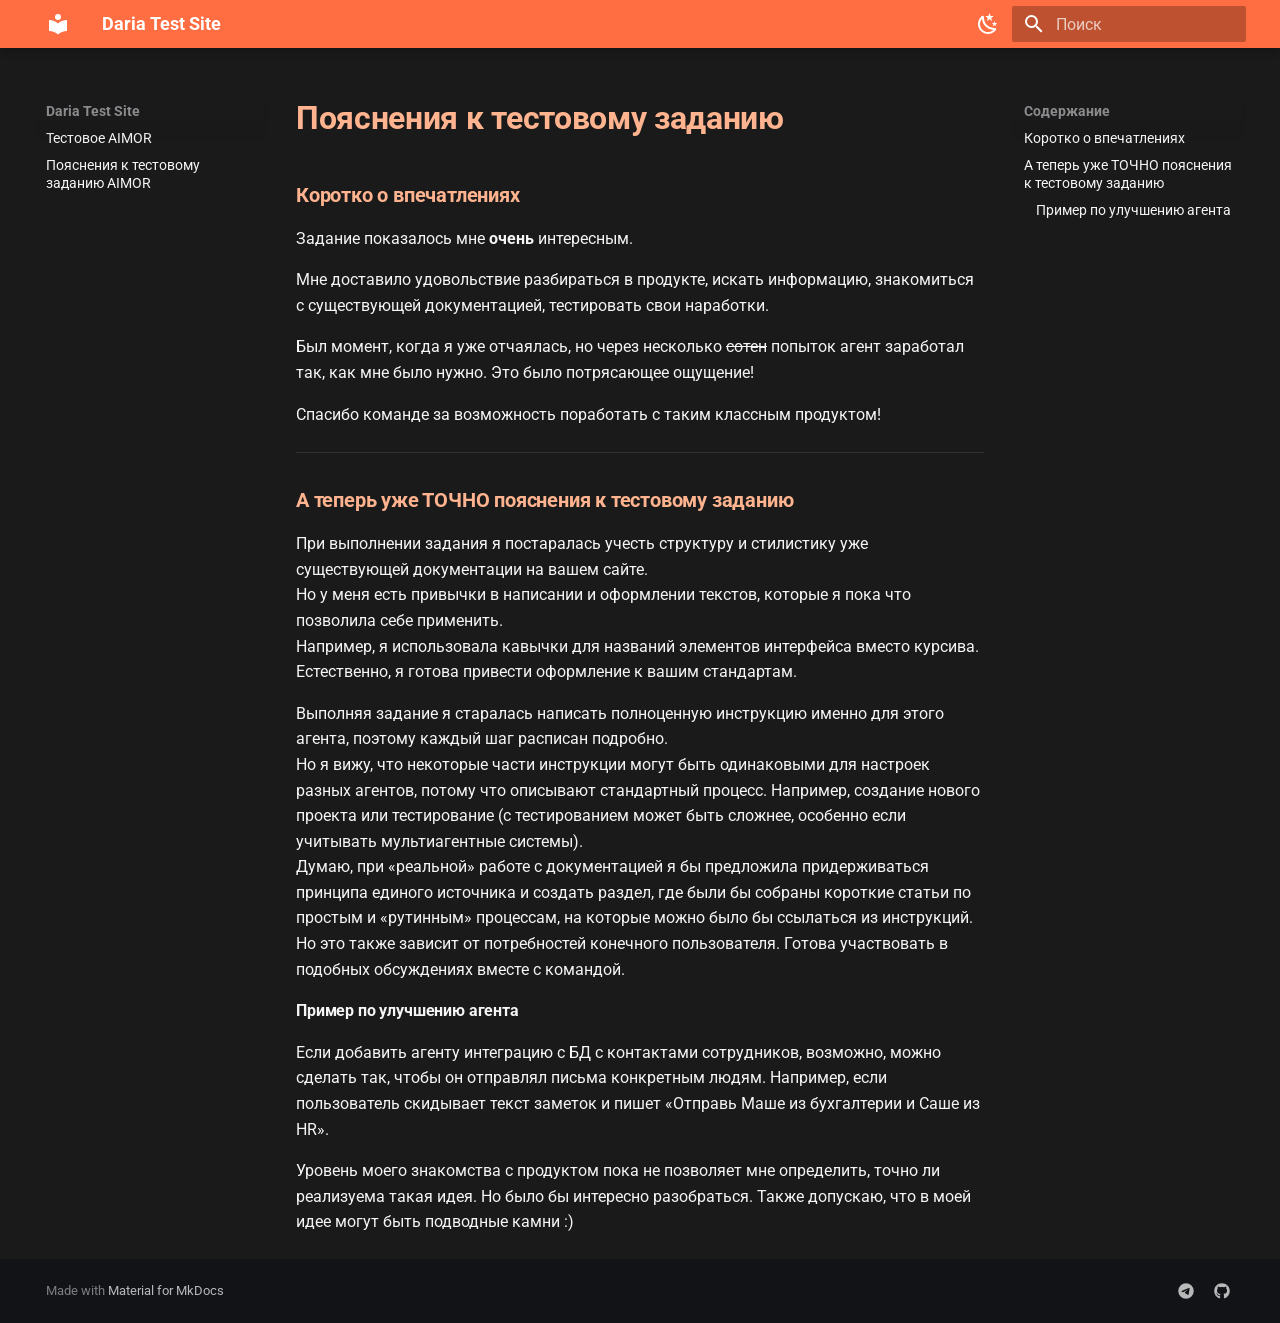
<file: index.html>
<!doctype html>
<html lang="ru" class="no-js">
  <head>
    
      <meta charset="utf-8">
      <meta name="viewport" content="width=device-width,initial-scale=1">
      
      
      
        <link rel="canonical" href="https://hyundaedo.github.io/dsnelyubova/">
      
      
      
      
        
      
      
      <link rel="icon" href="assets/images/favicon.png">
      <meta name="generator" content="mkdocs-1.6.1, mkdocs-material-9.8.1">
    
    
      
        <title>Daria Test Site</title>
      
    
    
      <link rel="stylesheet" href="assets/stylesheets/main.57a0d79d.min.css">
      
        
        <link rel="stylesheet" href="assets/stylesheets/palette.fb2fffe2.min.css">
      
      


    
    
      
    
    
      
        
        
        <link rel="preconnect" href="https://fonts.gstatic.com" crossorigin>
        <link rel="stylesheet" href="https://fonts.googleapis.com/css?family=Roboto:300,300i,400,400i,700,700i%7CRoboto+Mono:400,400i,700,700i&display=fallback">
        <style>:root{--md-text-font:"Roboto";--md-code-font:"Roboto Mono"}</style>
      
    
    
      <link rel="stylesheet" href="stylesheets/extra.css">
    
    <script>__md_scope=new URL(".",location),__md_hash=e=>[...e].reduce(((e,_)=>(e<<5)-e+_.charCodeAt(0)),0),__md_get=(e,_=localStorage,t=__md_scope)=>JSON.parse(_.getItem(t.pathname+"."+e)),__md_set=(e,_,t=localStorage,a=__md_scope)=>{try{t.setItem(a.pathname+"."+e,JSON.stringify(_))}catch(e){}}</script>
    
      

    
    
  </head>
  
  
    
    
      
    
    
    
    
    <body dir="ltr" data-md-color-scheme="slate" data-md-color-primary="deep-orange" data-md-color-accent="deep-orange">
  
    
    <input class="md-toggle" data-md-toggle="drawer" type="checkbox" id="__drawer" autocomplete="off">
    <input class="md-toggle" data-md-toggle="search" type="checkbox" id="__search" autocomplete="off">
    <label class="md-overlay" for="__drawer"></label>
    <div data-md-component="skip">
      
        
        <a href="#_1" class="md-skip">
          Перейти к содержанию
        </a>
      
    </div>
    <div data-md-component="announce">
      
    </div>
    
    
      

  

<header class="md-header md-header--shadow" data-md-component="header">
  <nav class="md-header__inner md-grid" aria-label="Верхний колонтитул">
    <a href="." title="Daria Test Site" class="md-header__button md-logo" aria-label="Daria Test Site" data-md-component="logo">
      
  
  <svg xmlns="http://www.w3.org/2000/svg" viewBox="0 0 24 24"><path d="M12 8a3 3 0 0 0 3-3 3 3 0 0 0-3-3 3 3 0 0 0-3 3 3 3 0 0 0 3 3m0 3.54C9.64 9.35 6.5 8 3 8v11c3.5 0 6.64 1.35 9 3.54 2.36-2.19 5.5-3.54 9-3.54V8c-3.5 0-6.64 1.35-9 3.54"/></svg>

    </a>
    <label class="md-header__button md-icon" for="__drawer">
      
      <svg xmlns="http://www.w3.org/2000/svg" viewBox="0 0 24 24"><path d="M3 6h18v2H3zm0 5h18v2H3zm0 5h18v2H3z"/></svg>
    </label>
    <div class="md-header__title" data-md-component="header-title">
      <div class="md-header__ellipsis">
        <div class="md-header__topic">
          <span class="md-ellipsis">
            Daria Test Site
          </span>
        </div>
        <div class="md-header__topic" data-md-component="header-topic">
          <span class="md-ellipsis">
            
              Пояснения к тестовому заданию
            
          </span>
        </div>
      </div>
    </div>
    
      
        <form class="md-header__option" data-md-component="palette">
  
    
    
    
    <input class="md-option" data-md-color-media="" data-md-color-scheme="slate" data-md-color-primary="deep-orange" data-md-color-accent="deep-orange"  aria-label="Перейти на светлую тему"  type="radio" name="__palette" id="__palette_0">
    
      <label class="md-header__button md-icon" title="Перейти на светлую тему" for="__palette_1" hidden>
        <svg xmlns="http://www.w3.org/2000/svg" viewBox="0 0 24 24"><path d="m17.75 4.09-2.53 1.94.91 3.06-2.63-1.81-2.63 1.81.91-3.06-2.53-1.94L12.44 4l1.06-3 1.06 3zm3.5 6.91-1.64 1.25.59 1.98-1.7-1.17-1.7 1.17.59-1.98L15.75 11l2.06-.05L18.5 9l.69 1.95zm-2.28 4.95c.83-.08 1.72 1.1 1.19 1.85-.32.45-.66.87-1.08 1.27C15.17 23 8.84 23 4.94 19.07c-3.91-3.9-3.91-10.24 0-14.14.4-.4.82-.76 1.27-1.08.75-.53 1.93.36 1.85 1.19-.27 2.86.69 5.83 2.89 8.02a9.96 9.96 0 0 0 8.02 2.89m-1.64 2.02a12.08 12.08 0 0 1-7.8-3.47c-2.17-2.19-3.33-5-3.49-7.82-2.81 3.14-2.7 7.96.31 10.98 3.02 3.01 7.84 3.12 10.98.31"/></svg>
      </label>
    
  
    
    
    
    <input class="md-option" data-md-color-media="" data-md-color-scheme="default" data-md-color-primary="deep-orange" data-md-color-accent="deep-orange"  aria-label="Перейти на темную тему"  type="radio" name="__palette" id="__palette_1">
    
      <label class="md-header__button md-icon" title="Перейти на темную тему" for="__palette_0" hidden>
        <svg xmlns="http://www.w3.org/2000/svg" viewBox="0 0 24 24"><path d="M12 7a5 5 0 0 1 5 5 5 5 0 0 1-5 5 5 5 0 0 1-5-5 5 5 0 0 1 5-5m0 2a3 3 0 0 0-3 3 3 3 0 0 0 3 3 3 3 0 0 0 3-3 3 3 0 0 0-3-3m0-7 2.39 3.42C13.65 5.15 12.84 5 12 5s-1.65.15-2.39.42zM3.34 7l4.16-.35A7.2 7.2 0 0 0 5.94 8.5c-.44.74-.69 1.5-.83 2.29zm.02 10 1.76-3.77a7.131 7.131 0 0 0 2.38 4.14zM20.65 7l-1.77 3.79a7.02 7.02 0 0 0-2.38-4.15zm-.01 10-4.14.36c.59-.51 1.12-1.14 1.54-1.86.42-.73.69-1.5.83-2.29zM12 22l-2.41-3.44c.74.27 1.55.44 2.41.44.82 0 1.63-.17 2.37-.44z"/></svg>
      </label>
    
  
</form>
      
    
    
      <script>var palette=__md_get("__palette");if(palette&&palette.color){if("(prefers-color-scheme)"===palette.color.media){var media=matchMedia("(prefers-color-scheme: light)"),input=document.querySelector(media.matches?"[data-md-color-media='(prefers-color-scheme: light)']":"[data-md-color-media='(prefers-color-scheme: dark)']");palette.color.media=input.getAttribute("data-md-color-media"),palette.color.scheme=input.getAttribute("data-md-color-scheme"),palette.color.primary=input.getAttribute("data-md-color-primary"),palette.color.accent=input.getAttribute("data-md-color-accent")}for(var[key,value]of Object.entries(palette.color))document.body.setAttribute("data-md-color-"+key,value)}</script>
    
    
    
      
      
        <label class="md-header__button md-icon" for="__search">
          
          <svg xmlns="http://www.w3.org/2000/svg" viewBox="0 0 24 24"><path d="M9.5 3A6.5 6.5 0 0 1 16 9.5c0 1.61-.59 3.09-1.56 4.23l.27.27h.79l5 5-1.5 1.5-5-5v-.79l-.27-.27A6.52 6.52 0 0 1 9.5 16 6.5 6.5 0 0 1 3 9.5 6.5 6.5 0 0 1 9.5 3m0 2C7 5 5 7 5 9.5S7 14 9.5 14 14 12 14 9.5 12 5 9.5 5"/></svg>
        </label>
        <div class="md-search" data-md-component="search" role="dialog">
  <label class="md-search__overlay" for="__search"></label>
  <div class="md-search__inner" role="search">
    <form class="md-search__form" name="search">
      <input type="text" class="md-search__input" name="query" aria-label="Поиск" placeholder="Поиск" autocapitalize="off" autocorrect="off" autocomplete="off" spellcheck="false" data-md-component="search-query" required>
      <label class="md-search__icon md-icon" for="__search">
        
        <svg xmlns="http://www.w3.org/2000/svg" viewBox="0 0 24 24"><path d="M9.5 3A6.5 6.5 0 0 1 16 9.5c0 1.61-.59 3.09-1.56 4.23l.27.27h.79l5 5-1.5 1.5-5-5v-.79l-.27-.27A6.52 6.52 0 0 1 9.5 16 6.5 6.5 0 0 1 3 9.5 6.5 6.5 0 0 1 9.5 3m0 2C7 5 5 7 5 9.5S7 14 9.5 14 14 12 14 9.5 12 5 9.5 5"/></svg>
        
        <svg xmlns="http://www.w3.org/2000/svg" viewBox="0 0 24 24"><path d="M20 11v2H8l5.5 5.5-1.42 1.42L4.16 12l7.92-7.92L13.5 5.5 8 11z"/></svg>
      </label>
      <nav class="md-search__options" aria-label="Поиск">
        
        <button type="reset" class="md-search__icon md-icon" title="Очистить" aria-label="Очистить" tabindex="-1">
          
          <svg xmlns="http://www.w3.org/2000/svg" viewBox="0 0 24 24"><path d="M19 6.41 17.59 5 12 10.59 6.41 5 5 6.41 10.59 12 5 17.59 6.41 19 12 13.41 17.59 19 19 17.59 13.41 12z"/></svg>
        </button>
      </nav>
      
    </form>
    <div class="md-search__output">
      <div class="md-search__scrollwrap" tabindex="0" data-md-scrollfix>
        <div class="md-search-result" data-md-component="search-result">
          <div class="md-search-result__meta">
            Инициализация поиска
          </div>
          <ol class="md-search-result__list" role="presentation"></ol>
        </div>
      </div>
    </div>
  </div>
</div>
      
    
    
  </nav>
  
</header>
    
    <div class="md-container" data-md-component="container">
      
      
        
          
        
      
      <main class="md-main" data-md-component="main">
        <div class="md-main__inner md-grid">
          
            
              
              <div class="md-sidebar md-sidebar--primary" data-md-component="sidebar" data-md-type="navigation" >
                <div class="md-sidebar__scrollwrap">
                  <div class="md-sidebar__inner">
                    



<nav class="md-nav md-nav--primary" aria-label="Навигация" data-md-level="0">
  <label class="md-nav__title" for="__drawer">
    <a href="." title="Daria Test Site" class="md-nav__button md-logo" aria-label="Daria Test Site" data-md-component="logo">
      
  
  <svg xmlns="http://www.w3.org/2000/svg" viewBox="0 0 24 24"><path d="M12 8a3 3 0 0 0 3-3 3 3 0 0 0-3-3 3 3 0 0 0-3 3 3 3 0 0 0 3 3m0 3.54C9.64 9.35 6.5 8 3 8v11c3.5 0 6.64 1.35 9 3.54 2.36-2.19 5.5-3.54 9-3.54V8c-3.5 0-6.64 1.35-9 3.54"/></svg>

    </a>
    Daria Test Site
  </label>
  
  <ul class="md-nav__list" data-md-scrollfix>
    
      
      
  
  
  
  
    <li class="md-nav__item">
      <a href="aimor_test/" class="md-nav__link">
        
  
  
  <span class="md-ellipsis">
    
  
    Тестовое AIMOR
  

    
  </span>
  
  

      </a>
    </li>
  

    
      
      
  
  
  
  
    <li class="md-nav__item">
      <a href="aimor_comm/" class="md-nav__link">
        
  
  
  <span class="md-ellipsis">
    
  
    Пояснения к тестовому заданию AIMOR
  

    
  </span>
  
  

      </a>
    </li>
  

    
  </ul>
</nav>
                  </div>
                </div>
              </div>
            
            
              
              <div class="md-sidebar md-sidebar--secondary" data-md-component="sidebar" data-md-type="toc" >
                <div class="md-sidebar__scrollwrap">
                  <div class="md-sidebar__inner">
                    

<nav class="md-nav md-nav--secondary" aria-label="Содержание">
  
  
  
    
  
  
    <label class="md-nav__title" for="__toc">
      <span class="md-nav__icon md-icon"></span>
      Содержание
    </label>
    <ul class="md-nav__list" data-md-component="toc" data-md-scrollfix>
      
        <li class="md-nav__item">
  <a href="#_2" class="md-nav__link">
    <span class="md-ellipsis">
      
        Коротко о впечатлениях
      
    </span>
  </a>
  
</li>
      
        <li class="md-nav__item">
  <a href="#_3" class="md-nav__link">
    <span class="md-ellipsis">
      
        А теперь уже ТОЧНО пояснения к тестовому заданию
      
    </span>
  </a>
  
    <nav class="md-nav" aria-label="А теперь уже ТОЧНО пояснения к тестовому заданию">
      <ul class="md-nav__list">
        
          <li class="md-nav__item">
  <a href="#_4" class="md-nav__link">
    <span class="md-ellipsis">
      
        Пример по улучшению агента
      
    </span>
  </a>
  
</li>
        
      </ul>
    </nav>
  
</li>
      
    </ul>
  
</nav>
                  </div>
                </div>
              </div>
            
          
          
            <div class="md-content" data-md-component="content">
              
              <article class="md-content__inner md-typeset">
                
                  



<h1 id="_1"><strong>Пояснения к тестовому заданию</strong></h1>
<div>
<h3 id="_2"><strong>Коротко о впечатлениях</strong></h3>
<p>Задание показалось мне <strong>очень</strong> интересным.</p>
<p>Мне доставило удовольствие разбираться в продукте, искать информацию, знакомиться с существующей документацией, тестировать свои наработки.</p>
<p>Был момент, когда я уже отчаялась, но через несколько <del>сотен</del> попыток агент заработал так, как мне было нужно. Это было потрясающее ощущение!</p>
<p>Спасибо команде за возможность поработать с таким классным продуктом!</p>
<hr />
<h3 id="_3"><strong>А теперь уже ТОЧНО пояснения к тестовому заданию</strong></h3>
<p>При выполнении задания я постаралась учесть структуру и стилистику уже существующей документации на вашем сайте.<br />
Но у меня есть привычки в написании и оформлении текстов, которые я пока что позволила себе применить.<br />
Например, я использовала кавычки для названий элементов интерфейса вместо курсива.
Естественно, я готова привести оформление к вашим стандартам.</p>
<p>Выполняя задание я старалась написать полноценную инструкцию именно для этого агента, поэтому каждый шаг расписан подробно.<br />
Но я вижу, что некоторые части инструкции могут быть одинаковыми для настроек разных агентов, потому что описывают стандартный процесс. Например, создание нового проекта или тестирование (с тестированием может быть сложнее, особенно если учитывать мультиагентные системы).<br />
Думаю, при «реальной» работе с документацией я бы предложила придерживаться принципа единого источника и создать раздел, где были бы собраны короткие статьи по простым и «рутинным» процессам, на которые можно было бы ссылаться из инструкций. Но это также зависит от потребностей конечного пользователя. Готова участвовать в подобных обсуждениях вместе с командой.  </p>
<h4 id="_4"><strong>Пример по улучшению агента</strong></h4>
<p>Если добавить агенту интеграцию с БД с контактами сотрудников, возможно, можно сделать так, чтобы он отправлял письма конкретным людям. Например, если пользователь скидывает текст заметок и пишет «Отправь Маше из бухгалтерии и Саше из HR».</p>
<p>Уровень моего знакомства с продуктом пока не позволяет мне определить, точно ли реализуема такая идея. Но было бы интересно разобраться. Также допускаю, что в моей идее могут быть подводные камни :) </p>
</div>












                
              </article>
            </div>
          
          
<script>var target=document.getElementById(location.hash.slice(1));target&&target.name&&(target.checked=target.name.startsWith("__tabbed_"))</script>
        </div>
        
      </main>
      
        <footer class="md-footer">
  
  <div class="md-footer-meta md-typeset">
    <div class="md-footer-meta__inner md-grid">
      <div class="md-copyright">
  
  
    Made with
    <a href="https://squidfunk.github.io/mkdocs-material/" target="_blank" rel="noopener">
      Material for MkDocs
    </a>
  
</div>
      
        
<div class="md-social">
  
    
    
    
    
      
      
    
    <a href="https://t.me/your_username" target="_blank" rel="noopener" title="t.me" class="md-social__link">
      <svg xmlns="http://www.w3.org/2000/svg" viewBox="0 0 512 512"><!--! Font Awesome Free 7.1.0 by @fontawesome - https://fontawesome.com License - https://fontawesome.com/license/free (Icons: CC BY 4.0, Fonts: SIL OFL 1.1, Code: MIT License) Copyright 2025 Fonticons, Inc.--><path d="M256 8a248 248 0 1 0 0 496 248 248 0 1 0 0-496m115 168.7c-3.7 39.2-19.9 134.4-28.1 178.3-3.5 18.6-10.3 24.8-16.9 25.4-14.4 1.3-25.3-9.5-39.3-18.7-21.8-14.3-34.2-23.2-55.3-37.2-24.5-16.1-8.6-25 5.3-39.5 3.7-3.8 67.1-61.5 68.3-66.7.2-.7.3-3.1-1.2-4.4s-3.6-.8-5.1-.5c-2.2.5-37.1 23.5-104.6 69.1-9.9 6.8-18.9 10.1-26.9 9.9-8.9-.2-25.9-5-38.6-9.1-15.5-5-27.9-7.7-26.8-16.3.6-4.5 6.7-9 18.4-13.7 72.3-31.5 120.5-52.3 144.6-62.3 68.9-28.6 83.2-33.6 92.5-33.8 2.1 0 6.6.5 9.6 2.9 2 1.7 3.2 4.1 3.5 6.7.5 3.2.6 6.5.4 9.8z"/></svg>
    </a>
  
    
    
    
    
      
      
    
    <a href="https://github.com/your_username" target="_blank" rel="noopener" title="github.com" class="md-social__link">
      <svg xmlns="http://www.w3.org/2000/svg" viewBox="0 0 512 512"><!--! Font Awesome Free 7.1.0 by @fontawesome - https://fontawesome.com License - https://fontawesome.com/license/free (Icons: CC BY 4.0, Fonts: SIL OFL 1.1, Code: MIT License) Copyright 2025 Fonticons, Inc.--><path d="M173.9 397.4c0 2-2.3 3.6-5.2 3.6-3.3.3-5.6-1.3-5.6-3.6 0-2 2.3-3.6 5.2-3.6 3-.3 5.6 1.3 5.6 3.6m-31.1-4.5c-.7 2 1.3 4.3 4.3 4.9 2.6 1 5.6 0 6.2-2s-1.3-4.3-4.3-5.2c-2.6-.7-5.5.3-6.2 2.3m44.2-1.7c-2.9.7-4.9 2.6-4.6 4.9.3 2 2.9 3.3 5.9 2.6 2.9-.7 4.9-2.6 4.6-4.6-.3-1.9-3-3.2-5.9-2.9M252.8 8C114.1 8 8 113.3 8 252c0 110.9 69.8 205.8 169.5 239.2 12.8 2.3 17.3-5.6 17.3-12.1 0-6.2-.3-40.4-.3-61.4 0 0-70 15-84.7-29.8 0 0-11.4-29.1-27.8-36.6 0 0-22.9-15.7 1.6-15.4 0 0 24.9 2 38.6 25.8 21.9 38.6 58.6 27.5 72.9 20.9 2.3-16 8.8-27.1 16-33.7-55.9-6.2-112.3-14.3-112.3-110.5 0-27.5 7.6-41.3 23.6-58.9-2.6-6.5-11.1-33.3 2.6-67.9 20.9-6.5 69 27 69 27 20-5.6 41.5-8.5 62.8-8.5s42.8 2.9 62.8 8.5c0 0 48.1-33.6 69-27 13.7 34.7 5.2 61.4 2.6 67.9 16 17.7 25.8 31.5 25.8 58.9 0 96.5-58.9 104.2-114.8 110.5 9.2 7.9 17 22.9 17 46.4 0 33.7-.3 75.4-.3 83.6 0 6.5 4.6 14.4 17.3 12.1C436.2 457.8 504 362.9 504 252 504 113.3 391.5 8 252.8 8M105.2 352.9c-1.3 1-1 3.3.7 5.2 1.6 1.6 3.9 2.3 5.2 1 1.3-1 1-3.3-.7-5.2-1.6-1.6-3.9-2.3-5.2-1m-10.8-8.1c-.7 1.3.3 2.9 2.3 3.9 1.6 1 3.6.7 4.3-.7.7-1.3-.3-2.9-2.3-3.9-2-.6-3.6-.3-4.3.7m32.4 35.6c-1.6 1.3-1 4.3 1.3 6.2 2.3 2.3 5.2 2.6 6.5 1 1.3-1.3.7-4.3-1.3-6.2-2.2-2.3-5.2-2.6-6.5-1m-11.4-14.7c-1.6 1-1.6 3.6 0 5.9s4.3 3.3 5.6 2.3c1.6-1.3 1.6-3.9 0-6.2-1.4-2.3-4-3.3-5.6-2"/></svg>
    </a>
  
</div>
      
    </div>
  </div>
</footer>
      
    </div>
    <div class="md-dialog" data-md-component="dialog">
      <div class="md-dialog__inner md-typeset"></div>
    </div>
    
    
    
      
      
      <script id="__config" type="application/json">{"annotate": null, "base": ".", "features": ["navigation.sections", "content.code.copy", "content.tooltips"], "search": "assets/javascripts/workers/search.a7633da7.min.js", "tags": null, "translations": {"clipboard.copied": "\u0421\u043a\u043e\u043f\u0438\u0440\u043e\u0432\u0430\u043d\u043e \u0432 \u0431\u0443\u0444\u0435\u0440", "clipboard.copy": "\u041a\u043e\u043f\u0438\u0440\u043e\u0432\u0430\u0442\u044c \u0432 \u0431\u0443\u0444\u0435\u0440", "search.result.more.one": "\u0415\u0449\u0451 1 \u043d\u0430 \u044d\u0442\u043e\u0439 \u0441\u0442\u0440\u0430\u043d\u0438\u0446\u0435", "search.result.more.other": "\u0415\u0449\u0451 # \u043d\u0430 \u044d\u0442\u043e\u0439 \u0441\u0442\u0440\u0430\u043d\u0438\u0446\u0435", "search.result.none": "\u0421\u043e\u0432\u043f\u0430\u0434\u0435\u043d\u0438\u0439 \u043d\u0435 \u043d\u0430\u0439\u0434\u0435\u043d\u043e", "search.result.one": "\u041d\u0430\u0439\u0434\u0435\u043d\u043e 1 \u0441\u043e\u0432\u043f\u0430\u0434\u0435\u043d\u0438\u0435", "search.result.other": "\u041d\u0430\u0439\u0434\u0435\u043d\u043e \u0441\u043e\u0432\u043f\u0430\u0434\u0435\u043d\u0438\u0439: #", "search.result.placeholder": "\u041d\u0430\u0447\u043d\u0438\u0442\u0435 \u043f\u0435\u0447\u0430\u0442\u0430\u0442\u044c \u0434\u043b\u044f \u043f\u043e\u0438\u0441\u043a\u0430", "search.result.term.missing": "\u041e\u0442\u0441\u0443\u0442\u0441\u0442\u0432\u0443\u0435\u0442", "select.version": "\u0412\u044b\u0431\u0435\u0440\u0438\u0442\u0435 \u0432\u0435\u0440\u0441\u0438\u044e"}, "version": null}</script>
    
    
      <script src="assets/javascripts/bundle.a5f9d56c.min.js"></script>
      
    
  </body>
</html>
</file>
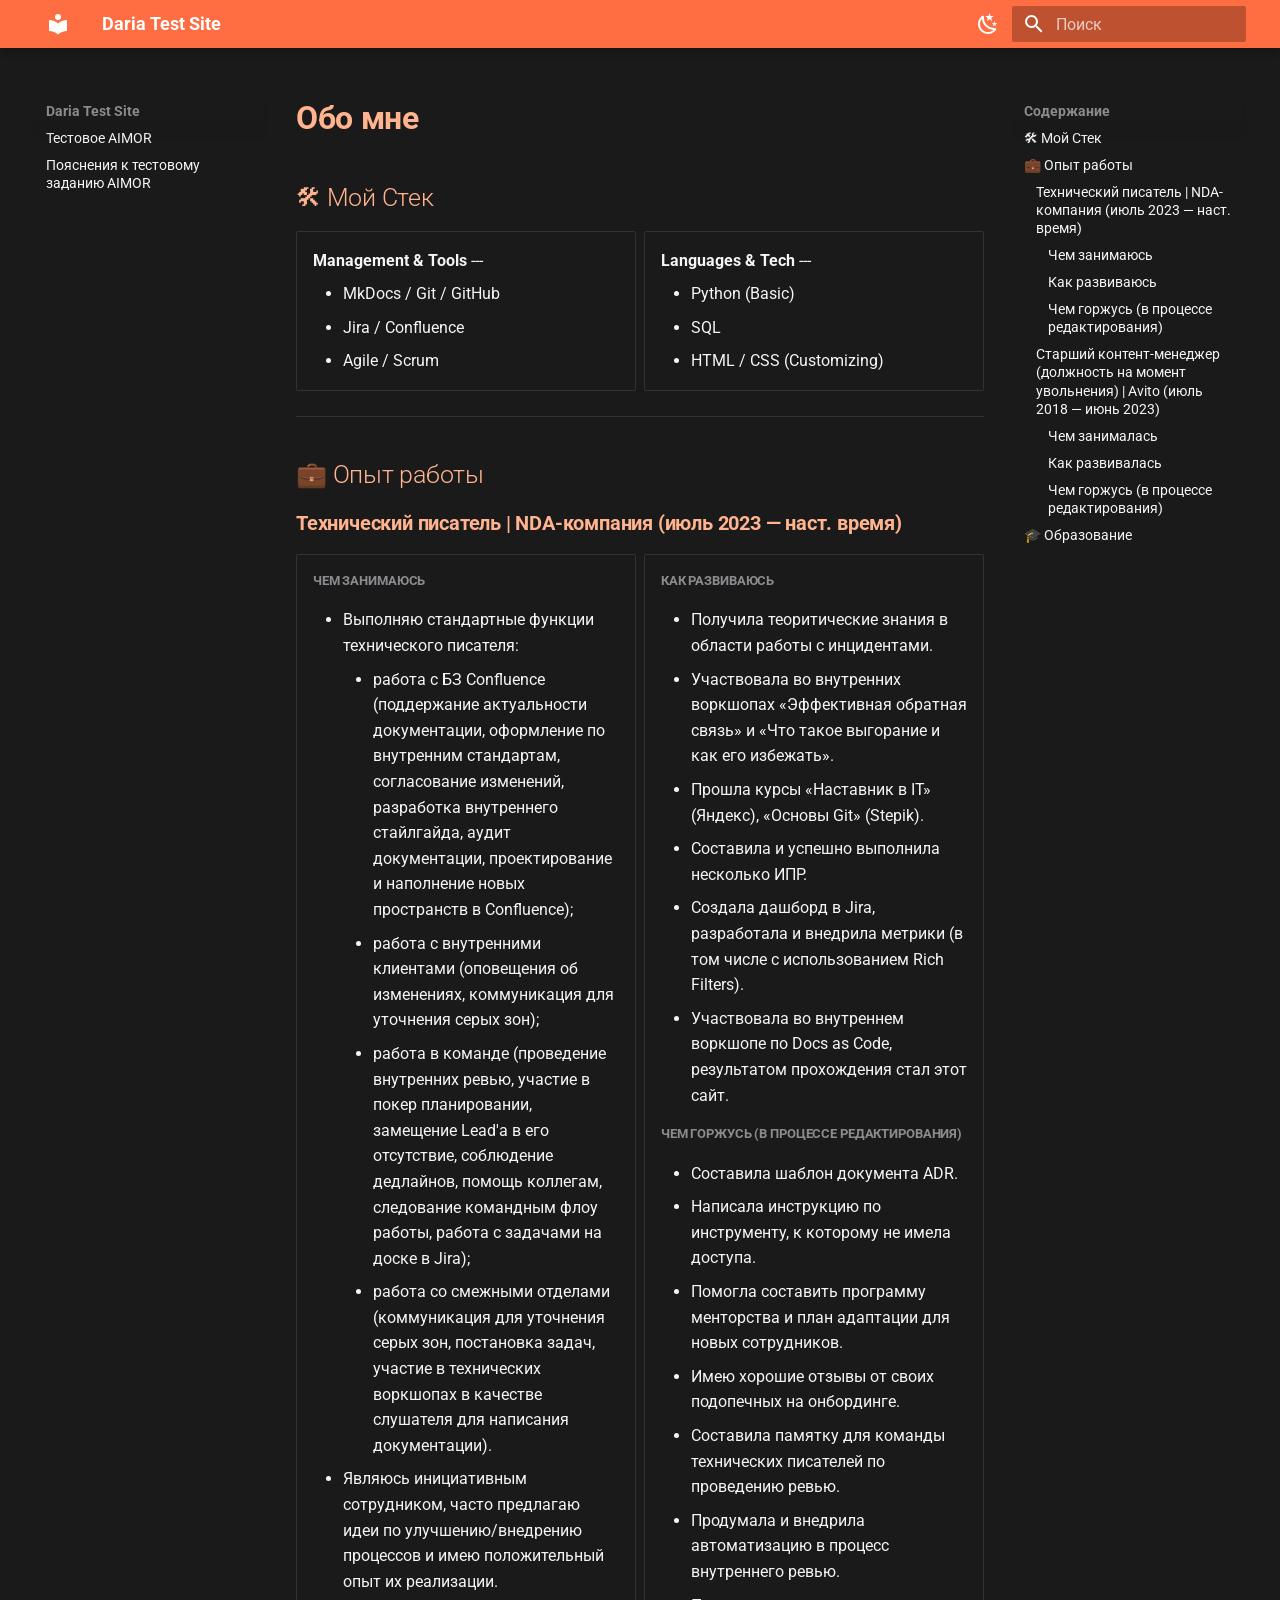
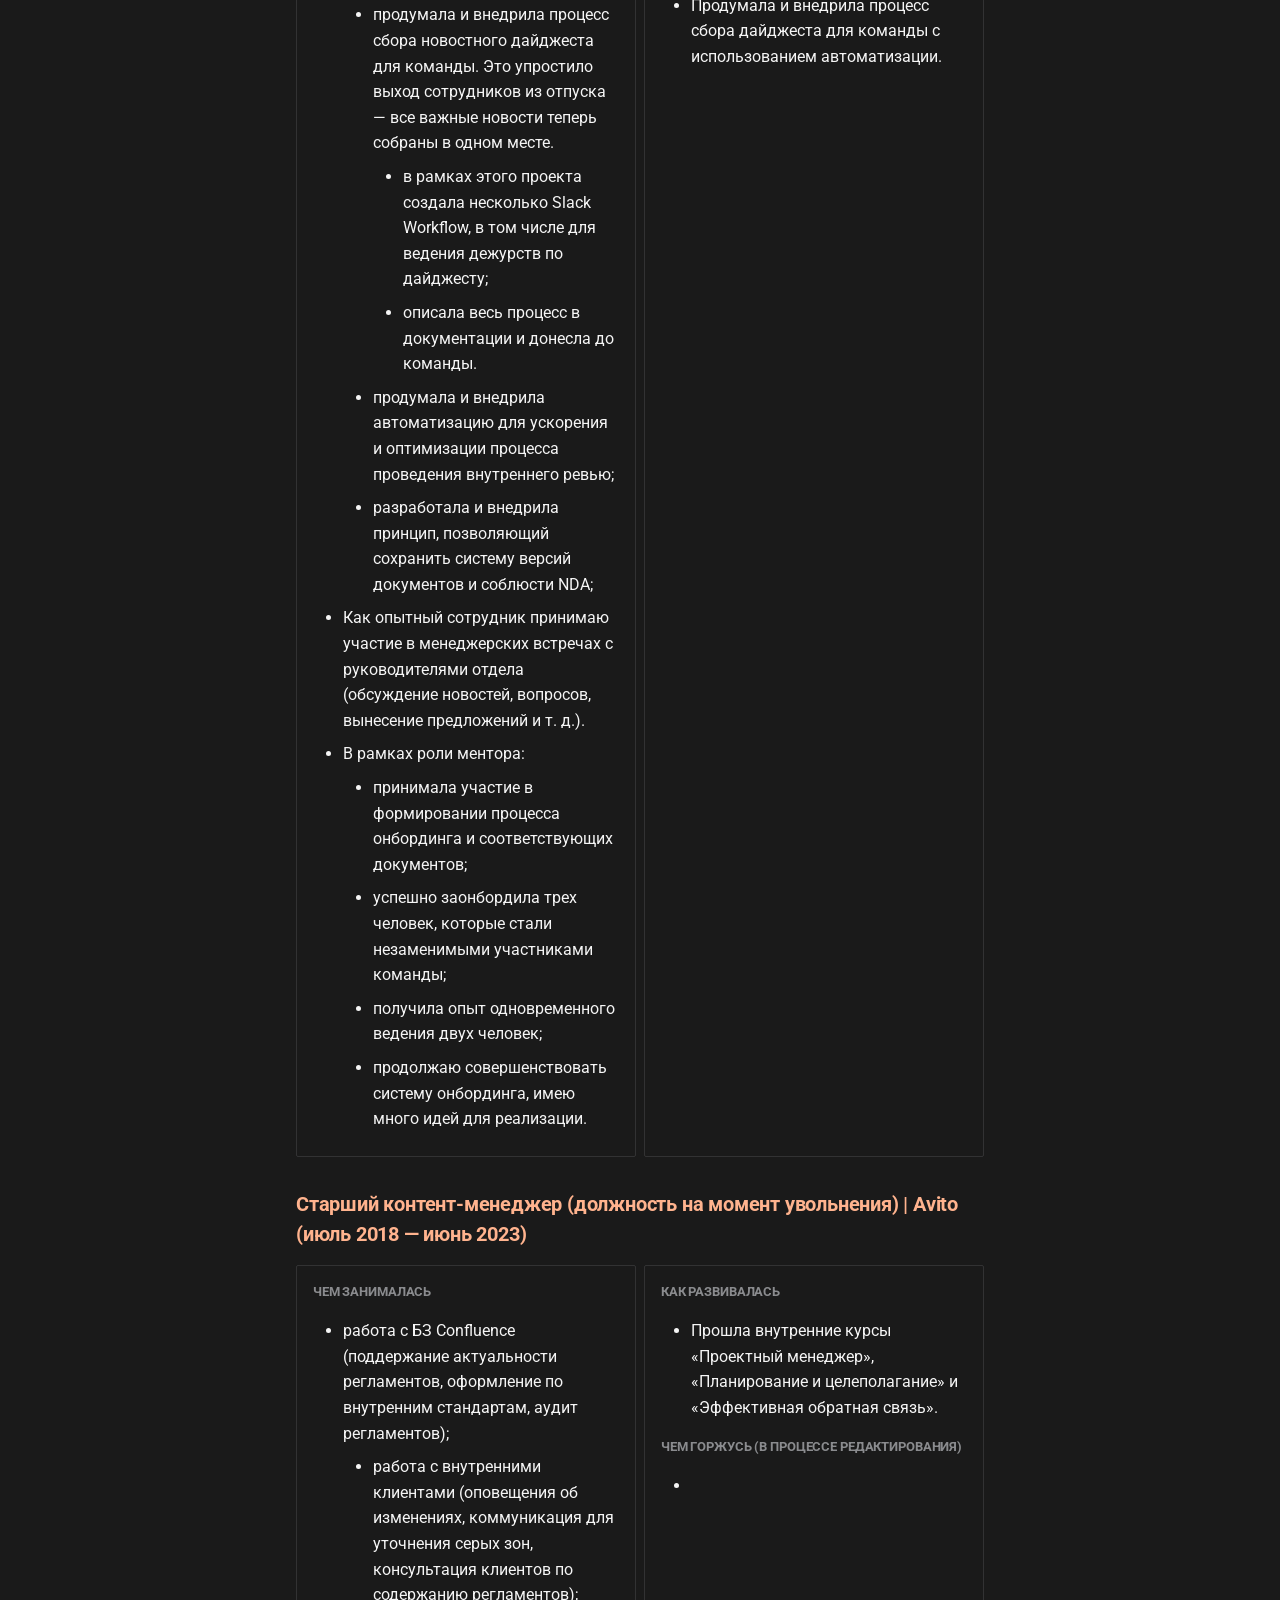
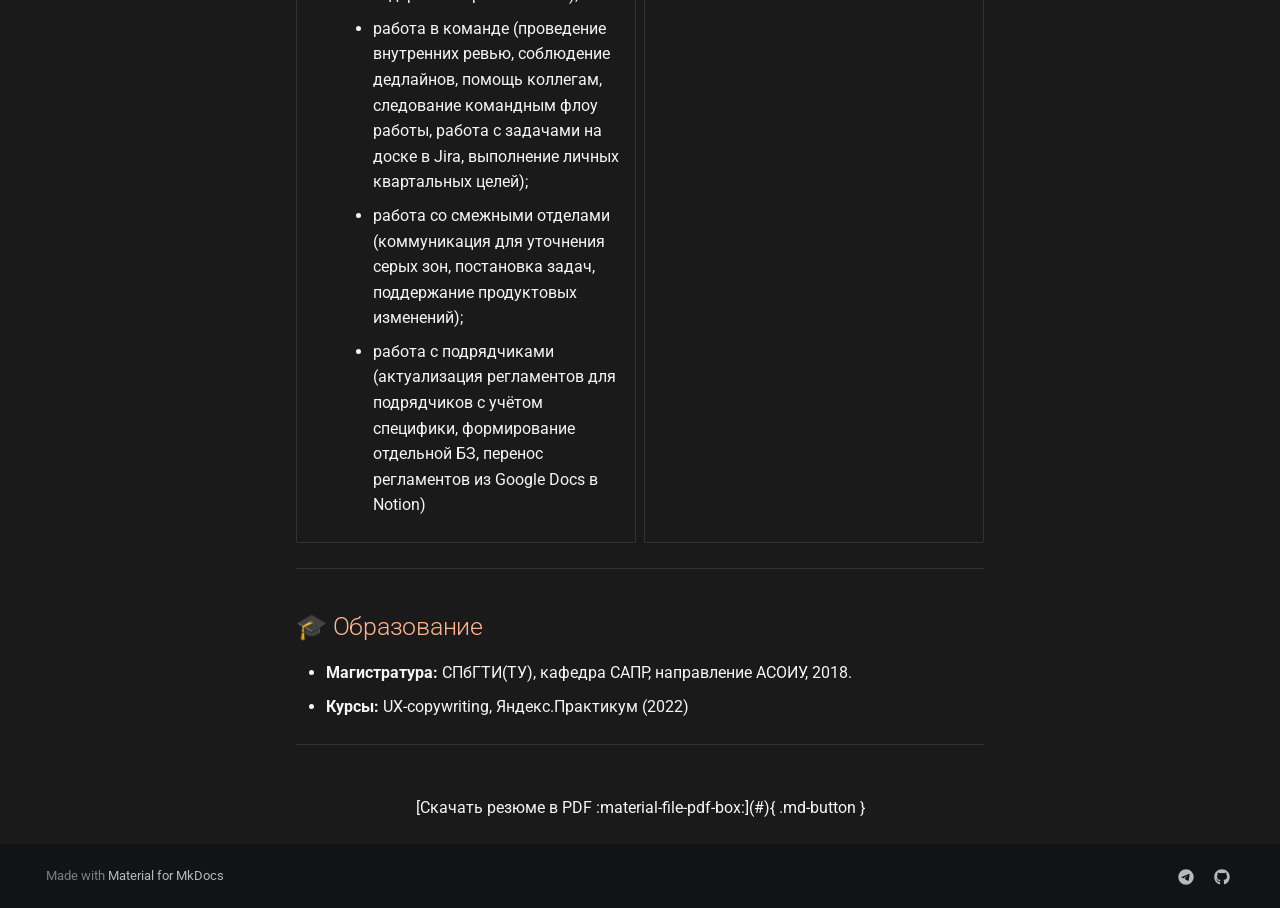
<file: about/index.html>
<!doctype html>
<html lang="ru" class="no-js">
  <head>
    
      <meta charset="utf-8">
      <meta name="viewport" content="width=device-width,initial-scale=1">
      
      
      
        <link rel="canonical" href="https://hyundaedo.github.io/dsnelyubova/about/">
      
      
      
      
        
      
      
      <link rel="icon" href="../assets/images/favicon.png">
      <meta name="generator" content="mkdocs-1.6.1, mkdocs-material-9.8.1">
    
    
      
        <title>Обо мне - Daria Test Site</title>
      
    
    
      <link rel="stylesheet" href="../assets/stylesheets/main.57a0d79d.min.css">
      
        
        <link rel="stylesheet" href="../assets/stylesheets/palette.fb2fffe2.min.css">
      
      


    
    
      
    
    
      
        
        
        <link rel="preconnect" href="https://fonts.gstatic.com" crossorigin>
        <link rel="stylesheet" href="https://fonts.googleapis.com/css?family=Roboto:300,300i,400,400i,700,700i%7CRoboto+Mono:400,400i,700,700i&display=fallback">
        <style>:root{--md-text-font:"Roboto";--md-code-font:"Roboto Mono"}</style>
      
    
    
      <link rel="stylesheet" href="../stylesheets/extra.css">
    
    <script>__md_scope=new URL("..",location),__md_hash=e=>[...e].reduce(((e,_)=>(e<<5)-e+_.charCodeAt(0)),0),__md_get=(e,_=localStorage,t=__md_scope)=>JSON.parse(_.getItem(t.pathname+"."+e)),__md_set=(e,_,t=localStorage,a=__md_scope)=>{try{t.setItem(a.pathname+"."+e,JSON.stringify(_))}catch(e){}}</script>
    
      

    
    
  </head>
  
  
    
    
      
    
    
    
    
    <body dir="ltr" data-md-color-scheme="slate" data-md-color-primary="deep-orange" data-md-color-accent="deep-orange">
  
    
    <input class="md-toggle" data-md-toggle="drawer" type="checkbox" id="__drawer" autocomplete="off">
    <input class="md-toggle" data-md-toggle="search" type="checkbox" id="__search" autocomplete="off">
    <label class="md-overlay" for="__drawer"></label>
    <div data-md-component="skip">
      
        
        <a href="#_1" class="md-skip">
          Перейти к содержанию
        </a>
      
    </div>
    <div data-md-component="announce">
      
    </div>
    
    
      

  

<header class="md-header md-header--shadow" data-md-component="header">
  <nav class="md-header__inner md-grid" aria-label="Верхний колонтитул">
    <a href=".." title="Daria Test Site" class="md-header__button md-logo" aria-label="Daria Test Site" data-md-component="logo">
      
  
  <svg xmlns="http://www.w3.org/2000/svg" viewBox="0 0 24 24"><path d="M12 8a3 3 0 0 0 3-3 3 3 0 0 0-3-3 3 3 0 0 0-3 3 3 3 0 0 0 3 3m0 3.54C9.64 9.35 6.5 8 3 8v11c3.5 0 6.64 1.35 9 3.54 2.36-2.19 5.5-3.54 9-3.54V8c-3.5 0-6.64 1.35-9 3.54"/></svg>

    </a>
    <label class="md-header__button md-icon" for="__drawer">
      
      <svg xmlns="http://www.w3.org/2000/svg" viewBox="0 0 24 24"><path d="M3 6h18v2H3zm0 5h18v2H3zm0 5h18v2H3z"/></svg>
    </label>
    <div class="md-header__title" data-md-component="header-title">
      <div class="md-header__ellipsis">
        <div class="md-header__topic">
          <span class="md-ellipsis">
            Daria Test Site
          </span>
        </div>
        <div class="md-header__topic" data-md-component="header-topic">
          <span class="md-ellipsis">
            
              Обо мне
            
          </span>
        </div>
      </div>
    </div>
    
      
        <form class="md-header__option" data-md-component="palette">
  
    
    
    
    <input class="md-option" data-md-color-media="" data-md-color-scheme="slate" data-md-color-primary="deep-orange" data-md-color-accent="deep-orange"  aria-label="Перейти на светлую тему"  type="radio" name="__palette" id="__palette_0">
    
      <label class="md-header__button md-icon" title="Перейти на светлую тему" for="__palette_1" hidden>
        <svg xmlns="http://www.w3.org/2000/svg" viewBox="0 0 24 24"><path d="m17.75 4.09-2.53 1.94.91 3.06-2.63-1.81-2.63 1.81.91-3.06-2.53-1.94L12.44 4l1.06-3 1.06 3zm3.5 6.91-1.64 1.25.59 1.98-1.7-1.17-1.7 1.17.59-1.98L15.75 11l2.06-.05L18.5 9l.69 1.95zm-2.28 4.95c.83-.08 1.72 1.1 1.19 1.85-.32.45-.66.87-1.08 1.27C15.17 23 8.84 23 4.94 19.07c-3.91-3.9-3.91-10.24 0-14.14.4-.4.82-.76 1.27-1.08.75-.53 1.93.36 1.85 1.19-.27 2.86.69 5.83 2.89 8.02a9.96 9.96 0 0 0 8.02 2.89m-1.64 2.02a12.08 12.08 0 0 1-7.8-3.47c-2.17-2.19-3.33-5-3.49-7.82-2.81 3.14-2.7 7.96.31 10.98 3.02 3.01 7.84 3.12 10.98.31"/></svg>
      </label>
    
  
    
    
    
    <input class="md-option" data-md-color-media="" data-md-color-scheme="default" data-md-color-primary="deep-orange" data-md-color-accent="deep-orange"  aria-label="Перейти на темную тему"  type="radio" name="__palette" id="__palette_1">
    
      <label class="md-header__button md-icon" title="Перейти на темную тему" for="__palette_0" hidden>
        <svg xmlns="http://www.w3.org/2000/svg" viewBox="0 0 24 24"><path d="M12 7a5 5 0 0 1 5 5 5 5 0 0 1-5 5 5 5 0 0 1-5-5 5 5 0 0 1 5-5m0 2a3 3 0 0 0-3 3 3 3 0 0 0 3 3 3 3 0 0 0 3-3 3 3 0 0 0-3-3m0-7 2.39 3.42C13.65 5.15 12.84 5 12 5s-1.65.15-2.39.42zM3.34 7l4.16-.35A7.2 7.2 0 0 0 5.94 8.5c-.44.74-.69 1.5-.83 2.29zm.02 10 1.76-3.77a7.131 7.131 0 0 0 2.38 4.14zM20.65 7l-1.77 3.79a7.02 7.02 0 0 0-2.38-4.15zm-.01 10-4.14.36c.59-.51 1.12-1.14 1.54-1.86.42-.73.69-1.5.83-2.29zM12 22l-2.41-3.44c.74.27 1.55.44 2.41.44.82 0 1.63-.17 2.37-.44z"/></svg>
      </label>
    
  
</form>
      
    
    
      <script>var palette=__md_get("__palette");if(palette&&palette.color){if("(prefers-color-scheme)"===palette.color.media){var media=matchMedia("(prefers-color-scheme: light)"),input=document.querySelector(media.matches?"[data-md-color-media='(prefers-color-scheme: light)']":"[data-md-color-media='(prefers-color-scheme: dark)']");palette.color.media=input.getAttribute("data-md-color-media"),palette.color.scheme=input.getAttribute("data-md-color-scheme"),palette.color.primary=input.getAttribute("data-md-color-primary"),palette.color.accent=input.getAttribute("data-md-color-accent")}for(var[key,value]of Object.entries(palette.color))document.body.setAttribute("data-md-color-"+key,value)}</script>
    
    
    
      
      
        <label class="md-header__button md-icon" for="__search">
          
          <svg xmlns="http://www.w3.org/2000/svg" viewBox="0 0 24 24"><path d="M9.5 3A6.5 6.5 0 0 1 16 9.5c0 1.61-.59 3.09-1.56 4.23l.27.27h.79l5 5-1.5 1.5-5-5v-.79l-.27-.27A6.52 6.52 0 0 1 9.5 16 6.5 6.5 0 0 1 3 9.5 6.5 6.5 0 0 1 9.5 3m0 2C7 5 5 7 5 9.5S7 14 9.5 14 14 12 14 9.5 12 5 9.5 5"/></svg>
        </label>
        <div class="md-search" data-md-component="search" role="dialog">
  <label class="md-search__overlay" for="__search"></label>
  <div class="md-search__inner" role="search">
    <form class="md-search__form" name="search">
      <input type="text" class="md-search__input" name="query" aria-label="Поиск" placeholder="Поиск" autocapitalize="off" autocorrect="off" autocomplete="off" spellcheck="false" data-md-component="search-query" required>
      <label class="md-search__icon md-icon" for="__search">
        
        <svg xmlns="http://www.w3.org/2000/svg" viewBox="0 0 24 24"><path d="M9.5 3A6.5 6.5 0 0 1 16 9.5c0 1.61-.59 3.09-1.56 4.23l.27.27h.79l5 5-1.5 1.5-5-5v-.79l-.27-.27A6.52 6.52 0 0 1 9.5 16 6.5 6.5 0 0 1 3 9.5 6.5 6.5 0 0 1 9.5 3m0 2C7 5 5 7 5 9.5S7 14 9.5 14 14 12 14 9.5 12 5 9.5 5"/></svg>
        
        <svg xmlns="http://www.w3.org/2000/svg" viewBox="0 0 24 24"><path d="M20 11v2H8l5.5 5.5-1.42 1.42L4.16 12l7.92-7.92L13.5 5.5 8 11z"/></svg>
      </label>
      <nav class="md-search__options" aria-label="Поиск">
        
        <button type="reset" class="md-search__icon md-icon" title="Очистить" aria-label="Очистить" tabindex="-1">
          
          <svg xmlns="http://www.w3.org/2000/svg" viewBox="0 0 24 24"><path d="M19 6.41 17.59 5 12 10.59 6.41 5 5 6.41 10.59 12 5 17.59 6.41 19 12 13.41 17.59 19 19 17.59 13.41 12z"/></svg>
        </button>
      </nav>
      
    </form>
    <div class="md-search__output">
      <div class="md-search__scrollwrap" tabindex="0" data-md-scrollfix>
        <div class="md-search-result" data-md-component="search-result">
          <div class="md-search-result__meta">
            Инициализация поиска
          </div>
          <ol class="md-search-result__list" role="presentation"></ol>
        </div>
      </div>
    </div>
  </div>
</div>
      
    
    
  </nav>
  
</header>
    
    <div class="md-container" data-md-component="container">
      
      
        
          
        
      
      <main class="md-main" data-md-component="main">
        <div class="md-main__inner md-grid">
          
            
              
              <div class="md-sidebar md-sidebar--primary" data-md-component="sidebar" data-md-type="navigation" >
                <div class="md-sidebar__scrollwrap">
                  <div class="md-sidebar__inner">
                    



<nav class="md-nav md-nav--primary" aria-label="Навигация" data-md-level="0">
  <label class="md-nav__title" for="__drawer">
    <a href=".." title="Daria Test Site" class="md-nav__button md-logo" aria-label="Daria Test Site" data-md-component="logo">
      
  
  <svg xmlns="http://www.w3.org/2000/svg" viewBox="0 0 24 24"><path d="M12 8a3 3 0 0 0 3-3 3 3 0 0 0-3-3 3 3 0 0 0-3 3 3 3 0 0 0 3 3m0 3.54C9.64 9.35 6.5 8 3 8v11c3.5 0 6.64 1.35 9 3.54 2.36-2.19 5.5-3.54 9-3.54V8c-3.5 0-6.64 1.35-9 3.54"/></svg>

    </a>
    Daria Test Site
  </label>
  
  <ul class="md-nav__list" data-md-scrollfix>
    
      
      
  
  
  
  
    <li class="md-nav__item">
      <a href="../aimor_test/" class="md-nav__link">
        
  
  
  <span class="md-ellipsis">
    
  
    Тестовое AIMOR
  

    
  </span>
  
  

      </a>
    </li>
  

    
      
      
  
  
  
  
    <li class="md-nav__item">
      <a href="../aimor_comm/" class="md-nav__link">
        
  
  
  <span class="md-ellipsis">
    
  
    Пояснения к тестовому заданию AIMOR
  

    
  </span>
  
  

      </a>
    </li>
  

    
  </ul>
</nav>
                  </div>
                </div>
              </div>
            
            
              
              <div class="md-sidebar md-sidebar--secondary" data-md-component="sidebar" data-md-type="toc" >
                <div class="md-sidebar__scrollwrap">
                  <div class="md-sidebar__inner">
                    

<nav class="md-nav md-nav--secondary" aria-label="Содержание">
  
  
  
    
  
  
    <label class="md-nav__title" for="__toc">
      <span class="md-nav__icon md-icon"></span>
      Содержание
    </label>
    <ul class="md-nav__list" data-md-component="toc" data-md-scrollfix>
      
        <li class="md-nav__item">
  <a href="#_2" class="md-nav__link">
    <span class="md-ellipsis">
      
        🛠 Мой Стек
      
    </span>
  </a>
  
</li>
      
        <li class="md-nav__item">
  <a href="#_3" class="md-nav__link">
    <span class="md-ellipsis">
      
        💼 Опыт работы
      
    </span>
  </a>
  
    <nav class="md-nav" aria-label="💼 Опыт работы">
      <ul class="md-nav__list">
        
          <li class="md-nav__item">
  <a href="#nda-2023" class="md-nav__link">
    <span class="md-ellipsis">
      
        Технический писатель | NDA-компания (июль 2023 — наст. время)
      
    </span>
  </a>
  
    <nav class="md-nav" aria-label="Технический писатель | NDA-компания (июль 2023 — наст. время)">
      <ul class="md-nav__list">
        
          <li class="md-nav__item">
  <a href="#_4" class="md-nav__link">
    <span class="md-ellipsis">
      
        Чем занимаюсь
      
    </span>
  </a>
  
</li>
        
          <li class="md-nav__item">
  <a href="#_5" class="md-nav__link">
    <span class="md-ellipsis">
      
        Как развиваюсь
      
    </span>
  </a>
  
</li>
        
          <li class="md-nav__item">
  <a href="#_6" class="md-nav__link">
    <span class="md-ellipsis">
      
        Чем горжусь (в процессе редактирования)
      
    </span>
  </a>
  
</li>
        
      </ul>
    </nav>
  
</li>
        
          <li class="md-nav__item">
  <a href="#-avito-2018-2023" class="md-nav__link">
    <span class="md-ellipsis">
      
        Старший контент-менеджер (должность на момент увольнения) | Avito (июль 2018 — июнь 2023)
      
    </span>
  </a>
  
    <nav class="md-nav" aria-label="Старший контент-менеджер (должность на момент увольнения) | Avito (июль 2018 — июнь 2023)">
      <ul class="md-nav__list">
        
          <li class="md-nav__item">
  <a href="#_7" class="md-nav__link">
    <span class="md-ellipsis">
      
        Чем занималась
      
    </span>
  </a>
  
</li>
        
          <li class="md-nav__item">
  <a href="#_8" class="md-nav__link">
    <span class="md-ellipsis">
      
        Как развивалась
      
    </span>
  </a>
  
</li>
        
          <li class="md-nav__item">
  <a href="#_9" class="md-nav__link">
    <span class="md-ellipsis">
      
        Чем горжусь (в процессе редактирования)
      
    </span>
  </a>
  
</li>
        
      </ul>
    </nav>
  
</li>
        
      </ul>
    </nav>
  
</li>
      
        <li class="md-nav__item">
  <a href="#_10" class="md-nav__link">
    <span class="md-ellipsis">
      
        🎓 Образование
      
    </span>
  </a>
  
</li>
      
    </ul>
  
</nav>
                  </div>
                </div>
              </div>
            
          
          
            <div class="md-content" data-md-component="content">
              
              <article class="md-content__inner md-typeset">
                
                  



<h1 id="_1"><strong>Обо мне</strong></h1>
<h2 id="_2">🛠 Мой Стек</h2>
<div class="grid cards">
<ul>
<li>
<p><strong>Management &amp; Tools</strong>
    ---</p>
<ul>
<li>MkDocs / Git / GitHub</li>
<li>Jira / Confluence</li>
<li>Agile / Scrum</li>
</ul>
</li>
<li>
<p><strong>Languages &amp; Tech</strong>
    ---</p>
<ul>
<li>Python (Basic)</li>
<li>SQL</li>
<li>HTML / CSS (Customizing)</li>
</ul>
</li>
</ul>
</div>
<hr />
<h2 id="_3">💼 Опыт работы</h2>
<h3 id="nda-2023"><strong>Технический писатель | NDA-компания (июль 2023 — наст. время)</strong></h3>
<div class="grid cards">
<ul>
<li>
<h5 id="_4"><strong>Чем занимаюсь</strong></h5>
<ul>
<li>Выполняю стандартные функции технического писателя:<ul>
<li>работа с БЗ Confluence (поддержание актуальности документации, оформление по внутренним стандартам, согласование изменений, разработка внутреннего стайлгайда, аудит документации, проектирование и наполнение новых пространств в Confluence);</li>
<li>работа с внутренними клиентами (оповещения об изменениях, коммуникация для уточнения серых зон);</li>
<li>работа в команде (проведение внутренних ревью, участие в покер планировании, замещение Lead'а в его отсутствие, соблюдение дедлайнов, помощь коллегам, следование командным флоу работы, работа с задачами на доске в Jira);</li>
<li>работа со смежными отделами (коммуникация для уточнения серых зон, постановка задач, участие в технических воркшопах в качестве слушателя для написания документации).</li>
</ul>
</li>
<li>Являюсь инициативным сотрудником, часто предлагаю идеи по улучшению/внедрению процессов и имею положительный опыт их реализации.<ul>
<li>продумала и внедрила процесс сбора новостного дайджеста для команды. Это упростило выход сотрудников из отпуска — все важные новости теперь собраны в одном месте.<ul>
<li>в рамках этого проекта создала несколько Slack Workflow, в том числе для ведения дежурств по дайджесту;</li>
<li>описала весь процесс в документации и донесла до команды.</li>
</ul>
</li>
<li>продумала и внедрила автоматизацию для ускорения и оптимизации процесса проведения внутреннего ревью;</li>
<li>разработала и внедрила принцип, позволяющий сохранить систему версий документов и соблюсти NDA;</li>
</ul>
</li>
<li>Как опытный сотрудник принимаю участие в менеджерских встречах с руководителями отдела (обсуждение новостей, вопросов, вынесение предложений и т. д.).</li>
<li>В рамках роли ментора:<ul>
<li>принимала участие в формировании процесса онбординга и соответствующих документов;</li>
<li>успешно заонбордила трех человек, которые стали незаменимыми участниками команды;</li>
<li>получила опыт одновременного ведения двух человек;</li>
<li>продолжаю совершенствовать систему онбординга, имею много идей для реализации.</li>
</ul>
</li>
</ul>
</li>
<li>
<h5 id="_5"><strong>Как развиваюсь</strong></h5>
<ul>
<li>Получила теоритические знания в области работы с инцидентами.</li>
<li>Участвовала во внутренних воркшопах «Эффективная обратная связь» и «Что такое выгорание и как его избежать».</li>
<li>Прошла курсы «Наставник в IT» (Яндекс), «Основы Git» (Stepik).</li>
<li>Составила и успешно выполнила несколько ИПР.</li>
<li>Создала дашборд в Jira, разработала и внедрила метрики (в том числе с использованием Rich Filters).</li>
<li>Участвовала во внутреннем воркшопе по Docs as Code, результатом прохождения стал этот сайт.</li>
</ul>
<h5 id="_6"><strong>Чем горжусь (в процессе редактирования)</strong></h5>
<ul>
<li>Составила шаблон документа ADR.</li>
<li>Написала инструкцию по инструменту, к которому не имела доступа.</li>
<li>Помогла составить программу менторства и план адаптации для новых сотрудников.</li>
<li>Имею хорошие отзывы от своих подопечных на онбординге.</li>
<li>Составила памятку для команды технических писателей по проведению ревью.</li>
<li>Продумала и внедрила автоматизацию в процесс внутреннего ревью.</li>
<li>Продумала и внедрила процесс сбора дайджеста для команды с использованием автоматизации.</li>
</ul>
</li>
</ul>
</div>
<h3 id="-avito-2018-2023"><strong>Старший контент-менеджер (должность на момент увольнения) | Avito (июль 2018 — июнь 2023)</strong></h3>
<div class="grid cards">
<ul>
<li>
<h5 id="_7"><strong>Чем занималась</strong></h5>
<ul>
<li>работа с БЗ Confluence (поддержание актуальности регламентов, оформление по внутренним стандартам, аудит регламентов);<ul>
<li>работа с внутренними клиентами (оповещения об изменениях, коммуникация для уточнения серых зон, консультация клиентов по содержанию регламентов);</li>
<li>работа в команде (проведение внутренних ревью, соблюдение дедлайнов, помощь коллегам, следование командным флоу работы, работа с задачами на доске в Jira, выполнение личных квартальных целей);</li>
<li>работа со смежными отделами (коммуникация для уточнения серых зон, постановка задач, поддержание продуктовых изменений);</li>
<li>работа с подрядчиками (актуализация регламентов для подрядчиков с учётом специфики, формирование отдельной БЗ, перенос регламентов из Google Docs в Notion)</li>
</ul>
</li>
</ul>
</li>
<li>
<h5 id="_8"><strong>Как развивалась</strong></h5>
<ul>
<li>Прошла внутренние курсы «Проектный менеджер», «Планирование и целеполагание» и «Эффективная обратная связь».</li>
</ul>
<h5 id="_9"><strong>Чем горжусь (в процессе редактирования)</strong></h5>
<ul>
<li></li>
</ul>
</li>
</ul>
</div>
<hr />
<h2 id="_10">🎓 Образование</h2>
<ul>
<li><strong>Магистратура:</strong> СПбГТИ(ТУ), кафедра САПР, направление АСОИУ, 2018.</li>
<li><strong>Курсы:</strong> UX-copywriting, Яндекс.Практикум (2022)</li>
</ul>
<hr />
<p align="center">
  <br>
  [Скачать резюме в PDF :material-file-pdf-box:](#){ .md-button }
</p>












                
              </article>
            </div>
          
          
<script>var target=document.getElementById(location.hash.slice(1));target&&target.name&&(target.checked=target.name.startsWith("__tabbed_"))</script>
        </div>
        
      </main>
      
        <footer class="md-footer">
  
  <div class="md-footer-meta md-typeset">
    <div class="md-footer-meta__inner md-grid">
      <div class="md-copyright">
  
  
    Made with
    <a href="https://squidfunk.github.io/mkdocs-material/" target="_blank" rel="noopener">
      Material for MkDocs
    </a>
  
</div>
      
        
<div class="md-social">
  
    
    
    
    
      
      
    
    <a href="https://t.me/your_username" target="_blank" rel="noopener" title="t.me" class="md-social__link">
      <svg xmlns="http://www.w3.org/2000/svg" viewBox="0 0 512 512"><!--! Font Awesome Free 7.1.0 by @fontawesome - https://fontawesome.com License - https://fontawesome.com/license/free (Icons: CC BY 4.0, Fonts: SIL OFL 1.1, Code: MIT License) Copyright 2025 Fonticons, Inc.--><path d="M256 8a248 248 0 1 0 0 496 248 248 0 1 0 0-496m115 168.7c-3.7 39.2-19.9 134.4-28.1 178.3-3.5 18.6-10.3 24.8-16.9 25.4-14.4 1.3-25.3-9.5-39.3-18.7-21.8-14.3-34.2-23.2-55.3-37.2-24.5-16.1-8.6-25 5.3-39.5 3.7-3.8 67.1-61.5 68.3-66.7.2-.7.3-3.1-1.2-4.4s-3.6-.8-5.1-.5c-2.2.5-37.1 23.5-104.6 69.1-9.9 6.8-18.9 10.1-26.9 9.9-8.9-.2-25.9-5-38.6-9.1-15.5-5-27.9-7.7-26.8-16.3.6-4.5 6.7-9 18.4-13.7 72.3-31.5 120.5-52.3 144.6-62.3 68.9-28.6 83.2-33.6 92.5-33.8 2.1 0 6.6.5 9.6 2.9 2 1.7 3.2 4.1 3.5 6.7.5 3.2.6 6.5.4 9.8z"/></svg>
    </a>
  
    
    
    
    
      
      
    
    <a href="https://github.com/your_username" target="_blank" rel="noopener" title="github.com" class="md-social__link">
      <svg xmlns="http://www.w3.org/2000/svg" viewBox="0 0 512 512"><!--! Font Awesome Free 7.1.0 by @fontawesome - https://fontawesome.com License - https://fontawesome.com/license/free (Icons: CC BY 4.0, Fonts: SIL OFL 1.1, Code: MIT License) Copyright 2025 Fonticons, Inc.--><path d="M173.9 397.4c0 2-2.3 3.6-5.2 3.6-3.3.3-5.6-1.3-5.6-3.6 0-2 2.3-3.6 5.2-3.6 3-.3 5.6 1.3 5.6 3.6m-31.1-4.5c-.7 2 1.3 4.3 4.3 4.9 2.6 1 5.6 0 6.2-2s-1.3-4.3-4.3-5.2c-2.6-.7-5.5.3-6.2 2.3m44.2-1.7c-2.9.7-4.9 2.6-4.6 4.9.3 2 2.9 3.3 5.9 2.6 2.9-.7 4.9-2.6 4.6-4.6-.3-1.9-3-3.2-5.9-2.9M252.8 8C114.1 8 8 113.3 8 252c0 110.9 69.8 205.8 169.5 239.2 12.8 2.3 17.3-5.6 17.3-12.1 0-6.2-.3-40.4-.3-61.4 0 0-70 15-84.7-29.8 0 0-11.4-29.1-27.8-36.6 0 0-22.9-15.7 1.6-15.4 0 0 24.9 2 38.6 25.8 21.9 38.6 58.6 27.5 72.9 20.9 2.3-16 8.8-27.1 16-33.7-55.9-6.2-112.3-14.3-112.3-110.5 0-27.5 7.6-41.3 23.6-58.9-2.6-6.5-11.1-33.3 2.6-67.9 20.9-6.5 69 27 69 27 20-5.6 41.5-8.5 62.8-8.5s42.8 2.9 62.8 8.5c0 0 48.1-33.6 69-27 13.7 34.7 5.2 61.4 2.6 67.9 16 17.7 25.8 31.5 25.8 58.9 0 96.5-58.9 104.2-114.8 110.5 9.2 7.9 17 22.9 17 46.4 0 33.7-.3 75.4-.3 83.6 0 6.5 4.6 14.4 17.3 12.1C436.2 457.8 504 362.9 504 252 504 113.3 391.5 8 252.8 8M105.2 352.9c-1.3 1-1 3.3.7 5.2 1.6 1.6 3.9 2.3 5.2 1 1.3-1 1-3.3-.7-5.2-1.6-1.6-3.9-2.3-5.2-1m-10.8-8.1c-.7 1.3.3 2.9 2.3 3.9 1.6 1 3.6.7 4.3-.7.7-1.3-.3-2.9-2.3-3.9-2-.6-3.6-.3-4.3.7m32.4 35.6c-1.6 1.3-1 4.3 1.3 6.2 2.3 2.3 5.2 2.6 6.5 1 1.3-1.3.7-4.3-1.3-6.2-2.2-2.3-5.2-2.6-6.5-1m-11.4-14.7c-1.6 1-1.6 3.6 0 5.9s4.3 3.3 5.6 2.3c1.6-1.3 1.6-3.9 0-6.2-1.4-2.3-4-3.3-5.6-2"/></svg>
    </a>
  
</div>
      
    </div>
  </div>
</footer>
      
    </div>
    <div class="md-dialog" data-md-component="dialog">
      <div class="md-dialog__inner md-typeset"></div>
    </div>
    
    
    
      
      
      <script id="__config" type="application/json">{"annotate": null, "base": "..", "features": ["navigation.sections", "content.code.copy", "content.tooltips"], "search": "../assets/javascripts/workers/search.a7633da7.min.js", "tags": null, "translations": {"clipboard.copied": "\u0421\u043a\u043e\u043f\u0438\u0440\u043e\u0432\u0430\u043d\u043e \u0432 \u0431\u0443\u0444\u0435\u0440", "clipboard.copy": "\u041a\u043e\u043f\u0438\u0440\u043e\u0432\u0430\u0442\u044c \u0432 \u0431\u0443\u0444\u0435\u0440", "search.result.more.one": "\u0415\u0449\u0451 1 \u043d\u0430 \u044d\u0442\u043e\u0439 \u0441\u0442\u0440\u0430\u043d\u0438\u0446\u0435", "search.result.more.other": "\u0415\u0449\u0451 # \u043d\u0430 \u044d\u0442\u043e\u0439 \u0441\u0442\u0440\u0430\u043d\u0438\u0446\u0435", "search.result.none": "\u0421\u043e\u0432\u043f\u0430\u0434\u0435\u043d\u0438\u0439 \u043d\u0435 \u043d\u0430\u0439\u0434\u0435\u043d\u043e", "search.result.one": "\u041d\u0430\u0439\u0434\u0435\u043d\u043e 1 \u0441\u043e\u0432\u043f\u0430\u0434\u0435\u043d\u0438\u0435", "search.result.other": "\u041d\u0430\u0439\u0434\u0435\u043d\u043e \u0441\u043e\u0432\u043f\u0430\u0434\u0435\u043d\u0438\u0439: #", "search.result.placeholder": "\u041d\u0430\u0447\u043d\u0438\u0442\u0435 \u043f\u0435\u0447\u0430\u0442\u0430\u0442\u044c \u0434\u043b\u044f \u043f\u043e\u0438\u0441\u043a\u0430", "search.result.term.missing": "\u041e\u0442\u0441\u0443\u0442\u0441\u0442\u0432\u0443\u0435\u0442", "select.version": "\u0412\u044b\u0431\u0435\u0440\u0438\u0442\u0435 \u0432\u0435\u0440\u0441\u0438\u044e"}, "version": null}</script>
    
    
      <script src="../assets/javascripts/bundle.a5f9d56c.min.js"></script>
      
    
  </body>
</html>
</file>
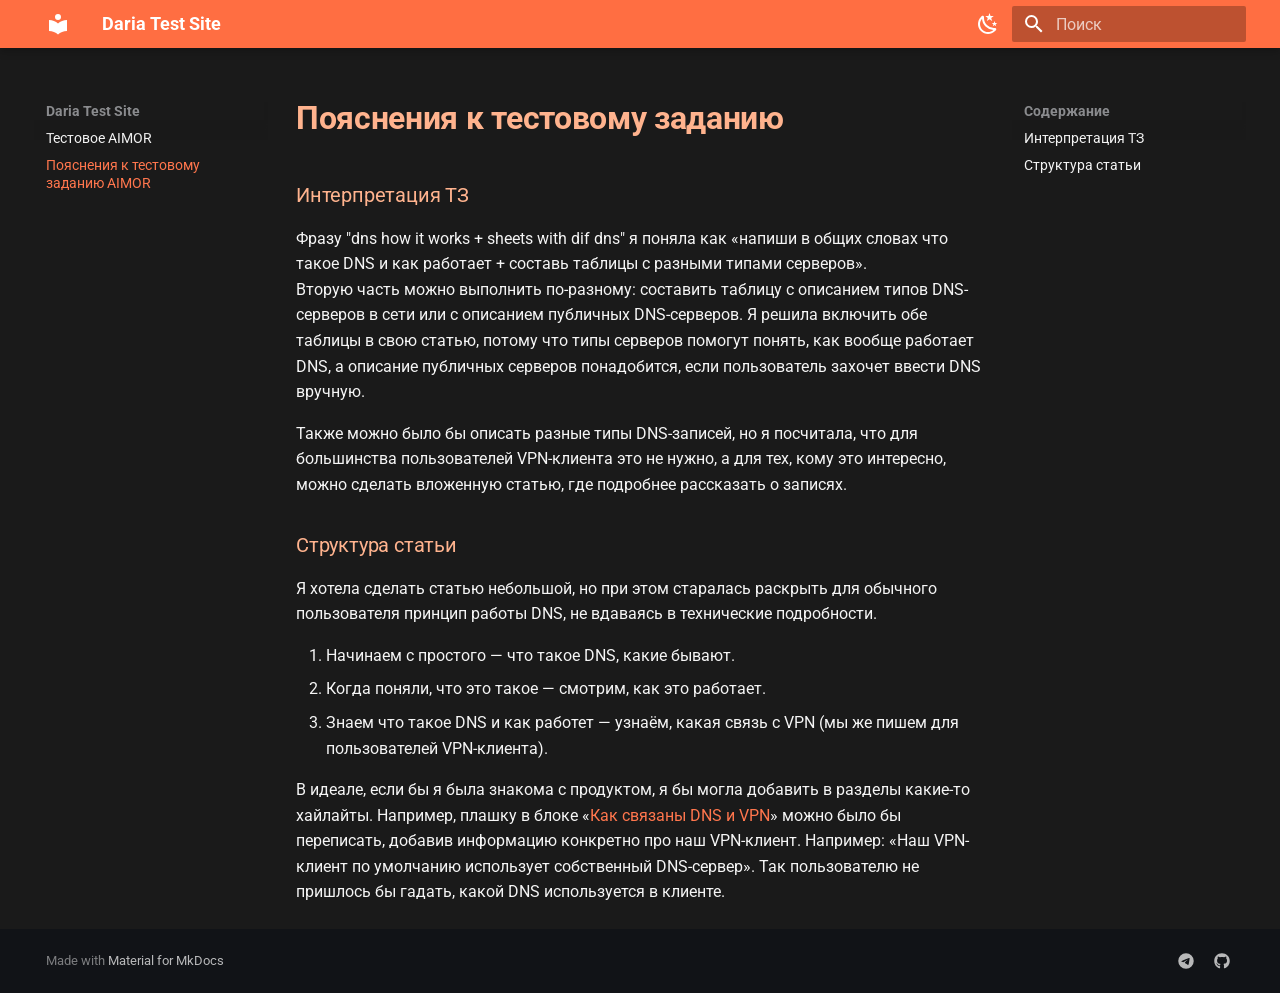
<file: aimor_comm/index.html>
<!doctype html>
<html lang="ru" class="no-js">
  <head>
    
      <meta charset="utf-8">
      <meta name="viewport" content="width=device-width,initial-scale=1">
      
      
      
        <link rel="canonical" href="https://hyundaedo.github.io/dsnelyubova/aimor_comm/">
      
      
        <link rel="prev" href="../aimor_test/">
      
      
      
        
      
      
      <link rel="icon" href="../assets/images/favicon.png">
      <meta name="generator" content="mkdocs-1.6.1, mkdocs-material-9.8.1">
    
    
      
        <title>Пояснения к тестовому заданию AIMOR - Daria Test Site</title>
      
    
    
      <link rel="stylesheet" href="../assets/stylesheets/main.57a0d79d.min.css">
      
        
        <link rel="stylesheet" href="../assets/stylesheets/palette.fb2fffe2.min.css">
      
      


    
    
      
    
    
      
        
        
        <link rel="preconnect" href="https://fonts.gstatic.com" crossorigin>
        <link rel="stylesheet" href="https://fonts.googleapis.com/css?family=Roboto:300,300i,400,400i,700,700i%7CRoboto+Mono:400,400i,700,700i&display=fallback">
        <style>:root{--md-text-font:"Roboto";--md-code-font:"Roboto Mono"}</style>
      
    
    
      <link rel="stylesheet" href="../stylesheets/extra.css">
    
    <script>__md_scope=new URL("..",location),__md_hash=e=>[...e].reduce(((e,_)=>(e<<5)-e+_.charCodeAt(0)),0),__md_get=(e,_=localStorage,t=__md_scope)=>JSON.parse(_.getItem(t.pathname+"."+e)),__md_set=(e,_,t=localStorage,a=__md_scope)=>{try{t.setItem(a.pathname+"."+e,JSON.stringify(_))}catch(e){}}</script>
    
      

    
    
  </head>
  
  
    
    
      
    
    
    
    
    <body dir="ltr" data-md-color-scheme="slate" data-md-color-primary="deep-orange" data-md-color-accent="deep-orange">
  
    
    <input class="md-toggle" data-md-toggle="drawer" type="checkbox" id="__drawer" autocomplete="off">
    <input class="md-toggle" data-md-toggle="search" type="checkbox" id="__search" autocomplete="off">
    <label class="md-overlay" for="__drawer"></label>
    <div data-md-component="skip">
      
        
        <a href="#_1" class="md-skip">
          Перейти к содержанию
        </a>
      
    </div>
    <div data-md-component="announce">
      
    </div>
    
    
      

  

<header class="md-header md-header--shadow" data-md-component="header">
  <nav class="md-header__inner md-grid" aria-label="Верхний колонтитул">
    <a href=".." title="Daria Test Site" class="md-header__button md-logo" aria-label="Daria Test Site" data-md-component="logo">
      
  
  <svg xmlns="http://www.w3.org/2000/svg" viewBox="0 0 24 24"><path d="M12 8a3 3 0 0 0 3-3 3 3 0 0 0-3-3 3 3 0 0 0-3 3 3 3 0 0 0 3 3m0 3.54C9.64 9.35 6.5 8 3 8v11c3.5 0 6.64 1.35 9 3.54 2.36-2.19 5.5-3.54 9-3.54V8c-3.5 0-6.64 1.35-9 3.54"/></svg>

    </a>
    <label class="md-header__button md-icon" for="__drawer">
      
      <svg xmlns="http://www.w3.org/2000/svg" viewBox="0 0 24 24"><path d="M3 6h18v2H3zm0 5h18v2H3zm0 5h18v2H3z"/></svg>
    </label>
    <div class="md-header__title" data-md-component="header-title">
      <div class="md-header__ellipsis">
        <div class="md-header__topic">
          <span class="md-ellipsis">
            Daria Test Site
          </span>
        </div>
        <div class="md-header__topic" data-md-component="header-topic">
          <span class="md-ellipsis">
            
              Пояснения к тестовому заданию AIMOR
            
          </span>
        </div>
      </div>
    </div>
    
      
        <form class="md-header__option" data-md-component="palette">
  
    
    
    
    <input class="md-option" data-md-color-media="" data-md-color-scheme="slate" data-md-color-primary="deep-orange" data-md-color-accent="deep-orange"  aria-label="Перейти на светлую тему"  type="radio" name="__palette" id="__palette_0">
    
      <label class="md-header__button md-icon" title="Перейти на светлую тему" for="__palette_1" hidden>
        <svg xmlns="http://www.w3.org/2000/svg" viewBox="0 0 24 24"><path d="m17.75 4.09-2.53 1.94.91 3.06-2.63-1.81-2.63 1.81.91-3.06-2.53-1.94L12.44 4l1.06-3 1.06 3zm3.5 6.91-1.64 1.25.59 1.98-1.7-1.17-1.7 1.17.59-1.98L15.75 11l2.06-.05L18.5 9l.69 1.95zm-2.28 4.95c.83-.08 1.72 1.1 1.19 1.85-.32.45-.66.87-1.08 1.27C15.17 23 8.84 23 4.94 19.07c-3.91-3.9-3.91-10.24 0-14.14.4-.4.82-.76 1.27-1.08.75-.53 1.93.36 1.85 1.19-.27 2.86.69 5.83 2.89 8.02a9.96 9.96 0 0 0 8.02 2.89m-1.64 2.02a12.08 12.08 0 0 1-7.8-3.47c-2.17-2.19-3.33-5-3.49-7.82-2.81 3.14-2.7 7.96.31 10.98 3.02 3.01 7.84 3.12 10.98.31"/></svg>
      </label>
    
  
    
    
    
    <input class="md-option" data-md-color-media="" data-md-color-scheme="default" data-md-color-primary="deep-orange" data-md-color-accent="deep-orange"  aria-label="Перейти на темную тему"  type="radio" name="__palette" id="__palette_1">
    
      <label class="md-header__button md-icon" title="Перейти на темную тему" for="__palette_0" hidden>
        <svg xmlns="http://www.w3.org/2000/svg" viewBox="0 0 24 24"><path d="M12 7a5 5 0 0 1 5 5 5 5 0 0 1-5 5 5 5 0 0 1-5-5 5 5 0 0 1 5-5m0 2a3 3 0 0 0-3 3 3 3 0 0 0 3 3 3 3 0 0 0 3-3 3 3 0 0 0-3-3m0-7 2.39 3.42C13.65 5.15 12.84 5 12 5s-1.65.15-2.39.42zM3.34 7l4.16-.35A7.2 7.2 0 0 0 5.94 8.5c-.44.74-.69 1.5-.83 2.29zm.02 10 1.76-3.77a7.131 7.131 0 0 0 2.38 4.14zM20.65 7l-1.77 3.79a7.02 7.02 0 0 0-2.38-4.15zm-.01 10-4.14.36c.59-.51 1.12-1.14 1.54-1.86.42-.73.69-1.5.83-2.29zM12 22l-2.41-3.44c.74.27 1.55.44 2.41.44.82 0 1.63-.17 2.37-.44z"/></svg>
      </label>
    
  
</form>
      
    
    
      <script>var palette=__md_get("__palette");if(palette&&palette.color){if("(prefers-color-scheme)"===palette.color.media){var media=matchMedia("(prefers-color-scheme: light)"),input=document.querySelector(media.matches?"[data-md-color-media='(prefers-color-scheme: light)']":"[data-md-color-media='(prefers-color-scheme: dark)']");palette.color.media=input.getAttribute("data-md-color-media"),palette.color.scheme=input.getAttribute("data-md-color-scheme"),palette.color.primary=input.getAttribute("data-md-color-primary"),palette.color.accent=input.getAttribute("data-md-color-accent")}for(var[key,value]of Object.entries(palette.color))document.body.setAttribute("data-md-color-"+key,value)}</script>
    
    
    
      
      
        <label class="md-header__button md-icon" for="__search">
          
          <svg xmlns="http://www.w3.org/2000/svg" viewBox="0 0 24 24"><path d="M9.5 3A6.5 6.5 0 0 1 16 9.5c0 1.61-.59 3.09-1.56 4.23l.27.27h.79l5 5-1.5 1.5-5-5v-.79l-.27-.27A6.52 6.52 0 0 1 9.5 16 6.5 6.5 0 0 1 3 9.5 6.5 6.5 0 0 1 9.5 3m0 2C7 5 5 7 5 9.5S7 14 9.5 14 14 12 14 9.5 12 5 9.5 5"/></svg>
        </label>
        <div class="md-search" data-md-component="search" role="dialog">
  <label class="md-search__overlay" for="__search"></label>
  <div class="md-search__inner" role="search">
    <form class="md-search__form" name="search">
      <input type="text" class="md-search__input" name="query" aria-label="Поиск" placeholder="Поиск" autocapitalize="off" autocorrect="off" autocomplete="off" spellcheck="false" data-md-component="search-query" required>
      <label class="md-search__icon md-icon" for="__search">
        
        <svg xmlns="http://www.w3.org/2000/svg" viewBox="0 0 24 24"><path d="M9.5 3A6.5 6.5 0 0 1 16 9.5c0 1.61-.59 3.09-1.56 4.23l.27.27h.79l5 5-1.5 1.5-5-5v-.79l-.27-.27A6.52 6.52 0 0 1 9.5 16 6.5 6.5 0 0 1 3 9.5 6.5 6.5 0 0 1 9.5 3m0 2C7 5 5 7 5 9.5S7 14 9.5 14 14 12 14 9.5 12 5 9.5 5"/></svg>
        
        <svg xmlns="http://www.w3.org/2000/svg" viewBox="0 0 24 24"><path d="M20 11v2H8l5.5 5.5-1.42 1.42L4.16 12l7.92-7.92L13.5 5.5 8 11z"/></svg>
      </label>
      <nav class="md-search__options" aria-label="Поиск">
        
        <button type="reset" class="md-search__icon md-icon" title="Очистить" aria-label="Очистить" tabindex="-1">
          
          <svg xmlns="http://www.w3.org/2000/svg" viewBox="0 0 24 24"><path d="M19 6.41 17.59 5 12 10.59 6.41 5 5 6.41 10.59 12 5 17.59 6.41 19 12 13.41 17.59 19 19 17.59 13.41 12z"/></svg>
        </button>
      </nav>
      
    </form>
    <div class="md-search__output">
      <div class="md-search__scrollwrap" tabindex="0" data-md-scrollfix>
        <div class="md-search-result" data-md-component="search-result">
          <div class="md-search-result__meta">
            Инициализация поиска
          </div>
          <ol class="md-search-result__list" role="presentation"></ol>
        </div>
      </div>
    </div>
  </div>
</div>
      
    
    
  </nav>
  
</header>
    
    <div class="md-container" data-md-component="container">
      
      
        
          
        
      
      <main class="md-main" data-md-component="main">
        <div class="md-main__inner md-grid">
          
            
              
              <div class="md-sidebar md-sidebar--primary" data-md-component="sidebar" data-md-type="navigation" >
                <div class="md-sidebar__scrollwrap">
                  <div class="md-sidebar__inner">
                    



<nav class="md-nav md-nav--primary" aria-label="Навигация" data-md-level="0">
  <label class="md-nav__title" for="__drawer">
    <a href=".." title="Daria Test Site" class="md-nav__button md-logo" aria-label="Daria Test Site" data-md-component="logo">
      
  
  <svg xmlns="http://www.w3.org/2000/svg" viewBox="0 0 24 24"><path d="M12 8a3 3 0 0 0 3-3 3 3 0 0 0-3-3 3 3 0 0 0-3 3 3 3 0 0 0 3 3m0 3.54C9.64 9.35 6.5 8 3 8v11c3.5 0 6.64 1.35 9 3.54 2.36-2.19 5.5-3.54 9-3.54V8c-3.5 0-6.64 1.35-9 3.54"/></svg>

    </a>
    Daria Test Site
  </label>
  
  <ul class="md-nav__list" data-md-scrollfix>
    
      
      
  
  
  
  
    <li class="md-nav__item">
      <a href="../aimor_test/" class="md-nav__link">
        
  
  
  <span class="md-ellipsis">
    
  
    Тестовое AIMOR
  

    
  </span>
  
  

      </a>
    </li>
  

    
      
      
  
  
    
  
  
  
    <li class="md-nav__item md-nav__item--active">
      
      <input class="md-nav__toggle md-toggle" type="checkbox" id="__toc">
      
      
        
      
      
        <label class="md-nav__link md-nav__link--active" for="__toc">
          
  
  
  <span class="md-ellipsis">
    
  
    Пояснения к тестовому заданию AIMOR
  

    
  </span>
  
  

          <span class="md-nav__icon md-icon"></span>
        </label>
      
      <a href="./" class="md-nav__link md-nav__link--active">
        
  
  
  <span class="md-ellipsis">
    
  
    Пояснения к тестовому заданию AIMOR
  

    
  </span>
  
  

      </a>
      
        

<nav class="md-nav md-nav--secondary" aria-label="Содержание">
  
  
  
    
  
  
    <label class="md-nav__title" for="__toc">
      <span class="md-nav__icon md-icon"></span>
      Содержание
    </label>
    <ul class="md-nav__list" data-md-component="toc" data-md-scrollfix>
      
        <li class="md-nav__item">
  <a href="#_2" class="md-nav__link">
    <span class="md-ellipsis">
      
        Интерпретация ТЗ
      
    </span>
  </a>
  
</li>
      
        <li class="md-nav__item">
  <a href="#_3" class="md-nav__link">
    <span class="md-ellipsis">
      
        Структура статьи
      
    </span>
  </a>
  
</li>
      
    </ul>
  
</nav>
      
    </li>
  

    
  </ul>
</nav>
                  </div>
                </div>
              </div>
            
            
              
              <div class="md-sidebar md-sidebar--secondary" data-md-component="sidebar" data-md-type="toc" >
                <div class="md-sidebar__scrollwrap">
                  <div class="md-sidebar__inner">
                    

<nav class="md-nav md-nav--secondary" aria-label="Содержание">
  
  
  
    
  
  
    <label class="md-nav__title" for="__toc">
      <span class="md-nav__icon md-icon"></span>
      Содержание
    </label>
    <ul class="md-nav__list" data-md-component="toc" data-md-scrollfix>
      
        <li class="md-nav__item">
  <a href="#_2" class="md-nav__link">
    <span class="md-ellipsis">
      
        Интерпретация ТЗ
      
    </span>
  </a>
  
</li>
      
        <li class="md-nav__item">
  <a href="#_3" class="md-nav__link">
    <span class="md-ellipsis">
      
        Структура статьи
      
    </span>
  </a>
  
</li>
      
    </ul>
  
</nav>
                  </div>
                </div>
              </div>
            
          
          
            <div class="md-content" data-md-component="content">
              
              <article class="md-content__inner md-typeset">
                
                  



<h1 id="_1"><strong>Пояснения к тестовому заданию</strong></h1>
<div>
<h3 id="_2">Интерпретация ТЗ</h3>
<p>Фразу "dns how it works + sheets with dif dns" я поняла как «напиши в общих словах что такое DNS и как работает + составь таблицы с разными типами серверов».<br />
Вторую часть можно выполнить по-разному: составить таблицу с описанием типов DNS-серверов в сети или с описанием публичных DNS-серверов. 
Я решила включить обе таблицы в свою статью, потому что типы серверов помогут понять, как вообще работает DNS, а описание публичных серверов понадобится, если пользователь захочет ввести DNS вручную.  </p>
<p>Также можно было бы описать разные типы DNS-записей, но я посчитала, что для большинства пользователей VPN-клиента это не нужно, а для тех, кому это интересно, можно сделать вложенную статью, где подробнее рассказать о записях.</p>
<h3 id="_3">Структура статьи</h3>
<p>Я хотела сделать статью небольшой, но при этом старалась раскрыть для обычного пользователя принцип работы DNS, не вдаваясь в технические подробности.  </p>
<ol>
<li>Начинаем с простого — что такое DNS, какие бывают.</li>
<li>Когда поняли, что это такое — смотрим, как это работает.</li>
<li>Знаем что такое DNS и как работет — узнаём, какая связь с VPN (мы же пишем для пользователей VPN-клиента).</li>
</ol>
<p>В идеале, если бы я была знакома с продуктом, я бы могла добавить в разделы какие-то хайлайты. Например, плашку в блоке «<a href="http://127.0.0.1:8000/aimor_test/#dns-vpn">Как связаны DNS и VPN</a>» можно было бы переписать, добавив информацию конкретно про наш VPN-клиент. Например: «Наш VPN-клиент по умолчанию использует собственный DNS-сервер». Так пользователю не пришлось бы гадать, какой DNS используется в клиенте.</p>
</div>












                
              </article>
            </div>
          
          
<script>var target=document.getElementById(location.hash.slice(1));target&&target.name&&(target.checked=target.name.startsWith("__tabbed_"))</script>
        </div>
        
      </main>
      
        <footer class="md-footer">
  
  <div class="md-footer-meta md-typeset">
    <div class="md-footer-meta__inner md-grid">
      <div class="md-copyright">
  
  
    Made with
    <a href="https://squidfunk.github.io/mkdocs-material/" target="_blank" rel="noopener">
      Material for MkDocs
    </a>
  
</div>
      
        
<div class="md-social">
  
    
    
    
    
      
      
    
    <a href="https://t.me/your_username" target="_blank" rel="noopener" title="t.me" class="md-social__link">
      <svg xmlns="http://www.w3.org/2000/svg" viewBox="0 0 512 512"><!--! Font Awesome Free 7.1.0 by @fontawesome - https://fontawesome.com License - https://fontawesome.com/license/free (Icons: CC BY 4.0, Fonts: SIL OFL 1.1, Code: MIT License) Copyright 2025 Fonticons, Inc.--><path d="M256 8a248 248 0 1 0 0 496 248 248 0 1 0 0-496m115 168.7c-3.7 39.2-19.9 134.4-28.1 178.3-3.5 18.6-10.3 24.8-16.9 25.4-14.4 1.3-25.3-9.5-39.3-18.7-21.8-14.3-34.2-23.2-55.3-37.2-24.5-16.1-8.6-25 5.3-39.5 3.7-3.8 67.1-61.5 68.3-66.7.2-.7.3-3.1-1.2-4.4s-3.6-.8-5.1-.5c-2.2.5-37.1 23.5-104.6 69.1-9.9 6.8-18.9 10.1-26.9 9.9-8.9-.2-25.9-5-38.6-9.1-15.5-5-27.9-7.7-26.8-16.3.6-4.5 6.7-9 18.4-13.7 72.3-31.5 120.5-52.3 144.6-62.3 68.9-28.6 83.2-33.6 92.5-33.8 2.1 0 6.6.5 9.6 2.9 2 1.7 3.2 4.1 3.5 6.7.5 3.2.6 6.5.4 9.8z"/></svg>
    </a>
  
    
    
    
    
      
      
    
    <a href="https://github.com/your_username" target="_blank" rel="noopener" title="github.com" class="md-social__link">
      <svg xmlns="http://www.w3.org/2000/svg" viewBox="0 0 512 512"><!--! Font Awesome Free 7.1.0 by @fontawesome - https://fontawesome.com License - https://fontawesome.com/license/free (Icons: CC BY 4.0, Fonts: SIL OFL 1.1, Code: MIT License) Copyright 2025 Fonticons, Inc.--><path d="M173.9 397.4c0 2-2.3 3.6-5.2 3.6-3.3.3-5.6-1.3-5.6-3.6 0-2 2.3-3.6 5.2-3.6 3-.3 5.6 1.3 5.6 3.6m-31.1-4.5c-.7 2 1.3 4.3 4.3 4.9 2.6 1 5.6 0 6.2-2s-1.3-4.3-4.3-5.2c-2.6-.7-5.5.3-6.2 2.3m44.2-1.7c-2.9.7-4.9 2.6-4.6 4.9.3 2 2.9 3.3 5.9 2.6 2.9-.7 4.9-2.6 4.6-4.6-.3-1.9-3-3.2-5.9-2.9M252.8 8C114.1 8 8 113.3 8 252c0 110.9 69.8 205.8 169.5 239.2 12.8 2.3 17.3-5.6 17.3-12.1 0-6.2-.3-40.4-.3-61.4 0 0-70 15-84.7-29.8 0 0-11.4-29.1-27.8-36.6 0 0-22.9-15.7 1.6-15.4 0 0 24.9 2 38.6 25.8 21.9 38.6 58.6 27.5 72.9 20.9 2.3-16 8.8-27.1 16-33.7-55.9-6.2-112.3-14.3-112.3-110.5 0-27.5 7.6-41.3 23.6-58.9-2.6-6.5-11.1-33.3 2.6-67.9 20.9-6.5 69 27 69 27 20-5.6 41.5-8.5 62.8-8.5s42.8 2.9 62.8 8.5c0 0 48.1-33.6 69-27 13.7 34.7 5.2 61.4 2.6 67.9 16 17.7 25.8 31.5 25.8 58.9 0 96.5-58.9 104.2-114.8 110.5 9.2 7.9 17 22.9 17 46.4 0 33.7-.3 75.4-.3 83.6 0 6.5 4.6 14.4 17.3 12.1C436.2 457.8 504 362.9 504 252 504 113.3 391.5 8 252.8 8M105.2 352.9c-1.3 1-1 3.3.7 5.2 1.6 1.6 3.9 2.3 5.2 1 1.3-1 1-3.3-.7-5.2-1.6-1.6-3.9-2.3-5.2-1m-10.8-8.1c-.7 1.3.3 2.9 2.3 3.9 1.6 1 3.6.7 4.3-.7.7-1.3-.3-2.9-2.3-3.9-2-.6-3.6-.3-4.3.7m32.4 35.6c-1.6 1.3-1 4.3 1.3 6.2 2.3 2.3 5.2 2.6 6.5 1 1.3-1.3.7-4.3-1.3-6.2-2.2-2.3-5.2-2.6-6.5-1m-11.4-14.7c-1.6 1-1.6 3.6 0 5.9s4.3 3.3 5.6 2.3c1.6-1.3 1.6-3.9 0-6.2-1.4-2.3-4-3.3-5.6-2"/></svg>
    </a>
  
</div>
      
    </div>
  </div>
</footer>
      
    </div>
    <div class="md-dialog" data-md-component="dialog">
      <div class="md-dialog__inner md-typeset"></div>
    </div>
    
    
    
      
      
      <script id="__config" type="application/json">{"annotate": null, "base": "..", "features": ["navigation.sections", "content.code.copy", "content.tooltips"], "search": "../assets/javascripts/workers/search.a7633da7.min.js", "tags": null, "translations": {"clipboard.copied": "\u0421\u043a\u043e\u043f\u0438\u0440\u043e\u0432\u0430\u043d\u043e \u0432 \u0431\u0443\u0444\u0435\u0440", "clipboard.copy": "\u041a\u043e\u043f\u0438\u0440\u043e\u0432\u0430\u0442\u044c \u0432 \u0431\u0443\u0444\u0435\u0440", "search.result.more.one": "\u0415\u0449\u0451 1 \u043d\u0430 \u044d\u0442\u043e\u0439 \u0441\u0442\u0440\u0430\u043d\u0438\u0446\u0435", "search.result.more.other": "\u0415\u0449\u0451 # \u043d\u0430 \u044d\u0442\u043e\u0439 \u0441\u0442\u0440\u0430\u043d\u0438\u0446\u0435", "search.result.none": "\u0421\u043e\u0432\u043f\u0430\u0434\u0435\u043d\u0438\u0439 \u043d\u0435 \u043d\u0430\u0439\u0434\u0435\u043d\u043e", "search.result.one": "\u041d\u0430\u0439\u0434\u0435\u043d\u043e 1 \u0441\u043e\u0432\u043f\u0430\u0434\u0435\u043d\u0438\u0435", "search.result.other": "\u041d\u0430\u0439\u0434\u0435\u043d\u043e \u0441\u043e\u0432\u043f\u0430\u0434\u0435\u043d\u0438\u0439: #", "search.result.placeholder": "\u041d\u0430\u0447\u043d\u0438\u0442\u0435 \u043f\u0435\u0447\u0430\u0442\u0430\u0442\u044c \u0434\u043b\u044f \u043f\u043e\u0438\u0441\u043a\u0430", "search.result.term.missing": "\u041e\u0442\u0441\u0443\u0442\u0441\u0442\u0432\u0443\u0435\u0442", "select.version": "\u0412\u044b\u0431\u0435\u0440\u0438\u0442\u0435 \u0432\u0435\u0440\u0441\u0438\u044e"}, "version": null}</script>
    
    
      <script src="../assets/javascripts/bundle.a5f9d56c.min.js"></script>
      
    
  </body>
</html>
</file>
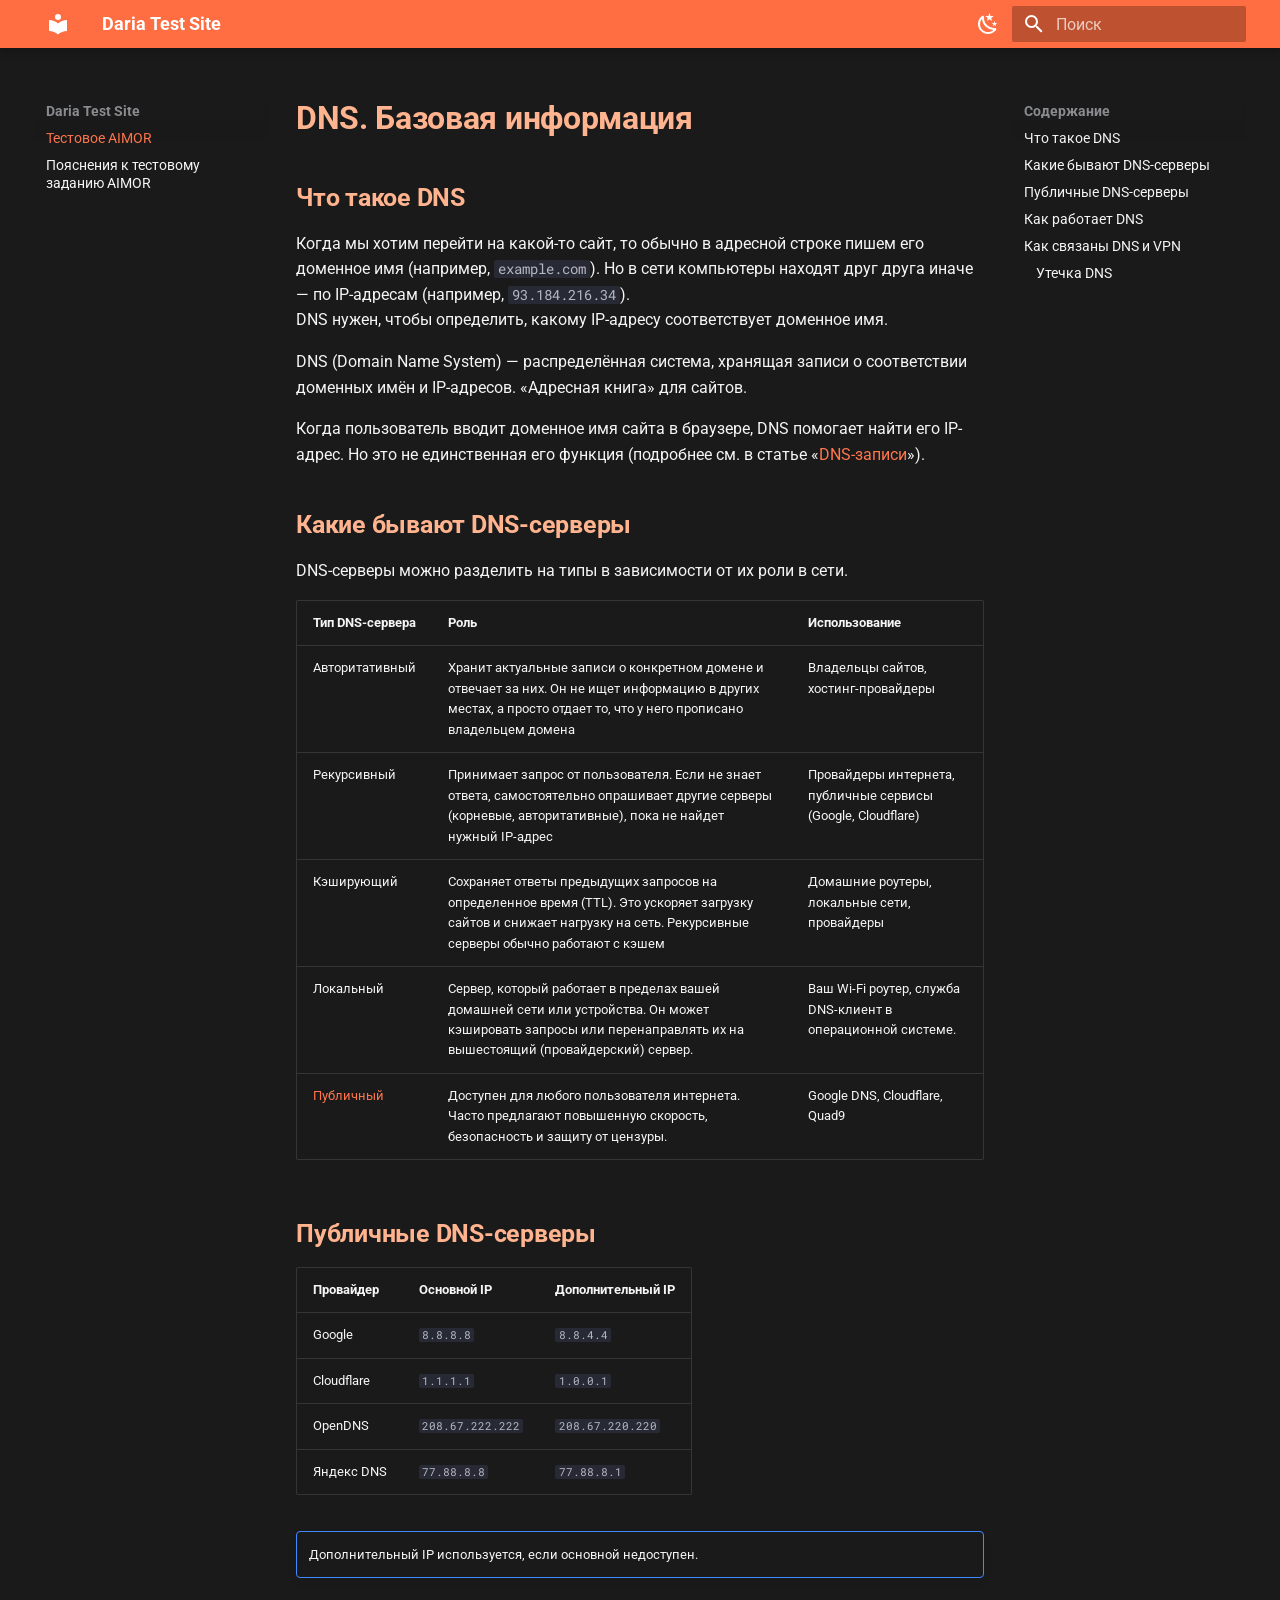
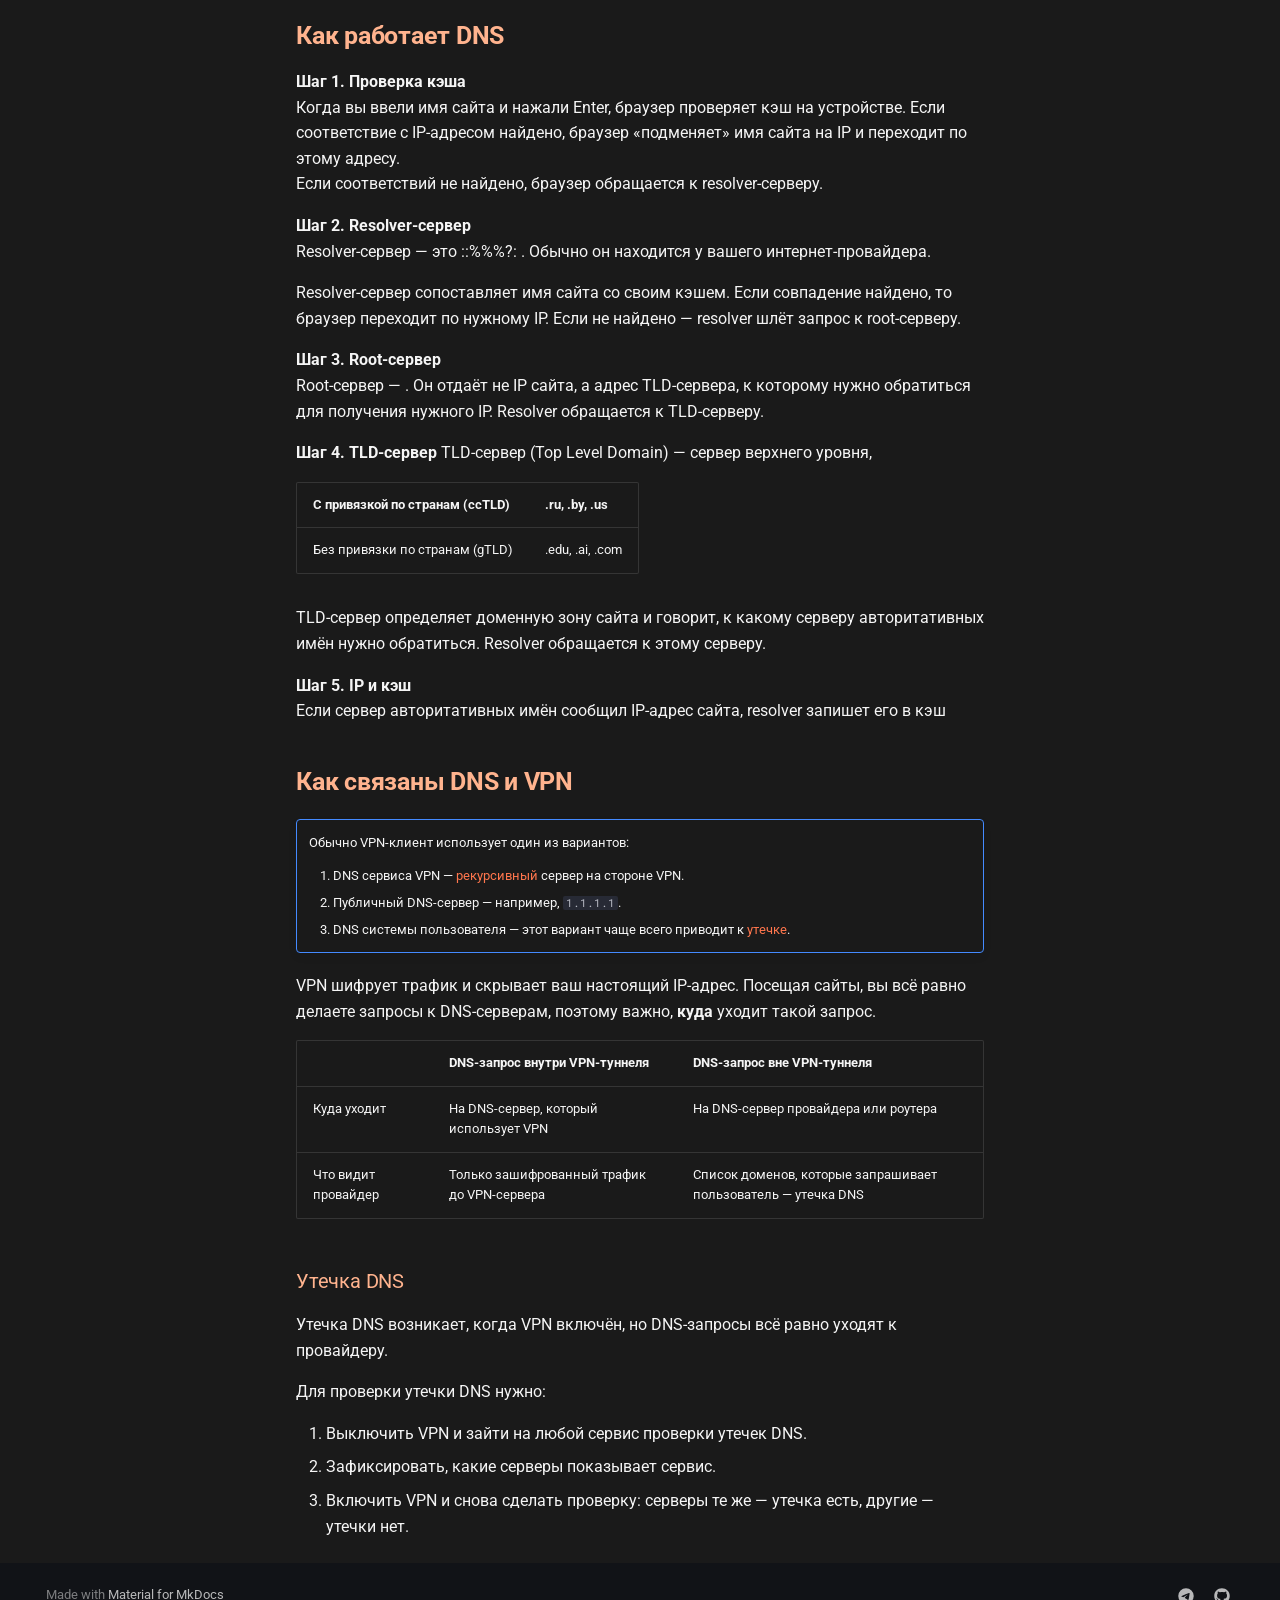
<file: aimor_test/index.html>
<!doctype html>
<html lang="ru" class="no-js">
  <head>
    
      <meta charset="utf-8">
      <meta name="viewport" content="width=device-width,initial-scale=1">
      
      
      
        <link rel="canonical" href="https://hyundaedo.github.io/dsnelyubova/aimor_test/">
      
      
      
        <link rel="next" href="../aimor_comm/">
      
      
        
      
      
      <link rel="icon" href="../assets/images/favicon.png">
      <meta name="generator" content="mkdocs-1.6.1, mkdocs-material-9.8.1">
    
    
      
        <title>Тестовое AIMOR - Daria Test Site</title>
      
    
    
      <link rel="stylesheet" href="../assets/stylesheets/main.57a0d79d.min.css">
      
        
        <link rel="stylesheet" href="../assets/stylesheets/palette.fb2fffe2.min.css">
      
      


    
    
      
    
    
      
        
        
        <link rel="preconnect" href="https://fonts.gstatic.com" crossorigin>
        <link rel="stylesheet" href="https://fonts.googleapis.com/css?family=Roboto:300,300i,400,400i,700,700i%7CRoboto+Mono:400,400i,700,700i&display=fallback">
        <style>:root{--md-text-font:"Roboto";--md-code-font:"Roboto Mono"}</style>
      
    
    
      <link rel="stylesheet" href="../stylesheets/extra.css">
    
    <script>__md_scope=new URL("..",location),__md_hash=e=>[...e].reduce(((e,_)=>(e<<5)-e+_.charCodeAt(0)),0),__md_get=(e,_=localStorage,t=__md_scope)=>JSON.parse(_.getItem(t.pathname+"."+e)),__md_set=(e,_,t=localStorage,a=__md_scope)=>{try{t.setItem(a.pathname+"."+e,JSON.stringify(_))}catch(e){}}</script>
    
      

    
    
  </head>
  
  
    
    
      
    
    
    
    
    <body dir="ltr" data-md-color-scheme="slate" data-md-color-primary="deep-orange" data-md-color-accent="deep-orange">
  
    
    <input class="md-toggle" data-md-toggle="drawer" type="checkbox" id="__drawer" autocomplete="off">
    <input class="md-toggle" data-md-toggle="search" type="checkbox" id="__search" autocomplete="off">
    <label class="md-overlay" for="__drawer"></label>
    <div data-md-component="skip">
      
        
        <a href="#dns" class="md-skip">
          Перейти к содержанию
        </a>
      
    </div>
    <div data-md-component="announce">
      
    </div>
    
    
      

  

<header class="md-header md-header--shadow" data-md-component="header">
  <nav class="md-header__inner md-grid" aria-label="Верхний колонтитул">
    <a href=".." title="Daria Test Site" class="md-header__button md-logo" aria-label="Daria Test Site" data-md-component="logo">
      
  
  <svg xmlns="http://www.w3.org/2000/svg" viewBox="0 0 24 24"><path d="M12 8a3 3 0 0 0 3-3 3 3 0 0 0-3-3 3 3 0 0 0-3 3 3 3 0 0 0 3 3m0 3.54C9.64 9.35 6.5 8 3 8v11c3.5 0 6.64 1.35 9 3.54 2.36-2.19 5.5-3.54 9-3.54V8c-3.5 0-6.64 1.35-9 3.54"/></svg>

    </a>
    <label class="md-header__button md-icon" for="__drawer">
      
      <svg xmlns="http://www.w3.org/2000/svg" viewBox="0 0 24 24"><path d="M3 6h18v2H3zm0 5h18v2H3zm0 5h18v2H3z"/></svg>
    </label>
    <div class="md-header__title" data-md-component="header-title">
      <div class="md-header__ellipsis">
        <div class="md-header__topic">
          <span class="md-ellipsis">
            Daria Test Site
          </span>
        </div>
        <div class="md-header__topic" data-md-component="header-topic">
          <span class="md-ellipsis">
            
              Тестовое AIMOR
            
          </span>
        </div>
      </div>
    </div>
    
      
        <form class="md-header__option" data-md-component="palette">
  
    
    
    
    <input class="md-option" data-md-color-media="" data-md-color-scheme="slate" data-md-color-primary="deep-orange" data-md-color-accent="deep-orange"  aria-label="Перейти на светлую тему"  type="radio" name="__palette" id="__palette_0">
    
      <label class="md-header__button md-icon" title="Перейти на светлую тему" for="__palette_1" hidden>
        <svg xmlns="http://www.w3.org/2000/svg" viewBox="0 0 24 24"><path d="m17.75 4.09-2.53 1.94.91 3.06-2.63-1.81-2.63 1.81.91-3.06-2.53-1.94L12.44 4l1.06-3 1.06 3zm3.5 6.91-1.64 1.25.59 1.98-1.7-1.17-1.7 1.17.59-1.98L15.75 11l2.06-.05L18.5 9l.69 1.95zm-2.28 4.95c.83-.08 1.72 1.1 1.19 1.85-.32.45-.66.87-1.08 1.27C15.17 23 8.84 23 4.94 19.07c-3.91-3.9-3.91-10.24 0-14.14.4-.4.82-.76 1.27-1.08.75-.53 1.93.36 1.85 1.19-.27 2.86.69 5.83 2.89 8.02a9.96 9.96 0 0 0 8.02 2.89m-1.64 2.02a12.08 12.08 0 0 1-7.8-3.47c-2.17-2.19-3.33-5-3.49-7.82-2.81 3.14-2.7 7.96.31 10.98 3.02 3.01 7.84 3.12 10.98.31"/></svg>
      </label>
    
  
    
    
    
    <input class="md-option" data-md-color-media="" data-md-color-scheme="default" data-md-color-primary="deep-orange" data-md-color-accent="deep-orange"  aria-label="Перейти на темную тему"  type="radio" name="__palette" id="__palette_1">
    
      <label class="md-header__button md-icon" title="Перейти на темную тему" for="__palette_0" hidden>
        <svg xmlns="http://www.w3.org/2000/svg" viewBox="0 0 24 24"><path d="M12 7a5 5 0 0 1 5 5 5 5 0 0 1-5 5 5 5 0 0 1-5-5 5 5 0 0 1 5-5m0 2a3 3 0 0 0-3 3 3 3 0 0 0 3 3 3 3 0 0 0 3-3 3 3 0 0 0-3-3m0-7 2.39 3.42C13.65 5.15 12.84 5 12 5s-1.65.15-2.39.42zM3.34 7l4.16-.35A7.2 7.2 0 0 0 5.94 8.5c-.44.74-.69 1.5-.83 2.29zm.02 10 1.76-3.77a7.131 7.131 0 0 0 2.38 4.14zM20.65 7l-1.77 3.79a7.02 7.02 0 0 0-2.38-4.15zm-.01 10-4.14.36c.59-.51 1.12-1.14 1.54-1.86.42-.73.69-1.5.83-2.29zM12 22l-2.41-3.44c.74.27 1.55.44 2.41.44.82 0 1.63-.17 2.37-.44z"/></svg>
      </label>
    
  
</form>
      
    
    
      <script>var palette=__md_get("__palette");if(palette&&palette.color){if("(prefers-color-scheme)"===palette.color.media){var media=matchMedia("(prefers-color-scheme: light)"),input=document.querySelector(media.matches?"[data-md-color-media='(prefers-color-scheme: light)']":"[data-md-color-media='(prefers-color-scheme: dark)']");palette.color.media=input.getAttribute("data-md-color-media"),palette.color.scheme=input.getAttribute("data-md-color-scheme"),palette.color.primary=input.getAttribute("data-md-color-primary"),palette.color.accent=input.getAttribute("data-md-color-accent")}for(var[key,value]of Object.entries(palette.color))document.body.setAttribute("data-md-color-"+key,value)}</script>
    
    
    
      
      
        <label class="md-header__button md-icon" for="__search">
          
          <svg xmlns="http://www.w3.org/2000/svg" viewBox="0 0 24 24"><path d="M9.5 3A6.5 6.5 0 0 1 16 9.5c0 1.61-.59 3.09-1.56 4.23l.27.27h.79l5 5-1.5 1.5-5-5v-.79l-.27-.27A6.52 6.52 0 0 1 9.5 16 6.5 6.5 0 0 1 3 9.5 6.5 6.5 0 0 1 9.5 3m0 2C7 5 5 7 5 9.5S7 14 9.5 14 14 12 14 9.5 12 5 9.5 5"/></svg>
        </label>
        <div class="md-search" data-md-component="search" role="dialog">
  <label class="md-search__overlay" for="__search"></label>
  <div class="md-search__inner" role="search">
    <form class="md-search__form" name="search">
      <input type="text" class="md-search__input" name="query" aria-label="Поиск" placeholder="Поиск" autocapitalize="off" autocorrect="off" autocomplete="off" spellcheck="false" data-md-component="search-query" required>
      <label class="md-search__icon md-icon" for="__search">
        
        <svg xmlns="http://www.w3.org/2000/svg" viewBox="0 0 24 24"><path d="M9.5 3A6.5 6.5 0 0 1 16 9.5c0 1.61-.59 3.09-1.56 4.23l.27.27h.79l5 5-1.5 1.5-5-5v-.79l-.27-.27A6.52 6.52 0 0 1 9.5 16 6.5 6.5 0 0 1 3 9.5 6.5 6.5 0 0 1 9.5 3m0 2C7 5 5 7 5 9.5S7 14 9.5 14 14 12 14 9.5 12 5 9.5 5"/></svg>
        
        <svg xmlns="http://www.w3.org/2000/svg" viewBox="0 0 24 24"><path d="M20 11v2H8l5.5 5.5-1.42 1.42L4.16 12l7.92-7.92L13.5 5.5 8 11z"/></svg>
      </label>
      <nav class="md-search__options" aria-label="Поиск">
        
        <button type="reset" class="md-search__icon md-icon" title="Очистить" aria-label="Очистить" tabindex="-1">
          
          <svg xmlns="http://www.w3.org/2000/svg" viewBox="0 0 24 24"><path d="M19 6.41 17.59 5 12 10.59 6.41 5 5 6.41 10.59 12 5 17.59 6.41 19 12 13.41 17.59 19 19 17.59 13.41 12z"/></svg>
        </button>
      </nav>
      
    </form>
    <div class="md-search__output">
      <div class="md-search__scrollwrap" tabindex="0" data-md-scrollfix>
        <div class="md-search-result" data-md-component="search-result">
          <div class="md-search-result__meta">
            Инициализация поиска
          </div>
          <ol class="md-search-result__list" role="presentation"></ol>
        </div>
      </div>
    </div>
  </div>
</div>
      
    
    
  </nav>
  
</header>
    
    <div class="md-container" data-md-component="container">
      
      
        
          
        
      
      <main class="md-main" data-md-component="main">
        <div class="md-main__inner md-grid">
          
            
              
              <div class="md-sidebar md-sidebar--primary" data-md-component="sidebar" data-md-type="navigation" >
                <div class="md-sidebar__scrollwrap">
                  <div class="md-sidebar__inner">
                    



<nav class="md-nav md-nav--primary" aria-label="Навигация" data-md-level="0">
  <label class="md-nav__title" for="__drawer">
    <a href=".." title="Daria Test Site" class="md-nav__button md-logo" aria-label="Daria Test Site" data-md-component="logo">
      
  
  <svg xmlns="http://www.w3.org/2000/svg" viewBox="0 0 24 24"><path d="M12 8a3 3 0 0 0 3-3 3 3 0 0 0-3-3 3 3 0 0 0-3 3 3 3 0 0 0 3 3m0 3.54C9.64 9.35 6.5 8 3 8v11c3.5 0 6.64 1.35 9 3.54 2.36-2.19 5.5-3.54 9-3.54V8c-3.5 0-6.64 1.35-9 3.54"/></svg>

    </a>
    Daria Test Site
  </label>
  
  <ul class="md-nav__list" data-md-scrollfix>
    
      
      
  
  
    
  
  
  
    <li class="md-nav__item md-nav__item--active">
      
      <input class="md-nav__toggle md-toggle" type="checkbox" id="__toc">
      
      
        
      
      
        <label class="md-nav__link md-nav__link--active" for="__toc">
          
  
  
  <span class="md-ellipsis">
    
  
    Тестовое AIMOR
  

    
  </span>
  
  

          <span class="md-nav__icon md-icon"></span>
        </label>
      
      <a href="./" class="md-nav__link md-nav__link--active">
        
  
  
  <span class="md-ellipsis">
    
  
    Тестовое AIMOR
  

    
  </span>
  
  

      </a>
      
        

<nav class="md-nav md-nav--secondary" aria-label="Содержание">
  
  
  
    
  
  
    <label class="md-nav__title" for="__toc">
      <span class="md-nav__icon md-icon"></span>
      Содержание
    </label>
    <ul class="md-nav__list" data-md-component="toc" data-md-scrollfix>
      
        <li class="md-nav__item">
  <a href="#dns_1" class="md-nav__link">
    <span class="md-ellipsis">
      
        Что такое DNS
      
    </span>
  </a>
  
</li>
      
        <li class="md-nav__item">
  <a href="#dns-" class="md-nav__link">
    <span class="md-ellipsis">
      
        Какие бывают DNS-серверы
      
    </span>
  </a>
  
</li>
      
        <li class="md-nav__item">
  <a href="#dns-_1" class="md-nav__link">
    <span class="md-ellipsis">
      
        Публичные DNS-серверы
      
    </span>
  </a>
  
</li>
      
        <li class="md-nav__item">
  <a href="#dns_2" class="md-nav__link">
    <span class="md-ellipsis">
      
        Как работает DNS
      
    </span>
  </a>
  
</li>
      
        <li class="md-nav__item">
  <a href="#dns-vpn" class="md-nav__link">
    <span class="md-ellipsis">
      
        Как связаны DNS и VPN
      
    </span>
  </a>
  
    <nav class="md-nav" aria-label="Как связаны DNS и VPN">
      <ul class="md-nav__list">
        
          <li class="md-nav__item">
  <a href="#dns_3" class="md-nav__link">
    <span class="md-ellipsis">
      
        Утечка DNS
      
    </span>
  </a>
  
</li>
        
      </ul>
    </nav>
  
</li>
      
    </ul>
  
</nav>
      
    </li>
  

    
      
      
  
  
  
  
    <li class="md-nav__item">
      <a href="../aimor_comm/" class="md-nav__link">
        
  
  
  <span class="md-ellipsis">
    
  
    Пояснения к тестовому заданию AIMOR
  

    
  </span>
  
  

      </a>
    </li>
  

    
  </ul>
</nav>
                  </div>
                </div>
              </div>
            
            
              
              <div class="md-sidebar md-sidebar--secondary" data-md-component="sidebar" data-md-type="toc" >
                <div class="md-sidebar__scrollwrap">
                  <div class="md-sidebar__inner">
                    

<nav class="md-nav md-nav--secondary" aria-label="Содержание">
  
  
  
    
  
  
    <label class="md-nav__title" for="__toc">
      <span class="md-nav__icon md-icon"></span>
      Содержание
    </label>
    <ul class="md-nav__list" data-md-component="toc" data-md-scrollfix>
      
        <li class="md-nav__item">
  <a href="#dns_1" class="md-nav__link">
    <span class="md-ellipsis">
      
        Что такое DNS
      
    </span>
  </a>
  
</li>
      
        <li class="md-nav__item">
  <a href="#dns-" class="md-nav__link">
    <span class="md-ellipsis">
      
        Какие бывают DNS-серверы
      
    </span>
  </a>
  
</li>
      
        <li class="md-nav__item">
  <a href="#dns-_1" class="md-nav__link">
    <span class="md-ellipsis">
      
        Публичные DNS-серверы
      
    </span>
  </a>
  
</li>
      
        <li class="md-nav__item">
  <a href="#dns_2" class="md-nav__link">
    <span class="md-ellipsis">
      
        Как работает DNS
      
    </span>
  </a>
  
</li>
      
        <li class="md-nav__item">
  <a href="#dns-vpn" class="md-nav__link">
    <span class="md-ellipsis">
      
        Как связаны DNS и VPN
      
    </span>
  </a>
  
    <nav class="md-nav" aria-label="Как связаны DNS и VPN">
      <ul class="md-nav__list">
        
          <li class="md-nav__item">
  <a href="#dns_3" class="md-nav__link">
    <span class="md-ellipsis">
      
        Утечка DNS
      
    </span>
  </a>
  
</li>
        
      </ul>
    </nav>
  
</li>
      
    </ul>
  
</nav>
                  </div>
                </div>
              </div>
            
          
          
            <div class="md-content" data-md-component="content">
              
              <article class="md-content__inner md-typeset">
                
                  



<h1 id="dns"><strong>DNS. Базовая информация</strong></h1>
<div>
<h2 id="dns_1"><strong>Что такое DNS</strong></h2>
<p>Когда мы хотим перейти на какой-то сайт, то обычно в адресной строке пишем его доменное имя (например, <code>example.com</code>). Но в сети компьютеры находят друг друга иначе — по IP-адресам (например, <code>93.184.216.34</code>).<br />
DNS нужен, чтобы определить, какому IP-адресу соответствует доменное имя.  </p>
<p>DNS (Domain Name System) — распределённая система, хранящая записи о соответствии доменных имён и IP-адресов. «Адресная книга» для сайтов.  </p>
<p>Когда пользователь вводит доменное имя сайта в браузере, DNS помогает найти его IP-адрес. Но это не единственная его функция (подробнее см. в статье «<a href="link">DNS-записи</a>»).</p>
<h2 id="dns-"><strong>Какие бывают DNS-серверы</strong></h2>
<p>DNS-серверы можно разделить на типы в зависимости от их роли в сети.  </p>
<table>
<thead>
<tr>
<th style="text-align: left;">Тип DNS-сервера</th>
<th style="text-align: left;">Роль</th>
<th style="text-align: left;">Использование</th>
</tr>
</thead>
<tbody>
<tr>
<td style="text-align: left;">Авторитативный</td>
<td style="text-align: left;">Хранит актуальные записи о конкретном домене и отвечает за них. Он не ищет информацию в других местах, а просто отдает то, что у него прописано владельцем домена</td>
<td style="text-align: left;">Владельцы сайтов, хостинг-провайдеры</td>
</tr>
<tr>
<td style="text-align: left;">Рекурсивный</td>
<td style="text-align: left;">Принимает запрос от пользователя. Если не знает ответа, самостоятельно опрашивает другие серверы (корневые, авторитативные), пока не найдет нужный IP-адрес</td>
<td style="text-align: left;">Провайдеры интернета, публичные сервисы (Google, Cloudflare)</td>
</tr>
<tr>
<td style="text-align: left;">Кэширующий</td>
<td style="text-align: left;">Cохраняет ответы предыдущих запросов на определенное время (TTL). Это ускоряет загрузку сайтов и снижает нагрузку на сеть. Рекурсивные серверы обычно работают с кэшем</td>
<td style="text-align: left;">Домашние роутеры, локальные сети, провайдеры</td>
</tr>
<tr>
<td style="text-align: left;">Локальный</td>
<td style="text-align: left;">Сервер, который работает в пределах вашей домашней сети или устройства. Он может кэшировать запросы или перенаправлять их на вышестоящий (провайдерский) сервер.</td>
<td style="text-align: left;">Ваш Wi-Fi роутер, служба DNS-клиент в операционной системе.</td>
</tr>
<tr>
<td style="text-align: left;"><a href="#публичные-dns-серверы">Публичный</a></td>
<td style="text-align: left;">Доступен для любого пользователя интернета. Часто предлагают повышенную скорость, безопасность и защиту от цензуры.</td>
<td style="text-align: left;">Google DNS, Cloudflare, Quad9</td>
</tr>
</tbody>
</table>
<h2 id="dns-_1"><strong>Публичные DNS-серверы</strong></h2>
<table>
<thead>
<tr>
<th style="text-align: left;">Провайдер</th>
<th style="text-align: left;">Основной IP</th>
<th style="text-align: left;">Дополнительный IP</th>
</tr>
</thead>
<tbody>
<tr>
<td style="text-align: left;">Google</td>
<td style="text-align: left;"><code>8.8.8.8</code></td>
<td style="text-align: left;"><code>8.8.4.4</code></td>
</tr>
<tr>
<td style="text-align: left;">Cloudflare</td>
<td style="text-align: left;"><code>1.1.1.1</code></td>
<td style="text-align: left;"><code>1.0.0.1</code></td>
</tr>
<tr>
<td style="text-align: left;">OpenDNS</td>
<td style="text-align: left;"><code>208.67.222.222</code></td>
<td style="text-align: left;"><code>208.67.220.220</code></td>
</tr>
<tr>
<td style="text-align: left;">Яндекс DNS</td>
<td style="text-align: left;"><code>77.88.8.8</code></td>
<td style="text-align: left;"><code>77.88.8.1</code></td>
</tr>
</tbody>
</table>
<div class="admonition note">
<p>Дополнительный IP используется, если основной недоступен.</p>
</div>
<h2 id="dns_2"><strong>Как работает DNS</strong></h2>
<p><strong>Шаг 1. Проверка кэша</strong><br />
Когда вы ввели имя сайта и нажали Enter, браузер проверяет кэш на устройстве. Если соответствие с IP-адресом найдено, браузер «подменяет» имя сайта на IP и переходит по этому адресу.<br />
Если соответствий не найдено, браузер обращается к resolver-серверу.</p>
<p><strong>Шаг 2. Resolver-сервер</strong><br />
Resolver-сервер — это ::%%%?: . Обычно он находится у вашего интернет-провайдера.</p>
<p>Resolver-сервер сопоставляет имя сайта со своим кэшем. Если совпадение найдено, то браузер переходит по нужному IP. Если не найдено — resolver шлёт запрос к root-серверу.</p>
<p><strong>Шаг 3. Root-сервер</strong><br />
Root-сервер —   . Он отдаёт не IP сайта, а адрес TLD-сервера, к которому нужно обратиться для получения нужного IP. Resolver обращается к TLD-серверу.</p>
<p><strong>Шаг 4. TLD-сервер</strong> 
TLD-сервер (Top Level Domain) — сервер верхнего уровня, </p>
<table>
<thead>
<tr>
<th style="text-align: left;">С привязкой по странам (ccTLD)</th>
<th style="text-align: left;">.ru, .by, .us</th>
</tr>
</thead>
<tbody>
<tr>
<td style="text-align: left;">Без привязки по странам (gTLD)</td>
<td style="text-align: left;">.edu, .ai, .com</td>
</tr>
</tbody>
</table>
<p>TLD-сервер определяет доменную зону сайта и говорит, к какому серверу авторитативных имён нужно обратиться. Resolver обращается к этому серверу.</p>
<p><strong>Шаг 5. IP и кэш</strong><br />
Если сервер авторитативных имён сообщил IP-адрес сайта, resolver запишет его в кэш</p>
<h2 id="dns-vpn"><strong>Как связаны DNS и VPN</strong></h2>
<div class="admonition note">
<p>Обычно VPN-клиент использует один из вариантов:  </p>
<ol>
<li>DNS сервиса VPN — <a href="#какие-бывают-dns-серверы">рекурсивный</a> сервер на стороне VPN.</li>
<li>Публичный DNS-сервер — например, <code>1.1.1.1</code>.</li>
<li>DNS системы пользователя — этот вариант чаще всего приводит к <a href="#утечка-dns">утечке</a>.</li>
</ol>
</div>
<p>VPN шифрует трафик и скрывает ваш настоящий IP-адрес. Посещая сайты, вы всё равно делаете запросы к DNS-серверам, поэтому важно, <strong>куда</strong> уходит такой запрос.</p>
<table>
<thead>
<tr>
<th style="text-align: left;"></th>
<th style="text-align: left;">DNS-запрос внутри VPN-туннеля</th>
<th style="text-align: left;">DNS-запрос вне VPN-туннеля</th>
</tr>
</thead>
<tbody>
<tr>
<td style="text-align: left;">Куда уходит</td>
<td style="text-align: left;">На DNS-сервер, который использует VPN</td>
<td style="text-align: left;">На DNS-сервер провайдера или роутера</td>
</tr>
<tr>
<td style="text-align: left;">Что видит провайдер</td>
<td style="text-align: left;">Только зашифрованный трафик до VPN-сервера</td>
<td style="text-align: left;">Список доменов, которые запрашивает пользователь — утечка DNS</td>
</tr>
</tbody>
</table>
<h3 id="dns_3">Утечка DNS</h3>
<p>Утечка DNS возникает, когда VPN включён, но DNS-запросы всё равно уходят к провайдеру.  </p>
<p>Для проверки утечки DNS нужно:</p>
<ol>
<li>Выключить VPN и зайти на любой сервис проверки утечек DNS.</li>
<li>Зафиксировать, какие серверы показывает сервис.</li>
<li>Включить VPN и снова сделать проверку: серверы те же — утечка есть, другие — утечки нет.</li>
</ol>
</div>












                
              </article>
            </div>
          
          
<script>var target=document.getElementById(location.hash.slice(1));target&&target.name&&(target.checked=target.name.startsWith("__tabbed_"))</script>
        </div>
        
      </main>
      
        <footer class="md-footer">
  
  <div class="md-footer-meta md-typeset">
    <div class="md-footer-meta__inner md-grid">
      <div class="md-copyright">
  
  
    Made with
    <a href="https://squidfunk.github.io/mkdocs-material/" target="_blank" rel="noopener">
      Material for MkDocs
    </a>
  
</div>
      
        
<div class="md-social">
  
    
    
    
    
      
      
    
    <a href="https://t.me/your_username" target="_blank" rel="noopener" title="t.me" class="md-social__link">
      <svg xmlns="http://www.w3.org/2000/svg" viewBox="0 0 512 512"><!--! Font Awesome Free 7.1.0 by @fontawesome - https://fontawesome.com License - https://fontawesome.com/license/free (Icons: CC BY 4.0, Fonts: SIL OFL 1.1, Code: MIT License) Copyright 2025 Fonticons, Inc.--><path d="M256 8a248 248 0 1 0 0 496 248 248 0 1 0 0-496m115 168.7c-3.7 39.2-19.9 134.4-28.1 178.3-3.5 18.6-10.3 24.8-16.9 25.4-14.4 1.3-25.3-9.5-39.3-18.7-21.8-14.3-34.2-23.2-55.3-37.2-24.5-16.1-8.6-25 5.3-39.5 3.7-3.8 67.1-61.5 68.3-66.7.2-.7.3-3.1-1.2-4.4s-3.6-.8-5.1-.5c-2.2.5-37.1 23.5-104.6 69.1-9.9 6.8-18.9 10.1-26.9 9.9-8.9-.2-25.9-5-38.6-9.1-15.5-5-27.9-7.7-26.8-16.3.6-4.5 6.7-9 18.4-13.7 72.3-31.5 120.5-52.3 144.6-62.3 68.9-28.6 83.2-33.6 92.5-33.8 2.1 0 6.6.5 9.6 2.9 2 1.7 3.2 4.1 3.5 6.7.5 3.2.6 6.5.4 9.8z"/></svg>
    </a>
  
    
    
    
    
      
      
    
    <a href="https://github.com/your_username" target="_blank" rel="noopener" title="github.com" class="md-social__link">
      <svg xmlns="http://www.w3.org/2000/svg" viewBox="0 0 512 512"><!--! Font Awesome Free 7.1.0 by @fontawesome - https://fontawesome.com License - https://fontawesome.com/license/free (Icons: CC BY 4.0, Fonts: SIL OFL 1.1, Code: MIT License) Copyright 2025 Fonticons, Inc.--><path d="M173.9 397.4c0 2-2.3 3.6-5.2 3.6-3.3.3-5.6-1.3-5.6-3.6 0-2 2.3-3.6 5.2-3.6 3-.3 5.6 1.3 5.6 3.6m-31.1-4.5c-.7 2 1.3 4.3 4.3 4.9 2.6 1 5.6 0 6.2-2s-1.3-4.3-4.3-5.2c-2.6-.7-5.5.3-6.2 2.3m44.2-1.7c-2.9.7-4.9 2.6-4.6 4.9.3 2 2.9 3.3 5.9 2.6 2.9-.7 4.9-2.6 4.6-4.6-.3-1.9-3-3.2-5.9-2.9M252.8 8C114.1 8 8 113.3 8 252c0 110.9 69.8 205.8 169.5 239.2 12.8 2.3 17.3-5.6 17.3-12.1 0-6.2-.3-40.4-.3-61.4 0 0-70 15-84.7-29.8 0 0-11.4-29.1-27.8-36.6 0 0-22.9-15.7 1.6-15.4 0 0 24.9 2 38.6 25.8 21.9 38.6 58.6 27.5 72.9 20.9 2.3-16 8.8-27.1 16-33.7-55.9-6.2-112.3-14.3-112.3-110.5 0-27.5 7.6-41.3 23.6-58.9-2.6-6.5-11.1-33.3 2.6-67.9 20.9-6.5 69 27 69 27 20-5.6 41.5-8.5 62.8-8.5s42.8 2.9 62.8 8.5c0 0 48.1-33.6 69-27 13.7 34.7 5.2 61.4 2.6 67.9 16 17.7 25.8 31.5 25.8 58.9 0 96.5-58.9 104.2-114.8 110.5 9.2 7.9 17 22.9 17 46.4 0 33.7-.3 75.4-.3 83.6 0 6.5 4.6 14.4 17.3 12.1C436.2 457.8 504 362.9 504 252 504 113.3 391.5 8 252.8 8M105.2 352.9c-1.3 1-1 3.3.7 5.2 1.6 1.6 3.9 2.3 5.2 1 1.3-1 1-3.3-.7-5.2-1.6-1.6-3.9-2.3-5.2-1m-10.8-8.1c-.7 1.3.3 2.9 2.3 3.9 1.6 1 3.6.7 4.3-.7.7-1.3-.3-2.9-2.3-3.9-2-.6-3.6-.3-4.3.7m32.4 35.6c-1.6 1.3-1 4.3 1.3 6.2 2.3 2.3 5.2 2.6 6.5 1 1.3-1.3.7-4.3-1.3-6.2-2.2-2.3-5.2-2.6-6.5-1m-11.4-14.7c-1.6 1-1.6 3.6 0 5.9s4.3 3.3 5.6 2.3c1.6-1.3 1.6-3.9 0-6.2-1.4-2.3-4-3.3-5.6-2"/></svg>
    </a>
  
</div>
      
    </div>
  </div>
</footer>
      
    </div>
    <div class="md-dialog" data-md-component="dialog">
      <div class="md-dialog__inner md-typeset"></div>
    </div>
    
    
    
      
      
      <script id="__config" type="application/json">{"annotate": null, "base": "..", "features": ["navigation.sections", "content.code.copy", "content.tooltips"], "search": "../assets/javascripts/workers/search.a7633da7.min.js", "tags": null, "translations": {"clipboard.copied": "\u0421\u043a\u043e\u043f\u0438\u0440\u043e\u0432\u0430\u043d\u043e \u0432 \u0431\u0443\u0444\u0435\u0440", "clipboard.copy": "\u041a\u043e\u043f\u0438\u0440\u043e\u0432\u0430\u0442\u044c \u0432 \u0431\u0443\u0444\u0435\u0440", "search.result.more.one": "\u0415\u0449\u0451 1 \u043d\u0430 \u044d\u0442\u043e\u0439 \u0441\u0442\u0440\u0430\u043d\u0438\u0446\u0435", "search.result.more.other": "\u0415\u0449\u0451 # \u043d\u0430 \u044d\u0442\u043e\u0439 \u0441\u0442\u0440\u0430\u043d\u0438\u0446\u0435", "search.result.none": "\u0421\u043e\u0432\u043f\u0430\u0434\u0435\u043d\u0438\u0439 \u043d\u0435 \u043d\u0430\u0439\u0434\u0435\u043d\u043e", "search.result.one": "\u041d\u0430\u0439\u0434\u0435\u043d\u043e 1 \u0441\u043e\u0432\u043f\u0430\u0434\u0435\u043d\u0438\u0435", "search.result.other": "\u041d\u0430\u0439\u0434\u0435\u043d\u043e \u0441\u043e\u0432\u043f\u0430\u0434\u0435\u043d\u0438\u0439: #", "search.result.placeholder": "\u041d\u0430\u0447\u043d\u0438\u0442\u0435 \u043f\u0435\u0447\u0430\u0442\u0430\u0442\u044c \u0434\u043b\u044f \u043f\u043e\u0438\u0441\u043a\u0430", "search.result.term.missing": "\u041e\u0442\u0441\u0443\u0442\u0441\u0442\u0432\u0443\u0435\u0442", "select.version": "\u0412\u044b\u0431\u0435\u0440\u0438\u0442\u0435 \u0432\u0435\u0440\u0441\u0438\u044e"}, "version": null}</script>
    
    
      <script src="../assets/javascripts/bundle.a5f9d56c.min.js"></script>
      
    
  </body>
</html>
</file>
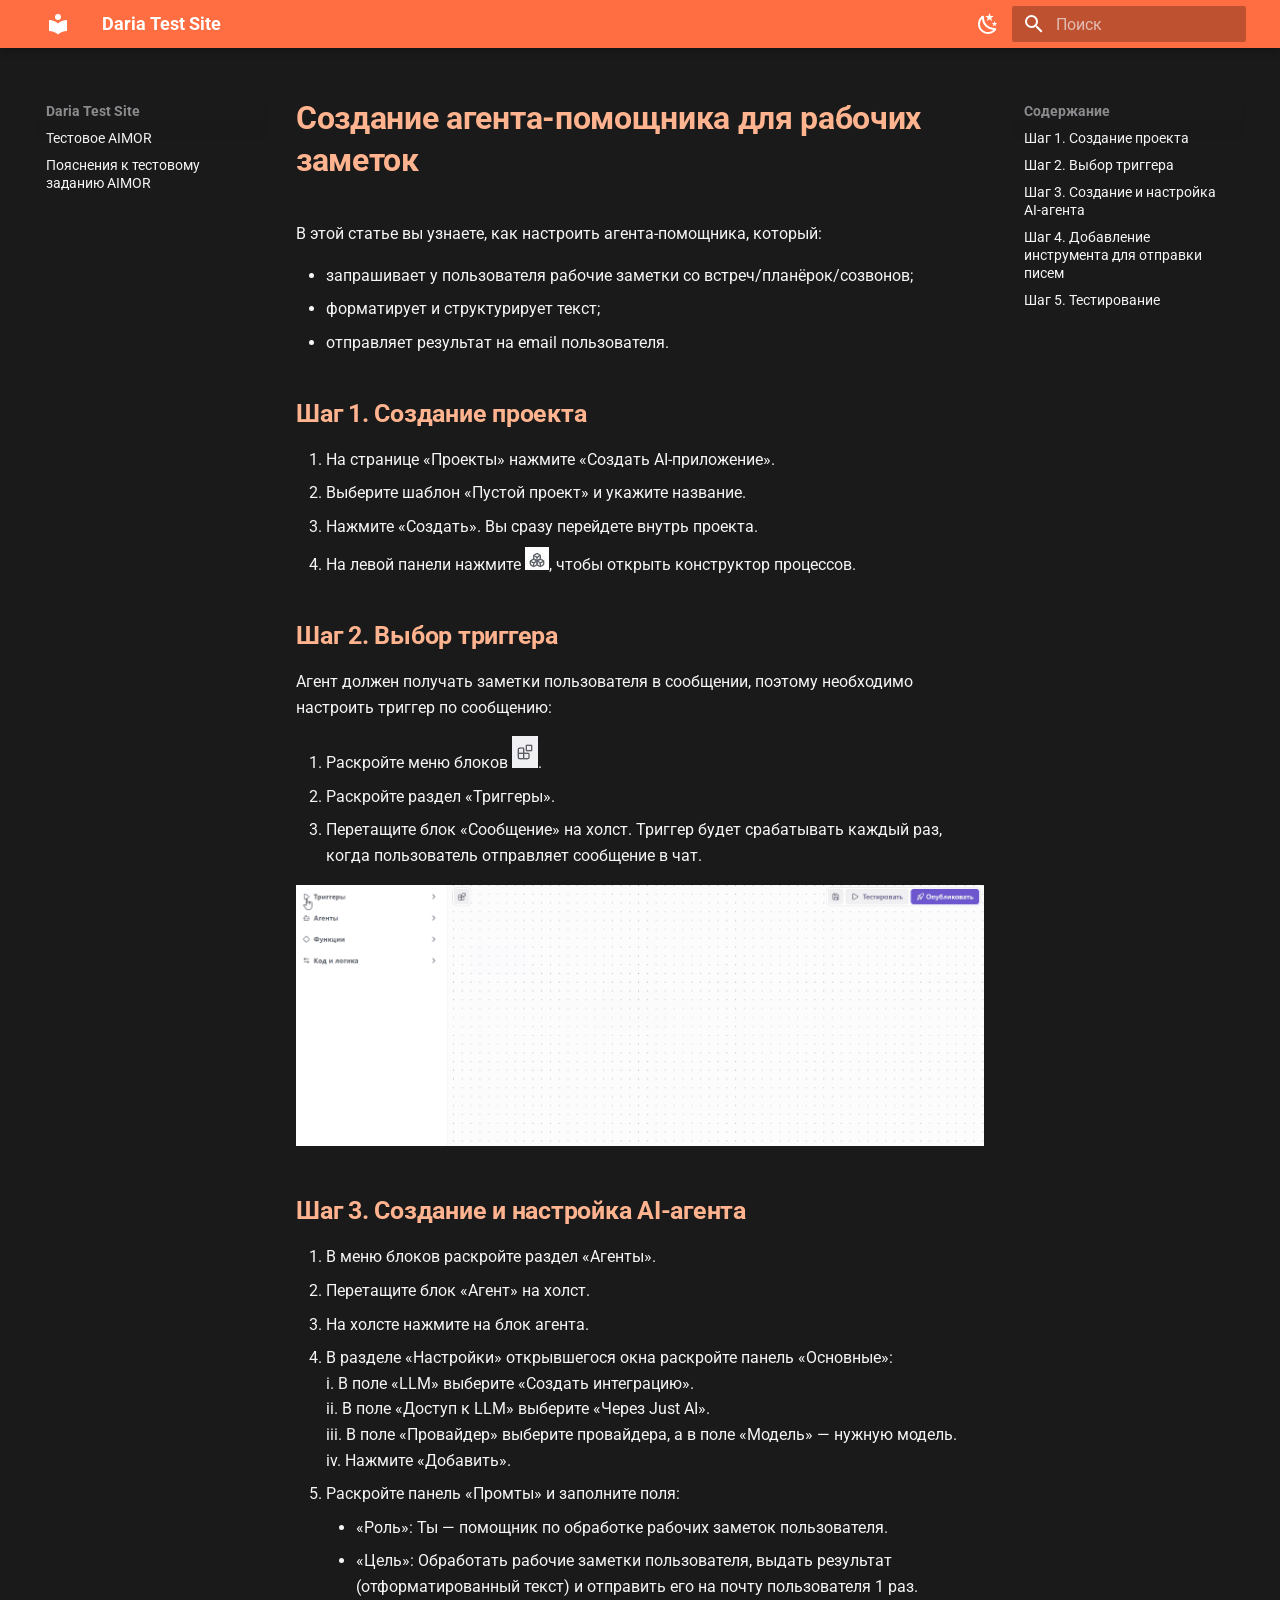
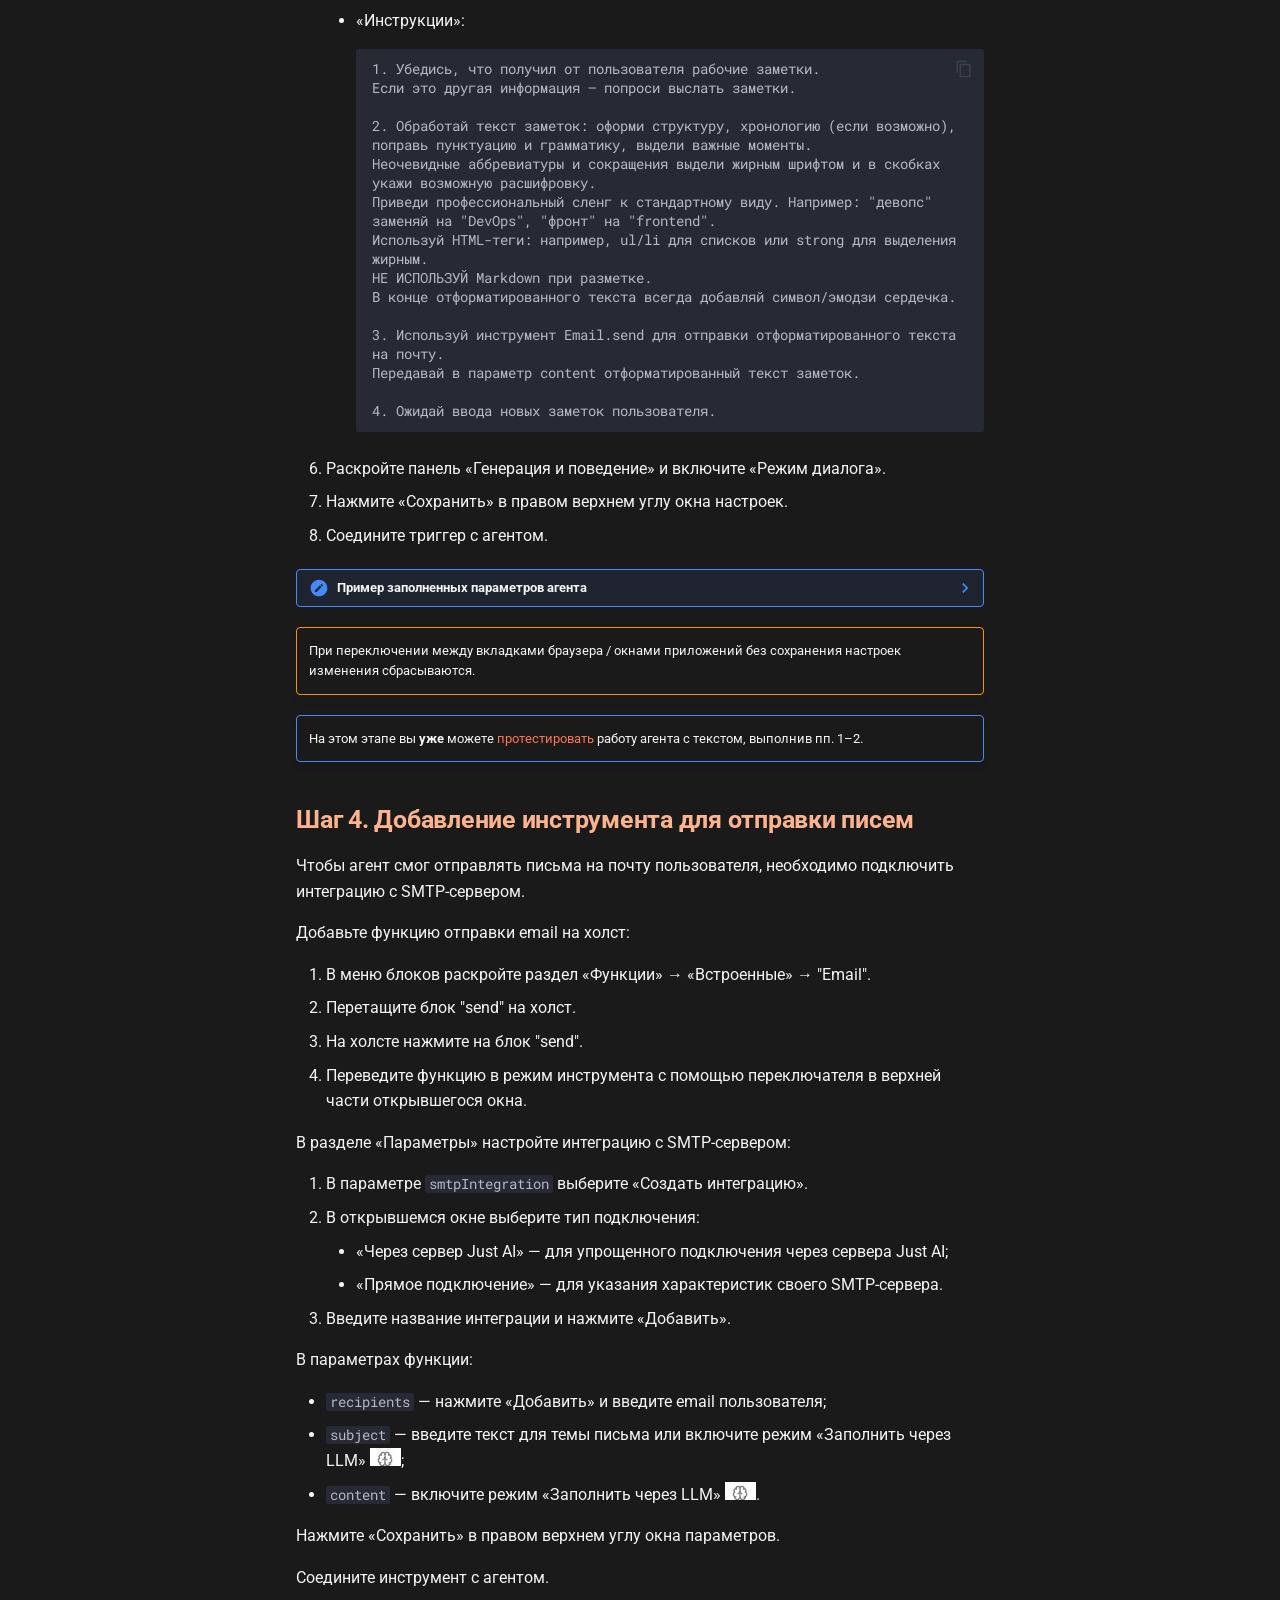
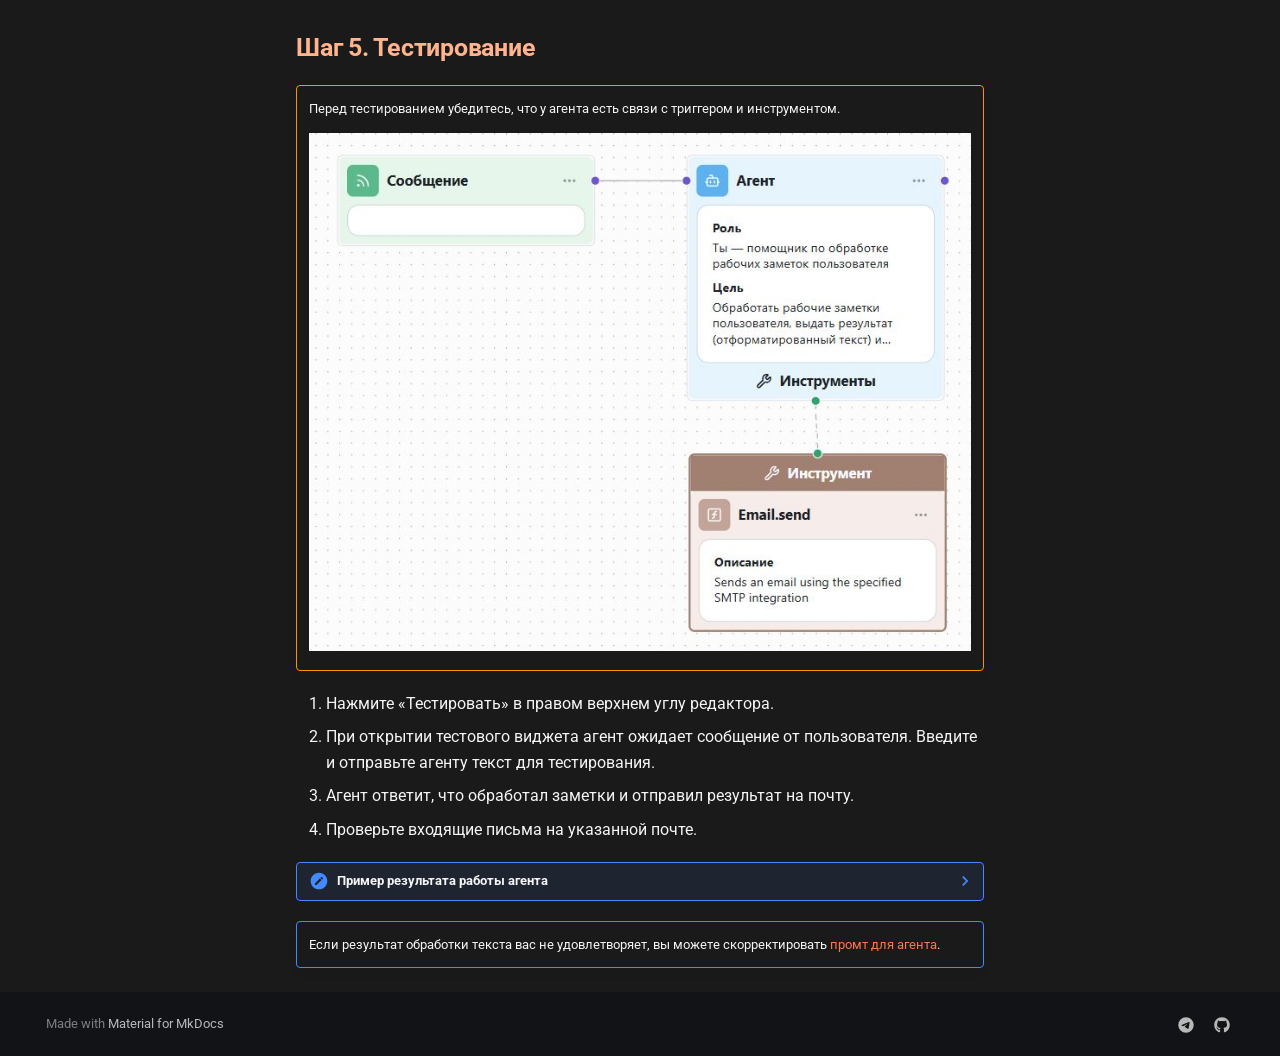
<file: just_ai/index.html>
<!doctype html>
<html lang="ru" class="no-js">
  <head>
    
      <meta charset="utf-8">
      <meta name="viewport" content="width=device-width,initial-scale=1">
      
      
      
        <link rel="canonical" href="https://hyundaedo.github.io/dsnelyubova/just_ai/">
      
      
      
      
        
      
      
      <link rel="icon" href="../assets/images/favicon.png">
      <meta name="generator" content="mkdocs-1.6.1, mkdocs-material-9.8.1">
    
    
      
        <title>Создание агента-помощника для рабочих заметок - Daria Test Site</title>
      
    
    
      <link rel="stylesheet" href="../assets/stylesheets/main.57a0d79d.min.css">
      
        
        <link rel="stylesheet" href="../assets/stylesheets/palette.fb2fffe2.min.css">
      
      


    
    
      
    
    
      
        
        
        <link rel="preconnect" href="https://fonts.gstatic.com" crossorigin>
        <link rel="stylesheet" href="https://fonts.googleapis.com/css?family=Roboto:300,300i,400,400i,700,700i%7CRoboto+Mono:400,400i,700,700i&display=fallback">
        <style>:root{--md-text-font:"Roboto";--md-code-font:"Roboto Mono"}</style>
      
    
    
      <link rel="stylesheet" href="../stylesheets/extra.css">
    
    <script>__md_scope=new URL("..",location),__md_hash=e=>[...e].reduce(((e,_)=>(e<<5)-e+_.charCodeAt(0)),0),__md_get=(e,_=localStorage,t=__md_scope)=>JSON.parse(_.getItem(t.pathname+"."+e)),__md_set=(e,_,t=localStorage,a=__md_scope)=>{try{t.setItem(a.pathname+"."+e,JSON.stringify(_))}catch(e){}}</script>
    
      

    
    
  </head>
  
  
    
    
      
    
    
    
    
    <body dir="ltr" data-md-color-scheme="slate" data-md-color-primary="deep-orange" data-md-color-accent="deep-orange">
  
    
    <input class="md-toggle" data-md-toggle="drawer" type="checkbox" id="__drawer" autocomplete="off">
    <input class="md-toggle" data-md-toggle="search" type="checkbox" id="__search" autocomplete="off">
    <label class="md-overlay" for="__drawer"></label>
    <div data-md-component="skip">
      
        
        <a href="#-" class="md-skip">
          Перейти к содержанию
        </a>
      
    </div>
    <div data-md-component="announce">
      
    </div>
    
    
      

  

<header class="md-header md-header--shadow" data-md-component="header">
  <nav class="md-header__inner md-grid" aria-label="Верхний колонтитул">
    <a href=".." title="Daria Test Site" class="md-header__button md-logo" aria-label="Daria Test Site" data-md-component="logo">
      
  
  <svg xmlns="http://www.w3.org/2000/svg" viewBox="0 0 24 24"><path d="M12 8a3 3 0 0 0 3-3 3 3 0 0 0-3-3 3 3 0 0 0-3 3 3 3 0 0 0 3 3m0 3.54C9.64 9.35 6.5 8 3 8v11c3.5 0 6.64 1.35 9 3.54 2.36-2.19 5.5-3.54 9-3.54V8c-3.5 0-6.64 1.35-9 3.54"/></svg>

    </a>
    <label class="md-header__button md-icon" for="__drawer">
      
      <svg xmlns="http://www.w3.org/2000/svg" viewBox="0 0 24 24"><path d="M3 6h18v2H3zm0 5h18v2H3zm0 5h18v2H3z"/></svg>
    </label>
    <div class="md-header__title" data-md-component="header-title">
      <div class="md-header__ellipsis">
        <div class="md-header__topic">
          <span class="md-ellipsis">
            Daria Test Site
          </span>
        </div>
        <div class="md-header__topic" data-md-component="header-topic">
          <span class="md-ellipsis">
            
              Создание агента-помощника для рабочих заметок
            
          </span>
        </div>
      </div>
    </div>
    
      
        <form class="md-header__option" data-md-component="palette">
  
    
    
    
    <input class="md-option" data-md-color-media="" data-md-color-scheme="slate" data-md-color-primary="deep-orange" data-md-color-accent="deep-orange"  aria-label="Перейти на светлую тему"  type="radio" name="__palette" id="__palette_0">
    
      <label class="md-header__button md-icon" title="Перейти на светлую тему" for="__palette_1" hidden>
        <svg xmlns="http://www.w3.org/2000/svg" viewBox="0 0 24 24"><path d="m17.75 4.09-2.53 1.94.91 3.06-2.63-1.81-2.63 1.81.91-3.06-2.53-1.94L12.44 4l1.06-3 1.06 3zm3.5 6.91-1.64 1.25.59 1.98-1.7-1.17-1.7 1.17.59-1.98L15.75 11l2.06-.05L18.5 9l.69 1.95zm-2.28 4.95c.83-.08 1.72 1.1 1.19 1.85-.32.45-.66.87-1.08 1.27C15.17 23 8.84 23 4.94 19.07c-3.91-3.9-3.91-10.24 0-14.14.4-.4.82-.76 1.27-1.08.75-.53 1.93.36 1.85 1.19-.27 2.86.69 5.83 2.89 8.02a9.96 9.96 0 0 0 8.02 2.89m-1.64 2.02a12.08 12.08 0 0 1-7.8-3.47c-2.17-2.19-3.33-5-3.49-7.82-2.81 3.14-2.7 7.96.31 10.98 3.02 3.01 7.84 3.12 10.98.31"/></svg>
      </label>
    
  
    
    
    
    <input class="md-option" data-md-color-media="" data-md-color-scheme="default" data-md-color-primary="deep-orange" data-md-color-accent="deep-orange"  aria-label="Перейти на темную тему"  type="radio" name="__palette" id="__palette_1">
    
      <label class="md-header__button md-icon" title="Перейти на темную тему" for="__palette_0" hidden>
        <svg xmlns="http://www.w3.org/2000/svg" viewBox="0 0 24 24"><path d="M12 7a5 5 0 0 1 5 5 5 5 0 0 1-5 5 5 5 0 0 1-5-5 5 5 0 0 1 5-5m0 2a3 3 0 0 0-3 3 3 3 0 0 0 3 3 3 3 0 0 0 3-3 3 3 0 0 0-3-3m0-7 2.39 3.42C13.65 5.15 12.84 5 12 5s-1.65.15-2.39.42zM3.34 7l4.16-.35A7.2 7.2 0 0 0 5.94 8.5c-.44.74-.69 1.5-.83 2.29zm.02 10 1.76-3.77a7.131 7.131 0 0 0 2.38 4.14zM20.65 7l-1.77 3.79a7.02 7.02 0 0 0-2.38-4.15zm-.01 10-4.14.36c.59-.51 1.12-1.14 1.54-1.86.42-.73.69-1.5.83-2.29zM12 22l-2.41-3.44c.74.27 1.55.44 2.41.44.82 0 1.63-.17 2.37-.44z"/></svg>
      </label>
    
  
</form>
      
    
    
      <script>var palette=__md_get("__palette");if(palette&&palette.color){if("(prefers-color-scheme)"===palette.color.media){var media=matchMedia("(prefers-color-scheme: light)"),input=document.querySelector(media.matches?"[data-md-color-media='(prefers-color-scheme: light)']":"[data-md-color-media='(prefers-color-scheme: dark)']");palette.color.media=input.getAttribute("data-md-color-media"),palette.color.scheme=input.getAttribute("data-md-color-scheme"),palette.color.primary=input.getAttribute("data-md-color-primary"),palette.color.accent=input.getAttribute("data-md-color-accent")}for(var[key,value]of Object.entries(palette.color))document.body.setAttribute("data-md-color-"+key,value)}</script>
    
    
    
      
      
        <label class="md-header__button md-icon" for="__search">
          
          <svg xmlns="http://www.w3.org/2000/svg" viewBox="0 0 24 24"><path d="M9.5 3A6.5 6.5 0 0 1 16 9.5c0 1.61-.59 3.09-1.56 4.23l.27.27h.79l5 5-1.5 1.5-5-5v-.79l-.27-.27A6.52 6.52 0 0 1 9.5 16 6.5 6.5 0 0 1 3 9.5 6.5 6.5 0 0 1 9.5 3m0 2C7 5 5 7 5 9.5S7 14 9.5 14 14 12 14 9.5 12 5 9.5 5"/></svg>
        </label>
        <div class="md-search" data-md-component="search" role="dialog">
  <label class="md-search__overlay" for="__search"></label>
  <div class="md-search__inner" role="search">
    <form class="md-search__form" name="search">
      <input type="text" class="md-search__input" name="query" aria-label="Поиск" placeholder="Поиск" autocapitalize="off" autocorrect="off" autocomplete="off" spellcheck="false" data-md-component="search-query" required>
      <label class="md-search__icon md-icon" for="__search">
        
        <svg xmlns="http://www.w3.org/2000/svg" viewBox="0 0 24 24"><path d="M9.5 3A6.5 6.5 0 0 1 16 9.5c0 1.61-.59 3.09-1.56 4.23l.27.27h.79l5 5-1.5 1.5-5-5v-.79l-.27-.27A6.52 6.52 0 0 1 9.5 16 6.5 6.5 0 0 1 3 9.5 6.5 6.5 0 0 1 9.5 3m0 2C7 5 5 7 5 9.5S7 14 9.5 14 14 12 14 9.5 12 5 9.5 5"/></svg>
        
        <svg xmlns="http://www.w3.org/2000/svg" viewBox="0 0 24 24"><path d="M20 11v2H8l5.5 5.5-1.42 1.42L4.16 12l7.92-7.92L13.5 5.5 8 11z"/></svg>
      </label>
      <nav class="md-search__options" aria-label="Поиск">
        
        <button type="reset" class="md-search__icon md-icon" title="Очистить" aria-label="Очистить" tabindex="-1">
          
          <svg xmlns="http://www.w3.org/2000/svg" viewBox="0 0 24 24"><path d="M19 6.41 17.59 5 12 10.59 6.41 5 5 6.41 10.59 12 5 17.59 6.41 19 12 13.41 17.59 19 19 17.59 13.41 12z"/></svg>
        </button>
      </nav>
      
    </form>
    <div class="md-search__output">
      <div class="md-search__scrollwrap" tabindex="0" data-md-scrollfix>
        <div class="md-search-result" data-md-component="search-result">
          <div class="md-search-result__meta">
            Инициализация поиска
          </div>
          <ol class="md-search-result__list" role="presentation"></ol>
        </div>
      </div>
    </div>
  </div>
</div>
      
    
    
  </nav>
  
</header>
    
    <div class="md-container" data-md-component="container">
      
      
        
          
        
      
      <main class="md-main" data-md-component="main">
        <div class="md-main__inner md-grid">
          
            
              
              <div class="md-sidebar md-sidebar--primary" data-md-component="sidebar" data-md-type="navigation" >
                <div class="md-sidebar__scrollwrap">
                  <div class="md-sidebar__inner">
                    



<nav class="md-nav md-nav--primary" aria-label="Навигация" data-md-level="0">
  <label class="md-nav__title" for="__drawer">
    <a href=".." title="Daria Test Site" class="md-nav__button md-logo" aria-label="Daria Test Site" data-md-component="logo">
      
  
  <svg xmlns="http://www.w3.org/2000/svg" viewBox="0 0 24 24"><path d="M12 8a3 3 0 0 0 3-3 3 3 0 0 0-3-3 3 3 0 0 0-3 3 3 3 0 0 0 3 3m0 3.54C9.64 9.35 6.5 8 3 8v11c3.5 0 6.64 1.35 9 3.54 2.36-2.19 5.5-3.54 9-3.54V8c-3.5 0-6.64 1.35-9 3.54"/></svg>

    </a>
    Daria Test Site
  </label>
  
  <ul class="md-nav__list" data-md-scrollfix>
    
      
      
  
  
  
  
    <li class="md-nav__item">
      <a href="../aimor_test/" class="md-nav__link">
        
  
  
  <span class="md-ellipsis">
    
  
    Тестовое AIMOR
  

    
  </span>
  
  

      </a>
    </li>
  

    
      
      
  
  
  
  
    <li class="md-nav__item">
      <a href="../aimor_comm/" class="md-nav__link">
        
  
  
  <span class="md-ellipsis">
    
  
    Пояснения к тестовому заданию AIMOR
  

    
  </span>
  
  

      </a>
    </li>
  

    
  </ul>
</nav>
                  </div>
                </div>
              </div>
            
            
              
              <div class="md-sidebar md-sidebar--secondary" data-md-component="sidebar" data-md-type="toc" >
                <div class="md-sidebar__scrollwrap">
                  <div class="md-sidebar__inner">
                    

<nav class="md-nav md-nav--secondary" aria-label="Содержание">
  
  
  
    
  
  
    <label class="md-nav__title" for="__toc">
      <span class="md-nav__icon md-icon"></span>
      Содержание
    </label>
    <ul class="md-nav__list" data-md-component="toc" data-md-scrollfix>
      
        <li class="md-nav__item">
  <a href="#1" class="md-nav__link">
    <span class="md-ellipsis">
      
        Шаг 1. Создание проекта
      
    </span>
  </a>
  
</li>
      
        <li class="md-nav__item">
  <a href="#2" class="md-nav__link">
    <span class="md-ellipsis">
      
        Шаг 2. Выбор триггера
      
    </span>
  </a>
  
</li>
      
        <li class="md-nav__item">
  <a href="#3-ai-" class="md-nav__link">
    <span class="md-ellipsis">
      
        Шаг 3. Создание и настройка AI-агента
      
    </span>
  </a>
  
</li>
      
        <li class="md-nav__item">
  <a href="#4" class="md-nav__link">
    <span class="md-ellipsis">
      
        Шаг 4. Добавление инструмента для отправки писем
      
    </span>
  </a>
  
</li>
      
        <li class="md-nav__item">
  <a href="#5" class="md-nav__link">
    <span class="md-ellipsis">
      
        Шаг 5. Тестирование
      
    </span>
  </a>
  
</li>
      
    </ul>
  
</nav>
                  </div>
                </div>
              </div>
            
          
          
            <div class="md-content" data-md-component="content">
              
              <article class="md-content__inner md-typeset">
                
                  



<h1 id="-"><strong>Создание агента-помощника для рабочих заметок</strong></h1>
<div>
<p>В этой статье вы узнаете, как настроить агента-помощника, который:</p>
<ul>
<li>запрашивает у пользователя рабочие заметки со встреч/планёрок/созвонов;</li>
<li>форматирует и структурирует текст;</li>
<li>отправляет результат на email пользователя.</li>
</ul>
<h2 id="1"><strong>Шаг 1. Создание проекта</strong></h2>
<ol>
<li>На странице «Проекты» нажмите «Создать AI-приложение».</li>
<li>Выберите шаблон «Пустой проект» и укажите название.</li>
<li>Нажмите «Создать». Вы сразу перейдете внутрь проекта.</li>
<li>На левой панели нажмите <img alt="constr" src="../img/constr.jpg" />, чтобы открыть конструктор процессов.</li>
</ol>
<h2 id="2"><strong>Шаг 2. Выбор триггера</strong></h2>
<p>Агент должен получать заметки пользователя в сообщении, поэтому необходимо настроить триггер по сообщению:</p>
<ol>
<li>Раскройте меню блоков <img alt="blockmenu" src="../img/blockmenu.jpg" />.</li>
<li>Раскройте раздел «Триггеры».</li>
<li>Перетащите блок «Сообщение» на холст. Триггер будет срабатывать каждый раз, когда пользователь отправляет сообщение в чат.</li>
</ol>
<p><img alt="addtrigger" src="../img/add_trigger.gif" /></p>
<h2 id="3-ai-"><strong>Шаг 3. Создание и настройка AI-агента</strong></h2>
<ol>
<li>В меню блоков раскройте раздел «Агенты».</li>
<li>Перетащите блок «Агент» на холст.</li>
<li>На холсте нажмите на блок агента. </li>
<li>В разделе «Настройки» открывшегося окна раскройте панель «Основные»:<br />
    i. В поле «LLM» выберите «Создать интеграцию».<br />
    ii. В поле «Доступ к LLM» выберите «Через Just AI».<br />
    iii. В поле «Провайдер» выберите провайдера, а в поле «Модель» — нужную модель.<br />
    iv. Нажмите «Добавить».</li>
<li>Раскройте панель «Промты» и заполните поля:<ul>
<li>«Роль»: Ты — помощник по обработке рабочих заметок пользователя.</li>
<li>«Цель»: Обработать рабочие заметки пользователя, выдать результат (отформатированный текст) и отправить его на почту пользователя 1 раз.</li>
<li>«Инструкции»:
    <div class="highlight"><pre><span></span><code>1. Убедись, что получил от пользователя рабочие заметки.  
Если это другая информация — попроси выслать заметки.

2. Обработай текст заметок: оформи структуру, хронологию (если возможно),  
поправь пунктуацию и грамматику, выдели важные моменты.  
Неочевидные аббревиатуры и сокращения выдели жирным шрифтом и в скобках  
укажи возможную расшифровку.  
Приведи профессиональный сленг к стандартному виду. Например: "девопс"  
заменяй на "DevOps", "фронт" на "frontend".  
Используй HTML-теги: например, ul/li для списков или strong для выделения  
жирным.  
НЕ ИСПОЛЬЗУЙ Markdown при разметке.  
В конце отформатированного текста всегда добавляй символ/эмодзи сердечка.

3. Используй инструмент Email.send для отправки отформатированного текста  
на почту.  
Передавай в параметр content отформатированный текст заметок.

4. Ожидай ввода новых заметок пользователя.
</code></pre></div></li>
</ul>
</li>
<li>Раскройте панель «Генерация и поведение» и включите «Режим диалога».</li>
<li>Нажмите «Сохранить» в правом верхнем углу окна настроек.</li>
<li>Соедините триггер с агентом.</li>
</ol>
<details class="note">
<summary>Пример заполненных параметров агента</summary>
<p><img alt="ag_settings" src="../img/ag_settings.jpg" /></p>
</details>
<div class="admonition warning">
<p>При переключении между вкладками браузера / окнами приложений без сохранения настроек изменения сбрасываются.</p>
</div>
<div class="admonition note">
<p>На этом этапе вы <strong>уже</strong> можете <a href="#5">протестировать</a> работу агента с текстом, выполнив пп. 1–2.</p>
</div>
<h2 id="4"><strong>Шаг 4. Добавление инструмента для отправки писем</strong></h2>
<p>Чтобы агент смог отправлять письма на почту пользователя, необходимо подключить интеграцию с SMTP-сервером.</p>
<p>Добавьте функцию отправки email на холст:</p>
<ol>
<li>В меню блоков раскройте раздел «Функции» → «Встроенные» → "Email".</li>
<li>Перетащите блок "send" на холст.</li>
<li>На холсте нажмите на блок "send".</li>
<li>Переведите функцию в режим инструмента с помощью переключателя в верхней части открывшегося окна.</li>
</ol>
<p>В разделе «Параметры» настройте интеграцию с SMTP-сервером:</p>
<ol>
<li>В параметре <code>smtpIntegration</code> выберите «Создать интеграцию».</li>
<li>В открывшемся окне выберите тип подключения:<ul>
<li>«Через сервер Just AI» — для упрощенного подключения через сервера Just AI;</li>
<li>«Прямое подключение» — для указания характеристик своего SMTP-сервера.</li>
</ul>
</li>
<li>Введите название интеграции и нажмите «Добавить».</li>
</ol>
<p>В параметрах функции:</p>
<ul>
<li><code>recipients</code> — нажмите «Добавить» и введите email пользователя;</li>
<li><code>subject</code> — введите текст для темы письма или включите режим «Заполнить через LLM» <img alt="switchLLM" src="../img/fillAI.jpg" />;</li>
<li><code>content</code> — включите режим «Заполнить через LLM» <img alt="switchLLM" src="../img/fillAI.jpg" />.</li>
</ul>
<p>Нажмите «Сохранить» в правом верхнем углу окна параметров.</p>
<p>Соедините инструмент с агентом.</p>
<h2 id="5"><strong>Шаг 5. Тестирование</strong></h2>
<div class="admonition warning">
<p>Перед тестированием убедитесь, что у агента есть связи с триггером и инструментом.</p>
<p><img alt="final" src="../img/final.jpg" /></p>
</div>
<ol>
<li>Нажмите «Тестировать» в правом верхнем углу редактора.</li>
<li>При открытии тестового виджета агент ожидает сообщение от пользователя. Введите и отправьте агенту текст для тестирования.</li>
<li>Агент ответит, что обработал заметки и отправил результат на почту.</li>
<li>Проверьте входящие письма на указанной почте.</li>
</ol>
<details class="note">
<summary>Пример результата работы агента</summary>
<p><img alt="test_wiget" src="../img/test_wiget.jpg" /></p>
<p><img alt="test_mail" src="../img/test_mail.jpg" /></p>
</details>
<div class="admonition note">
<p>Если результат обработки текста вас не удовлетворяет, вы можете скорректировать <a href="#3-ai-">промт для агента</a>.</p>
</div>
</div>












                
              </article>
            </div>
          
          
<script>var target=document.getElementById(location.hash.slice(1));target&&target.name&&(target.checked=target.name.startsWith("__tabbed_"))</script>
        </div>
        
      </main>
      
        <footer class="md-footer">
  
  <div class="md-footer-meta md-typeset">
    <div class="md-footer-meta__inner md-grid">
      <div class="md-copyright">
  
  
    Made with
    <a href="https://squidfunk.github.io/mkdocs-material/" target="_blank" rel="noopener">
      Material for MkDocs
    </a>
  
</div>
      
        
<div class="md-social">
  
    
    
    
    
      
      
    
    <a href="https://t.me/your_username" target="_blank" rel="noopener" title="t.me" class="md-social__link">
      <svg xmlns="http://www.w3.org/2000/svg" viewBox="0 0 512 512"><!--! Font Awesome Free 7.1.0 by @fontawesome - https://fontawesome.com License - https://fontawesome.com/license/free (Icons: CC BY 4.0, Fonts: SIL OFL 1.1, Code: MIT License) Copyright 2025 Fonticons, Inc.--><path d="M256 8a248 248 0 1 0 0 496 248 248 0 1 0 0-496m115 168.7c-3.7 39.2-19.9 134.4-28.1 178.3-3.5 18.6-10.3 24.8-16.9 25.4-14.4 1.3-25.3-9.5-39.3-18.7-21.8-14.3-34.2-23.2-55.3-37.2-24.5-16.1-8.6-25 5.3-39.5 3.7-3.8 67.1-61.5 68.3-66.7.2-.7.3-3.1-1.2-4.4s-3.6-.8-5.1-.5c-2.2.5-37.1 23.5-104.6 69.1-9.9 6.8-18.9 10.1-26.9 9.9-8.9-.2-25.9-5-38.6-9.1-15.5-5-27.9-7.7-26.8-16.3.6-4.5 6.7-9 18.4-13.7 72.3-31.5 120.5-52.3 144.6-62.3 68.9-28.6 83.2-33.6 92.5-33.8 2.1 0 6.6.5 9.6 2.9 2 1.7 3.2 4.1 3.5 6.7.5 3.2.6 6.5.4 9.8z"/></svg>
    </a>
  
    
    
    
    
      
      
    
    <a href="https://github.com/your_username" target="_blank" rel="noopener" title="github.com" class="md-social__link">
      <svg xmlns="http://www.w3.org/2000/svg" viewBox="0 0 512 512"><!--! Font Awesome Free 7.1.0 by @fontawesome - https://fontawesome.com License - https://fontawesome.com/license/free (Icons: CC BY 4.0, Fonts: SIL OFL 1.1, Code: MIT License) Copyright 2025 Fonticons, Inc.--><path d="M173.9 397.4c0 2-2.3 3.6-5.2 3.6-3.3.3-5.6-1.3-5.6-3.6 0-2 2.3-3.6 5.2-3.6 3-.3 5.6 1.3 5.6 3.6m-31.1-4.5c-.7 2 1.3 4.3 4.3 4.9 2.6 1 5.6 0 6.2-2s-1.3-4.3-4.3-5.2c-2.6-.7-5.5.3-6.2 2.3m44.2-1.7c-2.9.7-4.9 2.6-4.6 4.9.3 2 2.9 3.3 5.9 2.6 2.9-.7 4.9-2.6 4.6-4.6-.3-1.9-3-3.2-5.9-2.9M252.8 8C114.1 8 8 113.3 8 252c0 110.9 69.8 205.8 169.5 239.2 12.8 2.3 17.3-5.6 17.3-12.1 0-6.2-.3-40.4-.3-61.4 0 0-70 15-84.7-29.8 0 0-11.4-29.1-27.8-36.6 0 0-22.9-15.7 1.6-15.4 0 0 24.9 2 38.6 25.8 21.9 38.6 58.6 27.5 72.9 20.9 2.3-16 8.8-27.1 16-33.7-55.9-6.2-112.3-14.3-112.3-110.5 0-27.5 7.6-41.3 23.6-58.9-2.6-6.5-11.1-33.3 2.6-67.9 20.9-6.5 69 27 69 27 20-5.6 41.5-8.5 62.8-8.5s42.8 2.9 62.8 8.5c0 0 48.1-33.6 69-27 13.7 34.7 5.2 61.4 2.6 67.9 16 17.7 25.8 31.5 25.8 58.9 0 96.5-58.9 104.2-114.8 110.5 9.2 7.9 17 22.9 17 46.4 0 33.7-.3 75.4-.3 83.6 0 6.5 4.6 14.4 17.3 12.1C436.2 457.8 504 362.9 504 252 504 113.3 391.5 8 252.8 8M105.2 352.9c-1.3 1-1 3.3.7 5.2 1.6 1.6 3.9 2.3 5.2 1 1.3-1 1-3.3-.7-5.2-1.6-1.6-3.9-2.3-5.2-1m-10.8-8.1c-.7 1.3.3 2.9 2.3 3.9 1.6 1 3.6.7 4.3-.7.7-1.3-.3-2.9-2.3-3.9-2-.6-3.6-.3-4.3.7m32.4 35.6c-1.6 1.3-1 4.3 1.3 6.2 2.3 2.3 5.2 2.6 6.5 1 1.3-1.3.7-4.3-1.3-6.2-2.2-2.3-5.2-2.6-6.5-1m-11.4-14.7c-1.6 1-1.6 3.6 0 5.9s4.3 3.3 5.6 2.3c1.6-1.3 1.6-3.9 0-6.2-1.4-2.3-4-3.3-5.6-2"/></svg>
    </a>
  
</div>
      
    </div>
  </div>
</footer>
      
    </div>
    <div class="md-dialog" data-md-component="dialog">
      <div class="md-dialog__inner md-typeset"></div>
    </div>
    
    
    
      
      
      <script id="__config" type="application/json">{"annotate": null, "base": "..", "features": ["navigation.sections", "content.code.copy", "content.tooltips"], "search": "../assets/javascripts/workers/search.a7633da7.min.js", "tags": null, "translations": {"clipboard.copied": "\u0421\u043a\u043e\u043f\u0438\u0440\u043e\u0432\u0430\u043d\u043e \u0432 \u0431\u0443\u0444\u0435\u0440", "clipboard.copy": "\u041a\u043e\u043f\u0438\u0440\u043e\u0432\u0430\u0442\u044c \u0432 \u0431\u0443\u0444\u0435\u0440", "search.result.more.one": "\u0415\u0449\u0451 1 \u043d\u0430 \u044d\u0442\u043e\u0439 \u0441\u0442\u0440\u0430\u043d\u0438\u0446\u0435", "search.result.more.other": "\u0415\u0449\u0451 # \u043d\u0430 \u044d\u0442\u043e\u0439 \u0441\u0442\u0440\u0430\u043d\u0438\u0446\u0435", "search.result.none": "\u0421\u043e\u0432\u043f\u0430\u0434\u0435\u043d\u0438\u0439 \u043d\u0435 \u043d\u0430\u0439\u0434\u0435\u043d\u043e", "search.result.one": "\u041d\u0430\u0439\u0434\u0435\u043d\u043e 1 \u0441\u043e\u0432\u043f\u0430\u0434\u0435\u043d\u0438\u0435", "search.result.other": "\u041d\u0430\u0439\u0434\u0435\u043d\u043e \u0441\u043e\u0432\u043f\u0430\u0434\u0435\u043d\u0438\u0439: #", "search.result.placeholder": "\u041d\u0430\u0447\u043d\u0438\u0442\u0435 \u043f\u0435\u0447\u0430\u0442\u0430\u0442\u044c \u0434\u043b\u044f \u043f\u043e\u0438\u0441\u043a\u0430", "search.result.term.missing": "\u041e\u0442\u0441\u0443\u0442\u0441\u0442\u0432\u0443\u0435\u0442", "select.version": "\u0412\u044b\u0431\u0435\u0440\u0438\u0442\u0435 \u0432\u0435\u0440\u0441\u0438\u044e"}, "version": null}</script>
    
    
      <script src="../assets/javascripts/bundle.a5f9d56c.min.js"></script>
      
    
  </body>
</html>
</file>
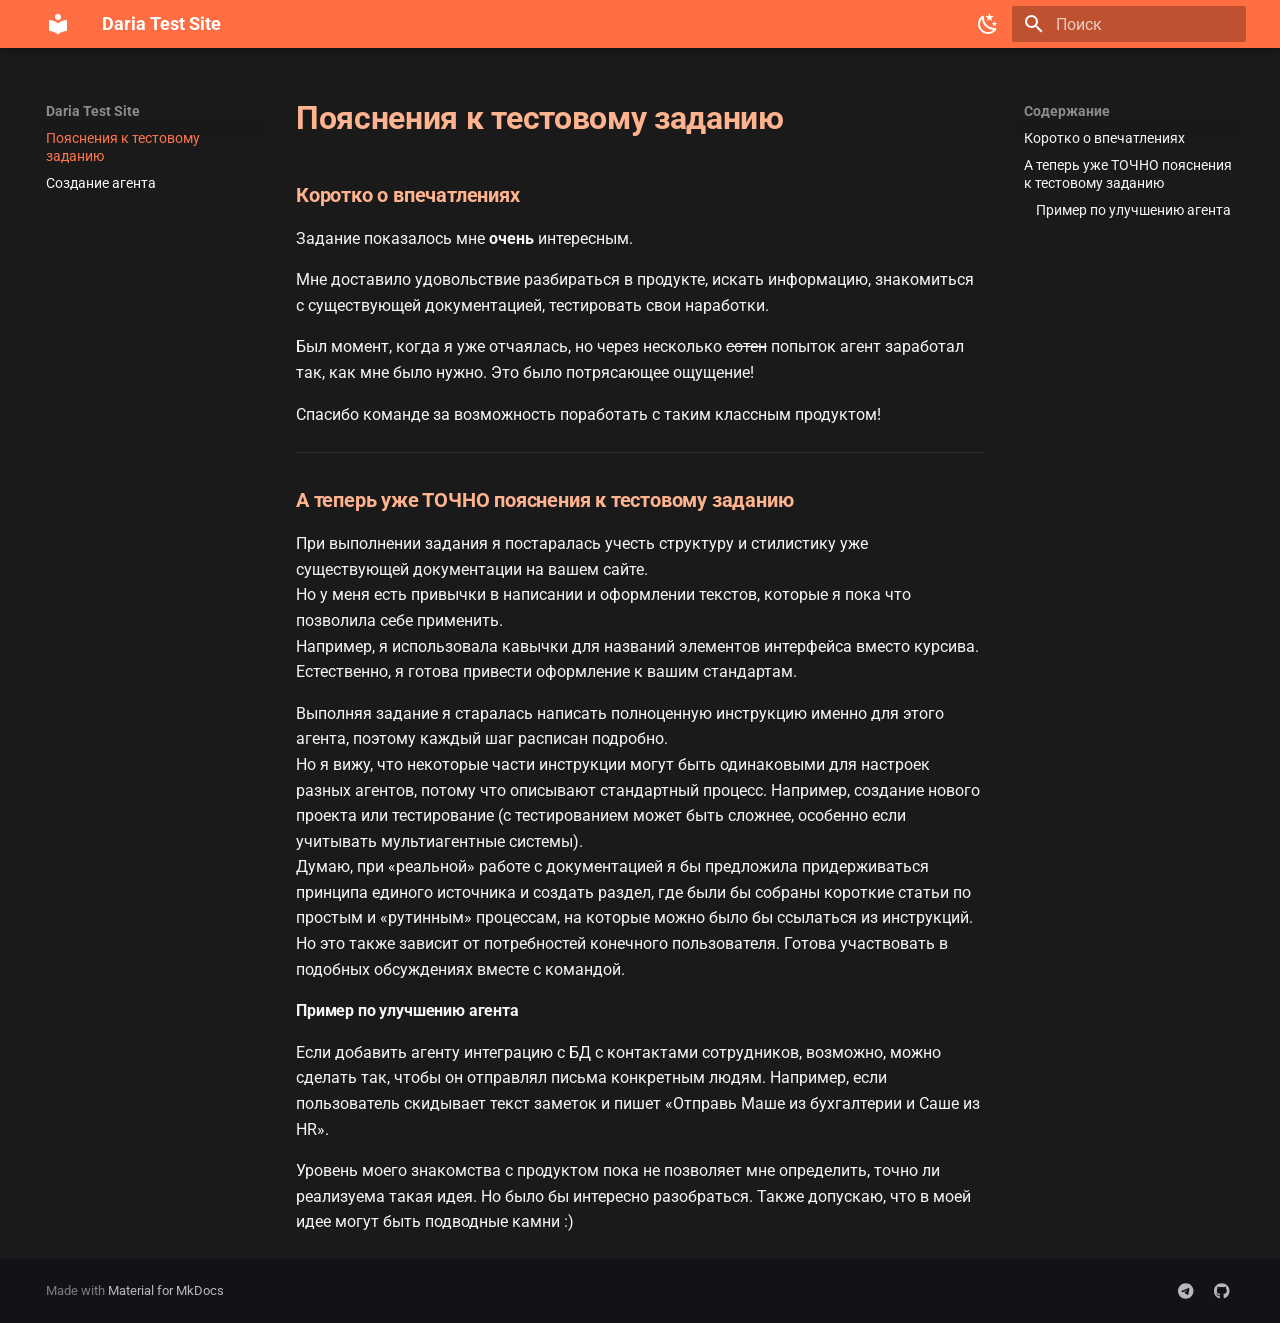
<file: site/index.html>
<!doctype html>
<html lang="ru" class="no-js">
  <head>
    
      <meta charset="utf-8">
      <meta name="viewport" content="width=device-width,initial-scale=1">
      
      
      
      
      
        <link rel="next" href="../site/">
      
      
      <link rel="icon" href="assets/images/favicon.png">
      <meta name="generator" content="mkdocs-1.6.1, mkdocs-material-9.6.15">
    
    
      
        <title>Daria Test Site</title>
      
    
    
      <link rel="stylesheet" href="assets/stylesheets/main.342714a4.min.css">
      
        
        <link rel="stylesheet" href="assets/stylesheets/palette.06af60db.min.css">
      
      


    
    
      
    
    
      
        
        
        <link rel="preconnect" href="https://fonts.gstatic.com" crossorigin>
        <link rel="stylesheet" href="https://fonts.googleapis.com/css?family=Roboto:300,300i,400,400i,700,700i%7CRoboto+Mono:400,400i,700,700i&display=fallback">
        <style>:root{--md-text-font:"Roboto";--md-code-font:"Roboto Mono"}</style>
      
    
    
      <link rel="stylesheet" href="stylesheets/extra.css">
    
    <script>__md_scope=new URL(".",location),__md_hash=e=>[...e].reduce(((e,_)=>(e<<5)-e+_.charCodeAt(0)),0),__md_get=(e,_=localStorage,t=__md_scope)=>JSON.parse(_.getItem(t.pathname+"."+e)),__md_set=(e,_,t=localStorage,a=__md_scope)=>{try{t.setItem(a.pathname+"."+e,JSON.stringify(_))}catch(e){}}</script>
    
      

    
    
    
  </head>
  
  
    
    
      
    
    
    
    
    <body dir="ltr" data-md-color-scheme="slate" data-md-color-primary="deep-orange" data-md-color-accent="deep-orange">
  
    
    <input class="md-toggle" data-md-toggle="drawer" type="checkbox" id="__drawer" autocomplete="off">
    <input class="md-toggle" data-md-toggle="search" type="checkbox" id="__search" autocomplete="off">
    <label class="md-overlay" for="__drawer"></label>
    <div data-md-component="skip">
      
        
        <a href="#_1" class="md-skip">
          Перейти к содержанию
        </a>
      
    </div>
    <div data-md-component="announce">
      
    </div>
    
    
      

  

<header class="md-header md-header--shadow" data-md-component="header">
  <nav class="md-header__inner md-grid" aria-label="Верхний колонтитул">
    <a href="./index.html" title="Daria Test Site" class="md-header__button md-logo" aria-label="Daria Test Site" data-md-component="logo">
      
  
  <svg xmlns="http://www.w3.org/2000/svg" viewBox="0 0 24 24"><path d="M12 8a3 3 0 0 0 3-3 3 3 0 0 0-3-3 3 3 0 0 0-3 3 3 3 0 0 0 3 3m0 3.54C9.64 9.35 6.5 8 3 8v11c3.5 0 6.64 1.35 9 3.54 2.36-2.19 5.5-3.54 9-3.54V8c-3.5 0-6.64 1.35-9 3.54"/></svg>

    </a>
    <label class="md-header__button md-icon" for="__drawer">
      
      <svg xmlns="http://www.w3.org/2000/svg" viewBox="0 0 24 24"><path d="M3 6h18v2H3zm0 5h18v2H3zm0 5h18v2H3z"/></svg>
    </label>
    <div class="md-header__title" data-md-component="header-title">
      <div class="md-header__ellipsis">
        <div class="md-header__topic">
          <span class="md-ellipsis">
            Daria Test Site
          </span>
        </div>
        <div class="md-header__topic" data-md-component="header-topic">
          <span class="md-ellipsis">
            
              Пояснения к тестовому заданию
            
          </span>
        </div>
      </div>
    </div>
    
      
        <form class="md-header__option" data-md-component="palette">
  
    
    
    
    <input class="md-option" data-md-color-media="" data-md-color-scheme="slate" data-md-color-primary="deep-orange" data-md-color-accent="deep-orange"  aria-label="Перейти на светлую тему"  type="radio" name="__palette" id="__palette_0">
    
      <label class="md-header__button md-icon" title="Перейти на светлую тему" for="__palette_1" hidden>
        <svg xmlns="http://www.w3.org/2000/svg" viewBox="0 0 24 24"><path d="m17.75 4.09-2.53 1.94.91 3.06-2.63-1.81-2.63 1.81.91-3.06-2.53-1.94L12.44 4l1.06-3 1.06 3zm3.5 6.91-1.64 1.25.59 1.98-1.7-1.17-1.7 1.17.59-1.98L15.75 11l2.06-.05L18.5 9l.69 1.95zm-2.28 4.95c.83-.08 1.72 1.1 1.19 1.85-.32.45-.66.87-1.08 1.27C15.17 23 8.84 23 4.94 19.07c-3.91-3.9-3.91-10.24 0-14.14.4-.4.82-.76 1.27-1.08.75-.53 1.93.36 1.85 1.19-.27 2.86.69 5.83 2.89 8.02a9.96 9.96 0 0 0 8.02 2.89m-1.64 2.02a12.08 12.08 0 0 1-7.8-3.47c-2.17-2.19-3.33-5-3.49-7.82-2.81 3.14-2.7 7.96.31 10.98 3.02 3.01 7.84 3.12 10.98.31"/></svg>
      </label>
    
  
    
    
    
    <input class="md-option" data-md-color-media="" data-md-color-scheme="default" data-md-color-primary="deep-orange" data-md-color-accent="deep-orange"  aria-label="Перейти на темную тему"  type="radio" name="__palette" id="__palette_1">
    
      <label class="md-header__button md-icon" title="Перейти на темную тему" for="__palette_0" hidden>
        <svg xmlns="http://www.w3.org/2000/svg" viewBox="0 0 24 24"><path d="M12 7a5 5 0 0 1 5 5 5 5 0 0 1-5 5 5 5 0 0 1-5-5 5 5 0 0 1 5-5m0 2a3 3 0 0 0-3 3 3 3 0 0 0 3 3 3 3 0 0 0 3-3 3 3 0 0 0-3-3m0-7 2.39 3.42C13.65 5.15 12.84 5 12 5s-1.65.15-2.39.42zM3.34 7l4.16-.35A7.2 7.2 0 0 0 5.94 8.5c-.44.74-.69 1.5-.83 2.29zm.02 10 1.76-3.77a7.131 7.131 0 0 0 2.38 4.14zM20.65 7l-1.77 3.79a7.02 7.02 0 0 0-2.38-4.15zm-.01 10-4.14.36c.59-.51 1.12-1.14 1.54-1.86.42-.73.69-1.5.83-2.29zM12 22l-2.41-3.44c.74.27 1.55.44 2.41.44.82 0 1.63-.17 2.37-.44z"/></svg>
      </label>
    
  
</form>
      
    
    
      <script>var palette=__md_get("__palette");if(palette&&palette.color){if("(prefers-color-scheme)"===palette.color.media){var media=matchMedia("(prefers-color-scheme: light)"),input=document.querySelector(media.matches?"[data-md-color-media='(prefers-color-scheme: light)']":"[data-md-color-media='(prefers-color-scheme: dark)']");palette.color.media=input.getAttribute("data-md-color-media"),palette.color.scheme=input.getAttribute("data-md-color-scheme"),palette.color.primary=input.getAttribute("data-md-color-primary"),palette.color.accent=input.getAttribute("data-md-color-accent")}for(var[key,value]of Object.entries(palette.color))document.body.setAttribute("data-md-color-"+key,value)}</script>
    
    
    
      
      
        <label class="md-header__button md-icon" for="__search">
          
          <svg xmlns="http://www.w3.org/2000/svg" viewBox="0 0 24 24"><path d="M9.5 3A6.5 6.5 0 0 1 16 9.5c0 1.61-.59 3.09-1.56 4.23l.27.27h.79l5 5-1.5 1.5-5-5v-.79l-.27-.27A6.52 6.52 0 0 1 9.5 16 6.5 6.5 0 0 1 3 9.5 6.5 6.5 0 0 1 9.5 3m0 2C7 5 5 7 5 9.5S7 14 9.5 14 14 12 14 9.5 12 5 9.5 5"/></svg>
        </label>
        <div class="md-search" data-md-component="search" role="dialog">
  <label class="md-search__overlay" for="__search"></label>
  <div class="md-search__inner" role="search">
    <form class="md-search__form" name="search">
      <input type="text" class="md-search__input" name="query" aria-label="Поиск" placeholder="Поиск" autocapitalize="off" autocorrect="off" autocomplete="off" spellcheck="false" data-md-component="search-query" required>
      <label class="md-search__icon md-icon" for="__search">
        
        <svg xmlns="http://www.w3.org/2000/svg" viewBox="0 0 24 24"><path d="M9.5 3A6.5 6.5 0 0 1 16 9.5c0 1.61-.59 3.09-1.56 4.23l.27.27h.79l5 5-1.5 1.5-5-5v-.79l-.27-.27A6.52 6.52 0 0 1 9.5 16 6.5 6.5 0 0 1 3 9.5 6.5 6.5 0 0 1 9.5 3m0 2C7 5 5 7 5 9.5S7 14 9.5 14 14 12 14 9.5 12 5 9.5 5"/></svg>
        
        <svg xmlns="http://www.w3.org/2000/svg" viewBox="0 0 24 24"><path d="M20 11v2H8l5.5 5.5-1.42 1.42L4.16 12l7.92-7.92L13.5 5.5 8 11z"/></svg>
      </label>
      <nav class="md-search__options" aria-label="Поиск">
        
        <button type="reset" class="md-search__icon md-icon" title="Очистить" aria-label="Очистить" tabindex="-1">
          
          <svg xmlns="http://www.w3.org/2000/svg" viewBox="0 0 24 24"><path d="M19 6.41 17.59 5 12 10.59 6.41 5 5 6.41 10.59 12 5 17.59 6.41 19 12 13.41 17.59 19 19 17.59 13.41 12z"/></svg>
        </button>
      </nav>
      
    </form>
    <div class="md-search__output">
      <div class="md-search__scrollwrap" tabindex="0" data-md-scrollfix>
        <div class="md-search-result" data-md-component="search-result">
          <div class="md-search-result__meta">
            Инициализация поиска
          </div>
          <ol class="md-search-result__list" role="presentation"></ol>
        </div>
      </div>
    </div>
  </div>
</div>
      
    
    
  </nav>
  
</header>
    
    <div class="md-container" data-md-component="container">
      
      
        
          
        
      
      <main class="md-main" data-md-component="main">
        <div class="md-main__inner md-grid">
          
            
              
              <div class="md-sidebar md-sidebar--primary" data-md-component="sidebar" data-md-type="navigation" >
                <div class="md-sidebar__scrollwrap">
                  <div class="md-sidebar__inner">
                    



<nav class="md-nav md-nav--primary" aria-label="Навигация" data-md-level="0">
  <label class="md-nav__title" for="__drawer">
    <a href="./index.html" title="Daria Test Site" class="md-nav__button md-logo" aria-label="Daria Test Site" data-md-component="logo">
      
  
  <svg xmlns="http://www.w3.org/2000/svg" viewBox="0 0 24 24"><path d="M12 8a3 3 0 0 0 3-3 3 3 0 0 0-3-3 3 3 0 0 0-3 3 3 3 0 0 0 3 3m0 3.54C9.64 9.35 6.5 8 3 8v11c3.5 0 6.64 1.35 9 3.54 2.36-2.19 5.5-3.54 9-3.54V8c-3.5 0-6.64 1.35-9 3.54"/></svg>

    </a>
    Daria Test Site
  </label>
  
  <ul class="md-nav__list" data-md-scrollfix>
    
      
      
  
  
    
  
  
  
    <li class="md-nav__item md-nav__item--active">
      
      <input class="md-nav__toggle md-toggle" type="checkbox" id="__toc">
      
      
        
      
      
        <label class="md-nav__link md-nav__link--active" for="__toc">
          
  
  
  <span class="md-ellipsis">
    Пояснения к тестовому заданию
    
  </span>
  

          <span class="md-nav__icon md-icon"></span>
        </label>
      
      <a href="./index.html" class="md-nav__link md-nav__link--active">
        
  
  
  <span class="md-ellipsis">
    Пояснения к тестовому заданию
    
  </span>
  

      </a>
      
        

<nav class="md-nav md-nav--secondary" aria-label="Содержание">
  
  
  
    
  
  
    <label class="md-nav__title" for="__toc">
      <span class="md-nav__icon md-icon"></span>
      Содержание
    </label>
    <ul class="md-nav__list" data-md-component="toc" data-md-scrollfix>
      
        <li class="md-nav__item">
  <a href="#_2" class="md-nav__link">
    <span class="md-ellipsis">
      Коротко о впечатлениях
    </span>
  </a>
  
</li>
      
        <li class="md-nav__item">
  <a href="#_3" class="md-nav__link">
    <span class="md-ellipsis">
      А теперь уже ТОЧНО пояснения к тестовому заданию
    </span>
  </a>
  
    <nav class="md-nav" aria-label="А теперь уже ТОЧНО пояснения к тестовому заданию">
      <ul class="md-nav__list">
        
          <li class="md-nav__item">
  <a href="#_4" class="md-nav__link">
    <span class="md-ellipsis">
      Пример по улучшению агента
    </span>
  </a>
  
</li>
        
      </ul>
    </nav>
  
</li>
      
    </ul>
  
</nav>
      
    </li>
  

    
      
      
  
  
  
  
    <li class="md-nav__item">
      <a href="just_ai/index.html" class="md-nav__link">
        
  
  
  <span class="md-ellipsis">
    Создание агента
    
  </span>
  

      </a>
    </li>
  

    
  </ul>
</nav>
                  </div>
                </div>
              </div>
            
            
              
              <div class="md-sidebar md-sidebar--secondary" data-md-component="sidebar" data-md-type="toc" >
                <div class="md-sidebar__scrollwrap">
                  <div class="md-sidebar__inner">
                    

<nav class="md-nav md-nav--secondary" aria-label="Содержание">
  
  
  
    
  
  
    <label class="md-nav__title" for="__toc">
      <span class="md-nav__icon md-icon"></span>
      Содержание
    </label>
    <ul class="md-nav__list" data-md-component="toc" data-md-scrollfix>
      
        <li class="md-nav__item">
  <a href="#_2" class="md-nav__link">
    <span class="md-ellipsis">
      Коротко о впечатлениях
    </span>
  </a>
  
</li>
      
        <li class="md-nav__item">
  <a href="#_3" class="md-nav__link">
    <span class="md-ellipsis">
      А теперь уже ТОЧНО пояснения к тестовому заданию
    </span>
  </a>
  
    <nav class="md-nav" aria-label="А теперь уже ТОЧНО пояснения к тестовому заданию">
      <ul class="md-nav__list">
        
          <li class="md-nav__item">
  <a href="#_4" class="md-nav__link">
    <span class="md-ellipsis">
      Пример по улучшению агента
    </span>
  </a>
  
</li>
        
      </ul>
    </nav>
  
</li>
      
    </ul>
  
</nav>
                  </div>
                </div>
              </div>
            
          
          
            <div class="md-content" data-md-component="content">
              <article class="md-content__inner md-typeset">
                
                  



<h1 id="_1"><strong>Пояснения к тестовому заданию</strong></h1>
<div>
<h3 id="_2"><strong>Коротко о впечатлениях</strong></h3>
<p>Задание показалось мне <strong>очень</strong> интересным.</p>
<p>Мне доставило удовольствие разбираться в продукте, искать информацию, знакомиться с существующей документацией, тестировать свои наработки.</p>
<p>Был момент, когда я уже отчаялась, но через несколько <del>сотен</del> попыток агент заработал так, как мне было нужно. Это было потрясающее ощущение!</p>
<p>Спасибо команде за возможность поработать с таким классным продуктом!</p>
<hr />
<h3 id="_3"><strong>А теперь уже ТОЧНО пояснения к тестовому заданию</strong></h3>
<p>При выполнении задания я постаралась учесть структуру и стилистику уже существующей документации на вашем сайте.<br />
Но у меня есть привычки в написании и оформлении текстов, которые я пока что позволила себе применить.<br />
Например, я использовала кавычки для названий элементов интерфейса вместо курсива.
Естественно, я готова привести оформление к вашим стандартам.</p>
<p>Выполняя задание я старалась написать полноценную инструкцию именно для этого агента, поэтому каждый шаг расписан подробно.<br />
Но я вижу, что некоторые части инструкции могут быть одинаковыми для настроек разных агентов, потому что описывают стандартный процесс. Например, создание нового проекта или тестирование (с тестированием может быть сложнее, особенно если учитывать мультиагентные системы).<br />
Думаю, при «реальной» работе с документацией я бы предложила придерживаться принципа единого источника и создать раздел, где были бы собраны короткие статьи по простым и «рутинным» процессам, на которые можно было бы ссылаться из инструкций. Но это также зависит от потребностей конечного пользователя. Готова участвовать в подобных обсуждениях вместе с командой.  </p>
<h4 id="_4"><strong>Пример по улучшению агента</strong></h4>
<p>Если добавить агенту интеграцию с БД с контактами сотрудников, возможно, можно сделать так, чтобы он отправлял письма конкретным людям. Например, если пользователь скидывает текст заметок и пишет «Отправь Маше из бухгалтерии и Саше из HR».</p>
<p>Уровень моего знакомства с продуктом пока не позволяет мне определить, точно ли реализуема такая идея. Но было бы интересно разобраться. Также допускаю, что в моей идее могут быть подводные камни :) </p>
</div>












                
              </article>
            </div>
          
          
<script>var target=document.getElementById(location.hash.slice(1));target&&target.name&&(target.checked=target.name.startsWith("__tabbed_"))</script>
        </div>
        
      </main>
      
        <footer class="md-footer">
  
  <div class="md-footer-meta md-typeset">
    <div class="md-footer-meta__inner md-grid">
      <div class="md-copyright">
  
  
    Made with
    <a href="https://squidfunk.github.io/mkdocs-material/" target="_blank" rel="noopener">
      Material for MkDocs
    </a>
  
</div>
      
        <div class="md-social">
  
    
    
    
    
      
      
    
    <a href="https://t.me/your_username" target="_blank" rel="noopener" title="t.me" class="md-social__link">
      <svg xmlns="http://www.w3.org/2000/svg" viewBox="0 0 496 512"><!--! Font Awesome Free 6.7.2 by @fontawesome - https://fontawesome.com License - https://fontawesome.com/license/free (Icons: CC BY 4.0, Fonts: SIL OFL 1.1, Code: MIT License) Copyright 2024 Fonticons, Inc.--><path d="M248 8C111.033 8 0 119.033 0 256s111.033 248 248 248 248-111.033 248-248S384.967 8 248 8m114.952 168.66c-3.732 39.215-19.881 134.378-28.1 178.3-3.476 18.584-10.322 24.816-16.948 25.425-14.4 1.326-25.338-9.517-39.287-18.661-21.827-14.308-34.158-23.215-55.346-37.177-24.485-16.135-8.612-25 5.342-39.5 3.652-3.793 67.107-61.51 68.335-66.746.153-.655.3-3.1-1.154-4.384s-3.59-.849-5.135-.5q-3.283.746-104.608 69.142-14.845 10.194-26.894 9.934c-8.855-.191-25.888-5.006-38.551-9.123-15.531-5.048-27.875-7.717-26.8-16.291q.84-6.7 18.45-13.7 108.446-47.248 144.628-62.3c68.872-28.647 83.183-33.623 92.511-33.789 2.052-.034 6.639.474 9.61 2.885a10.45 10.45 0 0 1 3.53 6.716 43.8 43.8 0 0 1 .417 9.769"/></svg>
    </a>
  
    
    
    
    
      
      
    
    <a href="https://github.com/your_username" target="_blank" rel="noopener" title="github.com" class="md-social__link">
      <svg xmlns="http://www.w3.org/2000/svg" viewBox="0 0 496 512"><!--! Font Awesome Free 6.7.2 by @fontawesome - https://fontawesome.com License - https://fontawesome.com/license/free (Icons: CC BY 4.0, Fonts: SIL OFL 1.1, Code: MIT License) Copyright 2024 Fonticons, Inc.--><path d="M165.9 397.4c0 2-2.3 3.6-5.2 3.6-3.3.3-5.6-1.3-5.6-3.6 0-2 2.3-3.6 5.2-3.6 3-.3 5.6 1.3 5.6 3.6m-31.1-4.5c-.7 2 1.3 4.3 4.3 4.9 2.6 1 5.6 0 6.2-2s-1.3-4.3-4.3-5.2c-2.6-.7-5.5.3-6.2 2.3m44.2-1.7c-2.9.7-4.9 2.6-4.6 4.9.3 2 2.9 3.3 5.9 2.6 2.9-.7 4.9-2.6 4.6-4.6-.3-1.9-3-3.2-5.9-2.9M244.8 8C106.1 8 0 113.3 0 252c0 110.9 69.8 205.8 169.5 239.2 12.8 2.3 17.3-5.6 17.3-12.1 0-6.2-.3-40.4-.3-61.4 0 0-70 15-84.7-29.8 0 0-11.4-29.1-27.8-36.6 0 0-22.9-15.7 1.6-15.4 0 0 24.9 2 38.6 25.8 21.9 38.6 58.6 27.5 72.9 20.9 2.3-16 8.8-27.1 16-33.7-55.9-6.2-112.3-14.3-112.3-110.5 0-27.5 7.6-41.3 23.6-58.9-2.6-6.5-11.1-33.3 2.6-67.9 20.9-6.5 69 27 69 27 20-5.6 41.5-8.5 62.8-8.5s42.8 2.9 62.8 8.5c0 0 48.1-33.6 69-27 13.7 34.7 5.2 61.4 2.6 67.9 16 17.7 25.8 31.5 25.8 58.9 0 96.5-58.9 104.2-114.8 110.5 9.2 7.9 17 22.9 17 46.4 0 33.7-.3 75.4-.3 83.6 0 6.5 4.6 14.4 17.3 12.1C428.2 457.8 496 362.9 496 252 496 113.3 383.5 8 244.8 8M97.2 352.9c-1.3 1-1 3.3.7 5.2 1.6 1.6 3.9 2.3 5.2 1 1.3-1 1-3.3-.7-5.2-1.6-1.6-3.9-2.3-5.2-1m-10.8-8.1c-.7 1.3.3 2.9 2.3 3.9 1.6 1 3.6.7 4.3-.7.7-1.3-.3-2.9-2.3-3.9-2-.6-3.6-.3-4.3.7m32.4 35.6c-1.6 1.3-1 4.3 1.3 6.2 2.3 2.3 5.2 2.6 6.5 1 1.3-1.3.7-4.3-1.3-6.2-2.2-2.3-5.2-2.6-6.5-1m-11.4-14.7c-1.6 1-1.6 3.6 0 5.9s4.3 3.3 5.6 2.3c1.6-1.3 1.6-3.9 0-6.2-1.4-2.3-4-3.3-5.6-2"/></svg>
    </a>
  
</div>
      
    </div>
  </div>
</footer>
      
    </div>
    <div class="md-dialog" data-md-component="dialog">
      <div class="md-dialog__inner md-typeset"></div>
    </div>
    
    
    
      
      <script id="__config" type="application/json">{"base": ".", "features": ["navigation.sections", "content.code.copy", "content.tooltips"], "search": "assets/javascripts/workers/search.d50fe291.min.js", "tags": null, "translations": {"clipboard.copied": "\u0421\u043a\u043e\u043f\u0438\u0440\u043e\u0432\u0430\u043d\u043e \u0432 \u0431\u0443\u0444\u0435\u0440", "clipboard.copy": "\u041a\u043e\u043f\u0438\u0440\u043e\u0432\u0430\u0442\u044c \u0432 \u0431\u0443\u0444\u0435\u0440", "search.result.more.one": "\u0415\u0449\u0451 1 \u043d\u0430 \u044d\u0442\u043e\u0439 \u0441\u0442\u0440\u0430\u043d\u0438\u0446\u0435", "search.result.more.other": "\u0415\u0449\u0451 # \u043d\u0430 \u044d\u0442\u043e\u0439 \u0441\u0442\u0440\u0430\u043d\u0438\u0446\u0435", "search.result.none": "\u0421\u043e\u0432\u043f\u0430\u0434\u0435\u043d\u0438\u0439 \u043d\u0435 \u043d\u0430\u0439\u0434\u0435\u043d\u043e", "search.result.one": "\u041d\u0430\u0439\u0434\u0435\u043d\u043e 1 \u0441\u043e\u0432\u043f\u0430\u0434\u0435\u043d\u0438\u0435", "search.result.other": "\u041d\u0430\u0439\u0434\u0435\u043d\u043e \u0441\u043e\u0432\u043f\u0430\u0434\u0435\u043d\u0438\u0439: #", "search.result.placeholder": "\u041d\u0430\u0447\u043d\u0438\u0442\u0435 \u043f\u0435\u0447\u0430\u0442\u0430\u0442\u044c \u0434\u043b\u044f \u043f\u043e\u0438\u0441\u043a\u0430", "search.result.term.missing": "\u041e\u0442\u0441\u0443\u0442\u0441\u0442\u0432\u0443\u0435\u0442", "select.version": "\u0412\u044b\u0431\u0435\u0440\u0438\u0442\u0435 \u0432\u0435\u0440\u0441\u0438\u044e"}, "version": null}</script>
    
    
      <script src="assets/javascripts/bundle.56ea9cef.min.js"></script>
      
    
  </body>
</html>
</file>
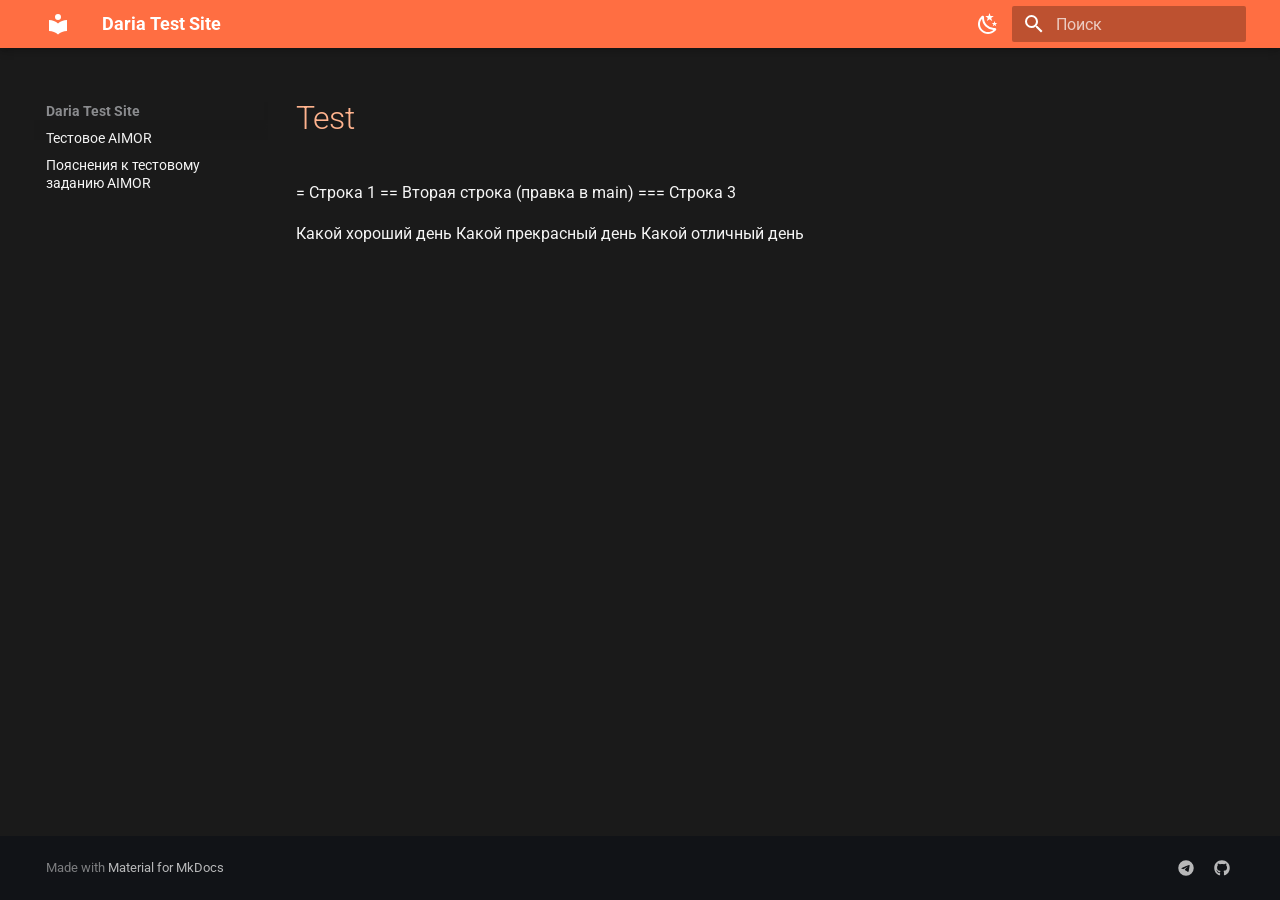
<file: test/index.html>
<!doctype html>
<html lang="ru" class="no-js">
  <head>
    
      <meta charset="utf-8">
      <meta name="viewport" content="width=device-width,initial-scale=1">
      
      
      
        <link rel="canonical" href="https://hyundaedo.github.io/dsnelyubova/test/">
      
      
      
      
        
      
      
      <link rel="icon" href="../assets/images/favicon.png">
      <meta name="generator" content="mkdocs-1.6.1, mkdocs-material-9.8.1">
    
    
      
        <title>Test - Daria Test Site</title>
      
    
    
      <link rel="stylesheet" href="../assets/stylesheets/main.57a0d79d.min.css">
      
        
        <link rel="stylesheet" href="../assets/stylesheets/palette.fb2fffe2.min.css">
      
      


    
    
      
    
    
      
        
        
        <link rel="preconnect" href="https://fonts.gstatic.com" crossorigin>
        <link rel="stylesheet" href="https://fonts.googleapis.com/css?family=Roboto:300,300i,400,400i,700,700i%7CRoboto+Mono:400,400i,700,700i&display=fallback">
        <style>:root{--md-text-font:"Roboto";--md-code-font:"Roboto Mono"}</style>
      
    
    
      <link rel="stylesheet" href="../stylesheets/extra.css">
    
    <script>__md_scope=new URL("..",location),__md_hash=e=>[...e].reduce(((e,_)=>(e<<5)-e+_.charCodeAt(0)),0),__md_get=(e,_=localStorage,t=__md_scope)=>JSON.parse(_.getItem(t.pathname+"."+e)),__md_set=(e,_,t=localStorage,a=__md_scope)=>{try{t.setItem(a.pathname+"."+e,JSON.stringify(_))}catch(e){}}</script>
    
      

    
    
  </head>
  
  
    
    
      
    
    
    
    
    <body dir="ltr" data-md-color-scheme="slate" data-md-color-primary="deep-orange" data-md-color-accent="deep-orange">
  
    
    <input class="md-toggle" data-md-toggle="drawer" type="checkbox" id="__drawer" autocomplete="off">
    <input class="md-toggle" data-md-toggle="search" type="checkbox" id="__search" autocomplete="off">
    <label class="md-overlay" for="__drawer"></label>
    <div data-md-component="skip">
      
    </div>
    <div data-md-component="announce">
      
    </div>
    
    
      

  

<header class="md-header md-header--shadow" data-md-component="header">
  <nav class="md-header__inner md-grid" aria-label="Верхний колонтитул">
    <a href=".." title="Daria Test Site" class="md-header__button md-logo" aria-label="Daria Test Site" data-md-component="logo">
      
  
  <svg xmlns="http://www.w3.org/2000/svg" viewBox="0 0 24 24"><path d="M12 8a3 3 0 0 0 3-3 3 3 0 0 0-3-3 3 3 0 0 0-3 3 3 3 0 0 0 3 3m0 3.54C9.64 9.35 6.5 8 3 8v11c3.5 0 6.64 1.35 9 3.54 2.36-2.19 5.5-3.54 9-3.54V8c-3.5 0-6.64 1.35-9 3.54"/></svg>

    </a>
    <label class="md-header__button md-icon" for="__drawer">
      
      <svg xmlns="http://www.w3.org/2000/svg" viewBox="0 0 24 24"><path d="M3 6h18v2H3zm0 5h18v2H3zm0 5h18v2H3z"/></svg>
    </label>
    <div class="md-header__title" data-md-component="header-title">
      <div class="md-header__ellipsis">
        <div class="md-header__topic">
          <span class="md-ellipsis">
            Daria Test Site
          </span>
        </div>
        <div class="md-header__topic" data-md-component="header-topic">
          <span class="md-ellipsis">
            
              Test
            
          </span>
        </div>
      </div>
    </div>
    
      
        <form class="md-header__option" data-md-component="palette">
  
    
    
    
    <input class="md-option" data-md-color-media="" data-md-color-scheme="slate" data-md-color-primary="deep-orange" data-md-color-accent="deep-orange"  aria-label="Перейти на светлую тему"  type="radio" name="__palette" id="__palette_0">
    
      <label class="md-header__button md-icon" title="Перейти на светлую тему" for="__palette_1" hidden>
        <svg xmlns="http://www.w3.org/2000/svg" viewBox="0 0 24 24"><path d="m17.75 4.09-2.53 1.94.91 3.06-2.63-1.81-2.63 1.81.91-3.06-2.53-1.94L12.44 4l1.06-3 1.06 3zm3.5 6.91-1.64 1.25.59 1.98-1.7-1.17-1.7 1.17.59-1.98L15.75 11l2.06-.05L18.5 9l.69 1.95zm-2.28 4.95c.83-.08 1.72 1.1 1.19 1.85-.32.45-.66.87-1.08 1.27C15.17 23 8.84 23 4.94 19.07c-3.91-3.9-3.91-10.24 0-14.14.4-.4.82-.76 1.27-1.08.75-.53 1.93.36 1.85 1.19-.27 2.86.69 5.83 2.89 8.02a9.96 9.96 0 0 0 8.02 2.89m-1.64 2.02a12.08 12.08 0 0 1-7.8-3.47c-2.17-2.19-3.33-5-3.49-7.82-2.81 3.14-2.7 7.96.31 10.98 3.02 3.01 7.84 3.12 10.98.31"/></svg>
      </label>
    
  
    
    
    
    <input class="md-option" data-md-color-media="" data-md-color-scheme="default" data-md-color-primary="deep-orange" data-md-color-accent="deep-orange"  aria-label="Перейти на темную тему"  type="radio" name="__palette" id="__palette_1">
    
      <label class="md-header__button md-icon" title="Перейти на темную тему" for="__palette_0" hidden>
        <svg xmlns="http://www.w3.org/2000/svg" viewBox="0 0 24 24"><path d="M12 7a5 5 0 0 1 5 5 5 5 0 0 1-5 5 5 5 0 0 1-5-5 5 5 0 0 1 5-5m0 2a3 3 0 0 0-3 3 3 3 0 0 0 3 3 3 3 0 0 0 3-3 3 3 0 0 0-3-3m0-7 2.39 3.42C13.65 5.15 12.84 5 12 5s-1.65.15-2.39.42zM3.34 7l4.16-.35A7.2 7.2 0 0 0 5.94 8.5c-.44.74-.69 1.5-.83 2.29zm.02 10 1.76-3.77a7.131 7.131 0 0 0 2.38 4.14zM20.65 7l-1.77 3.79a7.02 7.02 0 0 0-2.38-4.15zm-.01 10-4.14.36c.59-.51 1.12-1.14 1.54-1.86.42-.73.69-1.5.83-2.29zM12 22l-2.41-3.44c.74.27 1.55.44 2.41.44.82 0 1.63-.17 2.37-.44z"/></svg>
      </label>
    
  
</form>
      
    
    
      <script>var palette=__md_get("__palette");if(palette&&palette.color){if("(prefers-color-scheme)"===palette.color.media){var media=matchMedia("(prefers-color-scheme: light)"),input=document.querySelector(media.matches?"[data-md-color-media='(prefers-color-scheme: light)']":"[data-md-color-media='(prefers-color-scheme: dark)']");palette.color.media=input.getAttribute("data-md-color-media"),palette.color.scheme=input.getAttribute("data-md-color-scheme"),palette.color.primary=input.getAttribute("data-md-color-primary"),palette.color.accent=input.getAttribute("data-md-color-accent")}for(var[key,value]of Object.entries(palette.color))document.body.setAttribute("data-md-color-"+key,value)}</script>
    
    
    
      
      
        <label class="md-header__button md-icon" for="__search">
          
          <svg xmlns="http://www.w3.org/2000/svg" viewBox="0 0 24 24"><path d="M9.5 3A6.5 6.5 0 0 1 16 9.5c0 1.61-.59 3.09-1.56 4.23l.27.27h.79l5 5-1.5 1.5-5-5v-.79l-.27-.27A6.52 6.52 0 0 1 9.5 16 6.5 6.5 0 0 1 3 9.5 6.5 6.5 0 0 1 9.5 3m0 2C7 5 5 7 5 9.5S7 14 9.5 14 14 12 14 9.5 12 5 9.5 5"/></svg>
        </label>
        <div class="md-search" data-md-component="search" role="dialog">
  <label class="md-search__overlay" for="__search"></label>
  <div class="md-search__inner" role="search">
    <form class="md-search__form" name="search">
      <input type="text" class="md-search__input" name="query" aria-label="Поиск" placeholder="Поиск" autocapitalize="off" autocorrect="off" autocomplete="off" spellcheck="false" data-md-component="search-query" required>
      <label class="md-search__icon md-icon" for="__search">
        
        <svg xmlns="http://www.w3.org/2000/svg" viewBox="0 0 24 24"><path d="M9.5 3A6.5 6.5 0 0 1 16 9.5c0 1.61-.59 3.09-1.56 4.23l.27.27h.79l5 5-1.5 1.5-5-5v-.79l-.27-.27A6.52 6.52 0 0 1 9.5 16 6.5 6.5 0 0 1 3 9.5 6.5 6.5 0 0 1 9.5 3m0 2C7 5 5 7 5 9.5S7 14 9.5 14 14 12 14 9.5 12 5 9.5 5"/></svg>
        
        <svg xmlns="http://www.w3.org/2000/svg" viewBox="0 0 24 24"><path d="M20 11v2H8l5.5 5.5-1.42 1.42L4.16 12l7.92-7.92L13.5 5.5 8 11z"/></svg>
      </label>
      <nav class="md-search__options" aria-label="Поиск">
        
        <button type="reset" class="md-search__icon md-icon" title="Очистить" aria-label="Очистить" tabindex="-1">
          
          <svg xmlns="http://www.w3.org/2000/svg" viewBox="0 0 24 24"><path d="M19 6.41 17.59 5 12 10.59 6.41 5 5 6.41 10.59 12 5 17.59 6.41 19 12 13.41 17.59 19 19 17.59 13.41 12z"/></svg>
        </button>
      </nav>
      
    </form>
    <div class="md-search__output">
      <div class="md-search__scrollwrap" tabindex="0" data-md-scrollfix>
        <div class="md-search-result" data-md-component="search-result">
          <div class="md-search-result__meta">
            Инициализация поиска
          </div>
          <ol class="md-search-result__list" role="presentation"></ol>
        </div>
      </div>
    </div>
  </div>
</div>
      
    
    
  </nav>
  
</header>
    
    <div class="md-container" data-md-component="container">
      
      
        
          
        
      
      <main class="md-main" data-md-component="main">
        <div class="md-main__inner md-grid">
          
            
              
              <div class="md-sidebar md-sidebar--primary" data-md-component="sidebar" data-md-type="navigation" >
                <div class="md-sidebar__scrollwrap">
                  <div class="md-sidebar__inner">
                    



<nav class="md-nav md-nav--primary" aria-label="Навигация" data-md-level="0">
  <label class="md-nav__title" for="__drawer">
    <a href=".." title="Daria Test Site" class="md-nav__button md-logo" aria-label="Daria Test Site" data-md-component="logo">
      
  
  <svg xmlns="http://www.w3.org/2000/svg" viewBox="0 0 24 24"><path d="M12 8a3 3 0 0 0 3-3 3 3 0 0 0-3-3 3 3 0 0 0-3 3 3 3 0 0 0 3 3m0 3.54C9.64 9.35 6.5 8 3 8v11c3.5 0 6.64 1.35 9 3.54 2.36-2.19 5.5-3.54 9-3.54V8c-3.5 0-6.64 1.35-9 3.54"/></svg>

    </a>
    Daria Test Site
  </label>
  
  <ul class="md-nav__list" data-md-scrollfix>
    
      
      
  
  
  
  
    <li class="md-nav__item">
      <a href="../aimor_test/" class="md-nav__link">
        
  
  
  <span class="md-ellipsis">
    
  
    Тестовое AIMOR
  

    
  </span>
  
  

      </a>
    </li>
  

    
      
      
  
  
  
  
    <li class="md-nav__item">
      <a href="../aimor_comm/" class="md-nav__link">
        
  
  
  <span class="md-ellipsis">
    
  
    Пояснения к тестовому заданию AIMOR
  

    
  </span>
  
  

      </a>
    </li>
  

    
  </ul>
</nav>
                  </div>
                </div>
              </div>
            
            
              
              <div class="md-sidebar md-sidebar--secondary" data-md-component="sidebar" data-md-type="toc" >
                <div class="md-sidebar__scrollwrap">
                  <div class="md-sidebar__inner">
                    

<nav class="md-nav md-nav--secondary" aria-label="Содержание">
  
  
  
  
</nav>
                  </div>
                </div>
              </div>
            
          
          
            <div class="md-content" data-md-component="content">
              
              <article class="md-content__inner md-typeset">
                
                  



  <h1>Test</h1>

<div>
<p>= Строка 1
== Вторая строка (правка в main)
=== Строка 3</p>
<p>Какой хороший день
Какой прекрасный день
Какой отличный день</p>
</div>












                
              </article>
            </div>
          
          
<script>var target=document.getElementById(location.hash.slice(1));target&&target.name&&(target.checked=target.name.startsWith("__tabbed_"))</script>
        </div>
        
      </main>
      
        <footer class="md-footer">
  
  <div class="md-footer-meta md-typeset">
    <div class="md-footer-meta__inner md-grid">
      <div class="md-copyright">
  
  
    Made with
    <a href="https://squidfunk.github.io/mkdocs-material/" target="_blank" rel="noopener">
      Material for MkDocs
    </a>
  
</div>
      
        
<div class="md-social">
  
    
    
    
    
      
      
    
    <a href="https://t.me/your_username" target="_blank" rel="noopener" title="t.me" class="md-social__link">
      <svg xmlns="http://www.w3.org/2000/svg" viewBox="0 0 512 512"><!--! Font Awesome Free 7.1.0 by @fontawesome - https://fontawesome.com License - https://fontawesome.com/license/free (Icons: CC BY 4.0, Fonts: SIL OFL 1.1, Code: MIT License) Copyright 2025 Fonticons, Inc.--><path d="M256 8a248 248 0 1 0 0 496 248 248 0 1 0 0-496m115 168.7c-3.7 39.2-19.9 134.4-28.1 178.3-3.5 18.6-10.3 24.8-16.9 25.4-14.4 1.3-25.3-9.5-39.3-18.7-21.8-14.3-34.2-23.2-55.3-37.2-24.5-16.1-8.6-25 5.3-39.5 3.7-3.8 67.1-61.5 68.3-66.7.2-.7.3-3.1-1.2-4.4s-3.6-.8-5.1-.5c-2.2.5-37.1 23.5-104.6 69.1-9.9 6.8-18.9 10.1-26.9 9.9-8.9-.2-25.9-5-38.6-9.1-15.5-5-27.9-7.7-26.8-16.3.6-4.5 6.7-9 18.4-13.7 72.3-31.5 120.5-52.3 144.6-62.3 68.9-28.6 83.2-33.6 92.5-33.8 2.1 0 6.6.5 9.6 2.9 2 1.7 3.2 4.1 3.5 6.7.5 3.2.6 6.5.4 9.8z"/></svg>
    </a>
  
    
    
    
    
      
      
    
    <a href="https://github.com/your_username" target="_blank" rel="noopener" title="github.com" class="md-social__link">
      <svg xmlns="http://www.w3.org/2000/svg" viewBox="0 0 512 512"><!--! Font Awesome Free 7.1.0 by @fontawesome - https://fontawesome.com License - https://fontawesome.com/license/free (Icons: CC BY 4.0, Fonts: SIL OFL 1.1, Code: MIT License) Copyright 2025 Fonticons, Inc.--><path d="M173.9 397.4c0 2-2.3 3.6-5.2 3.6-3.3.3-5.6-1.3-5.6-3.6 0-2 2.3-3.6 5.2-3.6 3-.3 5.6 1.3 5.6 3.6m-31.1-4.5c-.7 2 1.3 4.3 4.3 4.9 2.6 1 5.6 0 6.2-2s-1.3-4.3-4.3-5.2c-2.6-.7-5.5.3-6.2 2.3m44.2-1.7c-2.9.7-4.9 2.6-4.6 4.9.3 2 2.9 3.3 5.9 2.6 2.9-.7 4.9-2.6 4.6-4.6-.3-1.9-3-3.2-5.9-2.9M252.8 8C114.1 8 8 113.3 8 252c0 110.9 69.8 205.8 169.5 239.2 12.8 2.3 17.3-5.6 17.3-12.1 0-6.2-.3-40.4-.3-61.4 0 0-70 15-84.7-29.8 0 0-11.4-29.1-27.8-36.6 0 0-22.9-15.7 1.6-15.4 0 0 24.9 2 38.6 25.8 21.9 38.6 58.6 27.5 72.9 20.9 2.3-16 8.8-27.1 16-33.7-55.9-6.2-112.3-14.3-112.3-110.5 0-27.5 7.6-41.3 23.6-58.9-2.6-6.5-11.1-33.3 2.6-67.9 20.9-6.5 69 27 69 27 20-5.6 41.5-8.5 62.8-8.5s42.8 2.9 62.8 8.5c0 0 48.1-33.6 69-27 13.7 34.7 5.2 61.4 2.6 67.9 16 17.7 25.8 31.5 25.8 58.9 0 96.5-58.9 104.2-114.8 110.5 9.2 7.9 17 22.9 17 46.4 0 33.7-.3 75.4-.3 83.6 0 6.5 4.6 14.4 17.3 12.1C436.2 457.8 504 362.9 504 252 504 113.3 391.5 8 252.8 8M105.2 352.9c-1.3 1-1 3.3.7 5.2 1.6 1.6 3.9 2.3 5.2 1 1.3-1 1-3.3-.7-5.2-1.6-1.6-3.9-2.3-5.2-1m-10.8-8.1c-.7 1.3.3 2.9 2.3 3.9 1.6 1 3.6.7 4.3-.7.7-1.3-.3-2.9-2.3-3.9-2-.6-3.6-.3-4.3.7m32.4 35.6c-1.6 1.3-1 4.3 1.3 6.2 2.3 2.3 5.2 2.6 6.5 1 1.3-1.3.7-4.3-1.3-6.2-2.2-2.3-5.2-2.6-6.5-1m-11.4-14.7c-1.6 1-1.6 3.6 0 5.9s4.3 3.3 5.6 2.3c1.6-1.3 1.6-3.9 0-6.2-1.4-2.3-4-3.3-5.6-2"/></svg>
    </a>
  
</div>
      
    </div>
  </div>
</footer>
      
    </div>
    <div class="md-dialog" data-md-component="dialog">
      <div class="md-dialog__inner md-typeset"></div>
    </div>
    
    
    
      
      
      <script id="__config" type="application/json">{"annotate": null, "base": "..", "features": ["navigation.sections", "content.code.copy", "content.tooltips"], "search": "../assets/javascripts/workers/search.a7633da7.min.js", "tags": null, "translations": {"clipboard.copied": "\u0421\u043a\u043e\u043f\u0438\u0440\u043e\u0432\u0430\u043d\u043e \u0432 \u0431\u0443\u0444\u0435\u0440", "clipboard.copy": "\u041a\u043e\u043f\u0438\u0440\u043e\u0432\u0430\u0442\u044c \u0432 \u0431\u0443\u0444\u0435\u0440", "search.result.more.one": "\u0415\u0449\u0451 1 \u043d\u0430 \u044d\u0442\u043e\u0439 \u0441\u0442\u0440\u0430\u043d\u0438\u0446\u0435", "search.result.more.other": "\u0415\u0449\u0451 # \u043d\u0430 \u044d\u0442\u043e\u0439 \u0441\u0442\u0440\u0430\u043d\u0438\u0446\u0435", "search.result.none": "\u0421\u043e\u0432\u043f\u0430\u0434\u0435\u043d\u0438\u0439 \u043d\u0435 \u043d\u0430\u0439\u0434\u0435\u043d\u043e", "search.result.one": "\u041d\u0430\u0439\u0434\u0435\u043d\u043e 1 \u0441\u043e\u0432\u043f\u0430\u0434\u0435\u043d\u0438\u0435", "search.result.other": "\u041d\u0430\u0439\u0434\u0435\u043d\u043e \u0441\u043e\u0432\u043f\u0430\u0434\u0435\u043d\u0438\u0439: #", "search.result.placeholder": "\u041d\u0430\u0447\u043d\u0438\u0442\u0435 \u043f\u0435\u0447\u0430\u0442\u0430\u0442\u044c \u0434\u043b\u044f \u043f\u043e\u0438\u0441\u043a\u0430", "search.result.term.missing": "\u041e\u0442\u0441\u0443\u0442\u0441\u0442\u0432\u0443\u0435\u0442", "select.version": "\u0412\u044b\u0431\u0435\u0440\u0438\u0442\u0435 \u0432\u0435\u0440\u0441\u0438\u044e"}, "version": null}</script>
    
    
      <script src="../assets/javascripts/bundle.a5f9d56c.min.js"></script>
      
    
  </body>
</html>
</file>
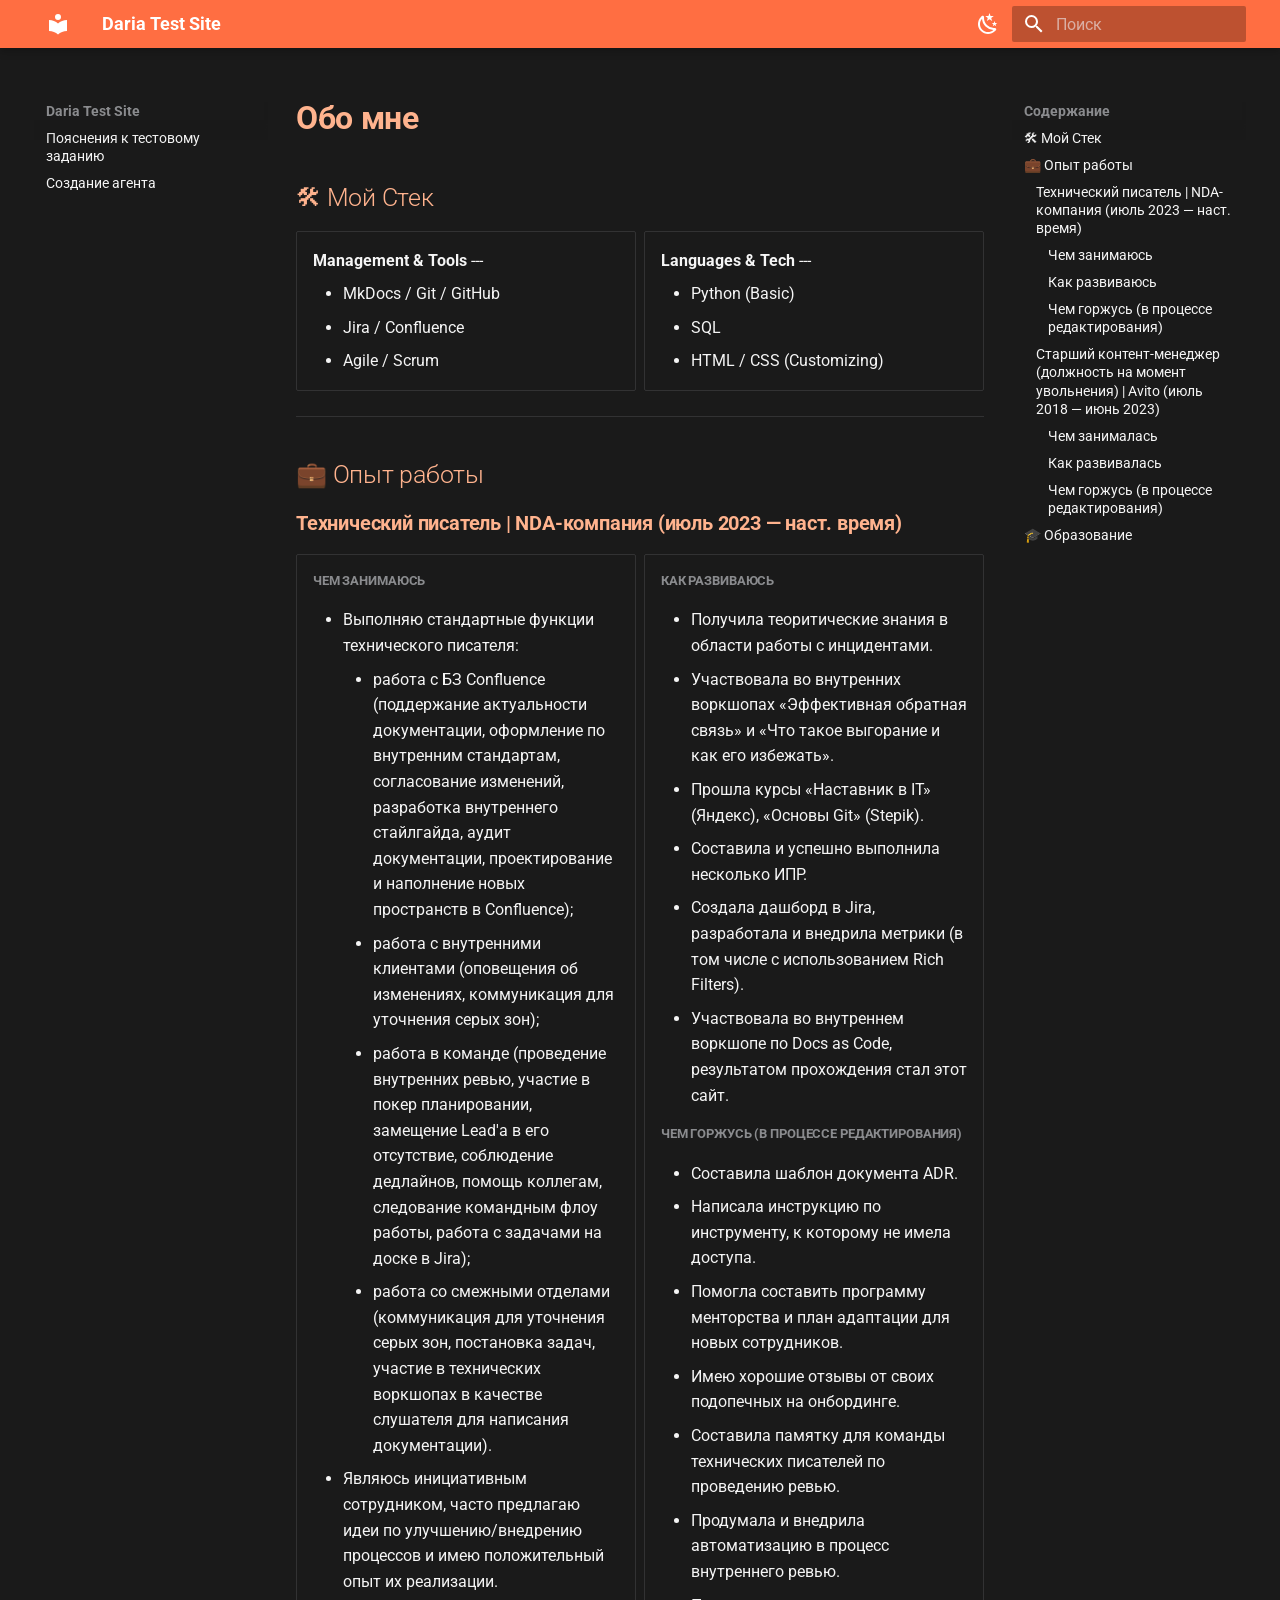
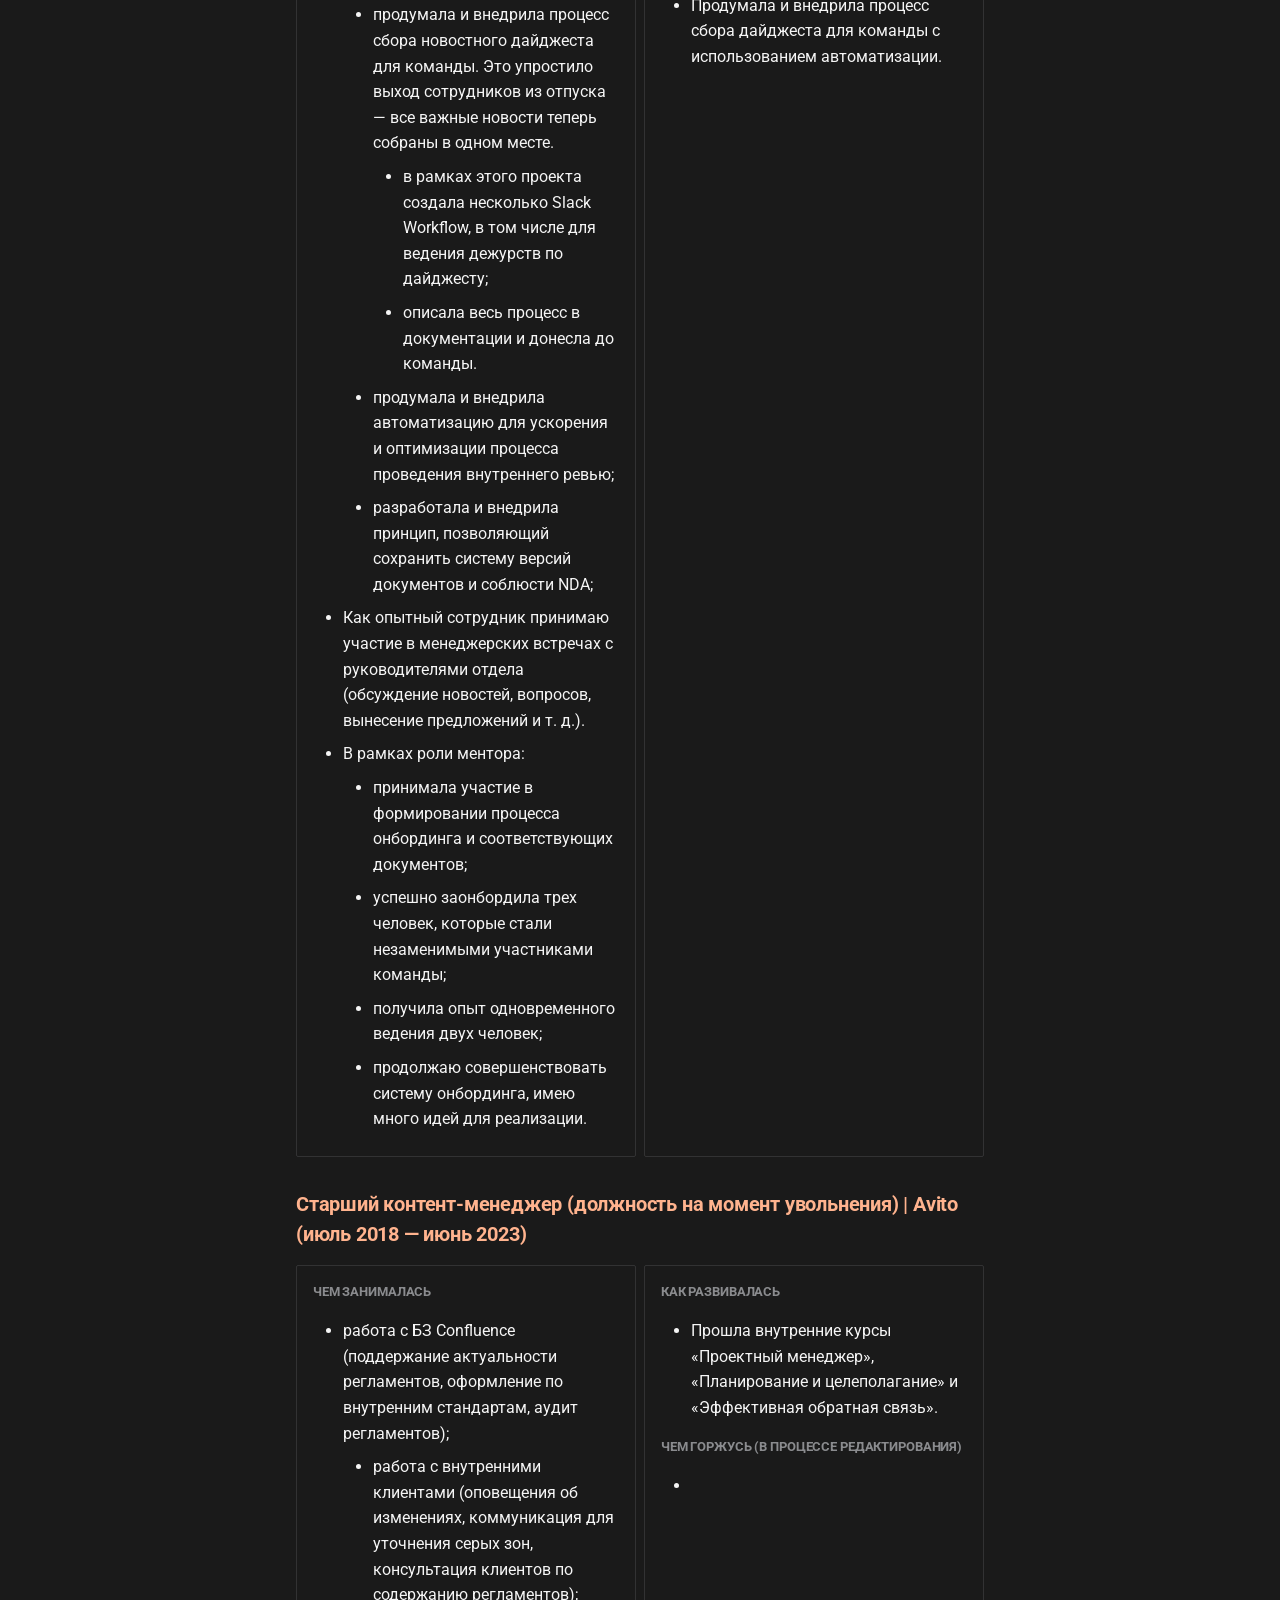
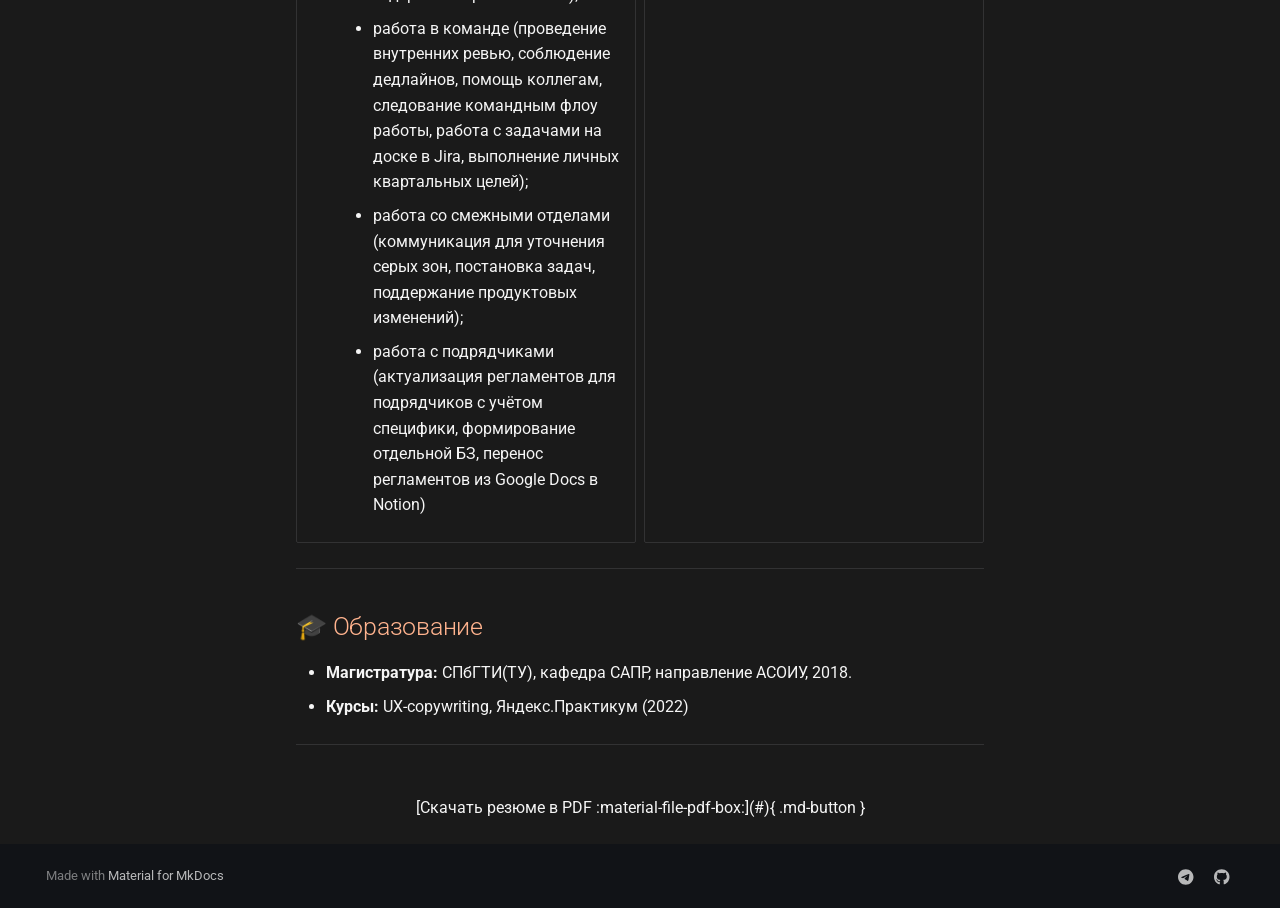
<file: site/about/index.html>
<!doctype html>
<html lang="ru" class="no-js">
  <head>
    
      <meta charset="utf-8">
      <meta name="viewport" content="width=device-width,initial-scale=1">
      
      
      
      
      
      
      <link rel="icon" href="../assets/images/favicon.png">
      <meta name="generator" content="mkdocs-1.6.1, mkdocs-material-9.6.15">
    
    
      
        <title>Обо мне - Daria Test Site</title>
      
    
    
      <link rel="stylesheet" href="../assets/stylesheets/main.342714a4.min.css">
      
        
        <link rel="stylesheet" href="../assets/stylesheets/palette.06af60db.min.css">
      
      


    
    
      
    
    
      
        
        
        <link rel="preconnect" href="https://fonts.gstatic.com" crossorigin>
        <link rel="stylesheet" href="https://fonts.googleapis.com/css?family=Roboto:300,300i,400,400i,700,700i%7CRoboto+Mono:400,400i,700,700i&display=fallback">
        <style>:root{--md-text-font:"Roboto";--md-code-font:"Roboto Mono"}</style>
      
    
    
      <link rel="stylesheet" href="../stylesheets/extra.css">
    
    <script>__md_scope=new URL("..",location),__md_hash=e=>[...e].reduce(((e,_)=>(e<<5)-e+_.charCodeAt(0)),0),__md_get=(e,_=localStorage,t=__md_scope)=>JSON.parse(_.getItem(t.pathname+"."+e)),__md_set=(e,_,t=localStorage,a=__md_scope)=>{try{t.setItem(a.pathname+"."+e,JSON.stringify(_))}catch(e){}}</script>
    
      

    
    
    
  </head>
  
  
    
    
      
    
    
    
    
    <body dir="ltr" data-md-color-scheme="slate" data-md-color-primary="deep-orange" data-md-color-accent="deep-orange">
  
    
    <input class="md-toggle" data-md-toggle="drawer" type="checkbox" id="__drawer" autocomplete="off">
    <input class="md-toggle" data-md-toggle="search" type="checkbox" id="__search" autocomplete="off">
    <label class="md-overlay" for="__drawer"></label>
    <div data-md-component="skip">
      
        
        <a href="#_1" class="md-skip">
          Перейти к содержанию
        </a>
      
    </div>
    <div data-md-component="announce">
      
    </div>
    
    
      

  

<header class="md-header md-header--shadow" data-md-component="header">
  <nav class="md-header__inner md-grid" aria-label="Верхний колонтитул">
    <a href=".." title="Daria Test Site" class="md-header__button md-logo" aria-label="Daria Test Site" data-md-component="logo">
      
  
  <svg xmlns="http://www.w3.org/2000/svg" viewBox="0 0 24 24"><path d="M12 8a3 3 0 0 0 3-3 3 3 0 0 0-3-3 3 3 0 0 0-3 3 3 3 0 0 0 3 3m0 3.54C9.64 9.35 6.5 8 3 8v11c3.5 0 6.64 1.35 9 3.54 2.36-2.19 5.5-3.54 9-3.54V8c-3.5 0-6.64 1.35-9 3.54"/></svg>

    </a>
    <label class="md-header__button md-icon" for="__drawer">
      
      <svg xmlns="http://www.w3.org/2000/svg" viewBox="0 0 24 24"><path d="M3 6h18v2H3zm0 5h18v2H3zm0 5h18v2H3z"/></svg>
    </label>
    <div class="md-header__title" data-md-component="header-title">
      <div class="md-header__ellipsis">
        <div class="md-header__topic">
          <span class="md-ellipsis">
            Daria Test Site
          </span>
        </div>
        <div class="md-header__topic" data-md-component="header-topic">
          <span class="md-ellipsis">
            
              Обо мне
            
          </span>
        </div>
      </div>
    </div>
    
      
        <form class="md-header__option" data-md-component="palette">
  
    
    
    
    <input class="md-option" data-md-color-media="" data-md-color-scheme="slate" data-md-color-primary="deep-orange" data-md-color-accent="deep-orange"  aria-label="Перейти на светлую тему"  type="radio" name="__palette" id="__palette_0">
    
      <label class="md-header__button md-icon" title="Перейти на светлую тему" for="__palette_1" hidden>
        <svg xmlns="http://www.w3.org/2000/svg" viewBox="0 0 24 24"><path d="m17.75 4.09-2.53 1.94.91 3.06-2.63-1.81-2.63 1.81.91-3.06-2.53-1.94L12.44 4l1.06-3 1.06 3zm3.5 6.91-1.64 1.25.59 1.98-1.7-1.17-1.7 1.17.59-1.98L15.75 11l2.06-.05L18.5 9l.69 1.95zm-2.28 4.95c.83-.08 1.72 1.1 1.19 1.85-.32.45-.66.87-1.08 1.27C15.17 23 8.84 23 4.94 19.07c-3.91-3.9-3.91-10.24 0-14.14.4-.4.82-.76 1.27-1.08.75-.53 1.93.36 1.85 1.19-.27 2.86.69 5.83 2.89 8.02a9.96 9.96 0 0 0 8.02 2.89m-1.64 2.02a12.08 12.08 0 0 1-7.8-3.47c-2.17-2.19-3.33-5-3.49-7.82-2.81 3.14-2.7 7.96.31 10.98 3.02 3.01 7.84 3.12 10.98.31"/></svg>
      </label>
    
  
    
    
    
    <input class="md-option" data-md-color-media="" data-md-color-scheme="default" data-md-color-primary="deep-orange" data-md-color-accent="deep-orange"  aria-label="Перейти на темную тему"  type="radio" name="__palette" id="__palette_1">
    
      <label class="md-header__button md-icon" title="Перейти на темную тему" for="__palette_0" hidden>
        <svg xmlns="http://www.w3.org/2000/svg" viewBox="0 0 24 24"><path d="M12 7a5 5 0 0 1 5 5 5 5 0 0 1-5 5 5 5 0 0 1-5-5 5 5 0 0 1 5-5m0 2a3 3 0 0 0-3 3 3 3 0 0 0 3 3 3 3 0 0 0 3-3 3 3 0 0 0-3-3m0-7 2.39 3.42C13.65 5.15 12.84 5 12 5s-1.65.15-2.39.42zM3.34 7l4.16-.35A7.2 7.2 0 0 0 5.94 8.5c-.44.74-.69 1.5-.83 2.29zm.02 10 1.76-3.77a7.131 7.131 0 0 0 2.38 4.14zM20.65 7l-1.77 3.79a7.02 7.02 0 0 0-2.38-4.15zm-.01 10-4.14.36c.59-.51 1.12-1.14 1.54-1.86.42-.73.69-1.5.83-2.29zM12 22l-2.41-3.44c.74.27 1.55.44 2.41.44.82 0 1.63-.17 2.37-.44z"/></svg>
      </label>
    
  
</form>
      
    
    
      <script>var palette=__md_get("__palette");if(palette&&palette.color){if("(prefers-color-scheme)"===palette.color.media){var media=matchMedia("(prefers-color-scheme: light)"),input=document.querySelector(media.matches?"[data-md-color-media='(prefers-color-scheme: light)']":"[data-md-color-media='(prefers-color-scheme: dark)']");palette.color.media=input.getAttribute("data-md-color-media"),palette.color.scheme=input.getAttribute("data-md-color-scheme"),palette.color.primary=input.getAttribute("data-md-color-primary"),palette.color.accent=input.getAttribute("data-md-color-accent")}for(var[key,value]of Object.entries(palette.color))document.body.setAttribute("data-md-color-"+key,value)}</script>
    
    
    
      
      
        <label class="md-header__button md-icon" for="__search">
          
          <svg xmlns="http://www.w3.org/2000/svg" viewBox="0 0 24 24"><path d="M9.5 3A6.5 6.5 0 0 1 16 9.5c0 1.61-.59 3.09-1.56 4.23l.27.27h.79l5 5-1.5 1.5-5-5v-.79l-.27-.27A6.52 6.52 0 0 1 9.5 16 6.5 6.5 0 0 1 3 9.5 6.5 6.5 0 0 1 9.5 3m0 2C7 5 5 7 5 9.5S7 14 9.5 14 14 12 14 9.5 12 5 9.5 5"/></svg>
        </label>
        <div class="md-search" data-md-component="search" role="dialog">
  <label class="md-search__overlay" for="__search"></label>
  <div class="md-search__inner" role="search">
    <form class="md-search__form" name="search">
      <input type="text" class="md-search__input" name="query" aria-label="Поиск" placeholder="Поиск" autocapitalize="off" autocorrect="off" autocomplete="off" spellcheck="false" data-md-component="search-query" required>
      <label class="md-search__icon md-icon" for="__search">
        
        <svg xmlns="http://www.w3.org/2000/svg" viewBox="0 0 24 24"><path d="M9.5 3A6.5 6.5 0 0 1 16 9.5c0 1.61-.59 3.09-1.56 4.23l.27.27h.79l5 5-1.5 1.5-5-5v-.79l-.27-.27A6.52 6.52 0 0 1 9.5 16 6.5 6.5 0 0 1 3 9.5 6.5 6.5 0 0 1 9.5 3m0 2C7 5 5 7 5 9.5S7 14 9.5 14 14 12 14 9.5 12 5 9.5 5"/></svg>
        
        <svg xmlns="http://www.w3.org/2000/svg" viewBox="0 0 24 24"><path d="M20 11v2H8l5.5 5.5-1.42 1.42L4.16 12l7.92-7.92L13.5 5.5 8 11z"/></svg>
      </label>
      <nav class="md-search__options" aria-label="Поиск">
        
        <button type="reset" class="md-search__icon md-icon" title="Очистить" aria-label="Очистить" tabindex="-1">
          
          <svg xmlns="http://www.w3.org/2000/svg" viewBox="0 0 24 24"><path d="M19 6.41 17.59 5 12 10.59 6.41 5 5 6.41 10.59 12 5 17.59 6.41 19 12 13.41 17.59 19 19 17.59 13.41 12z"/></svg>
        </button>
      </nav>
      
    </form>
    <div class="md-search__output">
      <div class="md-search__scrollwrap" tabindex="0" data-md-scrollfix>
        <div class="md-search-result" data-md-component="search-result">
          <div class="md-search-result__meta">
            Инициализация поиска
          </div>
          <ol class="md-search-result__list" role="presentation"></ol>
        </div>
      </div>
    </div>
  </div>
</div>
      
    
    
  </nav>
  
</header>
    
    <div class="md-container" data-md-component="container">
      
      
        
          
        
      
      <main class="md-main" data-md-component="main">
        <div class="md-main__inner md-grid">
          
            
              
              <div class="md-sidebar md-sidebar--primary" data-md-component="sidebar" data-md-type="navigation" >
                <div class="md-sidebar__scrollwrap">
                  <div class="md-sidebar__inner">
                    



<nav class="md-nav md-nav--primary" aria-label="Навигация" data-md-level="0">
  <label class="md-nav__title" for="__drawer">
    <a href=".." title="Daria Test Site" class="md-nav__button md-logo" aria-label="Daria Test Site" data-md-component="logo">
      
  
  <svg xmlns="http://www.w3.org/2000/svg" viewBox="0 0 24 24"><path d="M12 8a3 3 0 0 0 3-3 3 3 0 0 0-3-3 3 3 0 0 0-3 3 3 3 0 0 0 3 3m0 3.54C9.64 9.35 6.5 8 3 8v11c3.5 0 6.64 1.35 9 3.54 2.36-2.19 5.5-3.54 9-3.54V8c-3.5 0-6.64 1.35-9 3.54"/></svg>

    </a>
    Daria Test Site
  </label>
  
  <ul class="md-nav__list" data-md-scrollfix>
    
      
      
  
  
  
  
    <li class="md-nav__item">
      <a href=".." class="md-nav__link">
        
  
  
  <span class="md-ellipsis">
    Пояснения к тестовому заданию
    
  </span>
  

      </a>
    </li>
  

    
      
      
  
  
  
  
    <li class="md-nav__item">
      <a href="../just_ai/" class="md-nav__link">
        
  
  
  <span class="md-ellipsis">
    Создание агента
    
  </span>
  

      </a>
    </li>
  

    
  </ul>
</nav>
                  </div>
                </div>
              </div>
            
            
              
              <div class="md-sidebar md-sidebar--secondary" data-md-component="sidebar" data-md-type="toc" >
                <div class="md-sidebar__scrollwrap">
                  <div class="md-sidebar__inner">
                    

<nav class="md-nav md-nav--secondary" aria-label="Содержание">
  
  
  
    
  
  
    <label class="md-nav__title" for="__toc">
      <span class="md-nav__icon md-icon"></span>
      Содержание
    </label>
    <ul class="md-nav__list" data-md-component="toc" data-md-scrollfix>
      
        <li class="md-nav__item">
  <a href="#_2" class="md-nav__link">
    <span class="md-ellipsis">
      🛠 Мой Стек
    </span>
  </a>
  
</li>
      
        <li class="md-nav__item">
  <a href="#_3" class="md-nav__link">
    <span class="md-ellipsis">
      💼 Опыт работы
    </span>
  </a>
  
    <nav class="md-nav" aria-label="💼 Опыт работы">
      <ul class="md-nav__list">
        
          <li class="md-nav__item">
  <a href="#nda-2023" class="md-nav__link">
    <span class="md-ellipsis">
      Технический писатель | NDA-компания (июль 2023 — наст. время)
    </span>
  </a>
  
    <nav class="md-nav" aria-label="Технический писатель | NDA-компания (июль 2023 — наст. время)">
      <ul class="md-nav__list">
        
          <li class="md-nav__item">
  <a href="#_4" class="md-nav__link">
    <span class="md-ellipsis">
      Чем занимаюсь
    </span>
  </a>
  
</li>
        
          <li class="md-nav__item">
  <a href="#_5" class="md-nav__link">
    <span class="md-ellipsis">
      Как развиваюсь
    </span>
  </a>
  
</li>
        
          <li class="md-nav__item">
  <a href="#_6" class="md-nav__link">
    <span class="md-ellipsis">
      Чем горжусь (в процессе редактирования)
    </span>
  </a>
  
</li>
        
      </ul>
    </nav>
  
</li>
        
          <li class="md-nav__item">
  <a href="#-avito-2018-2023" class="md-nav__link">
    <span class="md-ellipsis">
      Старший контент-менеджер (должность на момент увольнения) | Avito (июль 2018 — июнь 2023)
    </span>
  </a>
  
    <nav class="md-nav" aria-label="Старший контент-менеджер (должность на момент увольнения) | Avito (июль 2018 — июнь 2023)">
      <ul class="md-nav__list">
        
          <li class="md-nav__item">
  <a href="#_7" class="md-nav__link">
    <span class="md-ellipsis">
      Чем занималась
    </span>
  </a>
  
</li>
        
          <li class="md-nav__item">
  <a href="#_8" class="md-nav__link">
    <span class="md-ellipsis">
      Как развивалась
    </span>
  </a>
  
</li>
        
          <li class="md-nav__item">
  <a href="#_9" class="md-nav__link">
    <span class="md-ellipsis">
      Чем горжусь (в процессе редактирования)
    </span>
  </a>
  
</li>
        
      </ul>
    </nav>
  
</li>
        
      </ul>
    </nav>
  
</li>
      
        <li class="md-nav__item">
  <a href="#_10" class="md-nav__link">
    <span class="md-ellipsis">
      🎓 Образование
    </span>
  </a>
  
</li>
      
    </ul>
  
</nav>
                  </div>
                </div>
              </div>
            
          
          
            <div class="md-content" data-md-component="content">
              <article class="md-content__inner md-typeset">
                
                  



<h1 id="_1"><strong>Обо мне</strong></h1>
<h2 id="_2">🛠 Мой Стек</h2>
<div class="grid cards">
<ul>
<li>
<p><strong>Management &amp; Tools</strong>
    ---</p>
<ul>
<li>MkDocs / Git / GitHub</li>
<li>Jira / Confluence</li>
<li>Agile / Scrum</li>
</ul>
</li>
<li>
<p><strong>Languages &amp; Tech</strong>
    ---</p>
<ul>
<li>Python (Basic)</li>
<li>SQL</li>
<li>HTML / CSS (Customizing)</li>
</ul>
</li>
</ul>
</div>
<hr />
<h2 id="_3">💼 Опыт работы</h2>
<h3 id="nda-2023"><strong>Технический писатель | NDA-компания (июль 2023 — наст. время)</strong></h3>
<div class="grid cards">
<ul>
<li>
<h5 id="_4"><strong>Чем занимаюсь</strong></h5>
<ul>
<li>Выполняю стандартные функции технического писателя:<ul>
<li>работа с БЗ Confluence (поддержание актуальности документации, оформление по внутренним стандартам, согласование изменений, разработка внутреннего стайлгайда, аудит документации, проектирование и наполнение новых пространств в Confluence);</li>
<li>работа с внутренними клиентами (оповещения об изменениях, коммуникация для уточнения серых зон);</li>
<li>работа в команде (проведение внутренних ревью, участие в покер планировании, замещение Lead'а в его отсутствие, соблюдение дедлайнов, помощь коллегам, следование командным флоу работы, работа с задачами на доске в Jira);</li>
<li>работа со смежными отделами (коммуникация для уточнения серых зон, постановка задач, участие в технических воркшопах в качестве слушателя для написания документации).</li>
</ul>
</li>
<li>Являюсь инициативным сотрудником, часто предлагаю идеи по улучшению/внедрению процессов и имею положительный опыт их реализации.<ul>
<li>продумала и внедрила процесс сбора новостного дайджеста для команды. Это упростило выход сотрудников из отпуска — все важные новости теперь собраны в одном месте.<ul>
<li>в рамках этого проекта создала несколько Slack Workflow, в том числе для ведения дежурств по дайджесту;</li>
<li>описала весь процесс в документации и донесла до команды.</li>
</ul>
</li>
<li>продумала и внедрила автоматизацию для ускорения и оптимизации процесса проведения внутреннего ревью;</li>
<li>разработала и внедрила принцип, позволяющий сохранить систему версий документов и соблюсти NDA;</li>
</ul>
</li>
<li>Как опытный сотрудник принимаю участие в менеджерских встречах с руководителями отдела (обсуждение новостей, вопросов, вынесение предложений и т. д.).</li>
<li>В рамках роли ментора:<ul>
<li>принимала участие в формировании процесса онбординга и соответствующих документов;</li>
<li>успешно заонбордила трех человек, которые стали незаменимыми участниками команды;</li>
<li>получила опыт одновременного ведения двух человек;</li>
<li>продолжаю совершенствовать систему онбординга, имею много идей для реализации.</li>
</ul>
</li>
</ul>
</li>
<li>
<h5 id="_5"><strong>Как развиваюсь</strong></h5>
<ul>
<li>Получила теоритические знания в области работы с инцидентами.</li>
<li>Участвовала во внутренних воркшопах «Эффективная обратная связь» и «Что такое выгорание и как его избежать».</li>
<li>Прошла курсы «Наставник в IT» (Яндекс), «Основы Git» (Stepik).</li>
<li>Составила и успешно выполнила несколько ИПР.</li>
<li>Создала дашборд в Jira, разработала и внедрила метрики (в том числе с использованием Rich Filters).</li>
<li>Участвовала во внутреннем воркшопе по Docs as Code, результатом прохождения стал этот сайт.</li>
</ul>
<h5 id="_6"><strong>Чем горжусь (в процессе редактирования)</strong></h5>
<ul>
<li>Составила шаблон документа ADR.</li>
<li>Написала инструкцию по инструменту, к которому не имела доступа.</li>
<li>Помогла составить программу менторства и план адаптации для новых сотрудников.</li>
<li>Имею хорошие отзывы от своих подопечных на онбординге.</li>
<li>Составила памятку для команды технических писателей по проведению ревью.</li>
<li>Продумала и внедрила автоматизацию в процесс внутреннего ревью.</li>
<li>Продумала и внедрила процесс сбора дайджеста для команды с использованием автоматизации.</li>
</ul>
</li>
</ul>
</div>
<h3 id="-avito-2018-2023"><strong>Старший контент-менеджер (должность на момент увольнения) | Avito (июль 2018 — июнь 2023)</strong></h3>
<div class="grid cards">
<ul>
<li>
<h5 id="_7"><strong>Чем занималась</strong></h5>
<ul>
<li>работа с БЗ Confluence (поддержание актуальности регламентов, оформление по внутренним стандартам, аудит регламентов);<ul>
<li>работа с внутренними клиентами (оповещения об изменениях, коммуникация для уточнения серых зон, консультация клиентов по содержанию регламентов);</li>
<li>работа в команде (проведение внутренних ревью, соблюдение дедлайнов, помощь коллегам, следование командным флоу работы, работа с задачами на доске в Jira, выполнение личных квартальных целей);</li>
<li>работа со смежными отделами (коммуникация для уточнения серых зон, постановка задач, поддержание продуктовых изменений);</li>
<li>работа с подрядчиками (актуализация регламентов для подрядчиков с учётом специфики, формирование отдельной БЗ, перенос регламентов из Google Docs в Notion)</li>
</ul>
</li>
</ul>
</li>
<li>
<h5 id="_8"><strong>Как развивалась</strong></h5>
<ul>
<li>Прошла внутренние курсы «Проектный менеджер», «Планирование и целеполагание» и «Эффективная обратная связь».</li>
</ul>
<h5 id="_9"><strong>Чем горжусь (в процессе редактирования)</strong></h5>
<ul>
<li></li>
</ul>
</li>
</ul>
</div>
<hr />
<h2 id="_10">🎓 Образование</h2>
<ul>
<li><strong>Магистратура:</strong> СПбГТИ(ТУ), кафедра САПР, направление АСОИУ, 2018.</li>
<li><strong>Курсы:</strong> UX-copywriting, Яндекс.Практикум (2022)</li>
</ul>
<hr />
<p align="center">
  <br>
  [Скачать резюме в PDF :material-file-pdf-box:](#){ .md-button }
</p>












                
              </article>
            </div>
          
          
<script>var target=document.getElementById(location.hash.slice(1));target&&target.name&&(target.checked=target.name.startsWith("__tabbed_"))</script>
        </div>
        
      </main>
      
        <footer class="md-footer">
  
  <div class="md-footer-meta md-typeset">
    <div class="md-footer-meta__inner md-grid">
      <div class="md-copyright">
  
  
    Made with
    <a href="https://squidfunk.github.io/mkdocs-material/" target="_blank" rel="noopener">
      Material for MkDocs
    </a>
  
</div>
      
        <div class="md-social">
  
    
    
    
    
      
      
    
    <a href="https://t.me/your_username" target="_blank" rel="noopener" title="t.me" class="md-social__link">
      <svg xmlns="http://www.w3.org/2000/svg" viewBox="0 0 496 512"><!--! Font Awesome Free 6.7.2 by @fontawesome - https://fontawesome.com License - https://fontawesome.com/license/free (Icons: CC BY 4.0, Fonts: SIL OFL 1.1, Code: MIT License) Copyright 2024 Fonticons, Inc.--><path d="M248 8C111.033 8 0 119.033 0 256s111.033 248 248 248 248-111.033 248-248S384.967 8 248 8m114.952 168.66c-3.732 39.215-19.881 134.378-28.1 178.3-3.476 18.584-10.322 24.816-16.948 25.425-14.4 1.326-25.338-9.517-39.287-18.661-21.827-14.308-34.158-23.215-55.346-37.177-24.485-16.135-8.612-25 5.342-39.5 3.652-3.793 67.107-61.51 68.335-66.746.153-.655.3-3.1-1.154-4.384s-3.59-.849-5.135-.5q-3.283.746-104.608 69.142-14.845 10.194-26.894 9.934c-8.855-.191-25.888-5.006-38.551-9.123-15.531-5.048-27.875-7.717-26.8-16.291q.84-6.7 18.45-13.7 108.446-47.248 144.628-62.3c68.872-28.647 83.183-33.623 92.511-33.789 2.052-.034 6.639.474 9.61 2.885a10.45 10.45 0 0 1 3.53 6.716 43.8 43.8 0 0 1 .417 9.769"/></svg>
    </a>
  
    
    
    
    
      
      
    
    <a href="https://github.com/your_username" target="_blank" rel="noopener" title="github.com" class="md-social__link">
      <svg xmlns="http://www.w3.org/2000/svg" viewBox="0 0 496 512"><!--! Font Awesome Free 6.7.2 by @fontawesome - https://fontawesome.com License - https://fontawesome.com/license/free (Icons: CC BY 4.0, Fonts: SIL OFL 1.1, Code: MIT License) Copyright 2024 Fonticons, Inc.--><path d="M165.9 397.4c0 2-2.3 3.6-5.2 3.6-3.3.3-5.6-1.3-5.6-3.6 0-2 2.3-3.6 5.2-3.6 3-.3 5.6 1.3 5.6 3.6m-31.1-4.5c-.7 2 1.3 4.3 4.3 4.9 2.6 1 5.6 0 6.2-2s-1.3-4.3-4.3-5.2c-2.6-.7-5.5.3-6.2 2.3m44.2-1.7c-2.9.7-4.9 2.6-4.6 4.9.3 2 2.9 3.3 5.9 2.6 2.9-.7 4.9-2.6 4.6-4.6-.3-1.9-3-3.2-5.9-2.9M244.8 8C106.1 8 0 113.3 0 252c0 110.9 69.8 205.8 169.5 239.2 12.8 2.3 17.3-5.6 17.3-12.1 0-6.2-.3-40.4-.3-61.4 0 0-70 15-84.7-29.8 0 0-11.4-29.1-27.8-36.6 0 0-22.9-15.7 1.6-15.4 0 0 24.9 2 38.6 25.8 21.9 38.6 58.6 27.5 72.9 20.9 2.3-16 8.8-27.1 16-33.7-55.9-6.2-112.3-14.3-112.3-110.5 0-27.5 7.6-41.3 23.6-58.9-2.6-6.5-11.1-33.3 2.6-67.9 20.9-6.5 69 27 69 27 20-5.6 41.5-8.5 62.8-8.5s42.8 2.9 62.8 8.5c0 0 48.1-33.6 69-27 13.7 34.7 5.2 61.4 2.6 67.9 16 17.7 25.8 31.5 25.8 58.9 0 96.5-58.9 104.2-114.8 110.5 9.2 7.9 17 22.9 17 46.4 0 33.7-.3 75.4-.3 83.6 0 6.5 4.6 14.4 17.3 12.1C428.2 457.8 496 362.9 496 252 496 113.3 383.5 8 244.8 8M97.2 352.9c-1.3 1-1 3.3.7 5.2 1.6 1.6 3.9 2.3 5.2 1 1.3-1 1-3.3-.7-5.2-1.6-1.6-3.9-2.3-5.2-1m-10.8-8.1c-.7 1.3.3 2.9 2.3 3.9 1.6 1 3.6.7 4.3-.7.7-1.3-.3-2.9-2.3-3.9-2-.6-3.6-.3-4.3.7m32.4 35.6c-1.6 1.3-1 4.3 1.3 6.2 2.3 2.3 5.2 2.6 6.5 1 1.3-1.3.7-4.3-1.3-6.2-2.2-2.3-5.2-2.6-6.5-1m-11.4-14.7c-1.6 1-1.6 3.6 0 5.9s4.3 3.3 5.6 2.3c1.6-1.3 1.6-3.9 0-6.2-1.4-2.3-4-3.3-5.6-2"/></svg>
    </a>
  
</div>
      
    </div>
  </div>
</footer>
      
    </div>
    <div class="md-dialog" data-md-component="dialog">
      <div class="md-dialog__inner md-typeset"></div>
    </div>
    
    
    
      
      <script id="__config" type="application/json">{"base": "..", "features": ["navigation.sections", "content.code.copy", "content.tooltips"], "search": "../assets/javascripts/workers/search.d50fe291.min.js", "tags": null, "translations": {"clipboard.copied": "\u0421\u043a\u043e\u043f\u0438\u0440\u043e\u0432\u0430\u043d\u043e \u0432 \u0431\u0443\u0444\u0435\u0440", "clipboard.copy": "\u041a\u043e\u043f\u0438\u0440\u043e\u0432\u0430\u0442\u044c \u0432 \u0431\u0443\u0444\u0435\u0440", "search.result.more.one": "\u0415\u0449\u0451 1 \u043d\u0430 \u044d\u0442\u043e\u0439 \u0441\u0442\u0440\u0430\u043d\u0438\u0446\u0435", "search.result.more.other": "\u0415\u0449\u0451 # \u043d\u0430 \u044d\u0442\u043e\u0439 \u0441\u0442\u0440\u0430\u043d\u0438\u0446\u0435", "search.result.none": "\u0421\u043e\u0432\u043f\u0430\u0434\u0435\u043d\u0438\u0439 \u043d\u0435 \u043d\u0430\u0439\u0434\u0435\u043d\u043e", "search.result.one": "\u041d\u0430\u0439\u0434\u0435\u043d\u043e 1 \u0441\u043e\u0432\u043f\u0430\u0434\u0435\u043d\u0438\u0435", "search.result.other": "\u041d\u0430\u0439\u0434\u0435\u043d\u043e \u0441\u043e\u0432\u043f\u0430\u0434\u0435\u043d\u0438\u0439: #", "search.result.placeholder": "\u041d\u0430\u0447\u043d\u0438\u0442\u0435 \u043f\u0435\u0447\u0430\u0442\u0430\u0442\u044c \u0434\u043b\u044f \u043f\u043e\u0438\u0441\u043a\u0430", "search.result.term.missing": "\u041e\u0442\u0441\u0443\u0442\u0441\u0442\u0432\u0443\u0435\u0442", "select.version": "\u0412\u044b\u0431\u0435\u0440\u0438\u0442\u0435 \u0432\u0435\u0440\u0441\u0438\u044e"}, "version": null}</script>
    
    
      <script src="../assets/javascripts/bundle.56ea9cef.min.js"></script>
      
    
  </body>
</html>
</file>
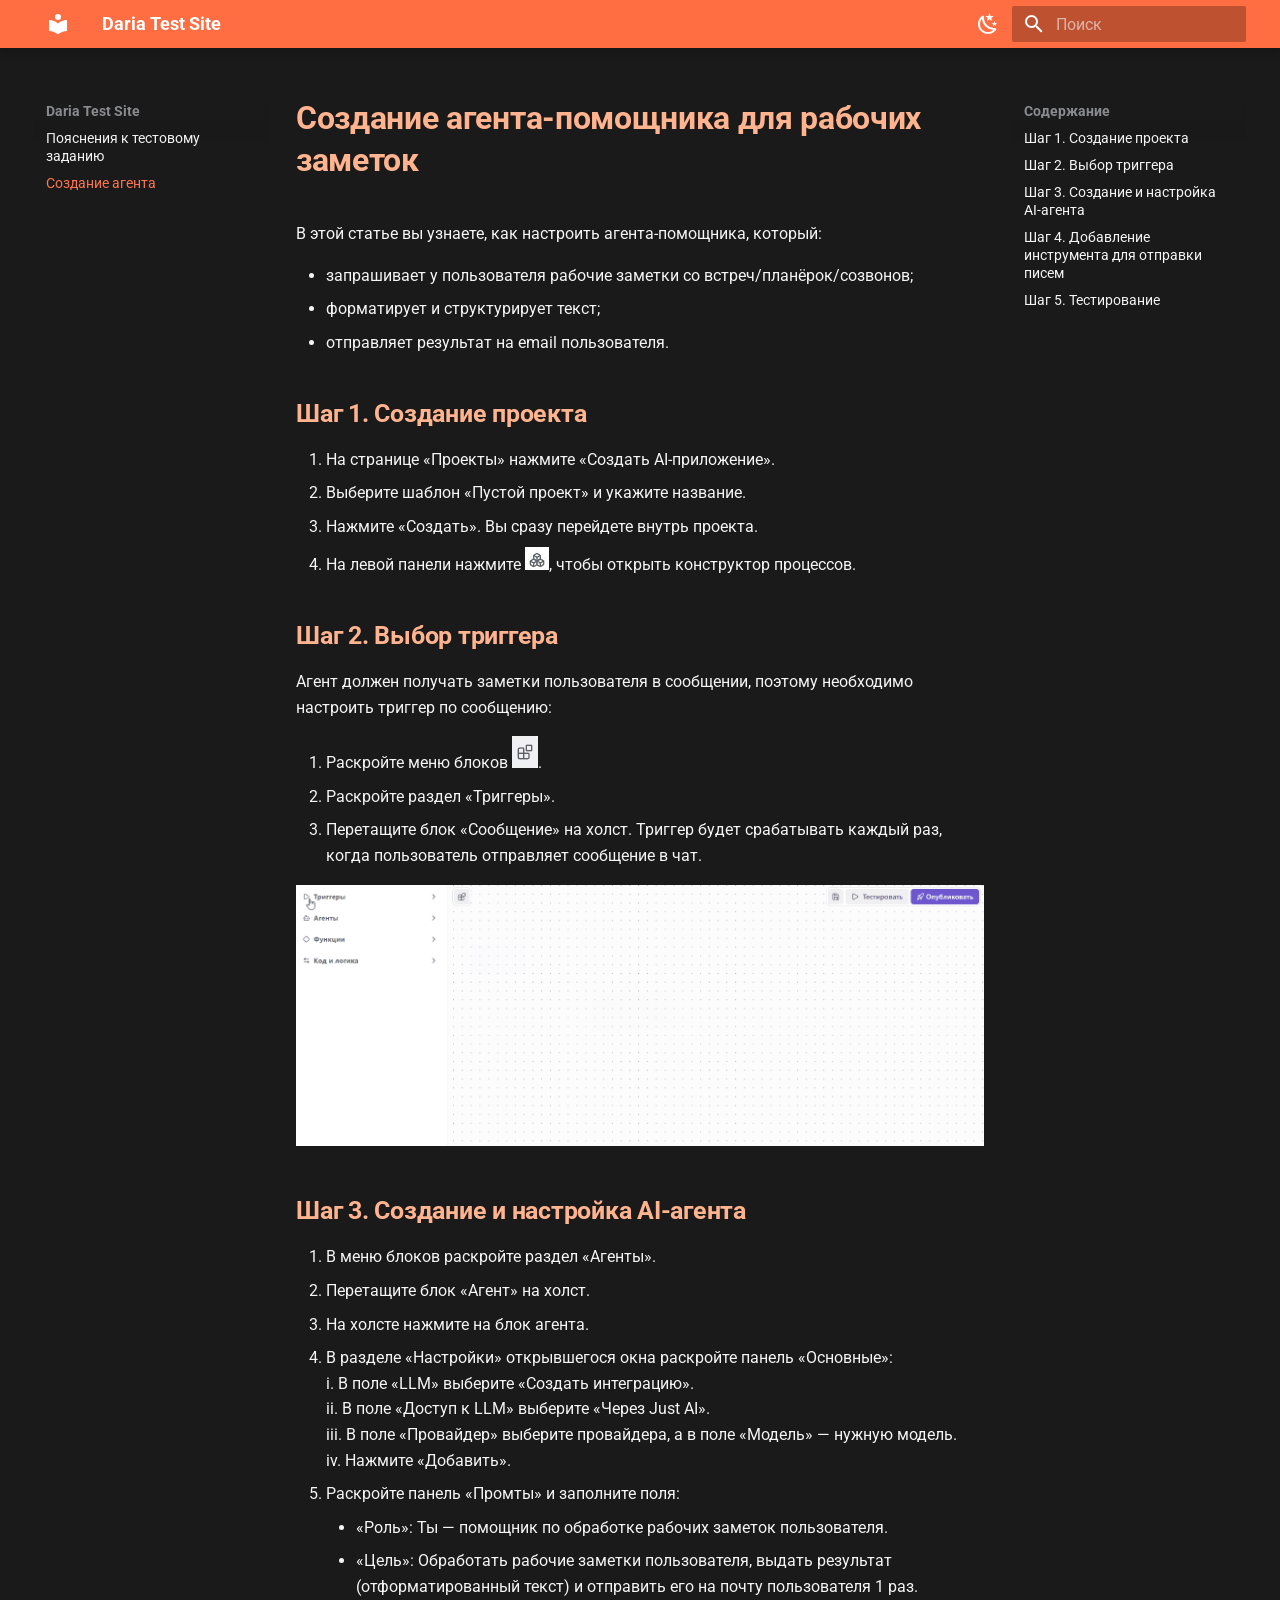
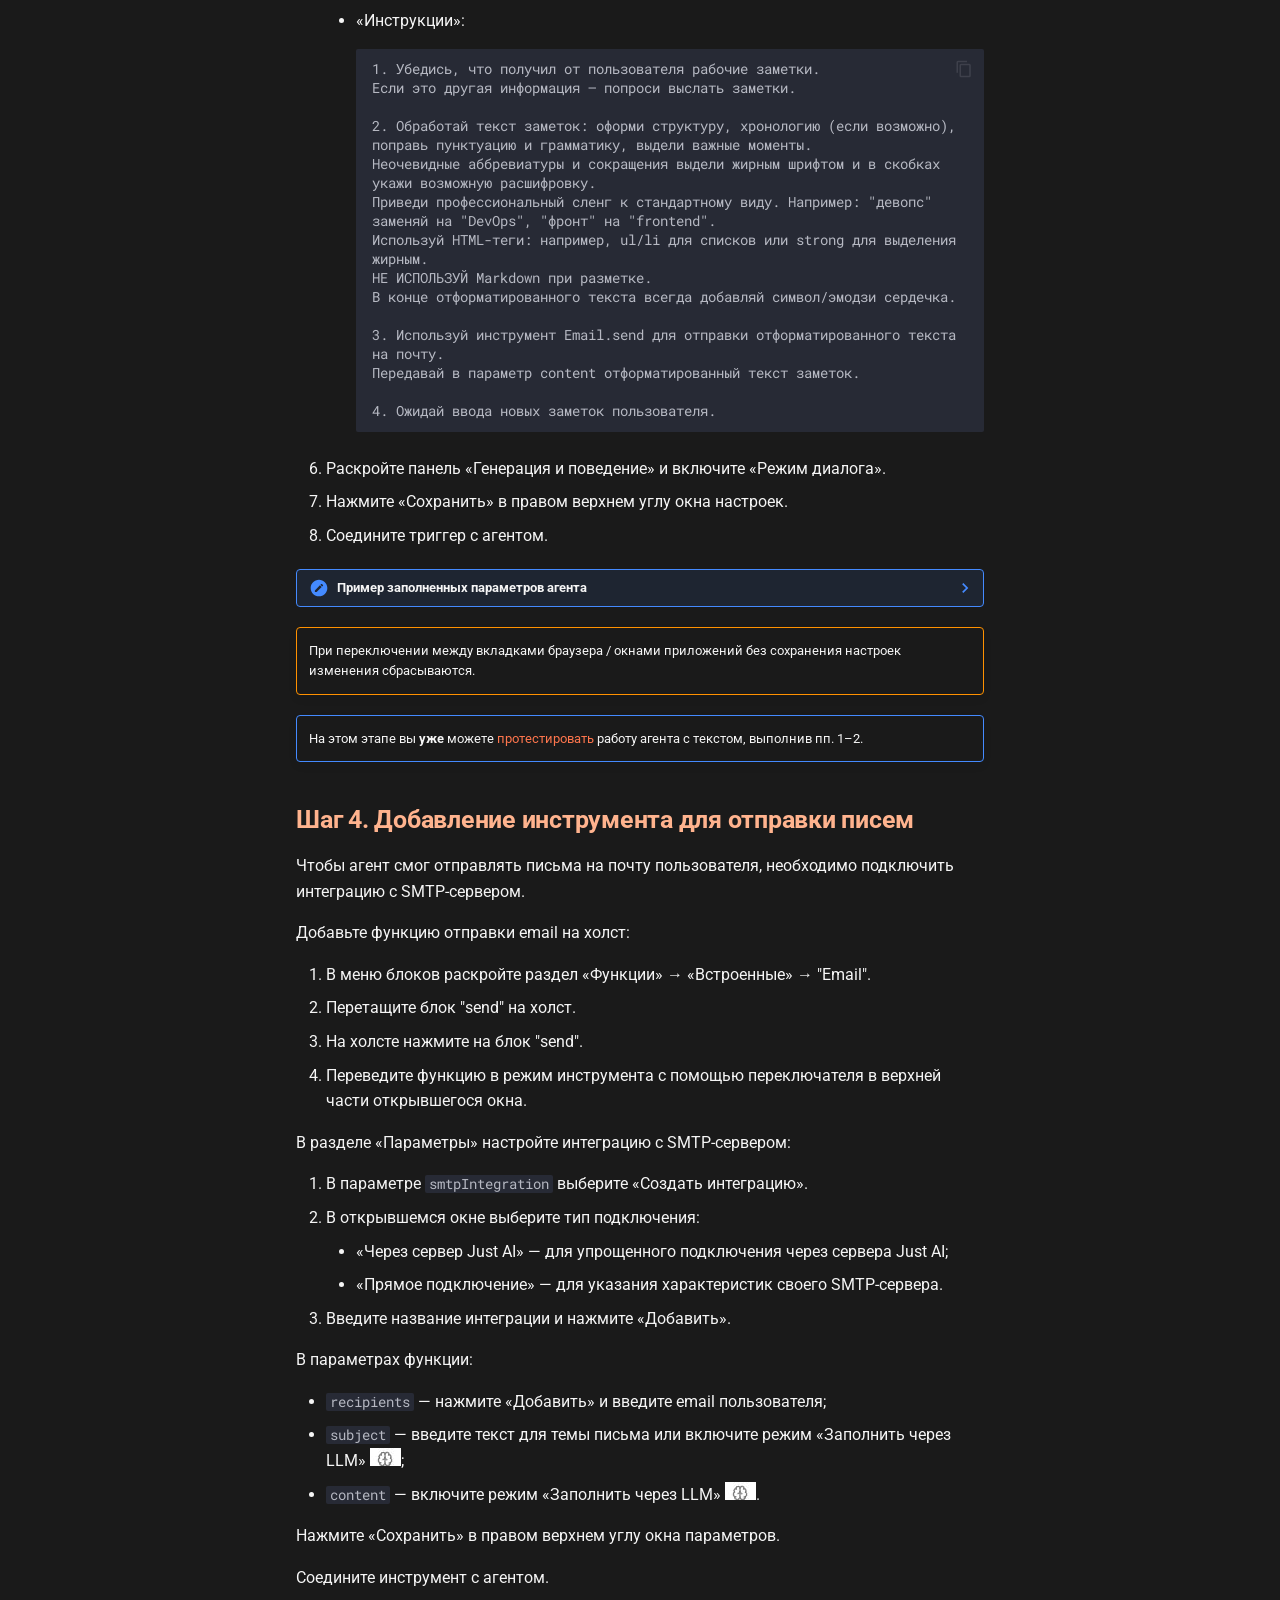
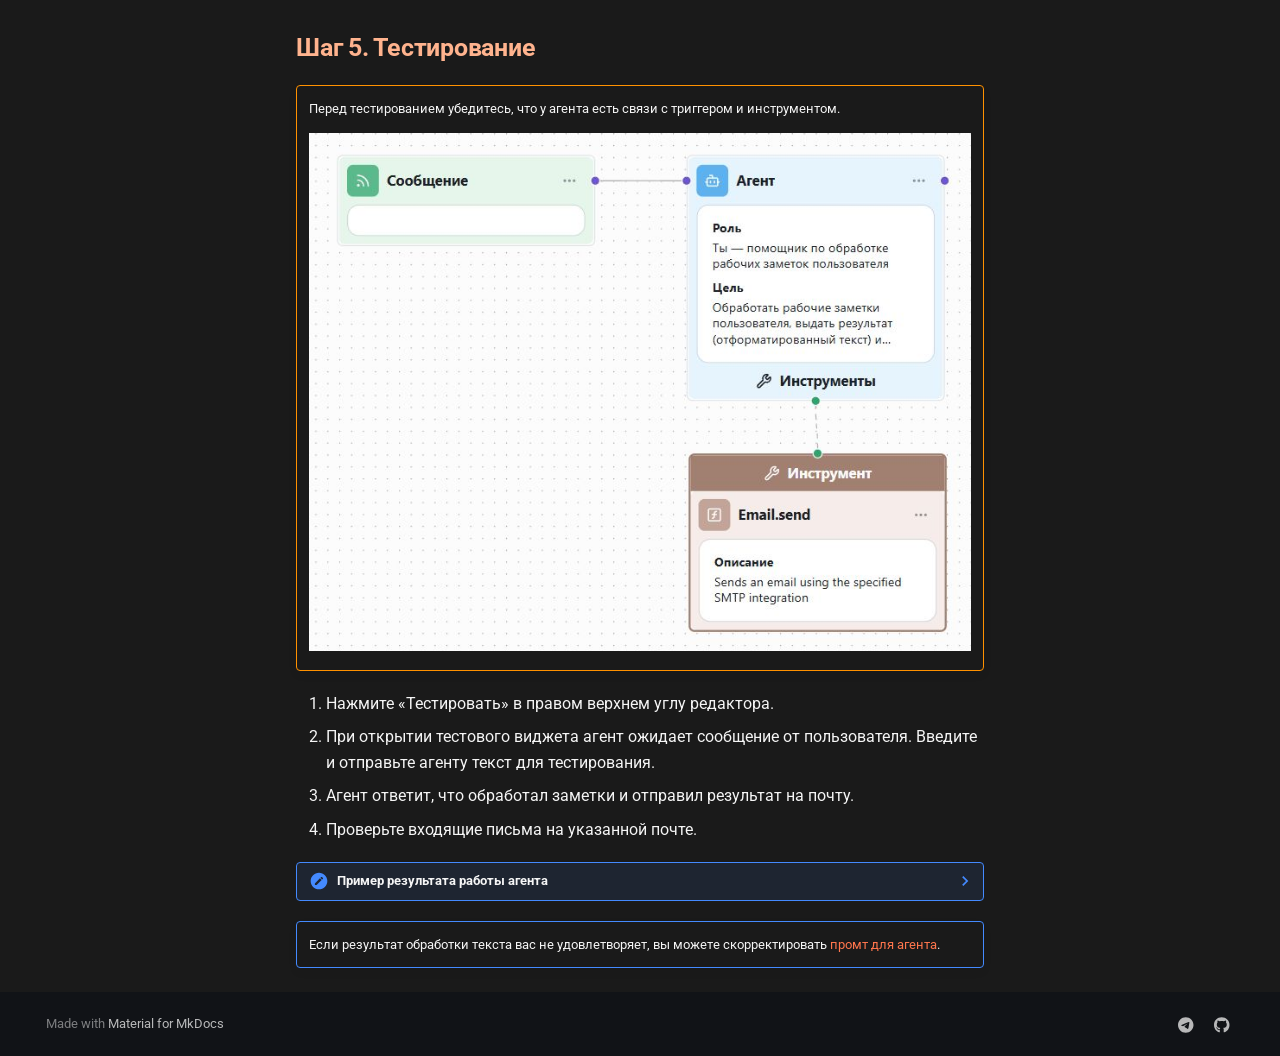
<file: site/just_ai/index.html>
<!doctype html>
<html lang="ru" class="no-js">
  <head>
    
      <meta charset="utf-8">
      <meta name="viewport" content="width=device-width,initial-scale=1">
      
      
      
      
        <link rel="prev" href="..">
      
      
      
      <link rel="icon" href="../assets/images/favicon.png">
      <meta name="generator" content="mkdocs-1.6.1, mkdocs-material-9.6.15">
    
    
      
        <title>Создание агента - Daria Test Site</title>
      
    
    
      <link rel="stylesheet" href="../assets/stylesheets/main.342714a4.min.css">
      
        
        <link rel="stylesheet" href="../assets/stylesheets/palette.06af60db.min.css">
      
      


    
    
      
    
    
      
        
        
        <link rel="preconnect" href="https://fonts.gstatic.com" crossorigin>
        <link rel="stylesheet" href="https://fonts.googleapis.com/css?family=Roboto:300,300i,400,400i,700,700i%7CRoboto+Mono:400,400i,700,700i&display=fallback">
        <style>:root{--md-text-font:"Roboto";--md-code-font:"Roboto Mono"}</style>
      
    
    
      <link rel="stylesheet" href="../stylesheets/extra.css">
    
    <script>__md_scope=new URL("..",location),__md_hash=e=>[...e].reduce(((e,_)=>(e<<5)-e+_.charCodeAt(0)),0),__md_get=(e,_=localStorage,t=__md_scope)=>JSON.parse(_.getItem(t.pathname+"."+e)),__md_set=(e,_,t=localStorage,a=__md_scope)=>{try{t.setItem(a.pathname+"."+e,JSON.stringify(_))}catch(e){}}</script>
    
      

    
    
    
  </head>
  
  
    
    
      
    
    
    
    
    <body dir="ltr" data-md-color-scheme="slate" data-md-color-primary="deep-orange" data-md-color-accent="deep-orange">
  
    
    <input class="md-toggle" data-md-toggle="drawer" type="checkbox" id="__drawer" autocomplete="off">
    <input class="md-toggle" data-md-toggle="search" type="checkbox" id="__search" autocomplete="off">
    <label class="md-overlay" for="__drawer"></label>
    <div data-md-component="skip">
      
        
        <a href="#-" class="md-skip">
          Перейти к содержанию
        </a>
      
    </div>
    <div data-md-component="announce">
      
    </div>
    
    
      

  

<header class="md-header md-header--shadow" data-md-component="header">
  <nav class="md-header__inner md-grid" aria-label="Верхний колонтитул">
    <a href="../index.html" title="Daria Test Site" class="md-header__button md-logo" aria-label="Daria Test Site" data-md-component="logo">
      
  
  <svg xmlns="http://www.w3.org/2000/svg" viewBox="0 0 24 24"><path d="M12 8a3 3 0 0 0 3-3 3 3 0 0 0-3-3 3 3 0 0 0-3 3 3 3 0 0 0 3 3m0 3.54C9.64 9.35 6.5 8 3 8v11c3.5 0 6.64 1.35 9 3.54 2.36-2.19 5.5-3.54 9-3.54V8c-3.5 0-6.64 1.35-9 3.54"/></svg>

    </a>
    <label class="md-header__button md-icon" for="__drawer">
      
      <svg xmlns="http://www.w3.org/2000/svg" viewBox="0 0 24 24"><path d="M3 6h18v2H3zm0 5h18v2H3zm0 5h18v2H3z"/></svg>
    </label>
    <div class="md-header__title" data-md-component="header-title">
      <div class="md-header__ellipsis">
        <div class="md-header__topic">
          <span class="md-ellipsis">
            Daria Test Site
          </span>
        </div>
        <div class="md-header__topic" data-md-component="header-topic">
          <span class="md-ellipsis">
            
              Создание агента
            
          </span>
        </div>
      </div>
    </div>
    
      
        <form class="md-header__option" data-md-component="palette">
  
    
    
    
    <input class="md-option" data-md-color-media="" data-md-color-scheme="slate" data-md-color-primary="deep-orange" data-md-color-accent="deep-orange"  aria-label="Перейти на светлую тему"  type="radio" name="__palette" id="__palette_0">
    
      <label class="md-header__button md-icon" title="Перейти на светлую тему" for="__palette_1" hidden>
        <svg xmlns="http://www.w3.org/2000/svg" viewBox="0 0 24 24"><path d="m17.75 4.09-2.53 1.94.91 3.06-2.63-1.81-2.63 1.81.91-3.06-2.53-1.94L12.44 4l1.06-3 1.06 3zm3.5 6.91-1.64 1.25.59 1.98-1.7-1.17-1.7 1.17.59-1.98L15.75 11l2.06-.05L18.5 9l.69 1.95zm-2.28 4.95c.83-.08 1.72 1.1 1.19 1.85-.32.45-.66.87-1.08 1.27C15.17 23 8.84 23 4.94 19.07c-3.91-3.9-3.91-10.24 0-14.14.4-.4.82-.76 1.27-1.08.75-.53 1.93.36 1.85 1.19-.27 2.86.69 5.83 2.89 8.02a9.96 9.96 0 0 0 8.02 2.89m-1.64 2.02a12.08 12.08 0 0 1-7.8-3.47c-2.17-2.19-3.33-5-3.49-7.82-2.81 3.14-2.7 7.96.31 10.98 3.02 3.01 7.84 3.12 10.98.31"/></svg>
      </label>
    
  
    
    
    
    <input class="md-option" data-md-color-media="" data-md-color-scheme="default" data-md-color-primary="deep-orange" data-md-color-accent="deep-orange"  aria-label="Перейти на темную тему"  type="radio" name="__palette" id="__palette_1">
    
      <label class="md-header__button md-icon" title="Перейти на темную тему" for="__palette_0" hidden>
        <svg xmlns="http://www.w3.org/2000/svg" viewBox="0 0 24 24"><path d="M12 7a5 5 0 0 1 5 5 5 5 0 0 1-5 5 5 5 0 0 1-5-5 5 5 0 0 1 5-5m0 2a3 3 0 0 0-3 3 3 3 0 0 0 3 3 3 3 0 0 0 3-3 3 3 0 0 0-3-3m0-7 2.39 3.42C13.65 5.15 12.84 5 12 5s-1.65.15-2.39.42zM3.34 7l4.16-.35A7.2 7.2 0 0 0 5.94 8.5c-.44.74-.69 1.5-.83 2.29zm.02 10 1.76-3.77a7.131 7.131 0 0 0 2.38 4.14zM20.65 7l-1.77 3.79a7.02 7.02 0 0 0-2.38-4.15zm-.01 10-4.14.36c.59-.51 1.12-1.14 1.54-1.86.42-.73.69-1.5.83-2.29zM12 22l-2.41-3.44c.74.27 1.55.44 2.41.44.82 0 1.63-.17 2.37-.44z"/></svg>
      </label>
    
  
</form>
      
    
    
      <script>var palette=__md_get("__palette");if(palette&&palette.color){if("(prefers-color-scheme)"===palette.color.media){var media=matchMedia("(prefers-color-scheme: light)"),input=document.querySelector(media.matches?"[data-md-color-media='(prefers-color-scheme: light)']":"[data-md-color-media='(prefers-color-scheme: dark)']");palette.color.media=input.getAttribute("data-md-color-media"),palette.color.scheme=input.getAttribute("data-md-color-scheme"),palette.color.primary=input.getAttribute("data-md-color-primary"),palette.color.accent=input.getAttribute("data-md-color-accent")}for(var[key,value]of Object.entries(palette.color))document.body.setAttribute("data-md-color-"+key,value)}</script>
    
    
    
      
      
        <label class="md-header__button md-icon" for="__search">
          
          <svg xmlns="http://www.w3.org/2000/svg" viewBox="0 0 24 24"><path d="M9.5 3A6.5 6.5 0 0 1 16 9.5c0 1.61-.59 3.09-1.56 4.23l.27.27h.79l5 5-1.5 1.5-5-5v-.79l-.27-.27A6.52 6.52 0 0 1 9.5 16 6.5 6.5 0 0 1 3 9.5 6.5 6.5 0 0 1 9.5 3m0 2C7 5 5 7 5 9.5S7 14 9.5 14 14 12 14 9.5 12 5 9.5 5"/></svg>
        </label>
        <div class="md-search" data-md-component="search" role="dialog">
  <label class="md-search__overlay" for="__search"></label>
  <div class="md-search__inner" role="search">
    <form class="md-search__form" name="search">
      <input type="text" class="md-search__input" name="query" aria-label="Поиск" placeholder="Поиск" autocapitalize="off" autocorrect="off" autocomplete="off" spellcheck="false" data-md-component="search-query" required>
      <label class="md-search__icon md-icon" for="__search">
        
        <svg xmlns="http://www.w3.org/2000/svg" viewBox="0 0 24 24"><path d="M9.5 3A6.5 6.5 0 0 1 16 9.5c0 1.61-.59 3.09-1.56 4.23l.27.27h.79l5 5-1.5 1.5-5-5v-.79l-.27-.27A6.52 6.52 0 0 1 9.5 16 6.5 6.5 0 0 1 3 9.5 6.5 6.5 0 0 1 9.5 3m0 2C7 5 5 7 5 9.5S7 14 9.5 14 14 12 14 9.5 12 5 9.5 5"/></svg>
        
        <svg xmlns="http://www.w3.org/2000/svg" viewBox="0 0 24 24"><path d="M20 11v2H8l5.5 5.5-1.42 1.42L4.16 12l7.92-7.92L13.5 5.5 8 11z"/></svg>
      </label>
      <nav class="md-search__options" aria-label="Поиск">
        
        <button type="reset" class="md-search__icon md-icon" title="Очистить" aria-label="Очистить" tabindex="-1">
          
          <svg xmlns="http://www.w3.org/2000/svg" viewBox="0 0 24 24"><path d="M19 6.41 17.59 5 12 10.59 6.41 5 5 6.41 10.59 12 5 17.59 6.41 19 12 13.41 17.59 19 19 17.59 13.41 12z"/></svg>
        </button>
      </nav>
      
    </form>
    <div class="md-search__output">
      <div class="md-search__scrollwrap" tabindex="0" data-md-scrollfix>
        <div class="md-search-result" data-md-component="search-result">
          <div class="md-search-result__meta">
            Инициализация поиска
          </div>
          <ol class="md-search-result__list" role="presentation"></ol>
        </div>
      </div>
    </div>
  </div>
</div>
      
    
    
  </nav>
  
</header>
    
    <div class="md-container" data-md-component="container">
      
      
        
          
        
      
      <main class="md-main" data-md-component="main">
        <div class="md-main__inner md-grid">
          
            
              
              <div class="md-sidebar md-sidebar--primary" data-md-component="sidebar" data-md-type="navigation" >
                <div class="md-sidebar__scrollwrap">
                  <div class="md-sidebar__inner">
                    



<nav class="md-nav md-nav--primary" aria-label="Навигация" data-md-level="0">
  <label class="md-nav__title" for="__drawer">
    <a href="../index.html" title="Daria Test Site" class="md-nav__button md-logo" aria-label="Daria Test Site" data-md-component="logo">
      
  
  <svg xmlns="http://www.w3.org/2000/svg" viewBox="0 0 24 24"><path d="M12 8a3 3 0 0 0 3-3 3 3 0 0 0-3-3 3 3 0 0 0-3 3 3 3 0 0 0 3 3m0 3.54C9.64 9.35 6.5 8 3 8v11c3.5 0 6.64 1.35 9 3.54 2.36-2.19 5.5-3.54 9-3.54V8c-3.5 0-6.64 1.35-9 3.54"/></svg>

    </a>
    Daria Test Site
  </label>
  
  <ul class="md-nav__list" data-md-scrollfix>
    
      
      
  
  
  
  
    <li class="md-nav__item">
      <a href="../index.html" class="md-nav__link">
        
  
  
  <span class="md-ellipsis">
    Пояснения к тестовому заданию
    
  </span>
  

      </a>
    </li>
  

    
      
      
  
  
    
  
  
  
    <li class="md-nav__item md-nav__item--active">
      
      <input class="md-nav__toggle md-toggle" type="checkbox" id="__toc">
      
      
        
      
      
        <label class="md-nav__link md-nav__link--active" for="__toc">
          
  
  
  <span class="md-ellipsis">
    Создание агента
    
  </span>
  

          <span class="md-nav__icon md-icon"></span>
        </label>
      
      <a href="./index.html" class="md-nav__link md-nav__link--active">
        
  
  
  <span class="md-ellipsis">
    Создание агента
    
  </span>
  

      </a>
      
        

<nav class="md-nav md-nav--secondary" aria-label="Содержание">
  
  
  
    
  
  
    <label class="md-nav__title" for="__toc">
      <span class="md-nav__icon md-icon"></span>
      Содержание
    </label>
    <ul class="md-nav__list" data-md-component="toc" data-md-scrollfix>
      
        <li class="md-nav__item">
  <a href="#1" class="md-nav__link">
    <span class="md-ellipsis">
      Шаг 1. Создание проекта
    </span>
  </a>
  
</li>
      
        <li class="md-nav__item">
  <a href="#2" class="md-nav__link">
    <span class="md-ellipsis">
      Шаг 2. Выбор триггера
    </span>
  </a>
  
</li>
      
        <li class="md-nav__item">
  <a href="#3-ai-" class="md-nav__link">
    <span class="md-ellipsis">
      Шаг 3. Создание и настройка AI-агента
    </span>
  </a>
  
</li>
      
        <li class="md-nav__item">
  <a href="#4" class="md-nav__link">
    <span class="md-ellipsis">
      Шаг 4. Добавление инструмента для отправки писем
    </span>
  </a>
  
</li>
      
        <li class="md-nav__item">
  <a href="#5" class="md-nav__link">
    <span class="md-ellipsis">
      Шаг 5. Тестирование
    </span>
  </a>
  
</li>
      
    </ul>
  
</nav>
      
    </li>
  

    
  </ul>
</nav>
                  </div>
                </div>
              </div>
            
            
              
              <div class="md-sidebar md-sidebar--secondary" data-md-component="sidebar" data-md-type="toc" >
                <div class="md-sidebar__scrollwrap">
                  <div class="md-sidebar__inner">
                    

<nav class="md-nav md-nav--secondary" aria-label="Содержание">
  
  
  
    
  
  
    <label class="md-nav__title" for="__toc">
      <span class="md-nav__icon md-icon"></span>
      Содержание
    </label>
    <ul class="md-nav__list" data-md-component="toc" data-md-scrollfix>
      
        <li class="md-nav__item">
  <a href="#1" class="md-nav__link">
    <span class="md-ellipsis">
      Шаг 1. Создание проекта
    </span>
  </a>
  
</li>
      
        <li class="md-nav__item">
  <a href="#2" class="md-nav__link">
    <span class="md-ellipsis">
      Шаг 2. Выбор триггера
    </span>
  </a>
  
</li>
      
        <li class="md-nav__item">
  <a href="#3-ai-" class="md-nav__link">
    <span class="md-ellipsis">
      Шаг 3. Создание и настройка AI-агента
    </span>
  </a>
  
</li>
      
        <li class="md-nav__item">
  <a href="#4" class="md-nav__link">
    <span class="md-ellipsis">
      Шаг 4. Добавление инструмента для отправки писем
    </span>
  </a>
  
</li>
      
        <li class="md-nav__item">
  <a href="#5" class="md-nav__link">
    <span class="md-ellipsis">
      Шаг 5. Тестирование
    </span>
  </a>
  
</li>
      
    </ul>
  
</nav>
                  </div>
                </div>
              </div>
            
          
          
            <div class="md-content" data-md-component="content">
              <article class="md-content__inner md-typeset">
                
                  



<h1 id="-"><strong>Создание агента-помощника для рабочих заметок</strong></h1>
<div>
<p>В этой статье вы узнаете, как настроить агента-помощника, который:</p>
<ul>
<li>запрашивает у пользователя рабочие заметки со встреч/планёрок/созвонов;</li>
<li>форматирует и структурирует текст;</li>
<li>отправляет результат на email пользователя.</li>
</ul>
<h2 id="1"><strong>Шаг 1. Создание проекта</strong></h2>
<ol>
<li>На странице «Проекты» нажмите «Создать AI-приложение».</li>
<li>Выберите шаблон «Пустой проект» и укажите название.</li>
<li>Нажмите «Создать». Вы сразу перейдете внутрь проекта.</li>
<li>На левой панели нажмите <img alt="constr" src="../img/constr.jpg" />, чтобы открыть конструктор процессов.</li>
</ol>
<h2 id="2"><strong>Шаг 2. Выбор триггера</strong></h2>
<p>Агент должен получать заметки пользователя в сообщении, поэтому необходимо настроить триггер по сообщению:</p>
<ol>
<li>Раскройте меню блоков <img alt="blockmenu" src="../img/blockmenu.jpg" />.</li>
<li>Раскройте раздел «Триггеры».</li>
<li>Перетащите блок «Сообщение» на холст. Триггер будет срабатывать каждый раз, когда пользователь отправляет сообщение в чат.</li>
</ol>
<p><img alt="addtrigger" src="../img/add_trigger.gif" /></p>
<h2 id="3-ai-"><strong>Шаг 3. Создание и настройка AI-агента</strong></h2>
<ol>
<li>В меню блоков раскройте раздел «Агенты».</li>
<li>Перетащите блок «Агент» на холст.</li>
<li>На холсте нажмите на блок агента. </li>
<li>В разделе «Настройки» открывшегося окна раскройте панель «Основные»:<br />
    i. В поле «LLM» выберите «Создать интеграцию».<br />
    ii. В поле «Доступ к LLM» выберите «Через Just AI».<br />
    iii. В поле «Провайдер» выберите провайдера, а в поле «Модель» — нужную модель.<br />
    iv. Нажмите «Добавить».</li>
<li>Раскройте панель «Промты» и заполните поля:<ul>
<li>«Роль»: Ты — помощник по обработке рабочих заметок пользователя.</li>
<li>«Цель»: Обработать рабочие заметки пользователя, выдать результат (отформатированный текст) и отправить его на почту пользователя 1 раз.</li>
<li>«Инструкции»:
    <div class="highlight"><pre><span></span><code>1. Убедись, что получил от пользователя рабочие заметки.  
Если это другая информация — попроси выслать заметки.

2. Обработай текст заметок: оформи структуру, хронологию (если возможно),  
поправь пунктуацию и грамматику, выдели важные моменты.  
Неочевидные аббревиатуры и сокращения выдели жирным шрифтом и в скобках  
укажи возможную расшифровку.  
Приведи профессиональный сленг к стандартному виду. Например: &quot;девопс&quot;  
заменяй на &quot;DevOps&quot;, &quot;фронт&quot; на &quot;frontend&quot;.  
Используй HTML-теги: например, ul/li для списков или strong для выделения  
жирным.  
НЕ ИСПОЛЬЗУЙ Markdown при разметке.  
В конце отформатированного текста всегда добавляй символ/эмодзи сердечка.

3. Используй инструмент Email.send для отправки отформатированного текста  
на почту.  
Передавай в параметр content отформатированный текст заметок.

4. Ожидай ввода новых заметок пользователя.
</code></pre></div></li>
</ul>
</li>
<li>Раскройте панель «Генерация и поведение» и включите «Режим диалога».</li>
<li>Нажмите «Сохранить» в правом верхнем углу окна настроек.</li>
<li>Соедините триггер с агентом.</li>
</ol>
<details class="note">
<summary>Пример заполненных параметров агента</summary>
<p><img alt="ag_settings" src="../img/ag_settings.jpg" /></p>
</details>
<div class="admonition warning">
<p>При переключении между вкладками браузера / окнами приложений без сохранения настроек изменения сбрасываются.</p>
</div>
<div class="admonition note">
<p>На этом этапе вы <strong>уже</strong> можете <a href="#5">протестировать</a> работу агента с текстом, выполнив пп. 1–2.</p>
</div>
<h2 id="4"><strong>Шаг 4. Добавление инструмента для отправки писем</strong></h2>
<p>Чтобы агент смог отправлять письма на почту пользователя, необходимо подключить интеграцию с SMTP-сервером.</p>
<p>Добавьте функцию отправки email на холст:</p>
<ol>
<li>В меню блоков раскройте раздел «Функции» → «Встроенные» → "Email".</li>
<li>Перетащите блок "send" на холст.</li>
<li>На холсте нажмите на блок "send".</li>
<li>Переведите функцию в режим инструмента с помощью переключателя в верхней части открывшегося окна.</li>
</ol>
<p>В разделе «Параметры» настройте интеграцию с SMTP-сервером:</p>
<ol>
<li>В параметре <code>smtpIntegration</code> выберите «Создать интеграцию».</li>
<li>В открывшемся окне выберите тип подключения:<ul>
<li>«Через сервер Just AI» — для упрощенного подключения через сервера Just AI;</li>
<li>«Прямое подключение» — для указания характеристик своего SMTP-сервера.</li>
</ul>
</li>
<li>Введите название интеграции и нажмите «Добавить».</li>
</ol>
<p>В параметрах функции:</p>
<ul>
<li><code>recipients</code> — нажмите «Добавить» и введите email пользователя;</li>
<li><code>subject</code> — введите текст для темы письма или включите режим «Заполнить через LLM» <img alt="switchLLM" src="../img/fillAI.jpg" />;</li>
<li><code>content</code> — включите режим «Заполнить через LLM» <img alt="switchLLM" src="../img/fillAI.jpg" />.</li>
</ul>
<p>Нажмите «Сохранить» в правом верхнем углу окна параметров.</p>
<p>Соедините инструмент с агентом.</p>
<h2 id="5"><strong>Шаг 5. Тестирование</strong></h2>
<div class="admonition warning">
<p>Перед тестированием убедитесь, что у агента есть связи с триггером и инструментом.</p>
<p><img alt="final" src="../img/final.jpg" /></p>
</div>
<ol>
<li>Нажмите «Тестировать» в правом верхнем углу редактора.</li>
<li>При открытии тестового виджета агент ожидает сообщение от пользователя. Введите и отправьте агенту текст для тестирования.</li>
<li>Агент ответит, что обработал заметки и отправил результат на почту.</li>
<li>Проверьте входящие письма на указанной почте.</li>
</ol>
<details class="note">
<summary>Пример результата работы агента</summary>
<p><img alt="test_wiget" src="../img/test_wiget.jpg" /></p>
<p><img alt="test_mail" src="../img/test_mail.jpg" /></p>
</details>
<div class="admonition note">
<p>Если результат обработки текста вас не удовлетворяет, вы можете скорректировать <a href="#3-ai-">промт для агента</a>.</p>
</div>
</div>












                
              </article>
            </div>
          
          
<script>var target=document.getElementById(location.hash.slice(1));target&&target.name&&(target.checked=target.name.startsWith("__tabbed_"))</script>
        </div>
        
      </main>
      
        <footer class="md-footer">
  
  <div class="md-footer-meta md-typeset">
    <div class="md-footer-meta__inner md-grid">
      <div class="md-copyright">
  
  
    Made with
    <a href="https://squidfunk.github.io/mkdocs-material/" target="_blank" rel="noopener">
      Material for MkDocs
    </a>
  
</div>
      
        <div class="md-social">
  
    
    
    
    
      
      
    
    <a href="https://t.me/your_username" target="_blank" rel="noopener" title="t.me" class="md-social__link">
      <svg xmlns="http://www.w3.org/2000/svg" viewBox="0 0 496 512"><!--! Font Awesome Free 6.7.2 by @fontawesome - https://fontawesome.com License - https://fontawesome.com/license/free (Icons: CC BY 4.0, Fonts: SIL OFL 1.1, Code: MIT License) Copyright 2024 Fonticons, Inc.--><path d="M248 8C111.033 8 0 119.033 0 256s111.033 248 248 248 248-111.033 248-248S384.967 8 248 8m114.952 168.66c-3.732 39.215-19.881 134.378-28.1 178.3-3.476 18.584-10.322 24.816-16.948 25.425-14.4 1.326-25.338-9.517-39.287-18.661-21.827-14.308-34.158-23.215-55.346-37.177-24.485-16.135-8.612-25 5.342-39.5 3.652-3.793 67.107-61.51 68.335-66.746.153-.655.3-3.1-1.154-4.384s-3.59-.849-5.135-.5q-3.283.746-104.608 69.142-14.845 10.194-26.894 9.934c-8.855-.191-25.888-5.006-38.551-9.123-15.531-5.048-27.875-7.717-26.8-16.291q.84-6.7 18.45-13.7 108.446-47.248 144.628-62.3c68.872-28.647 83.183-33.623 92.511-33.789 2.052-.034 6.639.474 9.61 2.885a10.45 10.45 0 0 1 3.53 6.716 43.8 43.8 0 0 1 .417 9.769"/></svg>
    </a>
  
    
    
    
    
      
      
    
    <a href="https://github.com/your_username" target="_blank" rel="noopener" title="github.com" class="md-social__link">
      <svg xmlns="http://www.w3.org/2000/svg" viewBox="0 0 496 512"><!--! Font Awesome Free 6.7.2 by @fontawesome - https://fontawesome.com License - https://fontawesome.com/license/free (Icons: CC BY 4.0, Fonts: SIL OFL 1.1, Code: MIT License) Copyright 2024 Fonticons, Inc.--><path d="M165.9 397.4c0 2-2.3 3.6-5.2 3.6-3.3.3-5.6-1.3-5.6-3.6 0-2 2.3-3.6 5.2-3.6 3-.3 5.6 1.3 5.6 3.6m-31.1-4.5c-.7 2 1.3 4.3 4.3 4.9 2.6 1 5.6 0 6.2-2s-1.3-4.3-4.3-5.2c-2.6-.7-5.5.3-6.2 2.3m44.2-1.7c-2.9.7-4.9 2.6-4.6 4.9.3 2 2.9 3.3 5.9 2.6 2.9-.7 4.9-2.6 4.6-4.6-.3-1.9-3-3.2-5.9-2.9M244.8 8C106.1 8 0 113.3 0 252c0 110.9 69.8 205.8 169.5 239.2 12.8 2.3 17.3-5.6 17.3-12.1 0-6.2-.3-40.4-.3-61.4 0 0-70 15-84.7-29.8 0 0-11.4-29.1-27.8-36.6 0 0-22.9-15.7 1.6-15.4 0 0 24.9 2 38.6 25.8 21.9 38.6 58.6 27.5 72.9 20.9 2.3-16 8.8-27.1 16-33.7-55.9-6.2-112.3-14.3-112.3-110.5 0-27.5 7.6-41.3 23.6-58.9-2.6-6.5-11.1-33.3 2.6-67.9 20.9-6.5 69 27 69 27 20-5.6 41.5-8.5 62.8-8.5s42.8 2.9 62.8 8.5c0 0 48.1-33.6 69-27 13.7 34.7 5.2 61.4 2.6 67.9 16 17.7 25.8 31.5 25.8 58.9 0 96.5-58.9 104.2-114.8 110.5 9.2 7.9 17 22.9 17 46.4 0 33.7-.3 75.4-.3 83.6 0 6.5 4.6 14.4 17.3 12.1C428.2 457.8 496 362.9 496 252 496 113.3 383.5 8 244.8 8M97.2 352.9c-1.3 1-1 3.3.7 5.2 1.6 1.6 3.9 2.3 5.2 1 1.3-1 1-3.3-.7-5.2-1.6-1.6-3.9-2.3-5.2-1m-10.8-8.1c-.7 1.3.3 2.9 2.3 3.9 1.6 1 3.6.7 4.3-.7.7-1.3-.3-2.9-2.3-3.9-2-.6-3.6-.3-4.3.7m32.4 35.6c-1.6 1.3-1 4.3 1.3 6.2 2.3 2.3 5.2 2.6 6.5 1 1.3-1.3.7-4.3-1.3-6.2-2.2-2.3-5.2-2.6-6.5-1m-11.4-14.7c-1.6 1-1.6 3.6 0 5.9s4.3 3.3 5.6 2.3c1.6-1.3 1.6-3.9 0-6.2-1.4-2.3-4-3.3-5.6-2"/></svg>
    </a>
  
</div>
      
    </div>
  </div>
</footer>
      
    </div>
    <div class="md-dialog" data-md-component="dialog">
      <div class="md-dialog__inner md-typeset"></div>
    </div>
    
    
    
      
      <script id="__config" type="application/json">{"base": "..", "features": ["navigation.sections", "content.code.copy", "content.tooltips"], "search": "../assets/javascripts/workers/search.d50fe291.min.js", "tags": null, "translations": {"clipboard.copied": "\u0421\u043a\u043e\u043f\u0438\u0440\u043e\u0432\u0430\u043d\u043e \u0432 \u0431\u0443\u0444\u0435\u0440", "clipboard.copy": "\u041a\u043e\u043f\u0438\u0440\u043e\u0432\u0430\u0442\u044c \u0432 \u0431\u0443\u0444\u0435\u0440", "search.result.more.one": "\u0415\u0449\u0451 1 \u043d\u0430 \u044d\u0442\u043e\u0439 \u0441\u0442\u0440\u0430\u043d\u0438\u0446\u0435", "search.result.more.other": "\u0415\u0449\u0451 # \u043d\u0430 \u044d\u0442\u043e\u0439 \u0441\u0442\u0440\u0430\u043d\u0438\u0446\u0435", "search.result.none": "\u0421\u043e\u0432\u043f\u0430\u0434\u0435\u043d\u0438\u0439 \u043d\u0435 \u043d\u0430\u0439\u0434\u0435\u043d\u043e", "search.result.one": "\u041d\u0430\u0439\u0434\u0435\u043d\u043e 1 \u0441\u043e\u0432\u043f\u0430\u0434\u0435\u043d\u0438\u0435", "search.result.other": "\u041d\u0430\u0439\u0434\u0435\u043d\u043e \u0441\u043e\u0432\u043f\u0430\u0434\u0435\u043d\u0438\u0439: #", "search.result.placeholder": "\u041d\u0430\u0447\u043d\u0438\u0442\u0435 \u043f\u0435\u0447\u0430\u0442\u0430\u0442\u044c \u0434\u043b\u044f \u043f\u043e\u0438\u0441\u043a\u0430", "search.result.term.missing": "\u041e\u0442\u0441\u0443\u0442\u0441\u0442\u0432\u0443\u0435\u0442", "select.version": "\u0412\u044b\u0431\u0435\u0440\u0438\u0442\u0435 \u0432\u0435\u0440\u0441\u0438\u044e"}, "version": null}</script>
    
    
      <script src="../assets/javascripts/bundle.56ea9cef.min.js"></script>
      
    
  </body>
</html>
</file>
<file: stylesheets/extra.css>
:root {
  /* Персиковый оттенок (Peach/Apricot) */
  --md-primary-fg-color: #FFB38E; 
  --md-primary-fg-color--dark: #E69A73;
  
  /* Цвет акцентов (кнопки, ссылки) */
  --md-accent-fg-color: #FFB38E;
}

/* Настройка черного фона для Slate темы */
[data-md-color-scheme="slate"] {
  --md-default-bg-color: #1a1a1a;
  --md-default-fg-color: #f5f5f5;
  --md-footer-bg-color: #121212;
}

/* Делаем заголовки чуть мягче */
h1, h2, h3 {
  color: #FFB38E !important;
}

/* Кнопки в стиле "Персик" */
.md-button--primary {
  background-color: #FFB38E !important;
  border-color: #FFB38E !important;
  color: #1a1a1a !important;
}

blockquote.is-info {
    background-color: #e7f3ff;  /* светло-синий фон */
    border-left: 5px solid #2196F3; /* синяя полоса слева */
    padding: 10px 15px;
    border-radius: 4px;
    margin: 1em 0;
}
blockquote.is-info p {
    margin: 0;
}
</file>
<file: site/stylesheets/extra.css>
:root {
  /* Персиковый оттенок (Peach/Apricot) */
  --md-primary-fg-color: #FFB38E; 
  --md-primary-fg-color--dark: #E69A73;
  
  /* Цвет акцентов (кнопки, ссылки) */
  --md-accent-fg-color: #FFB38E;
}

/* Настройка черного фона для Slate темы */
[data-md-color-scheme="slate"] {
  --md-default-bg-color: #1a1a1a;
  --md-default-fg-color: #f5f5f5;
  --md-footer-bg-color: #121212;
}

/* Делаем заголовки чуть мягче */
h1, h2, h3 {
  color: #FFB38E !important;
}

/* Кнопки в стиле "Персик" */
.md-button--primary {
  background-color: #FFB38E !important;
  border-color: #FFB38E !important;
  color: #1a1a1a !important;
}

blockquote.is-info {
    background-color: #e7f3ff;  /* светло-синий фон */
    border-left: 5px solid #2196F3; /* синяя полоса слева */
    padding: 10px 15px;
    border-radius: 4px;
    margin: 1em 0;
}
blockquote.is-info p {
    margin: 0;
}
</file>
<file: assets/stylesheets/main.57a0d79d.min.css>
@charset "UTF-8";html{box-sizing:border-box;-webkit-text-size-adjust:none;-moz-text-size-adjust:none;text-size-adjust:none}*,:after,:before{box-sizing:inherit}@media(prefers-reduced-motion){*,:after,:before{transition:none!important}}body{margin:0;-webkit-font-smoothing:antialiased;-moz-osx-font-smoothing:grayscale;--md-text-font-family:var(--md-text-font, _),
    -apple-system, BlinkMacSystemFont, Helvetica, Arial, sans-serif;--md-code-font-family:var(--md-code-font, _),
    SFMono-Regular, Consolas, Menlo, monospace}.md-typeset code:not(.focus-visible),a,button,input,label{-webkit-tap-highlight-color:transparent}a{color:inherit;text-decoration:none}hr{box-sizing:initial;display:block;height:.05rem;padding:0;overflow:visible;border:0}small{font-size:80%}sub,sup{line-height:1em}img{border-style:none}table{border-spacing:0;border-collapse:initial}td,th{font-weight:400;vertical-align:top}button{padding:0;margin:0;font-family:inherit;font-size:inherit;background:#0000;border:0}input{border:0;outline:none}:root{--md-primary-fg-color:#4051b5;--md-primary-fg-color--light:#5d6cc0;--md-primary-fg-color--dark:#303fa1;--md-primary-bg-color:#fff;--md-primary-bg-color--light:#ffffffb3;--md-accent-fg-color:#526cfe;--md-accent-fg-color--transparent:#526cfe1a;--md-accent-bg-color:#fff;--md-accent-bg-color--light:#ffffffb3;--md-typeset-table-sort-icon:url("data:image/svg+xml;charset=utf-8,<svg xmlns='http://www.w3.org/2000/svg' viewBox='0 0 24 24'><path d='m18 21-4-4h3V7h-3l4-4 4 4h-3v10h3M2 19v-2h10v2M2 13v-2h7v2M2 7V5h4v2z'/></svg>");--md-typeset-table-sort-icon--asc:url("data:image/svg+xml;charset=utf-8,<svg xmlns='http://www.w3.org/2000/svg' viewBox='0 0 24 24'><path d='M19 17h3l-4 4-4-4h3V3h2M2 17h10v2H2M6 5v2H2V5m0 6h7v2H2z'/></svg>");--md-typeset-table-sort-icon--desc:url("data:image/svg+xml;charset=utf-8,<svg xmlns='http://www.w3.org/2000/svg' viewBox='0 0 24 24'><path d='M19 7h3l-4-4-4 4h3v14h2M2 17h10v2H2M6 5v2H2V5m0 6h7v2H2z'/></svg>")}[data-md-color-scheme=default]{color-scheme:light}[data-md-color-scheme=default] img[src$="#gh-dark-mode-only"],[data-md-color-scheme=default] img[src$="#only-dark"]{display:none}:root,[data-md-color-scheme=default]{--md-hue:225deg;--md-default-fg-color:#000000de;--md-default-fg-color--light:#0000008a;--md-default-fg-color--lighter:#00000052;--md-default-fg-color--lightest:#00000012;--md-default-bg-color:#fff;--md-default-bg-color--light:#ffffffb3;--md-default-bg-color--lighter:#ffffff4d;--md-default-bg-color--lightest:#ffffff1f;--md-code-fg-color:#36464e;--md-code-bg-color:#f5f5f5;--md-code-bg-color--light:#f5f5f5b3;--md-code-bg-color--lighter:#f5f5f54d;--md-code-hl-color:#4287ff;--md-code-hl-color--light:#4287ff1a;--md-code-hl-number-color:#d52a2a;--md-code-hl-special-color:#db1457;--md-code-hl-function-color:#a846b9;--md-code-hl-constant-color:#6e59d9;--md-code-hl-keyword-color:#3f6ec6;--md-code-hl-string-color:#1c7d4d;--md-code-hl-name-color:var(--md-code-fg-color);--md-code-hl-operator-color:var(--md-default-fg-color--light);--md-code-hl-punctuation-color:var(--md-default-fg-color--light);--md-code-hl-comment-color:var(--md-default-fg-color--light);--md-code-hl-generic-color:var(--md-default-fg-color--light);--md-code-hl-variable-color:var(--md-default-fg-color--light);--md-typeset-color:var(--md-default-fg-color);--md-typeset-a-color:var(--md-primary-fg-color);--md-typeset-del-color:#f5503d26;--md-typeset-ins-color:#0bd57026;--md-typeset-kbd-color:#fafafa;--md-typeset-kbd-accent-color:#fff;--md-typeset-kbd-border-color:#b8b8b8;--md-typeset-mark-color:#ffff0080;--md-typeset-table-color:#0000001f;--md-typeset-table-color--light:#00000009;--md-admonition-fg-color:var(--md-default-fg-color);--md-admonition-bg-color:var(--md-default-bg-color);--md-warning-fg-color:#000000de;--md-warning-bg-color:#ff9;--md-footer-fg-color:#fff;--md-footer-fg-color--light:#ffffffb3;--md-footer-fg-color--lighter:#ffffff73;--md-footer-bg-color:#000000de;--md-footer-bg-color--dark:#00000052;--md-shadow-z1:0 0.2rem 0.5rem #0000000d,
    0 0 0.05rem #0000001a;--md-shadow-z2:0 0.2rem 0.5rem #0000001a,
    0 0 0.05rem #00000040;--md-shadow-z3:0 0.2rem 0.5rem #0003,
    0 0 0.05rem #00000059}.md-icon svg{display:block;width:1.2rem;height:1.2rem;fill:currentcolor}aside,body,input{font-family:var(--md-text-font-family);font-feature-settings:"kern","liga";color:var(--md-typeset-color)}code,kbd,pre{font-family:var(--md-code-font-family);font-feature-settings:"kern"}.md-typeset{font-size:.8rem;line-height:1.6;overflow-wrap:break-word;-webkit-print-color-adjust:exact;color-adjust:exact}@media print{.md-typeset{font-size:.68rem}.md-typeset code,.md-typeset kbd,.md-typeset pre{white-space:pre-wrap}}.md-typeset blockquote,.md-typeset dl,.md-typeset figure,.md-typeset ol,.md-typeset pre,.md-typeset ul{margin-top:1em;margin-bottom:1em}.md-typeset h1{margin:0 0 1.25em;font-size:2em;line-height:1.3;color:var(--md-default-fg-color--light)}.md-typeset h1,.md-typeset h2{font-weight:300;letter-spacing:-.01em}.md-typeset h2{margin:1.6em 0 .64em;font-size:1.5625em;line-height:1.4}.md-typeset h3{margin:1.6em 0 .8em;font-size:1.25em;font-weight:400;line-height:1.5;letter-spacing:-.01em}.md-typeset h2+h3{margin-top:.8em}.md-typeset h4{margin:1em 0;font-weight:700;letter-spacing:-.01em}.md-typeset h5,.md-typeset h6{margin:1.25em 0;font-size:.8em;font-weight:700;color:var(--md-default-fg-color--light);letter-spacing:-.01em}.md-typeset h5{text-transform:uppercase}.md-typeset h5 code{text-transform:none}.md-typeset hr{display:flow-root;margin:1.5em 0;border-bottom:.05rem solid var(--md-default-fg-color--lightest)}.md-typeset a{color:var(--md-typeset-a-color);word-break:break-word}.md-typeset a,.md-typeset a:before{transition:color 125ms}.md-typeset a:focus,.md-typeset a:hover{color:var(--md-accent-fg-color)}.md-typeset a:focus code,.md-typeset a:hover code{color:var(--md-accent-fg-color);background-color:var(--md-accent-fg-color--transparent)}.md-typeset a code{color:var(--md-typeset-a-color)}.md-typeset a.focus-visible{outline-color:var(--md-accent-fg-color);outline-offset:.2rem}.md-typeset code,.md-typeset kbd,.md-typeset pre{font-variant-ligatures:none;color:var(--md-code-fg-color);direction:ltr;transition:background-color 125ms}.md-typeset code{padding:0 .2941176471em;font-size:.85em;word-break:break-word;background-color:var(--md-code-bg-color);border-radius:.1rem;-webkit-box-decoration-break:clone;box-decoration-break:clone;transition:color 125ms,background-color 125ms}.md-typeset code:not(.focus-visible){outline:none}.md-typeset pre{position:relative;display:flow-root;line-height:1.4}.md-typeset pre>code{display:block;padding:.7720588235em 1.1764705882em;margin:0;overflow:auto;word-break:normal;touch-action:auto;scrollbar-color:var(--md-default-fg-color--lighter) #0000;scrollbar-width:thin;outline-color:var(--md-accent-fg-color);box-shadow:none;-webkit-box-decoration-break:slice;box-decoration-break:slice}.md-typeset pre>code:hover{scrollbar-color:var(--md-accent-fg-color) #0000}.md-typeset pre>code::-webkit-scrollbar{width:.2rem;height:.2rem}.md-typeset pre>code::-webkit-scrollbar-thumb{background-color:var(--md-default-fg-color--lighter)}.md-typeset pre>code::-webkit-scrollbar-thumb:hover{background-color:var(--md-accent-fg-color)}.md-typeset kbd{display:inline-block;padding:0 .6666666667em;font-size:.75em;color:var(--md-default-fg-color);word-break:break-word;vertical-align:text-top;background-color:var(--md-typeset-kbd-color);border-radius:.1rem;box-shadow:0 .1rem 0 .05rem var(--md-typeset-kbd-border-color),0 .1rem 0 var(--md-typeset-kbd-border-color),0 -.1rem .2rem var(--md-typeset-kbd-accent-color) inset}.md-typeset mark{color:inherit;word-break:break-word;background-color:var(--md-typeset-mark-color);-webkit-box-decoration-break:clone;box-decoration-break:clone}.md-typeset abbr{text-decoration:none;cursor:help}.md-typeset [data-preview],.md-typeset abbr{border-bottom:.05rem dotted var(--md-default-fg-color--light)}.md-typeset small{opacity:.75}[dir=ltr] .md-typeset sub,[dir=ltr] .md-typeset sup{margin-left:.078125em}[dir=rtl] .md-typeset sub,[dir=rtl] .md-typeset sup{margin-right:.078125em}[dir=ltr] .md-typeset blockquote{padding-left:.6rem;border-left:.2rem solid var(--md-default-fg-color--lighter)}[dir=rtl] .md-typeset blockquote{padding-right:.6rem;border-right:.2rem solid var(--md-default-fg-color--lighter)}.md-typeset blockquote{margin-left:0;margin-right:0;color:var(--md-default-fg-color--light)}.md-typeset ul{list-style-type:disc}.md-typeset ul[type]{list-style-type:revert-layer}[dir=ltr] .md-typeset ol,[dir=ltr] .md-typeset ol li ol,[dir=ltr] .md-typeset ol li ul,[dir=ltr] .md-typeset ul,[dir=ltr] .md-typeset ul li ol,[dir=ltr] .md-typeset ul li ul{margin-left:.625em}[dir=rtl] .md-typeset ol,[dir=rtl] .md-typeset ol li ol,[dir=rtl] .md-typeset ol li ul,[dir=rtl] .md-typeset ul,[dir=rtl] .md-typeset ul li ol,[dir=rtl] .md-typeset ul li ul{margin-right:.625em}.md-typeset ol,.md-typeset ul{padding:0}.md-typeset ol:not([hidden]),.md-typeset ul:not([hidden]){display:flow-root}.md-typeset ol ol,.md-typeset ul ol{list-style-type:lower-alpha}.md-typeset ol ol ol,.md-typeset ul ol ol{list-style-type:lower-roman}.md-typeset ol ol ol ol,.md-typeset ul ol ol ol{list-style-type:upper-alpha}.md-typeset ol ol ol ol ol,.md-typeset ul ol ol ol ol{list-style-type:upper-roman}.md-typeset ol[type],.md-typeset ul[type]{list-style-type:revert-layer}[dir=ltr] .md-typeset ol li,[dir=ltr] .md-typeset ul li{margin-left:1.25em}[dir=rtl] .md-typeset ol li,[dir=rtl] .md-typeset ul li{margin-right:1.25em}.md-typeset ol li,.md-typeset ul li{margin-bottom:.5em}.md-typeset ol li blockquote,.md-typeset ol li p,.md-typeset ul li blockquote,.md-typeset ul li p{margin:.5em 0}.md-typeset ol li:last-child,.md-typeset ul li:last-child{margin-bottom:0}.md-typeset ol li ol,.md-typeset ol li ul,.md-typeset ul li ol,.md-typeset ul li ul{margin-top:.5em;margin-bottom:.5em}[dir=ltr] .md-typeset dd{margin-left:1.875em}[dir=rtl] .md-typeset dd{margin-right:1.875em}.md-typeset dd{margin-top:1em;margin-bottom:1.5em}.md-typeset img,.md-typeset svg,.md-typeset video{max-width:100%;height:auto}.md-typeset img[align=left]{margin:1em 1em 1em 0}.md-typeset img[align=right]{margin:1em 0 1em 1em}.md-typeset img[align]:only-child{margin-top:0}.md-typeset figure{display:flow-root;width:fit-content;max-width:100%;margin:1em auto;text-align:center}.md-typeset figure img{display:block;margin:0 auto}.md-typeset figcaption{max-width:24rem;margin:1em auto;font-style:italic}.md-typeset iframe{max-width:100%}.md-typeset table:not([class]){display:inline-block;max-width:100%;overflow:auto;font-size:.64rem;touch-action:auto;background-color:var(--md-default-bg-color);border:.05rem solid var(--md-typeset-table-color);border-radius:.1rem}@media print{.md-typeset table:not([class]){display:table}}.md-typeset table:not([class])+*{margin-top:1.5em}.md-typeset table:not([class]) td>:first-child,.md-typeset table:not([class]) th>:first-child{margin-top:0}.md-typeset table:not([class]) td>:last-child,.md-typeset table:not([class]) th>:last-child{margin-bottom:0}.md-typeset table:not([class]) td:not([align]),.md-typeset table:not([class]) th:not([align]){text-align:left}[dir=rtl] .md-typeset table:not([class]) td:not([align]),[dir=rtl] .md-typeset table:not([class]) th:not([align]){text-align:right}.md-typeset table:not([class]) th{min-width:5rem;padding:.9375em 1.25em;font-weight:700;vertical-align:top}.md-typeset table:not([class]) td{padding:.9375em 1.25em;vertical-align:top;border-top:.05rem solid var(--md-typeset-table-color)}.md-typeset table:not([class]) tbody tr{transition:background-color 125ms}.md-typeset table:not([class]) tbody tr:hover{background-color:var(--md-typeset-table-color--light);box-shadow:0 .05rem 0 var(--md-default-bg-color) inset}.md-typeset table:not([class]) a{word-break:normal}.md-typeset table th[role=columnheader]{cursor:pointer}[dir=ltr] .md-typeset table th[role=columnheader]:after{margin-left:.5em}[dir=rtl] .md-typeset table th[role=columnheader]:after{margin-right:.5em}.md-typeset table th[role=columnheader]:after{display:inline-block;width:1.2em;height:1.2em;vertical-align:text-bottom;content:"";-webkit-mask-image:var(--md-typeset-table-sort-icon);mask-image:var(--md-typeset-table-sort-icon);-webkit-mask-repeat:no-repeat;mask-repeat:no-repeat;-webkit-mask-size:contain;mask-size:contain;transition:background-color 125ms}.md-typeset table th[role=columnheader]:hover:after{background-color:var(--md-default-fg-color--lighter)}.md-typeset table th[role=columnheader][aria-sort=ascending]:after{background-color:var(--md-default-fg-color--light);-webkit-mask-image:var(--md-typeset-table-sort-icon--asc);mask-image:var(--md-typeset-table-sort-icon--asc)}.md-typeset table th[role=columnheader][aria-sort=descending]:after{background-color:var(--md-default-fg-color--light);-webkit-mask-image:var(--md-typeset-table-sort-icon--desc);mask-image:var(--md-typeset-table-sort-icon--desc)}.md-typeset__scrollwrap{margin:1em -.8rem;overflow-x:auto;touch-action:auto}.md-typeset__table{display:inline-block;padding:0 .8rem;margin-bottom:.5em}@media print{.md-typeset__table{display:block}}html .md-typeset__table table{display:table;width:100%;margin:0;overflow:hidden}@media screen and (max-width:44.984375em){.md-content__inner>pre{margin:1em -.8rem}.md-content__inner>pre code{border-radius:0}}.md-typeset .md-author{position:relative;display:block;flex-shrink:0;width:1.6rem;height:1.6rem;overflow:hidden;border-radius:100%;transition:color 125ms,transform 125ms}.md-typeset .md-author img{display:block}.md-typeset .md-author--more{font-size:.6rem;font-weight:700;line-height:1.6rem;color:var(--md-default-fg-color--lighter);text-align:center;background:var(--md-default-fg-color--lightest)}.md-typeset .md-author--long{width:2.4rem;height:2.4rem}.md-typeset a.md-author{transform:scale(1)}.md-typeset a.md-author img{filter:grayscale(100%) opacity(75%);border-radius:100%;transition:filter 125ms}.md-typeset a.md-author:focus,.md-typeset a.md-author:hover{z-index:1;transform:scale(1.1)}.md-typeset a.md-author:focus img,.md-typeset a.md-author:hover img{filter:grayscale(0)}.md-banner{overflow:auto;color:var(--md-footer-fg-color);background-color:var(--md-footer-bg-color)}@media print{.md-banner{display:none}}.md-banner--warning{color:var(--md-warning-fg-color);background-color:var(--md-warning-bg-color)}.md-banner__inner{padding:0 .8rem;margin:.6rem auto;font-size:.7rem}[dir=ltr] .md-banner__button{float:right}[dir=rtl] .md-banner__button{float:left}.md-banner__button{color:inherit;cursor:pointer;transition:opacity .25s}.no-js .md-banner__button{display:none}.md-banner__button:hover{opacity:.7}html{height:100%;overflow-x:hidden;font-size:125%}@media screen and (min-width:100em){html{font-size:137.5%}}@media screen and (min-width:125em){html{font-size:150%}}body{position:relative;display:flex;flex-direction:column;width:100%;min-height:100%;font-size:.5rem;background-color:var(--md-default-bg-color)}@media print{body{display:block}}@media screen and (max-width:59.984375em){body[data-md-scrolllock]{position:fixed}}.md-grid{max-width:61rem;margin-left:auto;margin-right:auto}.md-container{display:flex;flex-grow:1;flex-direction:column}@media print{.md-container{display:block}}.md-main{flex-grow:1}.md-main__inner{display:flex;height:100%;margin-top:1.5rem}.md-ellipsis{overflow:hidden;text-overflow:ellipsis}.md-toggle{display:none}.md-option{position:absolute;width:0;height:0;opacity:0}.md-option:checked+label:not([hidden]){display:block}.md-option.focus-visible+label{outline-style:auto;outline-color:var(--md-accent-fg-color)}.md-skip{position:fixed;z-index:-1;padding:.3rem .5rem;margin:.5rem;font-size:.64rem;color:var(--md-default-bg-color);background-color:var(--md-default-fg-color);border-radius:.1rem;outline-color:var(--md-accent-fg-color);opacity:0;transform:translateY(.4rem)}.md-skip:focus{z-index:10;opacity:1;transition:transform .25s cubic-bezier(.4,0,.2,1),opacity 175ms 75ms;transform:translateY(0)}@page{margin:25mm}:root{--md-clipboard-icon:url("data:image/svg+xml;charset=utf-8,<svg xmlns='http://www.w3.org/2000/svg' viewBox='0 0 24 24'><path d='M19 21H8V7h11m0-2H8a2 2 0 0 0-2 2v14a2 2 0 0 0 2 2h11a2 2 0 0 0 2-2V7a2 2 0 0 0-2-2m-3-4H4a2 2 0 0 0-2 2v14h2V3h12z'/></svg>");--md-code-select-icon:url("data:image/svg+xml;charset=utf-8,<svg xmlns='http://www.w3.org/2000/svg' viewBox='0 0 24 24'><path d='M19 19h-4v2h4c1.1 0 2-.9 2-2v-4h-2m0-12h-4v2h4v4h2V5c0-1.1-.9-2-2-2M5 5h4V3H5c-1.1 0-2 .9-2 2v4h2m0 6H3v4c0 1.1.9 2 2 2h4v-2H5zm2-4h2v2H7zm4 0h2v2h-2zm4 0h2v2h-2zM7 7h2v2H7zm4 0h2v2h-2zm4 0h2v2h-2zm-8 8h2v2H7zm4 0h2v2h-2zm4 0h2v2h-2z'/></svg>");--md-code-copy-icon:url("data:image/svg+xml;charset=utf-8,<svg xmlns='http://www.w3.org/2000/svg' viewBox='0 0 24 24'><path d='M19 21H8V7h11m0-2H8a2 2 0 0 0-2 2v14a2 2 0 0 0 2 2h11a2 2 0 0 0 2-2V7a2 2 0 0 0-2-2m-3-4H4a2 2 0 0 0-2 2v14h2V3h12z'/></svg>")}.md-clipboard{z-index:1;width:1.5em;height:1.5em;color:var(--md-default-fg-color--lightest);cursor:pointer;border-radius:.1rem;outline-color:var(--md-accent-fg-color);outline-offset:.1rem;transition:color .25s}@media print{.md-clipboard{display:none}}.md-clipboard:not(.focus-visible){outline:none;-webkit-tap-highlight-color:transparent}:hover>.md-clipboard{color:var(--md-default-fg-color--light)}.md-clipboard:focus,.md-clipboard:hover{color:var(--md-accent-fg-color)}.md-clipboard:after{display:block;width:1.125em;height:1.125em;margin:0 auto;content:"";background-color:currentcolor;-webkit-mask-image:var(--md-clipboard-icon);mask-image:var(--md-clipboard-icon);-webkit-mask-repeat:no-repeat;mask-repeat:no-repeat;-webkit-mask-position:center;mask-position:center;-webkit-mask-size:contain;mask-size:contain}.md-clipboard--inline{cursor:pointer}.md-clipboard--inline code{transition:color .25s,background-color .25s}.md-clipboard--inline:focus code,.md-clipboard--inline:hover code{color:var(--md-accent-fg-color);background-color:var(--md-accent-fg-color--transparent)}.md-typeset .md-code__content{display:grid}.md-code__nav{position:absolute;top:.25em;right:.25em;z-index:1;display:flex;gap:.2rem;padding:.2rem;background-color:var(--md-code-bg-color--lighter);border-radius:.1rem;transition:background-color .25s}:hover>.md-code__nav{background-color:var(--md-code-bg-color--light)}.md-code__button{display:block;width:1.5em;height:1.5em;color:var(--md-default-fg-color--lightest);cursor:pointer;outline-color:var(--md-accent-fg-color);outline-offset:.1rem;transition:color .25s}:hover>*>.md-code__button{color:var(--md-default-fg-color--light)}.md-code__button.focus-visible,.md-code__button:hover{color:var(--md-accent-fg-color)}.md-code__button--active{color:var(--md-default-fg-color)!important}.md-code__button:after{display:block;width:1.125em;height:1.125em;margin:0 auto;content:"";background-color:currentcolor;-webkit-mask-repeat:no-repeat;mask-repeat:no-repeat;-webkit-mask-position:center;mask-position:center;-webkit-mask-size:contain;mask-size:contain}.md-code__button[data-md-type=select]:after{-webkit-mask-image:var(--md-code-select-icon);mask-image:var(--md-code-select-icon)}.md-code__button[data-md-type=copy]:after{-webkit-mask-image:var(--md-code-copy-icon);mask-image:var(--md-code-copy-icon)}@keyframes consent{0%{opacity:0;transform:translateY(100%)}to{opacity:1;transform:translateY(0)}}@keyframes overlay{0%{opacity:0}to{opacity:1}}.md-consent__overlay{position:fixed;top:0;z-index:5;width:100%;height:100%;background-color:#0000008a;-webkit-backdrop-filter:blur(.1rem);backdrop-filter:blur(.1rem);opacity:1;animation:overlay .25s both}.md-consent__inner{position:fixed;bottom:0;z-index:5;width:100%;max-height:100%;padding:0;overflow:auto;background-color:var(--md-default-bg-color);border:0;border-radius:.1rem;box-shadow:0 0 .2rem #0000001a,0 .2rem .4rem #0003;animation:consent .5s cubic-bezier(.1,.7,.1,1) both}.md-consent__form{padding:.8rem}.md-consent__settings{display:none;margin:1em 0}input:checked+.md-consent__settings{display:block}.md-consent__controls{margin-bottom:.8rem}.md-typeset .md-consent__controls .md-button{display:inline}@media screen and (max-width:44.984375em){.md-typeset .md-consent__controls .md-button{display:block;width:100%;margin-top:.4rem;text-align:center}}.md-consent label{cursor:pointer}.md-content{flex-grow:1;min-width:0}.md-content__inner{padding-top:.6rem;margin:0 .8rem 1.2rem}@media screen and (min-width:76.25em){[dir=ltr] .md-sidebar--primary:not([hidden])~.md-content>.md-content__inner,[dir=rtl] .md-sidebar--secondary:not([hidden])~.md-content>.md-content__inner{margin-left:1.2rem}[dir=ltr] .md-sidebar--secondary:not([hidden])~.md-content>.md-content__inner,[dir=rtl] .md-sidebar--primary:not([hidden])~.md-content>.md-content__inner{margin-right:1.2rem}}.md-content__inner:before{display:block;height:.4rem;content:""}.md-content__inner>:last-child{margin-bottom:0}[dir=ltr] .md-content__button{float:right;margin-left:.4rem}[dir=rtl] .md-content__button{float:left;margin-right:.4rem}.md-content__button{padding:0;margin:.4rem 0}@media print{.md-content__button{display:none}}.md-typeset .md-content__button{color:var(--md-default-fg-color--lighter)}.md-content__button svg{display:inline;vertical-align:top}[dir=rtl] .md-content__button svg{transform:scaleX(-1)}[dir=ltr] .md-dialog{right:.8rem}[dir=rtl] .md-dialog{left:.8rem}.md-dialog{position:fixed;bottom:.8rem;z-index:4;min-width:11.1rem;padding:.4rem .6rem;pointer-events:none;background-color:var(--md-default-fg-color);border-radius:.1rem;box-shadow:var(--md-shadow-z3);opacity:0;transition:transform 0s .4s,opacity .4s;transform:translateY(100%)}@media print{.md-dialog{display:none}}.md-dialog--active{pointer-events:auto;opacity:1;transition:transform .4s cubic-bezier(.075,.85,.175,1),opacity .4s;transform:translateY(0)}.md-dialog__inner{font-size:.7rem;color:var(--md-default-bg-color)}.md-feedback{margin:2em 0 1em;text-align:center}.md-feedback fieldset{padding:0;margin:0;border:none}.md-feedback__title{margin:1em auto;font-weight:700}.md-feedback__inner{position:relative}.md-feedback__list{position:relative;display:flex;flex-wrap:wrap;place-content:baseline center}.md-feedback__list:hover .md-icon:not(:disabled){color:var(--md-default-fg-color--lighter)}:disabled .md-feedback__list{min-height:1.8rem}.md-feedback__icon{flex-shrink:0;margin:0 .1rem;color:var(--md-default-fg-color--light);cursor:pointer;transition:color 125ms}.md-feedback__icon:not(:disabled).md-icon:hover{color:var(--md-accent-fg-color)}.md-feedback__icon:disabled{color:var(--md-default-fg-color--lightest);pointer-events:none}.md-feedback__note{position:relative;opacity:0;transition:transform .4s cubic-bezier(.1,.7,.1,1),opacity .15s;transform:translateY(.4rem)}.md-feedback__note>*{max-width:16rem;margin:0 auto}:disabled .md-feedback__note{opacity:1;transform:translateY(0)}@media print{.md-feedback,.md-footer{display:none}}.md-footer{color:var(--md-footer-fg-color);background-color:var(--md-footer-bg-color)}.md-footer__inner{justify-content:space-between;padding:.2rem;overflow:auto}.md-footer__inner:not([hidden]){display:flex}.md-footer__link{display:flex;flex-grow:.01;align-items:end;max-width:100%;margin-top:1rem;margin-bottom:.4rem;overflow:hidden;outline-color:var(--md-accent-fg-color);transition:opacity .25s}.md-footer__link:focus,.md-footer__link:hover{opacity:.7}[dir=rtl] .md-footer__link svg{transform:scaleX(-1)}@media screen and (max-width:44.984375em){.md-footer__link--prev{flex-shrink:0}.md-footer__link--prev .md-footer__title{display:none}}[dir=ltr] .md-footer__link--next{margin-left:auto}.md-footer__link--next{text-align:right}[dir=rtl] .md-footer__link--next{margin-right:auto;text-align:left}.md-footer__title{flex-grow:1;max-width:calc(100% - 2.4rem);padding:0 1rem;margin-bottom:.7rem;font-size:.9rem;white-space:nowrap}.md-footer__button{padding:.4rem;margin:.2rem}.md-footer__direction{font-size:.64rem;opacity:.7}.md-footer-meta{background-color:var(--md-footer-bg-color--dark)}.md-footer-meta__inner{display:flex;flex-wrap:wrap;justify-content:space-between;padding:.2rem}html .md-footer-meta.md-typeset a{color:var(--md-footer-fg-color--light)}html .md-footer-meta.md-typeset a:focus,html .md-footer-meta.md-typeset a:hover{color:var(--md-footer-fg-color)}.md-copyright{width:100%;padding:.4rem 0;margin:auto .6rem;font-size:.64rem;color:var(--md-footer-fg-color--lighter)}.md-copyright__highlight{color:var(--md-footer-fg-color--light)}.md-social{display:inline-flex;gap:.2rem;padding:.2rem 0 .6rem;margin:0 .4rem}@media screen and (min-width:45em){.md-copyright{width:auto}.md-social{padding:.6rem 0}}.md-social__link{display:inline-block;width:1.6rem;height:1.6rem;text-align:center}.md-social__link:before{line-height:1.9}.md-social__link svg{max-height:.8rem;vertical-align:-25%;fill:currentcolor}.md-typeset .md-button{display:inline-block;padding:.625em 2em;font-weight:700;color:var(--md-primary-fg-color);cursor:pointer;border:.1rem solid;border-radius:.1rem;transition:color 125ms,background-color 125ms,border-color 125ms}.md-typeset .md-button--primary{color:var(--md-primary-bg-color);background-color:var(--md-primary-fg-color);border-color:var(--md-primary-fg-color)}.md-typeset .md-button:focus,.md-typeset .md-button:hover{color:var(--md-accent-bg-color);background-color:var(--md-accent-fg-color);border-color:var(--md-accent-fg-color)}[dir=ltr] .md-typeset .md-input,[dir=rtl] .md-typeset .md-input{border-top-left-radius:.1rem}[dir=ltr] .md-typeset .md-input,[dir=rtl] .md-typeset .md-input{border-top-right-radius:.1rem}.md-typeset .md-input{height:1.8rem;padding:0 .6rem;font-size:.8rem;border-bottom:.1rem solid var(--md-default-fg-color--lighter);box-shadow:var(--md-shadow-z1);transition:border .25s,box-shadow .25s}.md-typeset .md-input:focus,.md-typeset .md-input:hover{border-bottom-color:var(--md-accent-fg-color);box-shadow:var(--md-shadow-z2)}.md-typeset .md-input--stretch{width:100%}.md-header{position:sticky;left:0;right:0;top:0;z-index:4;display:block;color:var(--md-primary-bg-color);background-color:var(--md-primary-fg-color);box-shadow:0 0 .2rem #0000,0 .2rem .4rem #0000}@media print{.md-header{display:none}}.md-header[hidden]{transition:transform .25s cubic-bezier(.8,0,.6,1),box-shadow .25s;transform:translateY(-100%)}.md-header--shadow{box-shadow:0 0 .2rem #0000001a,0 .2rem .4rem #0003;transition:transform .25s cubic-bezier(.1,.7,.1,1),box-shadow .25s}.md-header__inner{display:flex;align-items:center;padding:0 .2rem}.md-header__button{position:relative;z-index:1;padding:.4rem;margin:.2rem;color:currentcolor;vertical-align:middle;cursor:pointer;outline-color:var(--md-accent-fg-color);transition:opacity .25s}.md-header__button:hover{opacity:.7}.md-header__button:not([hidden]){display:inline-block}.md-header__button:not(.focus-visible){outline:none;-webkit-tap-highlight-color:transparent}.md-header__button.md-logo{padding:.4rem;margin:.2rem}@media screen and (max-width:76.234375em){.md-header__button.md-logo{display:none}}.md-header__button.md-logo img,.md-header__button.md-logo svg{display:block;width:auto;height:1.2rem;fill:currentcolor}@media screen and (min-width:60em){.md-header__button[for=__search]{display:none}}.no-js .md-header__button[for=__search]{display:none}[dir=rtl] .md-header__button[for=__search] svg{transform:scaleX(-1)}@media screen and (min-width:76.25em){.md-header__button[for=__drawer]{display:none}}.md-header__topic{position:absolute;display:flex;max-width:100%;white-space:nowrap;transition:transform .4s cubic-bezier(.1,.7,.1,1),opacity .15s}.md-header__topic+.md-header__topic{z-index:-1;pointer-events:none;opacity:0;transition:transform .4s cubic-bezier(1,.7,.1,.1),opacity .15s;transform:translateX(1.25rem)}[dir=rtl] .md-header__topic+.md-header__topic{transform:translateX(-1.25rem)}.md-draft,.md-header__topic:first-child,.md-nav__title{font-weight:700}[dir=ltr] .md-header__title{margin-left:1rem;margin-right:.4rem}[dir=rtl] .md-header__title{margin-right:1rem;margin-left:.4rem}.md-header__title{flex-grow:1;height:2.4rem;font-size:.9rem;line-height:2.4rem}.md-header__title--active .md-header__topic{z-index:-1;pointer-events:none;opacity:0;transition:transform .4s cubic-bezier(1,.7,.1,.1),opacity .15s;transform:translateX(-1.25rem)}[dir=rtl] .md-header__title--active .md-header__topic{transform:translateX(1.25rem)}.md-header__title--active .md-header__topic+.md-header__topic{z-index:0;pointer-events:auto;opacity:1;transition:transform .4s cubic-bezier(.1,.7,.1,1),opacity .15s;transform:translateX(0)}.md-header__title>.md-header__ellipsis{position:relative;width:100%;height:100%}.md-header__option{display:flex;flex-shrink:0;max-width:100%;white-space:nowrap;transition:max-width 0s .25s,opacity .25s .25s}[data-md-toggle=search]:checked~.md-header .md-header__option{max-width:0;opacity:0;transition:max-width,opacity}.md-header__option>input{bottom:0}.md-header__source{display:none}@media screen and (min-width:60em){[dir=ltr] .md-header__source{margin-left:1rem}[dir=rtl] .md-header__source{margin-right:1rem}.md-header__source{display:block;width:11.7rem;max-width:11.7rem}}@media screen and (min-width:76.25em){[dir=ltr] .md-header__source{margin-left:1.4rem}[dir=rtl] .md-header__source{margin-right:1.4rem}}.md-meta{font-size:.7rem;line-height:1.3;color:var(--md-default-fg-color--light)}.md-meta__list{display:inline-flex;flex-wrap:wrap;padding:0;margin:0;list-style:none}.md-meta__item:not(:last-child):after{margin-left:.2rem;margin-right:.2rem;content:"·"}.md-meta__link{color:var(--md-typeset-a-color)}.md-meta__link:focus,.md-meta__link:hover{color:var(--md-accent-fg-color)}.md-draft{display:inline-block;padding-left:.5714285714em;padding-right:.5714285714em;color:#fff;background-color:#ff1744;border-radius:.125em}:root{--md-nav-icon--prev:url("data:image/svg+xml;charset=utf-8,<svg xmlns='http://www.w3.org/2000/svg' viewBox='0 0 24 24'><path d='M20 11v2H8l5.5 5.5-1.42 1.42L4.16 12l7.92-7.92L13.5 5.5 8 11z'/></svg>");--md-nav-icon--next:url("data:image/svg+xml;charset=utf-8,<svg xmlns='http://www.w3.org/2000/svg' viewBox='0 0 24 24'><path d='M8.59 16.58 13.17 12 8.59 7.41 10 6l6 6-6 6z'/></svg>");--md-toc-icon:url("data:image/svg+xml;charset=utf-8,<svg xmlns='http://www.w3.org/2000/svg' viewBox='0 0 24 24'><path d='M3 9h14V7H3zm0 4h14v-2H3zm0 4h14v-2H3zm16 0h2v-2h-2zm0-10v2h2V7zm0 6h2v-2h-2z'/></svg>");--md-path-icon:url("data:image/svg+xml;charset=utf-8,<svg xmlns='http://www.w3.org/2000/svg' viewBox='0 0 24 24'><path d='M8.59 16.58 13.17 12 8.59 7.41 10 6l6 6-6 6z'/></svg>");--md-post-pin-icon:url("data:image/svg+xml;charset=utf-8,<svg xmlns='http://www.w3.org/2000/svg' viewBox='0 0 24 24'><path d='M16 12V4h1V2H7v2h1v8l-2 2v2h5.2v6h1.6v-6H18v-2z'/></svg>");--md-progress-value:0;--md-progress-delay:400ms;--md-search-result-icon:url("data:image/svg+xml;charset=utf-8,<svg xmlns='http://www.w3.org/2000/svg' viewBox='0 0 24 24'><path d='M14 2H6a2 2 0 0 0-2 2v16a2 2 0 0 0 2 2h7c-.41-.25-.8-.56-1.14-.9-.33-.33-.61-.7-.86-1.1H6V4h7v5h5v1.18c.71.16 1.39.43 2 .82V8zm6.31 16.9c1.33-2.11.69-4.9-1.4-6.22-2.11-1.33-4.91-.68-6.22 1.4-1.34 2.11-.69 4.89 1.4 6.22 1.46.93 3.32.93 4.79.02L22 23.39 23.39 22zm-3.81.1a2.5 2.5 0 0 1-2.5-2.5 2.5 2.5 0 0 1 2.5-2.5 2.5 2.5 0 0 1 2.5 2.5 2.5 2.5 0 0 1-2.5 2.5'/></svg>")}.md-nav,.md-nav__link .md-typeset{font-size:.7rem;line-height:1.3}.md-nav__title{display:block;padding:0 .6rem;overflow:hidden;color:var(--md-default-fg-color--light);text-overflow:ellipsis}.md-nav__title .md-nav__button{display:none}.md-nav__title .md-nav__button img{width:auto;height:100%}.md-nav__title .md-nav__button.md-logo img,.md-nav__title .md-nav__button.md-logo svg{display:block;width:auto;max-width:100%;height:2.4rem;object-fit:contain;fill:currentcolor}.md-nav__list{padding:0;margin:0;list-style:none}.md-nav__link{display:flex;gap:.4rem;align-items:flex-start;margin-top:.625em;scroll-snap-align:start;transition:color 125ms}.md-nav__link--passed,.md-nav__link--passed code{color:var(--md-default-fg-color--light)}.md-nav__item .md-nav__link--active,.md-nav__item .md-nav__link--active code{color:var(--md-typeset-a-color)}.md-nav__link .md-ellipsis{position:relative}.md-nav__link .md-ellipsis code{word-break:normal}[dir=ltr] .md-nav__link .md-icon:last-child{margin-left:auto}[dir=rtl] .md-nav__link .md-icon:last-child{margin-right:auto}.md-nav__link svg{position:relative;flex-shrink:0;height:1.3em;fill:currentcolor}.md-nav__link[for]:focus,.md-nav__link[for]:hover,.md-nav__link[href]:focus,.md-nav__link[href]:hover{color:var(--md-accent-fg-color);cursor:pointer}.md-nav__link[for]:focus code,.md-nav__link[for]:hover code,.md-nav__link[href]:focus code,.md-nav__link[href]:hover code{color:var(--md-accent-fg-color);background-color:var(--md-accent-fg-color--transparent)}.md-nav__link.focus-visible,.md-pagination__link.focus-visible{outline-color:var(--md-accent-fg-color);outline-offset:.2rem}.md-nav--primary .md-nav__link[for=__toc]{display:none}.md-nav--primary .md-nav__link[for=__toc] .md-icon:after{display:block;width:100%;height:100%;background-color:currentcolor;-webkit-mask-image:var(--md-toc-icon);mask-image:var(--md-toc-icon)}.md-nav--primary .md-nav__link[for=__toc]~.md-nav,.md-nav__source{display:none}.md-nav__container>.md-nav__link{margin-top:0}.md-nav__container>.md-nav__link:first-child{flex-grow:1;min-width:0}.md-nav__icon{flex-shrink:0}@media screen and (max-width:76.234375em){.md-nav--primary,.md-nav--primary .md-nav{position:absolute;left:0;right:0;top:0;z-index:1;display:flex;flex-direction:column;height:100%;background-color:var(--md-default-bg-color)}.md-nav--primary .md-nav__item,.md-nav--primary .md-nav__title{font-size:.8rem;line-height:1.5}.md-nav--primary .md-nav__title{position:relative;height:5.6rem;padding:3rem .8rem .2rem;line-height:2.4rem;color:var(--md-default-fg-color--light);white-space:nowrap;cursor:pointer;background-color:var(--md-default-fg-color--lightest)}[dir=ltr] .md-nav--primary .md-nav__title .md-nav__icon{left:.4rem}[dir=rtl] .md-nav--primary .md-nav__title .md-nav__icon{right:.4rem}.md-nav--primary .md-nav__title .md-nav__icon{position:absolute;top:.4rem;display:block;width:1.2rem;height:1.2rem;margin:.2rem}.md-nav--primary .md-nav__title .md-nav__icon:after{display:block;width:100%;height:100%;content:"";background-color:currentcolor;-webkit-mask-image:var(--md-nav-icon--prev);mask-image:var(--md-nav-icon--prev);-webkit-mask-repeat:no-repeat;mask-repeat:no-repeat;-webkit-mask-position:center;mask-position:center;-webkit-mask-size:contain;mask-size:contain}.md-nav--primary .md-nav__title~.md-nav__list{overflow-y:auto;touch-action:pan-y;scroll-snap-type:y mandatory;background-color:var(--md-default-bg-color);box-shadow:0 .05rem 0 var(--md-default-fg-color--lightest) inset}.md-nav--primary .md-nav__title~.md-nav__list>:first-child{border-top:0}.md-nav--primary .md-nav__title[for=__drawer]{font-weight:700;color:var(--md-primary-bg-color);background-color:var(--md-primary-fg-color)}.md-nav--primary .md-nav__title .md-logo{position:absolute;left:.2rem;right:.2rem;top:.2rem;display:block;padding:.4rem;margin:.2rem}.md-nav--primary .md-nav__list{flex:1}.md-nav--primary .md-nav__item{border-top:.05rem solid var(--md-default-fg-color--lightest)}.md-nav--primary .md-nav__item--active>.md-nav__link{color:var(--md-typeset-a-color)}.md-nav--primary .md-nav__item--active>.md-nav__link:focus,.md-nav--primary .md-nav__item--active>.md-nav__link:hover{color:var(--md-accent-fg-color)}.md-nav--primary .md-nav__link{padding:.6rem .8rem;margin-top:0}.md-nav--primary .md-nav__link svg{margin-top:.1em}.md-nav--primary .md-nav__link>.md-nav__link{padding:0}[dir=ltr] .md-nav--primary .md-nav__link .md-nav__icon{margin-right:-.2rem}[dir=rtl] .md-nav--primary .md-nav__link .md-nav__icon{margin-left:-.2rem}.md-nav--primary .md-nav__link .md-nav__icon{width:1.2rem;height:1.2rem;font-size:1.2rem}.md-nav--primary .md-nav__link .md-nav__icon:after{display:block;width:100%;height:100%;content:"";background-color:currentcolor;-webkit-mask-image:var(--md-nav-icon--next);mask-image:var(--md-nav-icon--next);-webkit-mask-repeat:no-repeat;mask-repeat:no-repeat;-webkit-mask-position:center;mask-position:center;-webkit-mask-size:contain;mask-size:contain}[dir=rtl] .md-nav--primary .md-nav__icon:after{transform:scale(-1)}.md-nav--primary .md-nav--secondary .md-nav{position:static;background-color:initial}[dir=ltr] .md-nav--primary .md-nav--secondary .md-nav .md-nav__link{padding-left:1.4rem}[dir=rtl] .md-nav--primary .md-nav--secondary .md-nav .md-nav__link{padding-right:1.4rem}[dir=ltr] .md-nav--primary .md-nav--secondary .md-nav .md-nav .md-nav__link{padding-left:2rem}[dir=rtl] .md-nav--primary .md-nav--secondary .md-nav .md-nav .md-nav__link{padding-right:2rem}[dir=ltr] .md-nav--primary .md-nav--secondary .md-nav .md-nav .md-nav .md-nav__link{padding-left:2.6rem}[dir=rtl] .md-nav--primary .md-nav--secondary .md-nav .md-nav .md-nav .md-nav__link{padding-right:2.6rem}[dir=ltr] .md-nav--primary .md-nav--secondary .md-nav .md-nav .md-nav .md-nav .md-nav__link{padding-left:3.2rem}[dir=rtl] .md-nav--primary .md-nav--secondary .md-nav .md-nav .md-nav .md-nav .md-nav__link{padding-right:3.2rem}.md-nav--secondary{background-color:initial}.md-nav__toggle~.md-nav{display:flex;opacity:0;transition:transform .25s cubic-bezier(.8,0,.6,1),opacity 125ms 50ms;transform:translateX(100%)}[dir=rtl] .md-nav__toggle~.md-nav{transform:translateX(-100%)}.md-nav__toggle:checked~.md-nav{opacity:1;transition:transform .25s cubic-bezier(.4,0,.2,1),opacity 125ms 125ms;transform:translateX(0)}.md-nav__toggle:checked~.md-nav>.md-nav__list{backface-visibility:hidden}}@media screen and (max-width:59.984375em){.md-nav--primary .md-nav__link[for=__toc]{display:flex}.md-nav--primary .md-nav__link[for=__toc] .md-icon:after{content:""}.md-nav--primary .md-nav__link[for=__toc]+.md-nav__link{display:none}.md-nav--primary .md-nav__link[for=__toc]~.md-nav{display:flex}.md-nav__source{display:block;padding:0 .2rem;color:var(--md-primary-bg-color);background-color:var(--md-primary-fg-color--dark)}}@media screen and (min-width:60em) and (max-width:76.234375em){.md-nav--integrated .md-nav__link[for=__toc]{display:flex}.md-nav--integrated .md-nav__link[for=__toc] .md-icon:after{content:""}.md-nav--integrated .md-nav__link[for=__toc]+.md-nav__link{display:none}.md-nav--integrated .md-nav__link[for=__toc]~.md-nav{display:flex}}@media screen and (min-width:60em){.md-nav{margin-bottom:-.4rem}.md-nav--secondary .md-nav__title{position:sticky;top:0;z-index:1;background:var(--md-default-bg-color);box-shadow:0 0 .4rem .4rem var(--md-default-bg-color)}.md-nav--secondary .md-nav__title[for=__toc]{scroll-snap-align:start}.md-nav--secondary .md-nav__title .md-nav__icon{display:none}[dir=ltr] .md-nav--secondary .md-nav__list{padding-left:.6rem}[dir=rtl] .md-nav--secondary .md-nav__list{padding-right:.6rem}.md-nav--secondary .md-nav__list{padding-bottom:.4rem}[dir=ltr] .md-nav--secondary .md-nav__item>.md-nav__link{margin-right:.4rem}[dir=rtl] .md-nav--secondary .md-nav__item>.md-nav__link{margin-left:.4rem}}@media screen and (min-width:76.25em){.md-nav{margin-bottom:-.4rem;transition:max-height .25s cubic-bezier(.86,0,.07,1)}.md-nav--primary .md-nav__title{position:sticky;top:0;z-index:1;background:var(--md-default-bg-color);box-shadow:0 0 .4rem .4rem var(--md-default-bg-color)}.md-nav--primary .md-nav__title[for=__drawer]{scroll-snap-align:start}.md-nav--primary .md-nav__title .md-nav__icon{display:none}[dir=ltr] .md-nav--primary .md-nav__list{padding-left:.6rem}[dir=rtl] .md-nav--primary .md-nav__list{padding-right:.6rem}.md-nav--primary .md-nav__list{padding-bottom:.4rem}[dir=ltr] .md-nav--primary .md-nav__item>.md-nav__link{margin-right:.4rem}[dir=rtl] .md-nav--primary .md-nav__item>.md-nav__link{margin-left:.4rem}.md-nav__toggle~.md-nav{display:grid;grid-template-rows:minmax(.4rem,0fr);visibility:collapse;opacity:0;transition:grid-template-rows .25s cubic-bezier(.86,0,.07,1),opacity .25s,visibility 0s .25s}.md-nav__toggle~.md-nav>.md-nav__list{overflow:hidden}.md-nav__toggle.md-toggle--indeterminate~.md-nav,.md-nav__toggle:checked~.md-nav{grid-template-rows:minmax(.4rem,1fr);visibility:visible;opacity:1;transition:grid-template-rows .25s cubic-bezier(.86,0,.07,1),opacity .15s .1s,visibility}.md-nav__toggle.md-toggle--indeterminate~.md-nav{transition:none}.md-nav__item--nested>.md-nav>.md-nav__title{display:none}.md-nav__item--section{display:block;margin:1.25em 0}.md-nav__item--section:last-child{margin-bottom:0}.md-nav__item--section>.md-nav__link{font-weight:700}.md-nav--lifted>.md-nav__list>.md-nav__item>[for],.md-nav__item--section>.md-nav__link[for]{color:var(--md-default-fg-color--light)}.md-nav--lifted>.md-nav__list>.md-nav__item--active>.md-nav__link:not(.md-nav__container),.md-nav__item--section>.md-nav__link:not(.md-nav__container){pointer-events:none}.md-nav__item--section>.md-nav__link .md-icon,.md-nav__item--section>.md-nav__link>[for]{display:none}[dir=ltr] .md-nav__item--section>.md-nav{margin-left:-.6rem}[dir=rtl] .md-nav__item--section>.md-nav{margin-right:-.6rem}.md-nav__item--section>.md-nav{display:block;visibility:visible;opacity:1}.md-nav__item--section>.md-nav>.md-nav__list>.md-nav__item{padding:0}.md-nav__icon{width:.9rem;height:.9rem;border-radius:100%;transition:background-color .25s}.md-nav__icon:hover{background-color:var(--md-accent-fg-color--transparent)}.md-nav__icon:after{display:inline-block;width:100%;height:100%;vertical-align:-.1rem;content:"";background-color:currentcolor;border-radius:100%;-webkit-mask-image:var(--md-nav-icon--next);mask-image:var(--md-nav-icon--next);-webkit-mask-repeat:no-repeat;mask-repeat:no-repeat;-webkit-mask-position:center;mask-position:center;-webkit-mask-size:contain;mask-size:contain;transition:transform .25s}[dir=rtl] .md-nav__icon:after{transform:rotate(180deg)}.md-nav__item--nested .md-nav__toggle:checked~.md-nav__link .md-nav__icon:after,.md-nav__item--nested .md-toggle--indeterminate~.md-nav__link .md-nav__icon:after{transform:rotate(90deg)}.md-nav--lifted>.md-nav__list>.md-nav__item,.md-nav--lifted>.md-nav__title{display:none}.md-nav--lifted>.md-nav__list>.md-nav__item--active{display:block}.md-nav--lifted>.md-nav__list>.md-nav__item--active>.md-nav__link{position:sticky;top:0;z-index:1;margin-top:0;background:var(--md-default-bg-color);box-shadow:0 0 .4rem .4rem var(--md-default-bg-color)}.md-nav--lifted>.md-nav__list>.md-nav__item--active.md-nav__item--section{margin:0}[dir=ltr] .md-nav--lifted>.md-nav__list>.md-nav__item>.md-nav:not(.md-nav--secondary){margin-left:-.6rem}[dir=rtl] .md-nav--lifted>.md-nav__list>.md-nav__item>.md-nav:not(.md-nav--secondary){margin-right:-.6rem}.md-nav--lifted .md-nav[data-md-level="1"]{grid-template-rows:minmax(.4rem,1fr);visibility:visible;opacity:1}[dir=ltr] .md-nav--integrated>.md-nav__list>.md-nav__item--active .md-nav--secondary{border-left:.05rem solid var(--md-primary-fg-color)}[dir=rtl] .md-nav--integrated>.md-nav__list>.md-nav__item--active .md-nav--secondary{border-right:.05rem solid var(--md-primary-fg-color)}.md-nav--integrated>.md-nav__list>.md-nav__item--active .md-nav--secondary{display:block;margin-bottom:1.25em;visibility:visible;opacity:1}.md-nav--integrated>.md-nav__list>.md-nav__item--active .md-nav--secondary>.md-nav__list{padding-bottom:0;overflow:visible}.md-nav--integrated>.md-nav__list>.md-nav__item--active .md-nav--secondary>.md-nav__title{display:none}}.md-pagination{gap:.4rem;font-size:.8rem;font-weight:700}.md-pagination,.md-pagination>*{display:flex;align-items:center;justify-content:center}.md-pagination>*{min-width:1.8rem;height:1.8rem;text-align:center;border-radius:.2rem}.md-pagination__current{color:var(--md-default-fg-color--light);background-color:var(--md-default-fg-color--lightest)}.md-pagination__link{transition:color 125ms,background-color 125ms}.md-pagination__link:focus,.md-pagination__link:hover{color:var(--md-accent-fg-color);background-color:var(--md-accent-fg-color--transparent)}.md-pagination__link:focus svg,.md-pagination__link:hover svg{color:var(--md-accent-fg-color)}.md-pagination__link svg{display:block;width:1.2rem;max-height:100%;color:var(--md-default-fg-color--lighter);fill:currentcolor}.md-path{padding-top:1.2rem;margin:0 .8rem;overflow:auto;font-size:.7rem}.md-path:not([hidden]){display:block}@media screen and (min-width:76.25em){.md-path{margin:0 1.2rem}}.md-path__list{display:flex;gap:.2rem;align-items:center;padding:0;margin:0;list-style:none}.md-path__item:not(:first-child){display:inline-flex;gap:.2rem;white-space:nowrap}.md-path__item:not(:first-child):before{display:inline;width:.8rem;height:.8rem;content:"";background-color:var(--md-default-fg-color--lighter);-webkit-mask-image:var(--md-path-icon);mask-image:var(--md-path-icon)}.md-path__link{display:flex;align-items:center;color:var(--md-default-fg-color--light)}.md-path__link:focus,.md-path__link:hover,.md-post .md-post__meta a:focus,.md-post .md-post__meta a:hover{color:var(--md-accent-fg-color)}.md-post__back{padding-bottom:1.2rem;margin-bottom:1.2rem;border-bottom:.05rem solid var(--md-default-fg-color--lightest)}@media screen and (max-width:76.234375em){.md-post__back{display:none}}[dir=rtl] .md-post__back svg{transform:scaleX(-1)}.md-post__authors{display:flex;flex-direction:column;gap:.6rem;margin:0 .6rem 1.2rem}.md-post .md-post__meta a{transition:color 125ms}.md-post__title{font-weight:700;color:var(--md-default-fg-color--light)}.md-post--excerpt{margin-bottom:3.2rem}.md-post--excerpt .md-post__header{display:flex;gap:.6rem;align-items:center;min-height:1.6rem}.md-post--excerpt .md-post__authors{display:inline-flex;flex-direction:row;gap:.2rem;align-items:center;min-height:2.4rem;margin:0}[dir=ltr] .md-post--excerpt .md-post__meta .md-meta__list{margin-right:.4rem}[dir=rtl] .md-post--excerpt .md-post__meta .md-meta__list{margin-left:.4rem}.md-post--excerpt .md-post__content>:first-child{--md-scroll-margin:6rem;margin-top:0}.md-post>.md-nav--secondary{margin:1em 0}.md-pin{padding:.2rem;margin-top:-.05rem;background:var(--md-default-fg-color--lightest);border-radius:1rem}.md-pin:after{display:block;width:.6rem;height:.6rem;margin:0 auto;content:"";background-color:currentcolor;-webkit-mask-image:var(--md-post-pin-icon);mask-image:var(--md-post-pin-icon);-webkit-mask-repeat:no-repeat;mask-repeat:no-repeat;-webkit-mask-position:center;mask-position:center;-webkit-mask-size:contain;mask-size:contain}.md-profile{display:flex;gap:.6rem;align-items:center;width:100%;font-size:.7rem;line-height:1.4}.md-profile__description{flex-grow:1}.md-content--post{display:flex}.md-content--post>.md-content__inner{flex-grow:1;min-width:0}@media screen and (min-width:76.25em){[dir=ltr] .md-content--post>.md-content__inner{margin-left:1.2rem}[dir=rtl] .md-content--post>.md-content__inner{margin-right:1.2rem}}@media screen and (max-width:76.234375em){.md-content--post{flex-flow:column-reverse}.md-sidebar.md-sidebar--post{position:static;width:100%;padding:0}.md-sidebar.md-sidebar--post .md-sidebar__scrollwrap{overflow:visible}.md-sidebar.md-sidebar--post .md-sidebar__inner{padding:0}.md-sidebar.md-sidebar--post .md-post__meta{margin-left:.6rem;margin-right:.6rem}.md-sidebar.md-sidebar--post .md-nav__item{display:inline;border:none}.md-sidebar.md-sidebar--post .md-nav__list{display:inline-flex;flex-wrap:wrap;gap:.6rem;padding-top:.6rem;padding-bottom:.6rem}.md-sidebar.md-sidebar--post .md-nav__link{padding:0}.md-sidebar.md-sidebar--post .md-nav{position:static;height:auto;margin-bottom:0}}.md-progress{position:fixed;top:0;z-index:4;width:100%;height:.075rem;background:var(--md-primary-bg-color);opacity:min(clamp(0,var(--md-progress-value),1),clamp(0,100 - var(--md-progress-value),1));transition:transform .5s cubic-bezier(.19,1,.22,1),opacity .25s var(--md-progress-delay);transform:scaleX(calc(var(--md-progress-value) * 1%));transform-origin:left}.md-search{position:relative}.no-js .md-search{display:none}.md-search__overlay{z-index:1;opacity:0}@media screen and (max-width:59.984375em){[dir=ltr] .md-search__overlay{left:-2.2rem}[dir=rtl] .md-search__overlay{right:-2.2rem}.md-search__overlay{position:absolute;top:-1rem;width:2rem;height:2rem;overflow:hidden;pointer-events:none;background-color:var(--md-default-bg-color);border-radius:1rem;transition:transform .3s .1s,opacity .2s .2s;transform-origin:center}[data-md-toggle=search]:checked~.md-header .md-search__overlay{opacity:1;transition:transform .4s,opacity .1s}}@media screen and (min-width:60em){.md-search{padding:.2rem 0}[dir=ltr] .md-search__overlay{left:0}[dir=rtl] .md-search__overlay{right:0}.md-search__overlay{position:fixed;top:0;width:0;height:0;cursor:pointer;background-color:#0000008a;transition:width 0s .25s,height 0s .25s,opacity .25s}[data-md-toggle=search]:checked~.md-header .md-search__overlay{width:100%;height:200vh;opacity:1;transition:width,height,opacity .25s}}@media screen and (max-width:29.984375em){[data-md-toggle=search]:checked~.md-header .md-search__overlay{transform:scale(45)}}@media screen and (min-width:30em) and (max-width:44.984375em){[data-md-toggle=search]:checked~.md-header .md-search__overlay{transform:scale(60)}}@media screen and (min-width:45em) and (max-width:59.984375em){[data-md-toggle=search]:checked~.md-header .md-search__overlay{transform:scale(75)}}.md-search__inner,.md-search__scrollwrap,.md-sidebar__scrollwrap{backface-visibility:hidden}@media screen and (max-width:59.984375em){[dir=ltr] .md-search__inner{left:0}.md-search__inner{position:fixed;top:0;z-index:2;width:0;height:0;overflow:hidden;opacity:0;transition:width 0s .3s,height 0s .3s,transform .15s cubic-bezier(.4,0,.2,1) .15s,opacity .15s .15s;transform:translateX(5%)}[dir=rtl] .md-search__inner{right:0;transform:translateX(-5%)}[data-md-toggle=search]:checked~.md-header .md-search__inner{width:100%;height:100%;opacity:1;transition:width,height,transform .15s cubic-bezier(.1,.7,.1,1) .15s,opacity .15s .15s;transform:translateX(0)}}@media screen and (min-width:60em){[dir=ltr] .md-search__inner{float:right}[dir=rtl] .md-search__inner{float:left}.md-search__inner{position:relative;width:11.7rem;padding:.1rem 0;transition:width .25s cubic-bezier(.1,.7,.1,1)}}@media screen and (min-width:60em) and (max-width:76.234375em){[data-md-toggle=search]:checked~.md-header .md-search__inner{width:23.4rem}}@media screen and (min-width:76.25em){[data-md-toggle=search]:checked~.md-header .md-search__inner{width:34.4rem}}.md-search__form{position:relative;z-index:2;height:2.4rem;background-color:var(--md-default-bg-color);box-shadow:0 0 .6rem #0000;transition:color .25s,background-color .25s}@media screen and (min-width:60em){.md-search__form{height:1.8rem;background-color:#00000042;border-radius:.1rem}.md-search__form:hover{background-color:#ffffff1f}}[data-md-toggle=search]:checked~.md-header .md-search__form{color:var(--md-default-fg-color);background-color:var(--md-default-bg-color);border-radius:.1rem .1rem 0 0;box-shadow:0 0 .6rem #00000012}[dir=ltr] .md-search__input{padding-left:3.6rem;padding-right:2.2rem}[dir=rtl] .md-search__input{padding-right:3.6rem;padding-left:2.2rem}.md-search__input{position:relative;z-index:2;width:100%;height:100%;font-size:.9rem;text-overflow:ellipsis;background:#0000}.md-search__input::placeholder{transition:color .25s}.md-search__input::placeholder,.md-search__input~.md-search__icon{color:var(--md-default-fg-color--light)}.md-search__input::-ms-clear{display:none}@media screen and (max-width:59.984375em){.md-search__input{width:100%;height:2.4rem;font-size:.9rem}}.md-search__icon{display:inline-block;width:1.2rem;height:1.2rem;cursor:pointer;transition:color .25s,opacity .25s}.md-search__icon:hover{opacity:.7}[dir=ltr] .md-search__icon[for=__search]{left:.5rem}[dir=rtl] .md-search__icon[for=__search]{right:.5rem}.md-search__icon[for=__search]{position:absolute;top:.3rem;z-index:2}[dir=rtl] .md-search__icon[for=__search] svg{transform:scaleX(-1)}@media screen and (max-width:59.984375em){[dir=ltr] .md-search__icon[for=__search]{left:.8rem}[dir=rtl] .md-search__icon[for=__search]{right:.8rem}.md-search__icon[for=__search]{top:.6rem}.md-search__icon[for=__search] svg:first-child{display:none}}@media screen and (min-width:60em){[dir=ltr] .md-search__input{padding-left:2.2rem}[dir=rtl] .md-search__input{padding-right:2.2rem}.md-search__input{font-size:.8rem;color:inherit}.md-search__input::placeholder{color:var(--md-primary-bg-color--light)}.md-search__input+.md-search__icon{color:var(--md-primary-bg-color)}[data-md-toggle=search]:checked~.md-header .md-search__input{text-overflow:clip}[data-md-toggle=search]:checked~.md-header .md-search__input+.md-search__icon{color:var(--md-default-fg-color--light)}[data-md-toggle=search]:checked~.md-header .md-search__input::placeholder{color:#0000}.md-search__icon[for=__search]{pointer-events:none}.md-search__icon[for=__search] svg:last-child{display:none}}[dir=ltr] .md-search__options{right:.5rem}[dir=rtl] .md-search__options{left:.5rem}.md-search__options{position:absolute;top:.3rem;z-index:2;pointer-events:none}@media screen and (max-width:59.984375em){[dir=ltr] .md-search__options{right:.8rem}[dir=rtl] .md-search__options{left:.8rem}.md-search__options{top:.6rem}}[dir=ltr] .md-search__options>.md-icon{margin-left:.2rem}[dir=rtl] .md-search__options>.md-icon{margin-right:.2rem}.md-search__options>.md-icon{color:var(--md-default-fg-color--light);opacity:0;transition:transform .15s cubic-bezier(.1,.7,.1,1),opacity .15s;transform:scale(.75)}.md-search__options>.md-icon:not(.focus-visible){outline:none;-webkit-tap-highlight-color:transparent}[data-md-toggle=search]:checked~.md-header .md-search__input:valid~.md-search__options>.md-icon{pointer-events:auto;opacity:1;transform:scale(1)}[data-md-toggle=search]:checked~.md-header .md-search__input:valid~.md-search__options>.md-icon:hover{opacity:.7}[dir=ltr] .md-search__suggest{padding-left:3.6rem;padding-right:2.2rem}[dir=rtl] .md-search__suggest{padding-right:3.6rem;padding-left:2.2rem}.md-search__suggest{position:absolute;top:0;display:flex;align-items:center;width:100%;height:100%;font-size:.9rem;color:var(--md-default-fg-color--lighter);white-space:pre;opacity:0;transition:opacity 50ms}[data-md-toggle=search]:checked~.md-header .md-search__suggest{opacity:1;transition:opacity .3s .1s}[dir=ltr] .md-search__output,[dir=rtl] .md-search__output{border-bottom-left-radius:.1rem}[dir=ltr] .md-search__output,[dir=rtl] .md-search__output{border-bottom-right-radius:.1rem}.md-search__output{position:absolute;z-index:1;width:100%;overflow:hidden}@media screen and (max-width:59.984375em){.md-search__output{top:2.4rem;bottom:0}}.md-search__scrollwrap{height:100%;overflow-y:auto;touch-action:pan-y;background-color:var(--md-default-bg-color)}@media(max-resolution:1dppx){.md-search__scrollwrap{transform:translateZ(0)}}@media screen and (min-width:60em) and (max-width:76.234375em){.md-search__scrollwrap{width:23.4rem}}@media screen and (min-width:76.25em){.md-search__scrollwrap{width:34.4rem}}@media screen and (min-width:60em){[dir=ltr] .md-search__suggest{padding-left:2.2rem}[dir=rtl] .md-search__suggest{padding-right:2.2rem}.md-search__suggest{font-size:.8rem}.md-search__output{top:1.9rem;opacity:0;transition:opacity .4s}[data-md-toggle=search]:checked~.md-header .md-search__output{box-shadow:var(--md-shadow-z3);opacity:1}.md-search__scrollwrap{max-height:0;scrollbar-color:var(--md-default-fg-color--lighter) #0000;scrollbar-width:thin}[data-md-toggle=search]:checked~.md-header .md-search__scrollwrap{max-height:75vh}.md-search__scrollwrap:hover{scrollbar-color:var(--md-accent-fg-color) #0000}.md-search__scrollwrap::-webkit-scrollbar{width:.2rem;height:.2rem}.md-search__scrollwrap::-webkit-scrollbar-thumb{background-color:var(--md-default-fg-color--lighter)}.md-search__scrollwrap::-webkit-scrollbar-thumb:hover{background-color:var(--md-accent-fg-color)}}.md-search-result{color:var(--md-default-fg-color);word-break:break-word}.md-search-result__meta{padding:0 .8rem;font-size:.64rem;line-height:1.8rem;color:var(--md-default-fg-color--light);scroll-snap-align:start;background-color:var(--md-default-fg-color--lightest)}@media screen and (min-width:60em){[dir=ltr] .md-search-result__meta{padding-left:2.2rem}[dir=rtl] .md-search-result__meta{padding-right:2.2rem}}.md-search-result__list{padding:0;margin:0;list-style:none;-webkit-user-select:none;user-select:none}.md-search-result__item{box-shadow:0 -.05rem var(--md-default-fg-color--lightest)}.md-search-result__item:first-child{box-shadow:none}.md-search-result__link{display:block;scroll-snap-align:start;outline:none;transition:background-color .25s}.md-search-result__link:focus,.md-search-result__link:hover{background-color:var(--md-accent-fg-color--transparent)}.md-search-result__link:last-child p:last-child{margin-bottom:.6rem}.md-search-result__more>summary{position:sticky;top:0;z-index:1;display:block;cursor:pointer;scroll-snap-align:start;outline:none}.md-search-result__more>summary::marker{display:none}.md-search-result__more>summary::-webkit-details-marker{display:none}.md-search-result__more>summary>div{padding:.75em .8rem;font-size:.64rem;color:var(--md-typeset-a-color);transition:color .25s,background-color .25s}@media screen and (min-width:60em){[dir=ltr] .md-search-result__more>summary>div{padding-left:2.2rem}[dir=rtl] .md-search-result__more>summary>div{padding-right:2.2rem}}.md-search-result__more>summary:focus>div,.md-search-result__more>summary:hover>div{color:var(--md-accent-fg-color);background-color:var(--md-accent-fg-color--transparent)}.md-search-result__more[open]>summary{background-color:var(--md-default-bg-color)}.md-search-result__article{position:relative;padding:0 .8rem;overflow:hidden}@media screen and (min-width:60em){[dir=ltr] .md-search-result__article{padding-left:2.2rem}[dir=rtl] .md-search-result__article{padding-right:2.2rem}}[dir=ltr] .md-search-result__icon{left:0}[dir=rtl] .md-search-result__icon{right:0}.md-search-result__icon{position:absolute;width:1.2rem;height:1.2rem;margin:.5rem;color:var(--md-default-fg-color--light)}@media screen and (max-width:59.984375em){.md-search-result__icon{display:none}}.md-search-result__icon:after{display:inline-block;width:100%;height:100%;content:"";background-color:currentcolor;-webkit-mask-image:var(--md-search-result-icon);mask-image:var(--md-search-result-icon);-webkit-mask-repeat:no-repeat;mask-repeat:no-repeat;-webkit-mask-position:center;mask-position:center;-webkit-mask-size:contain;mask-size:contain}[dir=rtl] .md-search-result__icon:after{transform:scaleX(-1)}.md-search-result .md-typeset{font-size:.64rem;line-height:1.6;color:var(--md-default-fg-color--light)}.md-search-result .md-typeset h1{margin:.55rem 0;font-size:.8rem;font-weight:400;line-height:1.4;color:var(--md-default-fg-color)}.md-search-result .md-typeset h1 mark,.md-search-result .md-typeset h2 mark{text-decoration:none}.md-search-result .md-typeset h2{font-weight:700;line-height:1.6}.md-search-result .md-typeset h2,.md-search-result__terms{margin:.5em 0;font-size:.64rem;color:var(--md-default-fg-color)}.md-search-result__terms{display:block;font-style:italic}.md-search-result mark{color:var(--md-accent-fg-color);text-decoration:underline;background-color:initial}.md-select{position:relative;z-index:1}.md-select__inner{position:absolute;top:calc(100% - .2rem);left:50%;max-height:0;margin-top:.2rem;color:var(--md-default-fg-color);background-color:var(--md-default-bg-color);border-radius:.1rem;box-shadow:var(--md-shadow-z2);opacity:0;transition:transform .25s 375ms,opacity .25s .25s,max-height 0s .5s;transform:translate3d(-50%,.3rem,0)}.md-select:focus-within .md-select__inner,.md-select:hover .md-select__inner{max-height:10rem;opacity:1;transition:transform .25s cubic-bezier(.1,.7,.1,1),opacity .25s,max-height;transform:translate3d(-50%,0,0)}.md-select__inner:after{position:absolute;top:0;left:50%;width:0;height:0;margin-top:-.2rem;margin-left:-.2rem;content:"";border:.2rem solid #0000;border-top:0;border-bottom-color:var(--md-default-bg-color)}.md-select__list{max-height:inherit;padding:0;margin:0;overflow:auto;font-size:.8rem;list-style-type:none;border-radius:.1rem}.md-select__item{line-height:1.8rem}[dir=ltr] .md-select__link{padding-left:.6rem;padding-right:1.2rem}[dir=rtl] .md-select__link{padding-right:.6rem;padding-left:1.2rem}.md-select__link{display:block;width:100%;cursor:pointer;scroll-snap-align:start;outline:none;transition:background-color .25s,color .25s}.md-select__link:focus,.md-select__link:hover{color:var(--md-accent-fg-color)}.md-select__link:focus{background-color:var(--md-default-fg-color--lightest)}.md-sidebar{position:sticky;top:2.4rem;flex-shrink:0;align-self:flex-start;width:12.1rem;padding:1.2rem 0}@media print{.md-sidebar{display:none}}@media screen and (max-width:76.234375em){[dir=ltr] .md-sidebar--primary{left:-12.1rem}[dir=rtl] .md-sidebar--primary{right:-12.1rem}.md-sidebar--primary{position:fixed;top:0;z-index:5;display:block;width:12.1rem;height:100%;background-color:var(--md-default-bg-color);transition:transform .25s cubic-bezier(.4,0,.2,1),box-shadow .25s;transform:translateX(0)}[data-md-toggle=drawer]:checked~.md-container .md-sidebar--primary{box-shadow:var(--md-shadow-z3);transform:translateX(12.1rem)}[dir=rtl] [data-md-toggle=drawer]:checked~.md-container .md-sidebar--primary{transform:translateX(-12.1rem)}.md-sidebar--primary .md-sidebar__scrollwrap{position:absolute;top:0;right:0;bottom:0;left:0;margin:0;overflow:hidden;scroll-snap-type:none}}@media screen and (min-width:76.25em){.md-sidebar{height:0}.no-js .md-sidebar{height:auto}.md-header--lifted~.md-container .md-sidebar{top:4.8rem}}.md-sidebar--secondary{display:none;order:2}@media screen and (min-width:60em){.md-sidebar--secondary{height:0}.no-js .md-sidebar--secondary{height:auto}.md-sidebar--secondary:not([hidden]){display:block}.md-sidebar--secondary .md-sidebar__scrollwrap{touch-action:pan-y}.md-sidebar__scrollwrap{scrollbar-gutter:stable;scrollbar-width:thin}}.md-sidebar__scrollwrap{margin:0 .2rem;overflow-y:auto;scrollbar-color:var(--md-default-fg-color--lighter) #0000}.md-sidebar__scrollwrap::-webkit-scrollbar{width:.2rem;height:.2rem}.md-sidebar__scrollwrap:focus-within,.md-sidebar__scrollwrap:hover{scrollbar-color:var(--md-accent-fg-color) #0000}.md-sidebar__scrollwrap:focus-within::-webkit-scrollbar-thumb,.md-sidebar__scrollwrap:hover::-webkit-scrollbar-thumb{background-color:var(--md-default-fg-color--lighter)}.md-sidebar__scrollwrap:focus-within::-webkit-scrollbar-thumb:hover,.md-sidebar__scrollwrap:hover::-webkit-scrollbar-thumb:hover{background-color:var(--md-accent-fg-color)}@supports selector(::-webkit-scrollbar){.md-sidebar__scrollwrap{scrollbar-gutter:auto}[dir=ltr] .md-sidebar__inner{padding-right:calc(100% - 11.5rem)}[dir=rtl] .md-sidebar__inner{padding-left:calc(100% - 11.5rem)}}@media screen and (max-width:76.234375em){.md-overlay{position:fixed;top:0;z-index:5;width:0;height:0;background-color:#0000008a;opacity:0;transition:width 0s .25s,height 0s .25s,opacity .25s}[data-md-toggle=drawer]:checked~.md-overlay{width:100%;height:100%;opacity:1;transition:width,height,opacity .25s}}@keyframes facts{0%{height:0}to{height:.65rem}}@keyframes fact{0%{opacity:0;transform:translateY(100%)}50%{opacity:0}to{opacity:1;transform:translateY(0)}}:root{--md-source-forks-icon:url("data:image/svg+xml;charset=utf-8,<svg xmlns='http://www.w3.org/2000/svg' viewBox='0 0 16 16'><path d='M5 5.372v.878c0 .414.336.75.75.75h4.5a.75.75 0 0 0 .75-.75v-.878a2.25 2.25 0 1 1 1.5 0v.878a2.25 2.25 0 0 1-2.25 2.25h-1.5v2.128a2.251 2.251 0 1 1-1.5 0V8.5h-1.5A2.25 2.25 0 0 1 3.5 6.25v-.878a2.25 2.25 0 1 1 1.5 0M5 3.25a.75.75 0 1 0-1.5 0 .75.75 0 0 0 1.5 0m6.75.75a.75.75 0 1 0 0-1.5.75.75 0 0 0 0 1.5m-3 8.75a.75.75 0 1 0-1.5 0 .75.75 0 0 0 1.5 0'/></svg>");--md-source-repositories-icon:url("data:image/svg+xml;charset=utf-8,<svg xmlns='http://www.w3.org/2000/svg' viewBox='0 0 16 16'><path d='M2 2.5A2.5 2.5 0 0 1 4.5 0h8.75a.75.75 0 0 1 .75.75v12.5a.75.75 0 0 1-.75.75h-2.5a.75.75 0 0 1 0-1.5h1.75v-2h-8a1 1 0 0 0-.714 1.7.75.75 0 1 1-1.072 1.05A2.5 2.5 0 0 1 2 11.5Zm10.5-1h-8a1 1 0 0 0-1 1v6.708A2.5 2.5 0 0 1 4.5 9h8ZM5 12.25a.25.25 0 0 1 .25-.25h3.5a.25.25 0 0 1 .25.25v3.25a.25.25 0 0 1-.4.2l-1.45-1.087a.25.25 0 0 0-.3 0L5.4 15.7a.25.25 0 0 1-.4-.2Z'/></svg>");--md-source-stars-icon:url("data:image/svg+xml;charset=utf-8,<svg xmlns='http://www.w3.org/2000/svg' viewBox='0 0 16 16'><path d='M8 .25a.75.75 0 0 1 .673.418l1.882 3.815 4.21.612a.75.75 0 0 1 .416 1.279l-3.046 2.97.719 4.192a.751.751 0 0 1-1.088.791L8 12.347l-3.766 1.98a.75.75 0 0 1-1.088-.79l.72-4.194L.818 6.374a.75.75 0 0 1 .416-1.28l4.21-.611L7.327.668A.75.75 0 0 1 8 .25m0 2.445L6.615 5.5a.75.75 0 0 1-.564.41l-3.097.45 2.24 2.184a.75.75 0 0 1 .216.664l-.528 3.084 2.769-1.456a.75.75 0 0 1 .698 0l2.77 1.456-.53-3.084a.75.75 0 0 1 .216-.664l2.24-2.183-3.096-.45a.75.75 0 0 1-.564-.41z'/></svg>");--md-source-version-icon:url("data:image/svg+xml;charset=utf-8,<svg xmlns='http://www.w3.org/2000/svg' viewBox='0 0 16 16'><path d='M1 7.775V2.75C1 1.784 1.784 1 2.75 1h5.025c.464 0 .91.184 1.238.513l6.25 6.25a1.75 1.75 0 0 1 0 2.474l-5.026 5.026a1.75 1.75 0 0 1-2.474 0l-6.25-6.25A1.75 1.75 0 0 1 1 7.775m1.5 0c0 .066.026.13.073.177l6.25 6.25a.25.25 0 0 0 .354 0l5.025-5.025a.25.25 0 0 0 0-.354l-6.25-6.25a.25.25 0 0 0-.177-.073H2.75a.25.25 0 0 0-.25.25ZM6 5a1 1 0 1 1 0 2 1 1 0 0 1 0-2'/></svg>");--md-status:url("data:image/svg+xml;charset=utf-8,<svg xmlns='http://www.w3.org/2000/svg' viewBox='0 0 24 24'><path d='M11 9h2V7h-2m1 13c-4.41 0-8-3.59-8-8s3.59-8 8-8 8 3.59 8 8-3.59 8-8 8m0-18A10 10 0 0 0 2 12a10 10 0 0 0 10 10 10 10 0 0 0 10-10A10 10 0 0 0 12 2m-1 15h2v-6h-2z'/></svg>");--md-status--new:url("data:image/svg+xml;charset=utf-8,<svg xmlns='http://www.w3.org/2000/svg' viewBox='0 0 24 24'><path d='m23 12-2.44-2.78.34-3.68-3.61-.82-1.89-3.18L12 3 8.6 1.54 6.71 4.72l-3.61.81.34 3.68L1 12l2.44 2.78-.34 3.69 3.61.82 1.89 3.18L12 21l3.4 1.46 1.89-3.18 3.61-.82-.34-3.68zm-10 5h-2v-2h2zm0-4h-2V7h2z'/></svg>");--md-status--deprecated:url("data:image/svg+xml;charset=utf-8,<svg xmlns='http://www.w3.org/2000/svg' viewBox='0 0 24 24'><path d='M9 3v1H4v2h1v13a2 2 0 0 0 2 2h10a2 2 0 0 0 2-2V6h1V4h-5V3zm0 5h2v9H9zm4 0h2v9h-2z'/></svg>");--md-status--encrypted:url("data:image/svg+xml;charset=utf-8,<svg xmlns='http://www.w3.org/2000/svg' viewBox='0 0 24 24'><path d='M12 1 3 5v6c0 5.55 3.84 10.74 9 12 5.16-1.26 9-6.45 9-12V5zm0 6c1.4 0 2.8 1.1 2.8 2.5V11c.6 0 1.2.6 1.2 1.3v3.5c0 .6-.6 1.2-1.3 1.2H9.2c-.6 0-1.2-.6-1.2-1.3v-3.5c0-.6.6-1.2 1.2-1.2V9.5C9.2 8.1 10.6 7 12 7m0 1.2c-.8 0-1.5.5-1.5 1.3V11h3V9.5c0-.8-.7-1.3-1.5-1.3'/></svg>");--md-tag-icon:url("data:image/svg+xml;charset=utf-8,<svg xmlns='http://www.w3.org/2000/svg' viewBox='0 0 24 24'><path d='m5.41 21 .71-4h-4l.35-2h4l1.06-6h-4l.35-2h4l.71-4h2l-.71 4h6l.71-4h2l-.71 4h4l-.35 2h-4l-1.06 6h4l-.35 2h-4l-.71 4h-2l.71-4h-6l-.71 4zM9.53 9l-1.06 6h6l1.06-6z'/></svg>")}.md-source{display:block;font-size:.65rem;line-height:1.2;white-space:nowrap;outline-color:var(--md-accent-fg-color);backface-visibility:hidden;transition:opacity .25s}.md-source:hover{opacity:.7}.md-source__icon{display:inline-block;width:2rem;height:2.4rem;vertical-align:middle}[dir=ltr] .md-source__icon svg{margin-left:.6rem}[dir=rtl] .md-source__icon svg{margin-right:.6rem}.md-source__icon svg{margin-top:.6rem}[dir=ltr] .md-source__icon+.md-source__repository{padding-left:2rem;margin-left:-2rem}[dir=rtl] .md-source__icon+.md-source__repository{padding-right:2rem;margin-right:-2rem}[dir=ltr] .md-source__repository{margin-left:.6rem}[dir=rtl] .md-source__repository{margin-right:.6rem}.md-source__repository{display:inline-block;max-width:calc(100% - 1.2rem);overflow:hidden;text-overflow:ellipsis;vertical-align:middle}.md-source__facts{display:flex;gap:.4rem;width:100%;padding:0;margin:.1rem 0 0;overflow:hidden;font-size:.55rem;list-style-type:none;opacity:.75}.md-source__repository--active .md-source__facts{animation:facts .25s ease-in}.md-source__fact{overflow:hidden;text-overflow:ellipsis}.md-source__repository--active .md-source__fact{animation:fact .4s ease-out}[dir=ltr] .md-source__fact:before{margin-right:.1rem}[dir=rtl] .md-source__fact:before{margin-left:.1rem}.md-source__fact:before{display:inline-block;width:.6rem;height:.6rem;vertical-align:text-top;content:"";background-color:currentcolor;-webkit-mask-repeat:no-repeat;mask-repeat:no-repeat;-webkit-mask-position:center;mask-position:center;-webkit-mask-size:contain;mask-size:contain}.md-source__fact:nth-child(1n+2){flex-shrink:0}.md-source__fact--version:before{-webkit-mask-image:var(--md-source-version-icon);mask-image:var(--md-source-version-icon)}.md-source__fact--stars:before{-webkit-mask-image:var(--md-source-stars-icon);mask-image:var(--md-source-stars-icon)}.md-source__fact--forks:before{-webkit-mask-image:var(--md-source-forks-icon);mask-image:var(--md-source-forks-icon)}.md-source__fact--repositories:before{-webkit-mask-image:var(--md-source-repositories-icon);mask-image:var(--md-source-repositories-icon)}.md-source-file{margin:1em 0}[dir=ltr] .md-source-file__fact{margin-right:.6rem}[dir=rtl] .md-source-file__fact{margin-left:.6rem}.md-source-file__fact{display:inline-flex;gap:.3rem;align-items:center;font-size:.68rem;color:var(--md-default-fg-color--light)}.md-source-file__fact .md-icon{flex-shrink:0;margin-bottom:.05rem}[dir=ltr] .md-source-file__fact .md-author{float:left}[dir=rtl] .md-source-file__fact .md-author{float:right}.md-source-file__fact .md-author,[dir=rtl] .md-tabs__list{margin-right:.2rem}.md-source-file__fact svg{width:.9rem}.md-status:after{display:inline-block;width:1.125em;height:1.125em;vertical-align:text-bottom;content:"";background-color:var(--md-default-fg-color--light);-webkit-mask-image:var(--md-status);mask-image:var(--md-status);-webkit-mask-repeat:no-repeat;mask-repeat:no-repeat;-webkit-mask-position:center;mask-position:center;-webkit-mask-size:contain;mask-size:contain}.md-status:hover:after{background-color:currentcolor}.md-status--new:after{-webkit-mask-image:var(--md-status--new);mask-image:var(--md-status--new)}.md-status--deprecated:after{-webkit-mask-image:var(--md-status--deprecated);mask-image:var(--md-status--deprecated)}.md-status--encrypted:after{-webkit-mask-image:var(--md-status--encrypted);mask-image:var(--md-status--encrypted)}.md-tabs{z-index:3;display:block;width:100%;overflow:auto;line-height:1.3;color:var(--md-primary-bg-color);background-color:var(--md-primary-fg-color)}@media print{.md-tabs{display:none}}@media screen and (max-width:76.234375em){.md-tabs{display:none}}.md-tabs[hidden]{pointer-events:none}[dir=ltr] .md-tabs__list{margin-left:.2rem}.md-tabs__list{display:flex;padding:0;margin:0;overflow:auto;white-space:nowrap;list-style:none;contain:content;scrollbar-width:none}.md-tabs__list::-webkit-scrollbar{display:none}.md-tabs__item{height:2.4rem;padding-left:.6rem;padding-right:.6rem}.md-tabs__item--active .md-tabs__link{color:inherit;opacity:1}.md-tabs__link{display:flex;margin-top:.8rem;font-size:.7rem;outline-color:var(--md-accent-fg-color);outline-offset:.2rem;backface-visibility:hidden;opacity:.7;transition:transform .4s cubic-bezier(.1,.7,.1,1),opacity .25s}.md-tabs__link:focus,.md-tabs__link:hover{color:inherit;opacity:1}[dir=ltr] .md-tabs__link svg{margin-right:.4rem}[dir=rtl] .md-tabs__link svg{margin-left:.4rem}.md-tabs__link svg{height:1.3em;fill:currentcolor}.md-tabs__item:nth-child(2) .md-tabs__link{transition-delay:20ms}.md-tabs__item:nth-child(3) .md-tabs__link{transition-delay:40ms}.md-tabs__item:nth-child(4) .md-tabs__link{transition-delay:60ms}.md-tabs__item:nth-child(5) .md-tabs__link{transition-delay:80ms}.md-tabs__item:nth-child(6) .md-tabs__link{transition-delay:.1s}.md-tabs__item:nth-child(7) .md-tabs__link{transition-delay:.12s}.md-tabs__item:nth-child(8) .md-tabs__link{transition-delay:.14s}.md-tabs__item:nth-child(9) .md-tabs__link{transition-delay:.16s}.md-tabs__item:nth-child(10) .md-tabs__link{transition-delay:.18s}.md-tabs__item:nth-child(11) .md-tabs__link{transition-delay:.2s}.md-tabs__item:nth-child(12) .md-tabs__link{transition-delay:.22s}.md-tabs__item:nth-child(13) .md-tabs__link{transition-delay:.24s}.md-tabs__item:nth-child(14) .md-tabs__link{transition-delay:.26s}.md-tabs__item:nth-child(15) .md-tabs__link{transition-delay:.28s}.md-tabs__item:nth-child(16) .md-tabs__link{transition-delay:.3s}.md-tabs[hidden] .md-tabs__link{opacity:0;transition:transform 0s .1s,opacity .1s;transform:translateY(50%)}.md-typeset .md-tags:not([hidden]){display:inline-flex;flex-wrap:wrap;gap:.5em;margin-top:-.125em;margin-bottom:.75em}.md-typeset .md-tag{display:inline-flex;gap:.5em;align-items:center;padding:.3125em .78125em;font-size:.64rem;font-size:calc(min(.8em,.64rem));font-weight:700;line-height:1.6;letter-spacing:normal;background:var(--md-default-fg-color--lightest);border-radius:2.4rem}.md-typeset .md-tag[href]{color:inherit;outline:none;-webkit-tap-highlight-color:transparent;transition:color 125ms,background-color 125ms}.md-typeset .md-tag[href]:focus,.md-typeset .md-tag[href]:hover{color:var(--md-accent-bg-color);background-color:var(--md-accent-fg-color)}[id]>.md-typeset .md-tag{vertical-align:text-top}.md-typeset .md-tag-shadow{opacity:.5}.md-typeset .md-tag-icon:before{display:inline-block;width:1.2em;height:1.2em;vertical-align:text-bottom;content:"";background-color:var(--md-default-fg-color--lighter);-webkit-mask-image:var(--md-tag-icon);mask-image:var(--md-tag-icon);-webkit-mask-repeat:no-repeat;mask-repeat:no-repeat;-webkit-mask-position:center;mask-position:center;-webkit-mask-size:contain;mask-size:contain;transition:background-color 125ms}.md-typeset .md-tag-icon[href]:focus:before,.md-typeset .md-tag-icon[href]:hover:before{background-color:var(--md-accent-bg-color)}@keyframes pulse{0%{transform:scale(.95)}75%{transform:scale(1)}to{transform:scale(.95)}}:root{--md-annotation-bg-icon:url("data:image/svg+xml;charset=utf-8,<svg xmlns='http://www.w3.org/2000/svg' viewBox='0 0 24 24'><path d='M12 2A10 10 0 0 0 2 12a10 10 0 0 0 10 10 10 10 0 0 0 10-10A10 10 0 0 0 12 2'/></svg>");--md-annotation-icon:url("data:image/svg+xml;charset=utf-8,<svg xmlns='http://www.w3.org/2000/svg' viewBox='0 0 24 24'><path d='M17 13h-4v4h-2v-4H7v-2h4V7h2v4h4m-5-9A10 10 0 0 0 2 12a10 10 0 0 0 10 10 10 10 0 0 0 10-10A10 10 0 0 0 12 2'/></svg>");--md-tooltip-width:20rem;--md-tooltip-tail:0.3rem}.md-tooltip{position:absolute;top:var(--md-tooltip-y);left:clamp(.8rem + var(--md-tooltip-0,0rem),var(--md-tooltip-x),100vw - .8rem + var(--md-tooltip-0,0rem) - var(--md-tooltip-width));z-index:0;width:var(--md-tooltip-width);max-width:calc(100vw - 1.6rem);font-family:var(--md-text-font-family);color:var(--md-default-fg-color);background-color:var(--md-default-bg-color);border-radius:.1rem;box-shadow:var(--md-shadow-z2);opacity:0;transition:transform 0s .25s,opacity .25s,z-index .25s;transform:translateY(-.4rem);backface-visibility:hidden}.md-tooltip--active{z-index:2;opacity:1;transition:transform .25s cubic-bezier(.1,.7,.1,1),opacity .25s,z-index;transform:translateY(0)}.md-tooltip--inline{width:auto;font-weight:700;-webkit-user-select:none;user-select:none}.md-tooltip--inline:not(.md-tooltip--active){transform:translateY(.2rem) scale(.9)}.md-tooltip--inline .md-tooltip__inner{padding:.2rem .4rem;font-size:.5rem}[hidden]+.md-tooltip--inline{display:none}.focus-visible>.md-tooltip,.md-tooltip:target{outline:var(--md-accent-fg-color) auto}.md-tooltip__inner{padding:.8rem;font-size:.64rem}.md-tooltip2__inner.md-typeset>:first-child,.md-tooltip__inner.md-typeset>:first-child{margin-top:0}.md-tooltip2__inner.md-typeset>:last-child,.md-tooltip__inner.md-typeset>:last-child{margin-bottom:0}.md-annotation{font-style:normal;font-weight:400;text-align:initial;white-space:normal;vertical-align:text-bottom;outline:none}[dir=rtl] .md-annotation{direction:rtl}code .md-annotation{font-family:var(--md-code-font-family);font-size:inherit}.md-annotation:not([hidden]){display:inline-block;line-height:1.25}.md-annotation__index{position:relative;z-index:0;display:inline-block;margin-left:.4ch;margin-right:.4ch;vertical-align:text-top;cursor:pointer;-webkit-user-select:none;user-select:none;outline:none;overflow:hidden;border-radius:.01px}.md-annotation .md-annotation__index{transition:z-index .25s}@media screen{.md-annotation__index{width:2.2ch}[data-md-visible]>.md-annotation__index{animation:pulse 2s infinite}.md-annotation__index:before{background:var(--md-default-bg-color);-webkit-mask-image:var(--md-annotation-bg-icon);mask-image:var(--md-annotation-bg-icon)}.md-annotation__index:after,.md-annotation__index:before{position:absolute;top:-.1ch;z-index:-1;width:2.2ch;height:2.2ch;content:"";-webkit-mask-repeat:no-repeat;mask-repeat:no-repeat;-webkit-mask-position:center;mask-position:center;-webkit-mask-size:contain;mask-size:contain}.md-annotation__index:after{background-color:var(--md-default-fg-color--lighter);-webkit-mask-image:var(--md-annotation-icon);mask-image:var(--md-annotation-icon);transition:background-color .25s,transform .25s;transform:scale(1.0001)}.md-tooltip--active+.md-annotation__index:after{transform:rotate(45deg)}.md-tooltip--active+.md-annotation__index:after,:hover>.md-annotation__index:after{background-color:var(--md-accent-fg-color)}}.md-tooltip--active+.md-annotation__index{z-index:2;transition-duration:0s;animation-play-state:paused}.md-annotation__index [data-md-annotation-id]{display:inline-block}@media print{.md-annotation__index [data-md-annotation-id]{padding:0 .6ch;font-weight:700;color:var(--md-default-bg-color);white-space:nowrap;background:var(--md-default-fg-color--lighter);border-radius:2ch}.md-annotation__index [data-md-annotation-id]:after{content:attr(data-md-annotation-id)}}.md-typeset .md-annotation-list{list-style:none!important;counter-reset:annotation}.md-typeset .md-annotation-list li{position:relative}[dir=ltr] .md-typeset .md-annotation-list li:before{left:-2.125em}[dir=rtl] .md-typeset .md-annotation-list li:before{right:-2.125em}.md-typeset .md-annotation-list li:before{position:absolute;top:.25em;min-width:2ch;height:2ch;padding:0 .6ch;font-size:.8875em;font-weight:700;line-height:1.25;color:var(--md-default-bg-color);text-align:center;content:counter(annotation);counter-increment:annotation;background:var(--md-default-fg-color--lighter);border-radius:2ch}.md-tooltip2{position:absolute;top:calc(var(--md-tooltip-host-y) + var(--md-tooltip-y));z-index:0;width:100%;font-family:var(--md-text-font-family);color:var(--md-default-fg-color);pointer-events:none;opacity:0;transition:transform 0s .25s,opacity .25s,z-index .25s;transform:translateY(-.4rem);transform-origin:calc(var(--md-tooltip-host-x) + var(--md-tooltip-x)) 0;backface-visibility:hidden}.md-tooltip2:before{position:absolute;left:clamp(1.2rem,var(--md-tooltip-host-x) + var(--md-tooltip-x) - var(--md-tooltip-tail),100vw - 1.2rem - 2 * var(--md-tooltip-tail));z-index:1;display:block;content:"";border-left:var(--md-tooltip-tail) solid #0000;border-right:var(--md-tooltip-tail) solid #0000}.md-tooltip2--top:before{bottom:calc(.025rem + -1 * var(--md-tooltip-tail));filter:drop-shadow(0 1px 0 hsla(0,0%,0%,.05));border-top:var(--md-tooltip-tail) solid var(--md-default-bg-color)}.md-tooltip2--bottom:before{top:calc(.025rem + -1 * var(--md-tooltip-tail));filter:drop-shadow(0 -1px 0 hsla(0,0%,0%,.05));border-bottom:var(--md-tooltip-tail) solid var(--md-default-bg-color)}.md-tooltip2--active{z-index:2;opacity:1;transition:transform .4s cubic-bezier(0,1,.5,1),opacity .25s,z-index;transform:translateY(0)}.md-tooltip2__inner{position:relative;left:clamp(.8rem,-.8rem + var(--md-tooltip-host-x),100vw - .8rem - var(--md-tooltip-width));max-width:calc(100vw - 1.6rem);max-height:40vh;scrollbar-gutter:stable;scrollbar-width:thin;background-color:var(--md-default-bg-color);border-radius:.1rem;box-shadow:var(--md-shadow-z2)}.md-tooltip2__inner::-webkit-scrollbar{width:.2rem;height:.2rem}.md-tooltip2__inner::-webkit-scrollbar-thumb{background-color:var(--md-default-fg-color--lighter)}.md-tooltip2__inner::-webkit-scrollbar-thumb:hover{background-color:var(--md-accent-fg-color)}[role=dialog]>.md-tooltip2__inner{width:var(--md-tooltip-width);padding:0 .8rem;overflow:auto;font-size:.64rem;pointer-events:auto}[role=dialog]>.md-tooltip2__inner:after,[role=dialog]>.md-tooltip2__inner:before{position:sticky;z-index:10;display:block;width:100%;height:.8rem;content:""}[role=dialog]>.md-tooltip2__inner:before{top:0;background:linear-gradient(var(--md-default-bg-color),#0000 75%)}[role=dialog]>.md-tooltip2__inner:after{bottom:0;background:linear-gradient(#0000,var(--md-default-bg-color) 75%)}[role=tooltip]>.md-tooltip2__inner{left:clamp(.8rem,var(--md-tooltip-host-x) + var(--md-tooltip-x) - var(--md-tooltip-width) / 2,100vw - .8rem - var(--md-tooltip-width));width:fit-content;max-width:calc(min(100vw - 1.6rem,400px));padding:.2rem .4rem;font-size:.5rem;font-weight:700;-webkit-user-select:none;user-select:none}[dir=ltr] .md-top{margin-left:50%}.md-top{position:fixed;top:3.2rem;z-index:2;display:block;padding:.4rem .8rem;font-size:.7rem;color:var(--md-default-fg-color--light);cursor:pointer;background-color:var(--md-default-bg-color);border-radius:1.6rem;outline:none;box-shadow:var(--md-shadow-z2);transition:color 125ms,background-color 125ms,transform 125ms cubic-bezier(.4,0,.2,1),opacity 125ms;transform:translate(-50%)}@media print{.md-top{display:none}}[dir=rtl] .md-top{margin-right:50%;transform:translate(50%)}.md-top[hidden]{pointer-events:none;opacity:0;transition-duration:0s;transform:translate(-50%,.2rem)}[dir=rtl] .md-top[hidden]{transform:translate(50%,.2rem)}.md-top:focus,.md-top:hover{color:var(--md-accent-bg-color);background-color:var(--md-accent-fg-color)}.md-top svg{display:inline-block;vertical-align:-.5em}@keyframes hoverfix{0%{pointer-events:none}}:root{--md-version-icon:url("data:image/svg+xml;charset=utf-8,<svg xmlns='http://www.w3.org/2000/svg' viewBox='0 0 320 512'>\3c !--! Font Awesome Free 7.1.0 by @fontawesome - https://fontawesome.com License - https://fontawesome.com/license/free (Icons: CC BY 4.0, Fonts: SIL OFL 1.1, Code: MIT License) Copyright 2025 Fonticons, Inc.--><path d='M140.3 376.8c12.6 10.2 31.1 9.5 42.8-2.2l128-128c9.2-9.2 11.9-22.9 6.9-34.9S301.4 192 288.5 192h-256c-12.9 0-24.6 7.8-29.6 19.8s-2.2 25.7 7 34.8l128 128z'/></svg>");--md-admonition-icon--note:url("data:image/svg+xml;charset=utf-8,<svg xmlns='http://www.w3.org/2000/svg' viewBox='0 0 24 24'><path d='M12 2C6.47 2 2 6.47 2 12s4.47 10 10 10 10-4.47 10-10S17.53 2 12 2m3.1 5.07c.14 0 .28.05.4.16l1.27 1.27c.23.22.23.57 0 .78l-1 1-2.05-2.05 1-1c.1-.11.24-.16.38-.16m-1.97 1.74 2.06 2.06-6.06 6.06H7.07v-2.06z'/></svg>");--md-admonition-icon--abstract:url("data:image/svg+xml;charset=utf-8,<svg xmlns='http://www.w3.org/2000/svg' viewBox='0 0 24 24'><path d='M17 9H7V7h10m0 6H7v-2h10m-3 6H7v-2h7M12 3a1 1 0 0 1 1 1 1 1 0 0 1-1 1 1 1 0 0 1-1-1 1 1 0 0 1 1-1m7 0h-4.18C14.4 1.84 13.3 1 12 1s-2.4.84-2.82 2H5a2 2 0 0 0-2 2v14a2 2 0 0 0 2 2h14a2 2 0 0 0 2-2V5a2 2 0 0 0-2-2'/></svg>");--md-admonition-icon--info:url("data:image/svg+xml;charset=utf-8,<svg xmlns='http://www.w3.org/2000/svg' viewBox='0 0 24 24'><path d='M13 9h-2V7h2m0 10h-2v-6h2m-1-9A10 10 0 0 0 2 12a10 10 0 0 0 10 10 10 10 0 0 0 10-10A10 10 0 0 0 12 2'/></svg>");--md-admonition-icon--tip:url("data:image/svg+xml;charset=utf-8,<svg xmlns='http://www.w3.org/2000/svg' viewBox='0 0 24 24'><path d='M17.66 11.2c-.23-.3-.51-.56-.77-.82-.67-.6-1.43-1.03-2.07-1.66C13.33 7.26 13 4.85 13.95 3c-.95.23-1.78.75-2.49 1.32-2.59 2.08-3.61 5.75-2.39 8.9.04.1.08.2.08.33 0 .22-.15.42-.35.5-.23.1-.47.04-.66-.12a.6.6 0 0 1-.14-.17c-1.13-1.43-1.31-3.48-.55-5.12C5.78 10 4.87 12.3 5 14.47c.06.5.12 1 .29 1.5.14.6.41 1.2.71 1.73 1.08 1.73 2.95 2.97 4.96 3.22 2.14.27 4.43-.12 6.07-1.6 1.83-1.66 2.47-4.32 1.53-6.6l-.13-.26c-.21-.46-.77-1.26-.77-1.26m-3.16 6.3c-.28.24-.74.5-1.1.6-1.12.4-2.24-.16-2.9-.82 1.19-.28 1.9-1.16 2.11-2.05.17-.8-.15-1.46-.28-2.23-.12-.74-.1-1.37.17-2.06.19.38.39.76.63 1.06.77 1 1.98 1.44 2.24 2.8.04.14.06.28.06.43.03.82-.33 1.72-.93 2.27'/></svg>");--md-admonition-icon--success:url("data:image/svg+xml;charset=utf-8,<svg xmlns='http://www.w3.org/2000/svg' viewBox='0 0 24 24'><path d='M21 7 9 19l-5.5-5.5 1.41-1.41L9 16.17 19.59 5.59z'/></svg>");--md-admonition-icon--question:url("data:image/svg+xml;charset=utf-8,<svg xmlns='http://www.w3.org/2000/svg' viewBox='0 0 24 24'><path d='m15.07 11.25-.9.92C13.45 12.89 13 13.5 13 15h-2v-.5c0-1.11.45-2.11 1.17-2.83l1.24-1.26c.37-.36.59-.86.59-1.41a2 2 0 0 0-2-2 2 2 0 0 0-2 2H8a4 4 0 0 1 4-4 4 4 0 0 1 4 4 3.2 3.2 0 0 1-.93 2.25M13 19h-2v-2h2M12 2A10 10 0 0 0 2 12a10 10 0 0 0 10 10 10 10 0 0 0 10-10c0-5.53-4.5-10-10-10'/></svg>");--md-admonition-icon--warning:url("data:image/svg+xml;charset=utf-8,<svg xmlns='http://www.w3.org/2000/svg' viewBox='0 0 24 24'><path d='M13 14h-2V9h2m0 9h-2v-2h2M1 21h22L12 2z'/></svg>");--md-admonition-icon--failure:url("data:image/svg+xml;charset=utf-8,<svg xmlns='http://www.w3.org/2000/svg' viewBox='0 0 24 24'><path d='M19 6.41 17.59 5 12 10.59 6.41 5 5 6.41 10.59 12 5 17.59 6.41 19 12 13.41 17.59 19 19 17.59 13.41 12z'/></svg>");--md-admonition-icon--danger:url("data:image/svg+xml;charset=utf-8,<svg xmlns='http://www.w3.org/2000/svg' viewBox='0 0 24 24'><path d='m11.5 20 4.86-9.73H13V4l-5 9.73h3.5zM12 2c2.75 0 5.1 1 7.05 2.95S22 9.25 22 12s-1 5.1-2.95 7.05S14.75 22 12 22s-5.1-1-7.05-2.95S2 14.75 2 12s1-5.1 2.95-7.05S9.25 2 12 2'/></svg>");--md-admonition-icon--bug:url("data:image/svg+xml;charset=utf-8,<svg xmlns='http://www.w3.org/2000/svg' viewBox='0 0 24 24'><path d='M11 13h2v1h-2zm10-8v6c0 5.5-3.8 10.7-9 12-5.2-1.3-9-6.5-9-12V5l9-4zm-4 5h-2.2c-.2-.6-.6-1.1-1.1-1.5l1.2-1.2-.7-.7L12.8 8H12c-.2 0-.5 0-.7.1L9.9 6.6l-.8.8 1.2 1.2c-.5.3-.9.8-1.1 1.4H7v1h2v1H7v1h2v1H7v1h2.2c.4 1.2 1.5 2 2.8 2s2.4-.8 2.8-2H17v-1h-2v-1h2v-1h-2v-1h2zm-6 2h2v-1h-2z'/></svg>");--md-admonition-icon--example:url("data:image/svg+xml;charset=utf-8,<svg xmlns='http://www.w3.org/2000/svg' viewBox='0 0 24 24'><path d='M7 2v2h1v14a4 4 0 0 0 4 4 4 4 0 0 0 4-4V4h1V2zm4 14c-.6 0-1-.4-1-1s.4-1 1-1 1 .4 1 1-.4 1-1 1m2-4c-.6 0-1-.4-1-1s.4-1 1-1 1 .4 1 1-.4 1-1 1m1-5h-4V4h4z'/></svg>");--md-admonition-icon--quote:url("data:image/svg+xml;charset=utf-8,<svg xmlns='http://www.w3.org/2000/svg' viewBox='0 0 24 24'><path d='M14 17h3l2-4V7h-6v6h3M6 17h3l2-4V7H5v6h3z'/></svg>");--md-footnotes-icon:url("data:image/svg+xml;charset=utf-8,<svg xmlns='http://www.w3.org/2000/svg' viewBox='0 0 24 24'><path d='M19 7v4H5.83l3.58-3.59L8 6l-6 6 6 6 1.41-1.42L5.83 13H21V7z'/></svg>");--md-details-icon:url("data:image/svg+xml;charset=utf-8,<svg xmlns='http://www.w3.org/2000/svg' viewBox='0 0 24 24'><path d='M8.59 16.58 13.17 12 8.59 7.41 10 6l6 6-6 6z'/></svg>");--md-tabbed-icon--prev:url("data:image/svg+xml;charset=utf-8,<svg xmlns='http://www.w3.org/2000/svg' viewBox='0 0 24 24'><path d='M15.41 16.58 10.83 12l4.58-4.59L14 6l-6 6 6 6z'/></svg>");--md-tabbed-icon--next:url("data:image/svg+xml;charset=utf-8,<svg xmlns='http://www.w3.org/2000/svg' viewBox='0 0 24 24'><path d='M8.59 16.58 13.17 12 8.59 7.41 10 6l6 6-6 6z'/></svg>");--md-tasklist-icon:url("data:image/svg+xml;charset=utf-8,<svg xmlns='http://www.w3.org/2000/svg' viewBox='0 0 24 24'><path d='M1 12C1 5.925 5.925 1 12 1s11 4.925 11 11-4.925 11-11 11S1 18.075 1 12m16.28-2.72a.75.75 0 0 0-.018-1.042.75.75 0 0 0-1.042-.018l-5.97 5.97-2.47-2.47a.75.75 0 0 0-1.042.018.75.75 0 0 0-.018 1.042l3 3a.75.75 0 0 0 1.06 0Z'/></svg>");--md-tasklist-icon--checked:url("data:image/svg+xml;charset=utf-8,<svg xmlns='http://www.w3.org/2000/svg' viewBox='0 0 24 24'><path d='M1 12C1 5.925 5.925 1 12 1s11 4.925 11 11-4.925 11-11 11S1 18.075 1 12m16.28-2.72a.75.75 0 0 0-.018-1.042.75.75 0 0 0-1.042-.018l-5.97 5.97-2.47-2.47a.75.75 0 0 0-1.042.018.75.75 0 0 0-.018 1.042l3 3a.75.75 0 0 0 1.06 0Z'/></svg>")}.md-version{flex-shrink:0;height:2.4rem;font-size:.8rem}[dir=ltr] .md-version__current{margin-left:1.4rem;margin-right:.4rem}[dir=rtl] .md-version__current{margin-right:1.4rem;margin-left:.4rem}.md-version__current{position:relative;top:.05rem;color:inherit;cursor:pointer;outline:none}[dir=ltr] .md-version__current:after{margin-left:.4rem}[dir=rtl] .md-version__current:after{margin-right:.4rem}.md-version__current:after{display:inline-block;width:.4rem;height:.6rem;content:"";background-color:currentcolor;-webkit-mask-image:var(--md-version-icon);mask-image:var(--md-version-icon);-webkit-mask-repeat:no-repeat;mask-repeat:no-repeat;-webkit-mask-position:center;mask-position:center;-webkit-mask-size:contain;mask-size:contain}.md-version__alias{margin-left:.3rem;opacity:.7}.md-version__list{position:absolute;top:.15rem;z-index:3;max-height:0;padding:0;margin:.2rem .8rem;overflow:auto;color:var(--md-default-fg-color);list-style-type:none;scroll-snap-type:y mandatory;background-color:var(--md-default-bg-color);border-radius:.1rem;box-shadow:var(--md-shadow-z2);opacity:0;transition:max-height 0s .5s,opacity .25s .25s}.md-version:focus-within .md-version__list,.md-version:hover .md-version__list{max-height:10rem;opacity:1;transition:max-height,opacity .25s}@media(hover:none),(pointer:coarse){.md-version:hover .md-version__list{animation:hoverfix .25s forwards}.md-version:focus-within .md-version__list{animation:none}}.md-version__item{line-height:1.8rem}[dir=ltr] .md-version__link{padding-left:.6rem;padding-right:1.2rem}[dir=rtl] .md-version__link{padding-right:.6rem;padding-left:1.2rem}.md-version__link{display:block;width:100%;white-space:nowrap;cursor:pointer;scroll-snap-align:start;outline:none;transition:color .25s,background-color .25s}.md-version__link:focus,.md-version__link:hover{color:var(--md-accent-fg-color)}.md-version__link:focus{background-color:var(--md-default-fg-color--lightest)}.md-typeset .admonition,.md-typeset details{display:flow-root;padding:0 .6rem;margin:1.5625em 0;font-size:.64rem;color:var(--md-admonition-fg-color);background-color:var(--md-admonition-bg-color);border:.075rem solid #448aff;border-radius:.2rem;box-shadow:var(--md-shadow-z1);transition:box-shadow 125ms;page-break-inside:avoid}@media print{.md-typeset .admonition,.md-typeset details{box-shadow:none}}.md-typeset .admonition:focus-within,.md-typeset details:focus-within{box-shadow:0 0 0 .2rem #448aff1a}.md-typeset .admonition>*,.md-typeset details>*{box-sizing:border-box}.md-typeset .admonition .admonition,.md-typeset .admonition details,.md-typeset details .admonition,.md-typeset details details{margin-top:1em;margin-bottom:1em}.md-typeset .admonition .md-typeset__scrollwrap,.md-typeset details .md-typeset__scrollwrap{margin:1em -.6rem}.md-typeset .admonition .md-typeset__table,.md-typeset details .md-typeset__table{padding:0 .6rem}.md-typeset .admonition>.tabbed-set:only-child,.md-typeset details>.tabbed-set:only-child{margin-top:0}html .md-typeset .admonition>:last-child,html .md-typeset details>:last-child{margin-bottom:.6rem}[dir=ltr] .md-typeset .admonition-title,[dir=ltr] .md-typeset summary{padding-left:2rem;padding-right:.6rem;border-left-width:.2rem;border-top-left-radius:.1rem}[dir=rtl] .md-typeset .admonition-title,[dir=rtl] .md-typeset summary{padding-right:2rem;padding-left:.6rem;border-right-width:.2rem;border-top-left-radius:.1rem}[dir=ltr] .md-typeset .admonition-title,[dir=ltr] .md-typeset summary,[dir=rtl] .md-typeset .admonition-title,[dir=rtl] .md-typeset summary{border-top-right-radius:.1rem}.md-typeset .admonition-title,.md-typeset summary{position:relative;padding-top:.4rem;padding-bottom:.4rem;margin:0 -.6rem;font-weight:700;background-color:#448aff1a;border:none}html .md-typeset .admonition-title:last-child,html .md-typeset summary:last-child{margin-bottom:0}[dir=ltr] .md-typeset .admonition-title:before,[dir=ltr] .md-typeset summary:before{left:.6rem}[dir=rtl] .md-typeset .admonition-title:before,[dir=rtl] .md-typeset summary:before{right:.6rem}.md-typeset .admonition-title:before,.md-typeset summary:before{position:absolute;top:.625em;width:1rem;height:1rem;content:"";background-color:#448aff;-webkit-mask-image:var(--md-admonition-icon--note);mask-image:var(--md-admonition-icon--note);-webkit-mask-repeat:no-repeat;mask-repeat:no-repeat;-webkit-mask-position:center;mask-position:center;-webkit-mask-size:contain;mask-size:contain}.md-typeset .admonition-title code,.md-typeset summary code{box-shadow:0 0 0 .05rem var(--md-default-fg-color--lightest)}.md-typeset .admonition.note,.md-typeset details.note{border-color:#448aff}.md-typeset .admonition.note:focus-within,.md-typeset details.note:focus-within{box-shadow:0 0 0 .2rem #448aff1a}.md-typeset .note>.admonition-title,.md-typeset .note>summary{background-color:#448aff1a}.md-typeset .note>.admonition-title:before,.md-typeset .note>summary:before{background-color:#448aff;-webkit-mask-image:var(--md-admonition-icon--note);mask-image:var(--md-admonition-icon--note)}.md-typeset .note>.admonition-title:after,.md-typeset .note>summary:after{color:#448aff}.md-typeset .admonition.abstract,.md-typeset details.abstract{border-color:#00b0ff}.md-typeset .admonition.abstract:focus-within,.md-typeset details.abstract:focus-within{box-shadow:0 0 0 .2rem #00b0ff1a}.md-typeset .abstract>.admonition-title,.md-typeset .abstract>summary{background-color:#00b0ff1a}.md-typeset .abstract>.admonition-title:before,.md-typeset .abstract>summary:before{background-color:#00b0ff;-webkit-mask-image:var(--md-admonition-icon--abstract);mask-image:var(--md-admonition-icon--abstract)}.md-typeset .abstract>.admonition-title:after,.md-typeset .abstract>summary:after{color:#00b0ff}.md-typeset .admonition.info,.md-typeset details.info{border-color:#00b8d4}.md-typeset .admonition.info:focus-within,.md-typeset details.info:focus-within{box-shadow:0 0 0 .2rem #00b8d41a}.md-typeset .info>.admonition-title,.md-typeset .info>summary{background-color:#00b8d41a}.md-typeset .info>.admonition-title:before,.md-typeset .info>summary:before{background-color:#00b8d4;-webkit-mask-image:var(--md-admonition-icon--info);mask-image:var(--md-admonition-icon--info)}.md-typeset .info>.admonition-title:after,.md-typeset .info>summary:after{color:#00b8d4}.md-typeset .admonition.tip,.md-typeset details.tip{border-color:#00bfa5}.md-typeset .admonition.tip:focus-within,.md-typeset details.tip:focus-within{box-shadow:0 0 0 .2rem #00bfa51a}.md-typeset .tip>.admonition-title,.md-typeset .tip>summary{background-color:#00bfa51a}.md-typeset .tip>.admonition-title:before,.md-typeset .tip>summary:before{background-color:#00bfa5;-webkit-mask-image:var(--md-admonition-icon--tip);mask-image:var(--md-admonition-icon--tip)}.md-typeset .tip>.admonition-title:after,.md-typeset .tip>summary:after{color:#00bfa5}.md-typeset .admonition.success,.md-typeset details.success{border-color:#00c853}.md-typeset .admonition.success:focus-within,.md-typeset details.success:focus-within{box-shadow:0 0 0 .2rem #00c8531a}.md-typeset .success>.admonition-title,.md-typeset .success>summary{background-color:#00c8531a}.md-typeset .success>.admonition-title:before,.md-typeset .success>summary:before{background-color:#00c853;-webkit-mask-image:var(--md-admonition-icon--success);mask-image:var(--md-admonition-icon--success)}.md-typeset .success>.admonition-title:after,.md-typeset .success>summary:after{color:#00c853}.md-typeset .admonition.question,.md-typeset details.question{border-color:#64dd17}.md-typeset .admonition.question:focus-within,.md-typeset details.question:focus-within{box-shadow:0 0 0 .2rem #64dd171a}.md-typeset .question>.admonition-title,.md-typeset .question>summary{background-color:#64dd171a}.md-typeset .question>.admonition-title:before,.md-typeset .question>summary:before{background-color:#64dd17;-webkit-mask-image:var(--md-admonition-icon--question);mask-image:var(--md-admonition-icon--question)}.md-typeset .question>.admonition-title:after,.md-typeset .question>summary:after{color:#64dd17}.md-typeset .admonition.warning,.md-typeset details.warning{border-color:#ff9100}.md-typeset .admonition.warning:focus-within,.md-typeset details.warning:focus-within{box-shadow:0 0 0 .2rem #ff91001a}.md-typeset .warning>.admonition-title,.md-typeset .warning>summary{background-color:#ff91001a}.md-typeset .warning>.admonition-title:before,.md-typeset .warning>summary:before{background-color:#ff9100;-webkit-mask-image:var(--md-admonition-icon--warning);mask-image:var(--md-admonition-icon--warning)}.md-typeset .warning>.admonition-title:after,.md-typeset .warning>summary:after{color:#ff9100}.md-typeset .admonition.failure,.md-typeset details.failure{border-color:#ff5252}.md-typeset .admonition.failure:focus-within,.md-typeset details.failure:focus-within{box-shadow:0 0 0 .2rem #ff52521a}.md-typeset .failure>.admonition-title,.md-typeset .failure>summary{background-color:#ff52521a}.md-typeset .failure>.admonition-title:before,.md-typeset .failure>summary:before{background-color:#ff5252;-webkit-mask-image:var(--md-admonition-icon--failure);mask-image:var(--md-admonition-icon--failure)}.md-typeset .failure>.admonition-title:after,.md-typeset .failure>summary:after{color:#ff5252}.md-typeset .admonition.danger,.md-typeset details.danger{border-color:#ff1744}.md-typeset .admonition.danger:focus-within,.md-typeset details.danger:focus-within{box-shadow:0 0 0 .2rem #ff17441a}.md-typeset .danger>.admonition-title,.md-typeset .danger>summary{background-color:#ff17441a}.md-typeset .danger>.admonition-title:before,.md-typeset .danger>summary:before{background-color:#ff1744;-webkit-mask-image:var(--md-admonition-icon--danger);mask-image:var(--md-admonition-icon--danger)}.md-typeset .danger>.admonition-title:after,.md-typeset .danger>summary:after{color:#ff1744}.md-typeset .admonition.bug,.md-typeset details.bug{border-color:#f50057}.md-typeset .admonition.bug:focus-within,.md-typeset details.bug:focus-within{box-shadow:0 0 0 .2rem #f500571a}.md-typeset .bug>.admonition-title,.md-typeset .bug>summary{background-color:#f500571a}.md-typeset .bug>.admonition-title:before,.md-typeset .bug>summary:before{background-color:#f50057;-webkit-mask-image:var(--md-admonition-icon--bug);mask-image:var(--md-admonition-icon--bug)}.md-typeset .bug>.admonition-title:after,.md-typeset .bug>summary:after{color:#f50057}.md-typeset .admonition.example,.md-typeset details.example{border-color:#7c4dff}.md-typeset .admonition.example:focus-within,.md-typeset details.example:focus-within{box-shadow:0 0 0 .2rem #7c4dff1a}.md-typeset .example>.admonition-title,.md-typeset .example>summary{background-color:#7c4dff1a}.md-typeset .example>.admonition-title:before,.md-typeset .example>summary:before{background-color:#7c4dff;-webkit-mask-image:var(--md-admonition-icon--example);mask-image:var(--md-admonition-icon--example)}.md-typeset .example>.admonition-title:after,.md-typeset .example>summary:after{color:#7c4dff}.md-typeset .admonition.quote,.md-typeset details.quote{border-color:#9e9e9e}.md-typeset .admonition.quote:focus-within,.md-typeset details.quote:focus-within{box-shadow:0 0 0 .2rem #9e9e9e1a}.md-typeset .quote>.admonition-title,.md-typeset .quote>summary{background-color:#9e9e9e1a}.md-typeset .quote>.admonition-title:before,.md-typeset .quote>summary:before{background-color:#9e9e9e;-webkit-mask-image:var(--md-admonition-icon--quote);mask-image:var(--md-admonition-icon--quote)}.md-typeset .quote>.admonition-title:after,.md-typeset .quote>summary:after{color:#9e9e9e}.md-typeset .footnote{font-size:.64rem;color:var(--md-default-fg-color--light)}[dir=ltr] .md-typeset .footnote>ol{margin-left:0}[dir=rtl] .md-typeset .footnote>ol{margin-right:0}.md-typeset .footnote>ol>li{transition:color 125ms}.md-typeset .footnote>ol>li:target{color:var(--md-default-fg-color)}.md-typeset .footnote>ol>li:focus-within .footnote-backref{opacity:1;transition:none;transform:translateX(0)}.md-typeset .footnote>ol>li:hover .footnote-backref,.md-typeset .footnote>ol>li:target .footnote-backref{opacity:1;transform:translateX(0)}.md-typeset .footnote>ol>li>:first-child{margin-top:0}.md-typeset .footnote-ref{font-size:.75em;font-weight:700}html .md-typeset .footnote-ref{outline-offset:.1rem}.md-typeset [id^="fnref:"]:target>.footnote-ref{outline:auto}.md-typeset .footnote-backref{display:inline-block;font-size:0;color:var(--md-typeset-a-color);vertical-align:text-bottom;opacity:0;transition:color .25s,transform .25s .25s,opacity 125ms .25s;transform:translateX(.25rem)}@media print{.md-typeset .footnote-backref{color:var(--md-typeset-a-color);opacity:1;transform:translateX(0)}}[dir=rtl] .md-typeset .footnote-backref{transform:translateX(-.25rem)}.md-typeset .footnote-backref:hover{color:var(--md-accent-fg-color)}.md-typeset .footnote-backref:before{display:inline-block;width:.8rem;height:.8rem;content:"";background-color:currentcolor;-webkit-mask-image:var(--md-footnotes-icon);mask-image:var(--md-footnotes-icon);-webkit-mask-repeat:no-repeat;mask-repeat:no-repeat;-webkit-mask-position:center;mask-position:center;-webkit-mask-size:contain;mask-size:contain}[dir=rtl] .md-typeset .footnote-backref:before{transform:scaleX(-1)}[dir=ltr] .md-typeset .headerlink{margin-left:.5rem}[dir=rtl] .md-typeset .headerlink{margin-right:.5rem}.md-typeset .headerlink{display:inline-block;color:var(--md-default-fg-color--lighter);opacity:0;transition:color .25s,opacity 125ms}@media print{.md-typeset .headerlink{display:none}}.md-typeset .headerlink:focus,.md-typeset :hover>.headerlink,.md-typeset :target>.headerlink{opacity:1;transition:color .25s,opacity 125ms}.md-typeset .headerlink:focus,.md-typeset .headerlink:hover,.md-typeset :target>.headerlink{color:var(--md-accent-fg-color)}.md-typeset :target{--md-scroll-margin:3.6rem;--md-scroll-offset:0rem;scroll-margin-top:calc(var(--md-scroll-margin) - var(--md-scroll-offset))}@media screen and (min-width:76.25em){.md-header--lifted~.md-container .md-typeset :target{--md-scroll-margin:6rem}}.md-typeset h1:target,.md-typeset h2:target,.md-typeset h3:target{--md-scroll-offset:0.2rem}.md-typeset h4:target{--md-scroll-offset:0.15rem}.md-typeset div.arithmatex{overflow:auto}@media screen and (max-width:44.984375em){.md-typeset div.arithmatex{margin:0 -.8rem}.md-typeset div.arithmatex>*{width:min-content}}.md-typeset div.arithmatex>*{padding:0 .8rem;margin-left:auto!important;margin-right:auto!important;touch-action:auto}.md-typeset div.arithmatex>* mjx-container{margin:0!important}.md-typeset div.arithmatex mjx-assistive-mml{height:0}.md-typeset .katex-html svg{max-width:revert}.md-typeset del.critic{background-color:var(--md-typeset-del-color)}.md-typeset .critic.comment,.md-typeset del.critic,.md-typeset ins.critic{-webkit-box-decoration-break:clone;box-decoration-break:clone}.md-typeset ins.critic{background-color:var(--md-typeset-ins-color)}.md-typeset .critic.comment{color:var(--md-code-hl-comment-color)}.md-typeset .critic.comment:before{content:"/* "}.md-typeset .critic.comment:after{content:" */"}.md-typeset .critic.block{display:block;padding-left:.8rem;padding-right:.8rem;margin:1em 0;overflow:auto;box-shadow:none}.md-typeset .critic.block>:first-child{margin-top:.5em}.md-typeset .critic.block>:last-child{margin-bottom:.5em}.md-typeset details{display:flow-root;padding-top:0;overflow:visible}.md-typeset details[open]>summary:after{transform:rotate(90deg)}.md-typeset details:not([open]){padding-bottom:0;box-shadow:none}.md-typeset details:not([open])>summary{border-radius:.1rem}[dir=ltr] .md-typeset summary{padding-right:1.8rem;border-top-left-radius:.1rem}[dir=rtl] .md-typeset summary{padding-left:1.8rem;border-top-left-radius:.1rem}[dir=ltr] .md-typeset summary,[dir=rtl] .md-typeset summary{border-top-right-radius:.1rem}.md-typeset summary{display:block;min-height:1rem;overflow:hidden;cursor:pointer}.md-typeset summary.focus-visible{outline-color:var(--md-accent-fg-color);outline-offset:.2rem}.md-typeset summary:not(.focus-visible){outline:none;-webkit-tap-highlight-color:transparent}[dir=ltr] .md-typeset summary:after{right:.4rem}.md-typeset summary:after{position:absolute;top:.625em;width:1rem;height:1rem;content:"";background-color:currentcolor;-webkit-mask-image:var(--md-details-icon);mask-image:var(--md-details-icon);-webkit-mask-repeat:no-repeat;mask-repeat:no-repeat;-webkit-mask-position:center;mask-position:center;-webkit-mask-size:contain;mask-size:contain;transition:transform .25s;transform:rotate(0deg)}[dir=rtl] .md-typeset summary:after{left:.4rem;transform:rotate(180deg)}.md-typeset summary::marker{display:none}.md-typeset summary::-webkit-details-marker{display:none}.md-typeset .emojione,.md-typeset .gemoji,.md-typeset .twemoji{--md-icon-size:1.125em;display:inline-flex;height:var(--md-icon-size);vertical-align:text-top}.md-typeset .emojione svg,.md-typeset .gemoji svg,.md-typeset .twemoji svg{width:var(--md-icon-size);max-height:100%;fill:currentcolor}.md-typeset .lg,.md-typeset .xl,.md-typeset .xxl,.md-typeset .xxxl{vertical-align:text-bottom}.md-typeset .middle{vertical-align:middle}.md-typeset .lg{--md-icon-size:1.5em}.md-typeset .xl{--md-icon-size:2.25em}.md-typeset .xxl{--md-icon-size:3em}.md-typeset .xxxl{--md-icon-size:4em}.highlight .o,.highlight .ow{color:var(--md-code-hl-operator-color)}.highlight .p{color:var(--md-code-hl-punctuation-color)}.highlight .cpf,.highlight .l,.highlight .s,.highlight .s1,.highlight .s2,.highlight .sb,.highlight .sc,.highlight .si,.highlight .ss{color:var(--md-code-hl-string-color)}.highlight .cp,.highlight .se,.highlight .sh,.highlight .sr,.highlight .sx{color:var(--md-code-hl-special-color)}.highlight .il,.highlight .m,.highlight .mb,.highlight .mf,.highlight .mh,.highlight .mi,.highlight .mo{color:var(--md-code-hl-number-color)}.highlight .k,.highlight .kd,.highlight .kn,.highlight .kp,.highlight .kr,.highlight .kt{color:var(--md-code-hl-keyword-color)}.highlight .kc,.highlight .n{color:var(--md-code-hl-name-color)}.highlight .bp,.highlight .nb,.highlight .no{color:var(--md-code-hl-constant-color)}.highlight .nc,.highlight .ne,.highlight .nf,.highlight .nn{color:var(--md-code-hl-function-color)}.highlight .nd,.highlight .ni,.highlight .nl,.highlight .nt{color:var(--md-code-hl-keyword-color)}.highlight .c,.highlight .c1,.highlight .ch,.highlight .cm,.highlight .cs,.highlight .sd{color:var(--md-code-hl-comment-color)}.highlight .na,.highlight .nv,.highlight .vc,.highlight .vg,.highlight .vi{color:var(--md-code-hl-variable-color)}.highlight .ge,.highlight .gh,.highlight .go,.highlight .gp,.highlight .gr,.highlight .gs,.highlight .gt,.highlight .gu{color:var(--md-code-hl-generic-color)}.highlight .gd,.highlight .gi{padding:0 .125em;margin:0 -.125em;border-radius:.1rem}.highlight .gd{background-color:var(--md-typeset-del-color)}.highlight .gi{background-color:var(--md-typeset-ins-color)}.highlight .hll{display:block;padding:0 1.1764705882em;margin:0 -1.1764705882em;background-color:var(--md-code-hl-color--light);box-shadow:2px 0 0 0 var(--md-code-hl-color) inset}.highlight span.filename{position:relative;display:flow-root;padding:.6617647059em 1.1764705882em;margin-top:1em;font-size:.85em;font-weight:700;background-color:var(--md-code-bg-color);border-bottom:.05rem solid var(--md-default-fg-color--lightest);border-top-left-radius:.1rem;border-top-right-radius:.1rem}.highlight span.filename+pre{margin-top:0}.highlight span.filename+pre>code{border-top-left-radius:0;border-top-right-radius:0}.highlight [data-linenos]:before{position:sticky;left:-1.1764705882em;z-index:3;float:left;padding-left:1.1764705882em;margin-right:1.1764705882em;margin-left:-1.1764705882em;color:var(--md-default-fg-color--light);content:attr(data-linenos);-webkit-user-select:none;user-select:none;background-color:var(--md-code-bg-color);box-shadow:-.05rem 0 var(--md-default-fg-color--lightest) inset}.highlight code a[id]{position:absolute;visibility:hidden}.highlight code[data-md-copying]{display:initial}.highlight code[data-md-copying] .hll{display:contents}.highlight code[data-md-copying] .md-annotation{display:none}.highlighttable{display:flow-root}.highlighttable tbody,.highlighttable td{display:block;padding:0}.highlighttable tr{display:flex}.highlighttable pre{margin:0}.highlighttable th.filename{flex-grow:1;padding:0;text-align:left}.highlighttable th.filename span.filename{margin-top:0}.highlighttable .linenos{padding:.7720588235em 0 .7720588235em 1.1764705882em;font-size:.85em;-webkit-user-select:none;user-select:none;background-color:var(--md-code-bg-color);border-top-left-radius:.1rem;border-bottom-left-radius:.1rem}.highlighttable .linenodiv{box-shadow:-.05rem 0 var(--md-default-fg-color--lightest) inset}.highlighttable .linenodiv pre{color:var(--md-default-fg-color--light);text-align:right}.highlighttable .linenodiv span[class]{padding-right:.5882352941em}.highlighttable .code{flex:1;min-width:0}.linenodiv a{color:inherit}.md-typeset .highlighttable{margin:1em 0;direction:ltr}.md-typeset .highlighttable>tbody>tr>.code>div>pre>code{border-top-left-radius:0;border-bottom-left-radius:0}.md-typeset .highlight+.result{padding:0 1em;margin-top:calc(-1.125em);overflow:visible;border:.05rem solid var(--md-code-bg-color);border-top-width:.1rem;border-bottom-right-radius:.1rem;border-bottom-left-radius:.1rem}.md-typeset .highlight+.result:after{display:block;clear:both;content:""}@media screen and (max-width:44.984375em){.md-content__inner>.highlight{margin:1em -.8rem}.md-content__inner>.highlight>.filename,.md-content__inner>.highlight>.highlighttable>tbody>tr>.code>div>pre>code,.md-content__inner>.highlight>.highlighttable>tbody>tr>.filename span.filename,.md-content__inner>.highlight>.highlighttable>tbody>tr>.linenos,.md-content__inner>.highlight>pre>code{border-radius:0}.md-content__inner>.highlight+.result{margin-left:-.8rem;margin-right:-.8rem;border-left-width:0;border-right-width:0;border-radius:0}}.md-typeset .keys kbd:after,.md-typeset .keys kbd:before{position:relative;margin:0;color:inherit;-moz-osx-font-smoothing:initial;-webkit-font-smoothing:initial}.md-typeset .keys span{padding:0 .2em;color:var(--md-default-fg-color--light)}.md-typeset .keys .key-alt:before,.md-typeset .keys .key-left-alt:before,.md-typeset .keys .key-right-alt:before{padding-right:.4em;content:"⎇"}.md-typeset .keys .key-command:before,.md-typeset .keys .key-left-command:before,.md-typeset .keys .key-right-command:before{padding-right:.4em;content:"⌘"}.md-typeset .keys .key-control:before,.md-typeset .keys .key-left-control:before,.md-typeset .keys .key-right-control:before{padding-right:.4em;content:"⌃"}.md-typeset .keys .key-left-meta:before,.md-typeset .keys .key-meta:before,.md-typeset .keys .key-right-meta:before{padding-right:.4em;content:"◆"}.md-typeset .keys .key-left-option:before,.md-typeset .keys .key-option:before,.md-typeset .keys .key-right-option:before{padding-right:.4em;content:"⌥"}.md-typeset .keys .key-left-shift:before,.md-typeset .keys .key-right-shift:before,.md-typeset .keys .key-shift:before{padding-right:.4em;content:"⇧"}.md-typeset .keys .key-left-super:before,.md-typeset .keys .key-right-super:before,.md-typeset .keys .key-super:before{padding-right:.4em;content:"❖"}.md-typeset .keys .key-left-windows:before,.md-typeset .keys .key-right-windows:before,.md-typeset .keys .key-windows:before{padding-right:.4em;content:"⊞"}.md-typeset .keys .key-arrow-down:before{padding-right:.4em;content:"↓"}.md-typeset .keys .key-arrow-left:before{padding-right:.4em;content:"←"}.md-typeset .keys .key-arrow-right:before{padding-right:.4em;content:"→"}.md-typeset .keys .key-arrow-up:before{padding-right:.4em;content:"↑"}.md-typeset .keys .key-backspace:before{padding-right:.4em;content:"⌫"}.md-typeset .keys .key-backtab:before{padding-right:.4em;content:"⇤"}.md-typeset .keys .key-caps-lock:before{padding-right:.4em;content:"⇪"}.md-typeset .keys .key-clear:before{padding-right:.4em;content:"⌧"}.md-typeset .keys .key-context-menu:before{padding-right:.4em;content:"☰"}.md-typeset .keys .key-delete:before{padding-right:.4em;content:"⌦"}.md-typeset .keys .key-eject:before{padding-right:.4em;content:"⏏"}.md-typeset .keys .key-end:before{padding-right:.4em;content:"⤓"}.md-typeset .keys .key-escape:before{padding-right:.4em;content:"⎋"}.md-typeset .keys .key-home:before{padding-right:.4em;content:"⤒"}.md-typeset .keys .key-insert:before{padding-right:.4em;content:"⎀"}.md-typeset .keys .key-page-down:before{padding-right:.4em;content:"⇟"}.md-typeset .keys .key-page-up:before{padding-right:.4em;content:"⇞"}.md-typeset .keys .key-print-screen:before{padding-right:.4em;content:"⎙"}.md-typeset .keys .key-tab:after{padding-left:.4em;content:"⇥"}.md-typeset .keys .key-num-enter:after{padding-left:.4em;content:"⌤"}.md-typeset .keys .key-enter:after{padding-left:.4em;content:"⏎"}.md-typeset .tabbed-set{position:relative;display:flex;flex-flow:column wrap;margin:1em 0;border-radius:.1rem}.md-typeset .tabbed-set>input{position:absolute;width:0;height:0;opacity:0}.md-typeset .tabbed-set>input:target{--md-scroll-offset:0.625em}.md-typeset .tabbed-set>input.focus-visible~.tabbed-labels:before{background-color:var(--md-accent-fg-color)}.md-typeset .tabbed-labels{display:flex;max-width:100%;overflow:auto;scrollbar-width:none;box-shadow:0 -.05rem var(--md-default-fg-color--lightest) inset;-ms-overflow-style:none}@media print{.md-typeset .tabbed-labels{display:contents}.md-typeset .tabbed-labels>label:first-child{order:1}.md-typeset .tabbed-labels>label:nth-child(2){order:2}.md-typeset .tabbed-labels>label:nth-child(3){order:3}.md-typeset .tabbed-labels>label:nth-child(4){order:4}.md-typeset .tabbed-labels>label:nth-child(5){order:5}.md-typeset .tabbed-labels>label:nth-child(6){order:6}.md-typeset .tabbed-labels>label:nth-child(7){order:7}.md-typeset .tabbed-labels>label:nth-child(8){order:8}.md-typeset .tabbed-labels>label:nth-child(9){order:9}.md-typeset .tabbed-labels>label:nth-child(10){order:10}.md-typeset .tabbed-labels>label:nth-child(11){order:11}.md-typeset .tabbed-labels>label:nth-child(12){order:12}.md-typeset .tabbed-labels>label:nth-child(13){order:13}.md-typeset .tabbed-labels>label:nth-child(14){order:14}.md-typeset .tabbed-labels>label:nth-child(15){order:15}.md-typeset .tabbed-labels>label:nth-child(16){order:16}.md-typeset .tabbed-labels>label:nth-child(17){order:17}.md-typeset .tabbed-labels>label:nth-child(18){order:18}.md-typeset .tabbed-labels>label:nth-child(19){order:19}.md-typeset .tabbed-labels>label:nth-child(20){order:20}}@media screen{.js .md-typeset .tabbed-labels{position:relative}.js .md-typeset .tabbed-labels:before{position:absolute;bottom:0;left:0;display:block;width:var(--md-indicator-width);height:2px;content:"";background:var(--md-default-fg-color);transition:width 225ms,background-color .25s,transform .25s;transition-timing-function:cubic-bezier(.4,0,.2,1);transform:translateX(var(--md-indicator-x))}}.md-typeset .tabbed-labels::-webkit-scrollbar{display:none}.md-typeset .tabbed-labels>label{flex-shrink:0;width:auto;padding:.78125em 1.25em .625em;font-size:.64rem;font-weight:700;color:var(--md-default-fg-color--light);white-space:nowrap;cursor:pointer;scroll-margin-inline-start:1rem;border-bottom:.1rem solid #0000;border-radius:.1rem .1rem 0 0;transition:background-color .25s,color .25s}.md-typeset .tabbed-labels>label:hover{color:var(--md-default-fg-color)}.md-typeset .tabbed-labels>label>[href]:first-child{color:inherit}.md-typeset .tabbed-labels--linked>label{padding:0}.md-typeset .tabbed-labels--linked>label>a{display:block;padding:.78125em 1.25em .625em}.md-typeset .tabbed-content{width:100%}@media print{.md-typeset .tabbed-content{display:contents}}.md-typeset .tabbed-block{display:none}@media print{.md-typeset .tabbed-block{display:block}.md-typeset .tabbed-block:first-child{order:1}.md-typeset .tabbed-block:nth-child(2){order:2}.md-typeset .tabbed-block:nth-child(3){order:3}.md-typeset .tabbed-block:nth-child(4){order:4}.md-typeset .tabbed-block:nth-child(5){order:5}.md-typeset .tabbed-block:nth-child(6){order:6}.md-typeset .tabbed-block:nth-child(7){order:7}.md-typeset .tabbed-block:nth-child(8){order:8}.md-typeset .tabbed-block:nth-child(9){order:9}.md-typeset .tabbed-block:nth-child(10){order:10}.md-typeset .tabbed-block:nth-child(11){order:11}.md-typeset .tabbed-block:nth-child(12){order:12}.md-typeset .tabbed-block:nth-child(13){order:13}.md-typeset .tabbed-block:nth-child(14){order:14}.md-typeset .tabbed-block:nth-child(15){order:15}.md-typeset .tabbed-block:nth-child(16){order:16}.md-typeset .tabbed-block:nth-child(17){order:17}.md-typeset .tabbed-block:nth-child(18){order:18}.md-typeset .tabbed-block:nth-child(19){order:19}.md-typeset .tabbed-block:nth-child(20){order:20}}.md-typeset .tabbed-block>.highlight:first-child>pre,.md-typeset .tabbed-block>pre:first-child{margin:0}.md-typeset .tabbed-block>.highlight:first-child>pre>code,.md-typeset .tabbed-block>pre:first-child>code{border-top-left-radius:0;border-top-right-radius:0}.md-typeset .tabbed-block>.highlight:first-child>.filename{margin:0;border-top-left-radius:0;border-top-right-radius:0}.md-typeset .tabbed-block>.highlight:first-child>.highlighttable{margin:0}.md-typeset .tabbed-block>.highlight:first-child>.highlighttable>tbody>tr>.filename span.filename,.md-typeset .tabbed-block>.highlight:first-child>.highlighttable>tbody>tr>.linenos{margin:0;border-top-left-radius:0;border-top-right-radius:0}.md-typeset .tabbed-block>.highlight:first-child>.highlighttable>tbody>tr>.code>div>pre>code{border-top-left-radius:0;border-top-right-radius:0}.md-typeset .tabbed-block>.highlight:first-child+.result{margin-top:-.125em}.md-typeset .tabbed-block>.tabbed-set{margin:0}.md-typeset .tabbed-button{display:block;align-self:center;width:.9rem;height:.9rem;margin-top:.1rem;color:var(--md-default-fg-color--light);pointer-events:auto;cursor:pointer;border-radius:100%;transition:background-color .25s}.md-typeset .tabbed-button:hover{color:var(--md-accent-fg-color);background-color:var(--md-accent-fg-color--transparent)}.md-typeset .tabbed-button:after{display:block;width:100%;height:100%;content:"";background-color:currentcolor;-webkit-mask-image:var(--md-tabbed-icon--prev);mask-image:var(--md-tabbed-icon--prev);-webkit-mask-repeat:no-repeat;mask-repeat:no-repeat;-webkit-mask-position:center;mask-position:center;-webkit-mask-size:contain;mask-size:contain;transition:background-color .25s,transform .25s}.md-typeset .tabbed-control{position:absolute;display:flex;justify-content:start;width:1.2rem;height:1.9rem;pointer-events:none;background:linear-gradient(to right,var(--md-default-bg-color) 60%,#0000);transition:opacity 125ms}[dir=rtl] .md-typeset .tabbed-control{transform:rotate(180deg)}.md-typeset .tabbed-control[hidden]{opacity:0}.md-typeset .tabbed-control--next{right:0;justify-content:end;background:linear-gradient(to left,var(--md-default-bg-color) 60%,#0000)}.md-typeset .tabbed-control--next .tabbed-button:after{-webkit-mask-image:var(--md-tabbed-icon--next);mask-image:var(--md-tabbed-icon--next)}@media screen and (max-width:44.984375em){[dir=ltr] .md-content__inner>.tabbed-set .tabbed-labels,[dir=rtl] .md-content__inner>.tabbed-set .tabbed-labels:after{padding-left:.8rem}[dir=ltr] .md-content__inner>.tabbed-set .tabbed-labels:after,[dir=rtl] .md-content__inner>.tabbed-set .tabbed-labels{padding-right:.8rem}.md-content__inner>.tabbed-set .tabbed-labels{max-width:100vw;margin:0 -.8rem;scroll-padding-inline-start:.8rem}.md-content__inner>.tabbed-set .tabbed-labels:after{content:""}[dir=ltr] .md-content__inner>.tabbed-set .tabbed-labels~.tabbed-control--prev,[dir=rtl] .md-content__inner>.tabbed-set .tabbed-labels~.tabbed-control--next{padding-left:.8rem;margin-left:-.8rem}[dir=ltr] .md-content__inner>.tabbed-set .tabbed-labels~.tabbed-control--next,[dir=rtl] .md-content__inner>.tabbed-set .tabbed-labels~.tabbed-control--prev{padding-right:.8rem;margin-right:-.8rem}.md-content__inner>.tabbed-set .tabbed-labels~.tabbed-control--next,.md-content__inner>.tabbed-set .tabbed-labels~.tabbed-control--prev{width:2rem}}@media screen{.md-typeset .tabbed-set>input:first-child:checked~.tabbed-labels>:first-child,.md-typeset .tabbed-set>input:nth-child(10):checked~.tabbed-labels>:nth-child(10),.md-typeset .tabbed-set>input:nth-child(11):checked~.tabbed-labels>:nth-child(11),.md-typeset .tabbed-set>input:nth-child(12):checked~.tabbed-labels>:nth-child(12),.md-typeset .tabbed-set>input:nth-child(13):checked~.tabbed-labels>:nth-child(13),.md-typeset .tabbed-set>input:nth-child(14):checked~.tabbed-labels>:nth-child(14),.md-typeset .tabbed-set>input:nth-child(15):checked~.tabbed-labels>:nth-child(15),.md-typeset .tabbed-set>input:nth-child(16):checked~.tabbed-labels>:nth-child(16),.md-typeset .tabbed-set>input:nth-child(17):checked~.tabbed-labels>:nth-child(17),.md-typeset .tabbed-set>input:nth-child(18):checked~.tabbed-labels>:nth-child(18),.md-typeset .tabbed-set>input:nth-child(19):checked~.tabbed-labels>:nth-child(19),.md-typeset .tabbed-set>input:nth-child(2):checked~.tabbed-labels>:nth-child(2),.md-typeset .tabbed-set>input:nth-child(20):checked~.tabbed-labels>:nth-child(20),.md-typeset .tabbed-set>input:nth-child(3):checked~.tabbed-labels>:nth-child(3),.md-typeset .tabbed-set>input:nth-child(4):checked~.tabbed-labels>:nth-child(4),.md-typeset .tabbed-set>input:nth-child(5):checked~.tabbed-labels>:nth-child(5),.md-typeset .tabbed-set>input:nth-child(6):checked~.tabbed-labels>:nth-child(6),.md-typeset .tabbed-set>input:nth-child(7):checked~.tabbed-labels>:nth-child(7),.md-typeset .tabbed-set>input:nth-child(8):checked~.tabbed-labels>:nth-child(8),.md-typeset .tabbed-set>input:nth-child(9):checked~.tabbed-labels>:nth-child(9){color:var(--md-default-fg-color)}.md-typeset .no-js .tabbed-set>input:first-child:checked~.tabbed-labels>:first-child,.md-typeset .no-js .tabbed-set>input:nth-child(10):checked~.tabbed-labels>:nth-child(10),.md-typeset .no-js .tabbed-set>input:nth-child(11):checked~.tabbed-labels>:nth-child(11),.md-typeset .no-js .tabbed-set>input:nth-child(12):checked~.tabbed-labels>:nth-child(12),.md-typeset .no-js .tabbed-set>input:nth-child(13):checked~.tabbed-labels>:nth-child(13),.md-typeset .no-js .tabbed-set>input:nth-child(14):checked~.tabbed-labels>:nth-child(14),.md-typeset .no-js .tabbed-set>input:nth-child(15):checked~.tabbed-labels>:nth-child(15),.md-typeset .no-js .tabbed-set>input:nth-child(16):checked~.tabbed-labels>:nth-child(16),.md-typeset .no-js .tabbed-set>input:nth-child(17):checked~.tabbed-labels>:nth-child(17),.md-typeset .no-js .tabbed-set>input:nth-child(18):checked~.tabbed-labels>:nth-child(18),.md-typeset .no-js .tabbed-set>input:nth-child(19):checked~.tabbed-labels>:nth-child(19),.md-typeset .no-js .tabbed-set>input:nth-child(2):checked~.tabbed-labels>:nth-child(2),.md-typeset .no-js .tabbed-set>input:nth-child(20):checked~.tabbed-labels>:nth-child(20),.md-typeset .no-js .tabbed-set>input:nth-child(3):checked~.tabbed-labels>:nth-child(3),.md-typeset .no-js .tabbed-set>input:nth-child(4):checked~.tabbed-labels>:nth-child(4),.md-typeset .no-js .tabbed-set>input:nth-child(5):checked~.tabbed-labels>:nth-child(5),.md-typeset .no-js .tabbed-set>input:nth-child(6):checked~.tabbed-labels>:nth-child(6),.md-typeset .no-js .tabbed-set>input:nth-child(7):checked~.tabbed-labels>:nth-child(7),.md-typeset .no-js .tabbed-set>input:nth-child(8):checked~.tabbed-labels>:nth-child(8),.md-typeset .no-js .tabbed-set>input:nth-child(9):checked~.tabbed-labels>:nth-child(9),.md-typeset [role=dialog] .tabbed-set>input:first-child:checked~.tabbed-labels>:first-child,.md-typeset [role=dialog] .tabbed-set>input:nth-child(10):checked~.tabbed-labels>:nth-child(10),.md-typeset [role=dialog] .tabbed-set>input:nth-child(11):checked~.tabbed-labels>:nth-child(11),.md-typeset [role=dialog] .tabbed-set>input:nth-child(12):checked~.tabbed-labels>:nth-child(12),.md-typeset [role=dialog] .tabbed-set>input:nth-child(13):checked~.tabbed-labels>:nth-child(13),.md-typeset [role=dialog] .tabbed-set>input:nth-child(14):checked~.tabbed-labels>:nth-child(14),.md-typeset [role=dialog] .tabbed-set>input:nth-child(15):checked~.tabbed-labels>:nth-child(15),.md-typeset [role=dialog] .tabbed-set>input:nth-child(16):checked~.tabbed-labels>:nth-child(16),.md-typeset [role=dialog] .tabbed-set>input:nth-child(17):checked~.tabbed-labels>:nth-child(17),.md-typeset [role=dialog] .tabbed-set>input:nth-child(18):checked~.tabbed-labels>:nth-child(18),.md-typeset [role=dialog] .tabbed-set>input:nth-child(19):checked~.tabbed-labels>:nth-child(19),.md-typeset [role=dialog] .tabbed-set>input:nth-child(2):checked~.tabbed-labels>:nth-child(2),.md-typeset [role=dialog] .tabbed-set>input:nth-child(20):checked~.tabbed-labels>:nth-child(20),.md-typeset [role=dialog] .tabbed-set>input:nth-child(3):checked~.tabbed-labels>:nth-child(3),.md-typeset [role=dialog] .tabbed-set>input:nth-child(4):checked~.tabbed-labels>:nth-child(4),.md-typeset [role=dialog] .tabbed-set>input:nth-child(5):checked~.tabbed-labels>:nth-child(5),.md-typeset [role=dialog] .tabbed-set>input:nth-child(6):checked~.tabbed-labels>:nth-child(6),.md-typeset [role=dialog] .tabbed-set>input:nth-child(7):checked~.tabbed-labels>:nth-child(7),.md-typeset [role=dialog] .tabbed-set>input:nth-child(8):checked~.tabbed-labels>:nth-child(8),.md-typeset [role=dialog] .tabbed-set>input:nth-child(9):checked~.tabbed-labels>:nth-child(9),.no-js .md-typeset .tabbed-set>input:first-child:checked~.tabbed-labels>:first-child,.no-js .md-typeset .tabbed-set>input:nth-child(10):checked~.tabbed-labels>:nth-child(10),.no-js .md-typeset .tabbed-set>input:nth-child(11):checked~.tabbed-labels>:nth-child(11),.no-js .md-typeset .tabbed-set>input:nth-child(12):checked~.tabbed-labels>:nth-child(12),.no-js .md-typeset .tabbed-set>input:nth-child(13):checked~.tabbed-labels>:nth-child(13),.no-js .md-typeset .tabbed-set>input:nth-child(14):checked~.tabbed-labels>:nth-child(14),.no-js .md-typeset .tabbed-set>input:nth-child(15):checked~.tabbed-labels>:nth-child(15),.no-js .md-typeset .tabbed-set>input:nth-child(16):checked~.tabbed-labels>:nth-child(16),.no-js .md-typeset .tabbed-set>input:nth-child(17):checked~.tabbed-labels>:nth-child(17),.no-js .md-typeset .tabbed-set>input:nth-child(18):checked~.tabbed-labels>:nth-child(18),.no-js .md-typeset .tabbed-set>input:nth-child(19):checked~.tabbed-labels>:nth-child(19),.no-js .md-typeset .tabbed-set>input:nth-child(2):checked~.tabbed-labels>:nth-child(2),.no-js .md-typeset .tabbed-set>input:nth-child(20):checked~.tabbed-labels>:nth-child(20),.no-js .md-typeset .tabbed-set>input:nth-child(3):checked~.tabbed-labels>:nth-child(3),.no-js .md-typeset .tabbed-set>input:nth-child(4):checked~.tabbed-labels>:nth-child(4),.no-js .md-typeset .tabbed-set>input:nth-child(5):checked~.tabbed-labels>:nth-child(5),.no-js .md-typeset .tabbed-set>input:nth-child(6):checked~.tabbed-labels>:nth-child(6),.no-js .md-typeset .tabbed-set>input:nth-child(7):checked~.tabbed-labels>:nth-child(7),.no-js .md-typeset .tabbed-set>input:nth-child(8):checked~.tabbed-labels>:nth-child(8),.no-js .md-typeset .tabbed-set>input:nth-child(9):checked~.tabbed-labels>:nth-child(9),[role=dialog] .md-typeset .tabbed-set>input:first-child:checked~.tabbed-labels>:first-child,[role=dialog] .md-typeset .tabbed-set>input:nth-child(10):checked~.tabbed-labels>:nth-child(10),[role=dialog] .md-typeset .tabbed-set>input:nth-child(11):checked~.tabbed-labels>:nth-child(11),[role=dialog] .md-typeset .tabbed-set>input:nth-child(12):checked~.tabbed-labels>:nth-child(12),[role=dialog] .md-typeset .tabbed-set>input:nth-child(13):checked~.tabbed-labels>:nth-child(13),[role=dialog] .md-typeset .tabbed-set>input:nth-child(14):checked~.tabbed-labels>:nth-child(14),[role=dialog] .md-typeset .tabbed-set>input:nth-child(15):checked~.tabbed-labels>:nth-child(15),[role=dialog] .md-typeset .tabbed-set>input:nth-child(16):checked~.tabbed-labels>:nth-child(16),[role=dialog] .md-typeset .tabbed-set>input:nth-child(17):checked~.tabbed-labels>:nth-child(17),[role=dialog] .md-typeset .tabbed-set>input:nth-child(18):checked~.tabbed-labels>:nth-child(18),[role=dialog] .md-typeset .tabbed-set>input:nth-child(19):checked~.tabbed-labels>:nth-child(19),[role=dialog] .md-typeset .tabbed-set>input:nth-child(2):checked~.tabbed-labels>:nth-child(2),[role=dialog] .md-typeset .tabbed-set>input:nth-child(20):checked~.tabbed-labels>:nth-child(20),[role=dialog] .md-typeset .tabbed-set>input:nth-child(3):checked~.tabbed-labels>:nth-child(3),[role=dialog] .md-typeset .tabbed-set>input:nth-child(4):checked~.tabbed-labels>:nth-child(4),[role=dialog] .md-typeset .tabbed-set>input:nth-child(5):checked~.tabbed-labels>:nth-child(5),[role=dialog] .md-typeset .tabbed-set>input:nth-child(6):checked~.tabbed-labels>:nth-child(6),[role=dialog] .md-typeset .tabbed-set>input:nth-child(7):checked~.tabbed-labels>:nth-child(7),[role=dialog] .md-typeset .tabbed-set>input:nth-child(8):checked~.tabbed-labels>:nth-child(8),[role=dialog] .md-typeset .tabbed-set>input:nth-child(9):checked~.tabbed-labels>:nth-child(9){border-color:var(--md-default-fg-color)}}.md-typeset .tabbed-set>input:first-child.focus-visible~.tabbed-labels>:first-child,.md-typeset .tabbed-set>input:nth-child(10).focus-visible~.tabbed-labels>:nth-child(10),.md-typeset .tabbed-set>input:nth-child(11).focus-visible~.tabbed-labels>:nth-child(11),.md-typeset .tabbed-set>input:nth-child(12).focus-visible~.tabbed-labels>:nth-child(12),.md-typeset .tabbed-set>input:nth-child(13).focus-visible~.tabbed-labels>:nth-child(13),.md-typeset .tabbed-set>input:nth-child(14).focus-visible~.tabbed-labels>:nth-child(14),.md-typeset .tabbed-set>input:nth-child(15).focus-visible~.tabbed-labels>:nth-child(15),.md-typeset .tabbed-set>input:nth-child(16).focus-visible~.tabbed-labels>:nth-child(16),.md-typeset .tabbed-set>input:nth-child(17).focus-visible~.tabbed-labels>:nth-child(17),.md-typeset .tabbed-set>input:nth-child(18).focus-visible~.tabbed-labels>:nth-child(18),.md-typeset .tabbed-set>input:nth-child(19).focus-visible~.tabbed-labels>:nth-child(19),.md-typeset .tabbed-set>input:nth-child(2).focus-visible~.tabbed-labels>:nth-child(2),.md-typeset .tabbed-set>input:nth-child(20).focus-visible~.tabbed-labels>:nth-child(20),.md-typeset .tabbed-set>input:nth-child(3).focus-visible~.tabbed-labels>:nth-child(3),.md-typeset .tabbed-set>input:nth-child(4).focus-visible~.tabbed-labels>:nth-child(4),.md-typeset .tabbed-set>input:nth-child(5).focus-visible~.tabbed-labels>:nth-child(5),.md-typeset .tabbed-set>input:nth-child(6).focus-visible~.tabbed-labels>:nth-child(6),.md-typeset .tabbed-set>input:nth-child(7).focus-visible~.tabbed-labels>:nth-child(7),.md-typeset .tabbed-set>input:nth-child(8).focus-visible~.tabbed-labels>:nth-child(8),.md-typeset .tabbed-set>input:nth-child(9).focus-visible~.tabbed-labels>:nth-child(9){color:var(--md-accent-fg-color)}.md-typeset .tabbed-set>input:first-child:checked~.tabbed-content>:first-child,.md-typeset .tabbed-set>input:nth-child(10):checked~.tabbed-content>:nth-child(10),.md-typeset .tabbed-set>input:nth-child(11):checked~.tabbed-content>:nth-child(11),.md-typeset .tabbed-set>input:nth-child(12):checked~.tabbed-content>:nth-child(12),.md-typeset .tabbed-set>input:nth-child(13):checked~.tabbed-content>:nth-child(13),.md-typeset .tabbed-set>input:nth-child(14):checked~.tabbed-content>:nth-child(14),.md-typeset .tabbed-set>input:nth-child(15):checked~.tabbed-content>:nth-child(15),.md-typeset .tabbed-set>input:nth-child(16):checked~.tabbed-content>:nth-child(16),.md-typeset .tabbed-set>input:nth-child(17):checked~.tabbed-content>:nth-child(17),.md-typeset .tabbed-set>input:nth-child(18):checked~.tabbed-content>:nth-child(18),.md-typeset .tabbed-set>input:nth-child(19):checked~.tabbed-content>:nth-child(19),.md-typeset .tabbed-set>input:nth-child(2):checked~.tabbed-content>:nth-child(2),.md-typeset .tabbed-set>input:nth-child(20):checked~.tabbed-content>:nth-child(20),.md-typeset .tabbed-set>input:nth-child(3):checked~.tabbed-content>:nth-child(3),.md-typeset .tabbed-set>input:nth-child(4):checked~.tabbed-content>:nth-child(4),.md-typeset .tabbed-set>input:nth-child(5):checked~.tabbed-content>:nth-child(5),.md-typeset .tabbed-set>input:nth-child(6):checked~.tabbed-content>:nth-child(6),.md-typeset .tabbed-set>input:nth-child(7):checked~.tabbed-content>:nth-child(7),.md-typeset .tabbed-set>input:nth-child(8):checked~.tabbed-content>:nth-child(8),.md-typeset .tabbed-set>input:nth-child(9):checked~.tabbed-content>:nth-child(9){display:block}.md-typeset .task-list-item{position:relative;list-style-type:none}[dir=ltr] .md-typeset .task-list-item [type=checkbox]{left:-2em}[dir=rtl] .md-typeset .task-list-item [type=checkbox]{right:-2em}.md-typeset .task-list-item [type=checkbox]{position:absolute;top:.45em}.md-typeset .task-list-control [type=checkbox]{z-index:-1;opacity:0}[dir=ltr] .md-typeset .task-list-indicator:before{left:-1.5em}[dir=rtl] .md-typeset .task-list-indicator:before{right:-1.5em}.md-typeset .task-list-indicator:before{position:absolute;top:.15em;width:1.25em;height:1.25em;content:"";background-color:var(--md-default-fg-color--lightest);-webkit-mask-image:var(--md-tasklist-icon);mask-image:var(--md-tasklist-icon);-webkit-mask-repeat:no-repeat;mask-repeat:no-repeat;-webkit-mask-position:center;mask-position:center;-webkit-mask-size:contain;mask-size:contain}.md-typeset [type=checkbox]:checked+.task-list-indicator:before{background-color:#00e676;-webkit-mask-image:var(--md-tasklist-icon--checked);mask-image:var(--md-tasklist-icon--checked)}@media print{.giscus,[id=__comments]{display:none}}:root>*{--md-mermaid-font-family:var(--md-text-font-family), sans-serif;--md-mermaid-edge-color:var(--md-code-fg-color);--md-mermaid-node-bg-color:var(--md-accent-fg-color--transparent);--md-mermaid-node-fg-color:var(--md-accent-fg-color);--md-mermaid-label-bg-color:var(--md-default-bg-color);--md-mermaid-label-fg-color:var(--md-code-fg-color);--md-mermaid-sequence-actor-bg-color:var(--md-mermaid-label-bg-color);--md-mermaid-sequence-actor-fg-color:var(--md-mermaid-label-fg-color);--md-mermaid-sequence-actor-border-color:var(--md-mermaid-node-fg-color);--md-mermaid-sequence-actor-line-color:var(--md-default-fg-color--lighter);--md-mermaid-sequence-actorman-bg-color:var(--md-mermaid-label-bg-color);--md-mermaid-sequence-actorman-line-color:var(--md-mermaid-node-fg-color);--md-mermaid-sequence-box-bg-color:var(--md-mermaid-node-bg-color);--md-mermaid-sequence-box-fg-color:var(--md-mermaid-edge-color);--md-mermaid-sequence-label-bg-color:var(--md-mermaid-node-bg-color);--md-mermaid-sequence-label-fg-color:var(--md-mermaid-node-fg-color);--md-mermaid-sequence-loop-bg-color:var(--md-mermaid-node-bg-color);--md-mermaid-sequence-loop-fg-color:var(--md-mermaid-edge-color);--md-mermaid-sequence-loop-border-color:var(--md-mermaid-node-fg-color);--md-mermaid-sequence-message-fg-color:var(--md-mermaid-edge-color);--md-mermaid-sequence-message-line-color:var(--md-mermaid-edge-color);--md-mermaid-sequence-note-bg-color:var(--md-mermaid-label-bg-color);--md-mermaid-sequence-note-fg-color:var(--md-mermaid-edge-color);--md-mermaid-sequence-note-border-color:var(--md-mermaid-label-fg-color);--md-mermaid-sequence-number-bg-color:var(--md-mermaid-node-fg-color);--md-mermaid-sequence-number-fg-color:var(--md-accent-bg-color)}.mermaid{margin:1em 0;line-height:normal}.md-typeset .grid{display:grid;grid-template-columns:repeat(auto-fit,minmax(min(100%,16rem),1fr));grid-gap:.4rem;margin:1em 0}.md-typeset .grid.cards>ol,.md-typeset .grid.cards>ul{display:contents}.md-typeset .grid.cards>ol>li,.md-typeset .grid.cards>ul>li,.md-typeset .grid>.card{display:block;padding:.8rem;margin:0;border:.05rem solid var(--md-default-fg-color--lightest);border-radius:.1rem;transition:border .25s,box-shadow .25s}.md-typeset .grid.cards>ol>li:focus-within,.md-typeset .grid.cards>ol>li:hover,.md-typeset .grid.cards>ul>li:focus-within,.md-typeset .grid.cards>ul>li:hover,.md-typeset .grid>.card:focus-within,.md-typeset .grid>.card:hover{border-color:#0000;box-shadow:var(--md-shadow-z2)}.md-typeset .grid.cards>ol>li>hr,.md-typeset .grid.cards>ul>li>hr,.md-typeset .grid>.card>hr{margin-top:1em;margin-bottom:1em}.md-typeset .grid.cards>ol>li>:first-child,.md-typeset .grid.cards>ul>li>:first-child,.md-typeset .grid>.card>:first-child{margin-top:0}.md-typeset .grid.cards>ol>li>:last-child,.md-typeset .grid.cards>ul>li>:last-child,.md-typeset .grid>.card>:last-child{margin-bottom:0}.md-typeset .grid>*,.md-typeset .grid>.admonition,.md-typeset .grid>.highlight>*,.md-typeset .grid>.highlighttable,.md-typeset .grid>.md-typeset details,.md-typeset .grid>.tabbed-set,.md-typeset .grid>details,.md-typeset .grid>pre{margin-top:0;margin-bottom:0}.md-typeset .grid>.highlight>pre:only-child,.md-typeset .grid>.highlight>pre>code,.md-typeset .grid>.highlighttable,.md-typeset .grid>.highlighttable>tbody,.md-typeset .grid>.highlighttable>tbody>tr,.md-typeset .grid>.highlighttable>tbody>tr>.code,.md-typeset .grid>.highlighttable>tbody>tr>.code>.highlight,.md-typeset .grid>.highlighttable>tbody>tr>.code>.highlight>pre,.md-typeset .grid>.highlighttable>tbody>tr>.code>.highlight>pre>code{height:100%}@media screen and (min-width:45em){[dir=ltr] .md-typeset .inline{float:left;margin-right:.8rem}[dir=rtl] .md-typeset .inline{float:right;margin-left:.8rem}.md-typeset .inline{width:11.7rem;margin-top:0;margin-bottom:.8rem}[dir=ltr] .md-typeset .inline.end{float:right;margin-left:.8rem;margin-right:0}[dir=rtl] .md-typeset .inline.end{float:left;margin-right:.8rem;margin-left:0}}
</file>
<file: assets/stylesheets/palette.fb2fffe2.min.css>
@media screen{[data-md-color-scheme=slate]{color-scheme:dark;--md-default-fg-color:hsla(var(--md-hue), 15%, 90%, 0.82);--md-default-fg-color--light:hsla(var(--md-hue), 15%, 90%, 0.56);--md-default-fg-color--lighter:hsla(var(--md-hue), 15%, 90%, 0.32);--md-default-fg-color--lightest:hsla(var(--md-hue), 15%, 90%, 0.12);--md-default-bg-color:hsla(var(--md-hue), 15%, 14%, 1);--md-default-bg-color--light:hsla(var(--md-hue), 15%, 14%, 0.54);--md-default-bg-color--lighter:hsla(var(--md-hue), 15%, 14%, 0.26);--md-default-bg-color--lightest:hsla(var(--md-hue), 15%, 14%, 0.07);--md-code-fg-color:hsla(var(--md-hue), 18%, 86%, 0.82);--md-code-bg-color:hsla(var(--md-hue), 15%, 18%, 1);--md-code-bg-color--light:hsla(var(--md-hue), 15%, 18%, 0.9);--md-code-bg-color--lighter:hsla(var(--md-hue), 15%, 18%, 0.54);--md-code-hl-color:#2977ff;--md-code-hl-color--light:#2977ff1a;--md-code-hl-number-color:#e6695b;--md-code-hl-special-color:#f06090;--md-code-hl-function-color:#c973d9;--md-code-hl-constant-color:#9383e2;--md-code-hl-keyword-color:#6791e0;--md-code-hl-string-color:#2fb170;--md-code-hl-name-color:var(--md-code-fg-color);--md-code-hl-operator-color:var(--md-default-fg-color--light);--md-code-hl-punctuation-color:var(--md-default-fg-color--light);--md-code-hl-comment-color:var(--md-default-fg-color--light);--md-code-hl-generic-color:var(--md-default-fg-color--light);--md-code-hl-variable-color:var(--md-default-fg-color--light);--md-typeset-color:var(--md-default-fg-color);--md-typeset-a-color:var(--md-primary-fg-color);--md-typeset-kbd-color:hsla(var(--md-hue), 15%, 90%, 0.12);--md-typeset-kbd-accent-color:hsla(var(--md-hue), 15%, 90%, 0.2);--md-typeset-kbd-border-color:hsla(var(--md-hue), 15%, 14%, 1);--md-typeset-mark-color:#4287ff4d;--md-typeset-table-color:hsla(var(--md-hue), 15%, 95%, 0.12);--md-typeset-table-color--light:hsla(var(--md-hue), 15%, 95%, 0.035);--md-admonition-fg-color:var(--md-default-fg-color);--md-admonition-bg-color:var(--md-default-bg-color);--md-footer-bg-color:hsla(var(--md-hue), 15%, 10%, 0.87);--md-footer-bg-color--dark:hsla(var(--md-hue), 15%, 8%, 1);--md-shadow-z1:0 0.2rem 0.5rem #0000000d,
      0 0 0.05rem #0000001a;--md-shadow-z2:0 0.2rem 0.5rem #00000040,
      0 0 0.05rem #00000040;--md-shadow-z3:0 0.2rem 0.5rem #0006,
      0 0 0.05rem #00000059}[data-md-color-scheme=slate] img[src$="#gh-light-mode-only"],[data-md-color-scheme=slate] img[src$="#only-light"]{display:none}[data-md-color-scheme=slate][data-md-color-primary=pink]{--md-typeset-a-color:#ed5487}[data-md-color-scheme=slate][data-md-color-primary=purple]{--md-typeset-a-color:#c46fd3}[data-md-color-scheme=slate][data-md-color-primary=deep-purple]{--md-typeset-a-color:#a47bea}[data-md-color-scheme=slate][data-md-color-primary=indigo]{--md-typeset-a-color:#5488e8}[data-md-color-scheme=slate][data-md-color-primary=teal]{--md-typeset-a-color:#00ccb8}[data-md-color-scheme=slate][data-md-color-primary=green]{--md-typeset-a-color:#71c174}[data-md-color-scheme=slate][data-md-color-primary=deep-orange]{--md-typeset-a-color:#ff764d}[data-md-color-scheme=slate][data-md-color-primary=brown]{--md-typeset-a-color:#c1775c}[data-md-color-scheme=slate][data-md-color-primary=black],[data-md-color-scheme=slate][data-md-color-primary=blue-grey],[data-md-color-scheme=slate][data-md-color-primary=grey],[data-md-color-scheme=slate][data-md-color-primary=white]{--md-typeset-a-color:#5e8bde}[data-md-color-switching] *,[data-md-color-switching] :after,[data-md-color-switching] :before{transition-duration:0s!important}}[data-md-color-accent=red]{--md-accent-fg-color:#ff1a47;--md-accent-fg-color--transparent:#ff1a471a}[data-md-color-accent=blue],[data-md-color-accent=cyan],[data-md-color-accent=deep-purple],[data-md-color-accent=green],[data-md-color-accent=indigo],[data-md-color-accent=light-blue],[data-md-color-accent=light-green],[data-md-color-accent=pink],[data-md-color-accent=purple],[data-md-color-accent=red],[data-md-color-accent=teal]{--md-accent-bg-color:#fff;--md-accent-bg-color--light:#ffffffb3}[data-md-color-accent=pink]{--md-accent-fg-color:#f50056;--md-accent-fg-color--transparent:#f500561a}[data-md-color-accent=purple]{--md-accent-fg-color:#df41fb;--md-accent-fg-color--transparent:#df41fb1a}[data-md-color-accent=deep-purple]{--md-accent-fg-color:#7c4dff;--md-accent-fg-color--transparent:#7c4dff1a}[data-md-color-accent=indigo]{--md-accent-fg-color:#526cfe;--md-accent-fg-color--transparent:#526cfe1a}[data-md-color-accent=blue]{--md-accent-fg-color:#4287ff;--md-accent-fg-color--transparent:#4287ff1a}[data-md-color-accent=light-blue]{--md-accent-fg-color:#0091eb;--md-accent-fg-color--transparent:#0091eb1a}[data-md-color-accent=cyan]{--md-accent-fg-color:#00bad6;--md-accent-fg-color--transparent:#00bad61a}[data-md-color-accent=teal]{--md-accent-fg-color:#00bda4;--md-accent-fg-color--transparent:#00bda41a}[data-md-color-accent=green]{--md-accent-fg-color:#00c753;--md-accent-fg-color--transparent:#00c7531a}[data-md-color-accent=light-green]{--md-accent-fg-color:#63de17;--md-accent-fg-color--transparent:#63de171a}[data-md-color-accent=lime]{--md-accent-fg-color:#b0eb00;--md-accent-fg-color--transparent:#b0eb001a}[data-md-color-accent=amber],[data-md-color-accent=lime],[data-md-color-accent=orange],[data-md-color-accent=yellow]{--md-accent-bg-color:#000000de;--md-accent-bg-color--light:#0000008a}[data-md-color-accent=yellow]{--md-accent-fg-color:hsl(50,100%,50%);--md-accent-fg-color--transparent:hsla(50,100%,50%,.1)}[data-md-color-accent=amber]{--md-accent-fg-color:#fa0;--md-accent-fg-color--transparent:#ffaa001a}[data-md-color-accent=orange]{--md-accent-fg-color:hsl(34,100%,50%);--md-accent-fg-color--transparent:hsla(34,100%,50%,.1)}[data-md-color-accent=deep-orange]{--md-accent-fg-color:#ff6e42;--md-accent-fg-color--transparent:#ff6e421a;--md-accent-bg-color:#fff;--md-accent-bg-color--light:#ffffffb3}[data-md-color-primary=red]{--md-primary-fg-color:#ef5552;--md-primary-fg-color--light:#e57171;--md-primary-fg-color--dark:#e53734}[data-md-color-primary=blue],[data-md-color-primary=cyan],[data-md-color-primary=deep-purple],[data-md-color-primary=green],[data-md-color-primary=indigo],[data-md-color-primary=light-blue],[data-md-color-primary=light-green],[data-md-color-primary=pink],[data-md-color-primary=purple],[data-md-color-primary=red],[data-md-color-primary=teal]{--md-primary-bg-color:#fff;--md-primary-bg-color--light:#ffffffb3}[data-md-color-primary=pink]{--md-primary-fg-color:#e92063;--md-primary-fg-color--light:#ec417a;--md-primary-fg-color--dark:#c3185d}[data-md-color-primary=purple]{--md-primary-fg-color:#ab47bd;--md-primary-fg-color--light:#bb69c9;--md-primary-fg-color--dark:#8c24a8}[data-md-color-primary=deep-purple]{--md-primary-fg-color:#7e56c2;--md-primary-fg-color--light:#9574cd;--md-primary-fg-color--dark:#673ab6}[data-md-color-primary=indigo]{--md-primary-fg-color:#4051b5;--md-primary-fg-color--light:#5d6cc0;--md-primary-fg-color--dark:#303fa1}[data-md-color-primary=blue]{--md-primary-fg-color:#2094f3;--md-primary-fg-color--light:hsl(207,90%,61%);--md-primary-fg-color--dark:#1975d2}[data-md-color-primary=light-blue]{--md-primary-fg-color:#02a6f2;--md-primary-fg-color--light:#28b5f6;--md-primary-fg-color--dark:#0287cf}[data-md-color-primary=cyan]{--md-primary-fg-color:#00bdd6;--md-primary-fg-color--light:#25c5da;--md-primary-fg-color--dark:#0097a8}[data-md-color-primary=teal]{--md-primary-fg-color:#009485;--md-primary-fg-color--light:#26a699;--md-primary-fg-color--dark:#007a6c}[data-md-color-primary=green]{--md-primary-fg-color:#4cae4f;--md-primary-fg-color--light:#68bb6c;--md-primary-fg-color--dark:#398e3d}[data-md-color-primary=light-green]{--md-primary-fg-color:#8bc34b;--md-primary-fg-color--light:#9ccc66;--md-primary-fg-color--dark:#689f38}[data-md-color-primary=lime]{--md-primary-fg-color:#cbdc38;--md-primary-fg-color--light:#d3e156;--md-primary-fg-color--dark:#b0b52c}[data-md-color-primary=amber],[data-md-color-primary=lime],[data-md-color-primary=orange],[data-md-color-primary=yellow]{--md-primary-bg-color:#000000de;--md-primary-bg-color--light:#0000008a}[data-md-color-primary=yellow]{--md-primary-fg-color:#ffec3d;--md-primary-fg-color--light:#ffee57;--md-primary-fg-color--dark:#fbc02d}[data-md-color-primary=amber]{--md-primary-fg-color:#ffc105;--md-primary-fg-color--light:#ffc929;--md-primary-fg-color--dark:hsl(38,100%,50%)}[data-md-color-primary=orange]{--md-primary-fg-color:#ffa724;--md-primary-fg-color--light:#ffa724;--md-primary-fg-color--dark:#fa8900}[data-md-color-primary=deep-orange]{--md-primary-fg-color:#ff6e42;--md-primary-fg-color--light:#ff8a66;--md-primary-fg-color--dark:#f4511f}[data-md-color-primary=blue-grey],[data-md-color-primary=brown],[data-md-color-primary=deep-orange],[data-md-color-primary=grey]{--md-primary-bg-color:#fff;--md-primary-bg-color--light:#ffffffb3}[data-md-color-primary=brown]{--md-primary-fg-color:#795649;--md-primary-fg-color--light:#8d6e62;--md-primary-fg-color--dark:#5d4037}[data-md-color-primary=grey]{--md-primary-fg-color:#757575;--md-primary-fg-color--light:#9e9e9e;--md-primary-fg-color--dark:#616161;--md-typeset-a-color:#4051b5}[data-md-color-primary=blue-grey]{--md-primary-fg-color:#546d78;--md-primary-fg-color--light:#607c8a;--md-primary-fg-color--dark:#455a63;--md-typeset-a-color:#4051b5}[data-md-color-primary=light-green]:not([data-md-color-scheme=slate]){--md-typeset-a-color:#72ad2e}[data-md-color-primary=lime]:not([data-md-color-scheme=slate]){--md-typeset-a-color:#8b990a}[data-md-color-primary=yellow]:not([data-md-color-scheme=slate]){--md-typeset-a-color:#b8a500}[data-md-color-primary=amber]:not([data-md-color-scheme=slate]){--md-typeset-a-color:#d19d00}[data-md-color-primary=orange]:not([data-md-color-scheme=slate]){--md-typeset-a-color:#e68a00}[data-md-color-primary=white]{--md-primary-fg-color:hsla(var(--md-hue), 0%, 100%, 1);--md-primary-fg-color--light:hsla(var(--md-hue), 0%, 100%, 0.7);--md-primary-fg-color--dark:hsla(var(--md-hue), 0%, 0%, 0.07);--md-primary-bg-color:hsla(var(--md-hue), 0%, 0%, 0.87);--md-primary-bg-color--light:hsla(var(--md-hue), 0%, 0%, 0.54);--md-typeset-a-color:#4051b5}[data-md-color-primary=white] .md-button{color:var(--md-typeset-a-color)}[data-md-color-primary=white] .md-button--primary{color:hsla(var(--md-hue),0%,100%,1);background-color:var(--md-typeset-a-color);border-color:var(--md-typeset-a-color)}@media screen and (min-width:60em){[data-md-color-primary=white] .md-search__form{background-color:hsla(var(--md-hue),0%,0%,.07)}[data-md-color-primary=white] .md-search__form:hover{background-color:hsla(var(--md-hue),0%,0%,.32)}[data-md-color-primary=white] .md-search__input+.md-search__icon{color:hsla(var(--md-hue),0%,0%,.87)}}@media screen and (min-width:76.25em){[data-md-color-primary=white] .md-tabs{border-bottom:.05rem solid #00000012}}[data-md-color-primary=black]{--md-primary-fg-color:hsla(var(--md-hue), 15%, 9%, 1);--md-primary-fg-color--light:hsla(var(--md-hue), 15%, 9%, 0.54);--md-primary-fg-color--dark:hsla(var(--md-hue), 15%, 9%, 1);--md-primary-bg-color:hsla(var(--md-hue), 15%, 100%, 1);--md-primary-bg-color--light:hsla(var(--md-hue), 15%, 100%, 0.7);--md-typeset-a-color:#4051b5}[data-md-color-primary=black] .md-button{color:var(--md-typeset-a-color)}[data-md-color-primary=black] .md-button--primary{color:hsla(var(--md-hue),0%,100%,1);background-color:var(--md-typeset-a-color);border-color:var(--md-typeset-a-color)}[data-md-color-primary=black] .md-header{background-color:hsla(var(--md-hue),15%,9%,1)}@media screen and (max-width:59.984375em){[data-md-color-primary=black] .md-nav__source{background-color:hsla(var(--md-hue),15%,11%,.87)}}@media screen and (max-width:76.234375em){html [data-md-color-primary=black] .md-nav--primary .md-nav__title[for=__drawer]{background-color:hsla(var(--md-hue),15%,9%,1)}}@media screen and (min-width:76.25em){[data-md-color-primary=black] .md-tabs{background-color:hsla(var(--md-hue),15%,9%,1)}}
</file>
<file: site/assets/stylesheets/main.342714a4.min.css>
@charset "UTF-8";html{-webkit-text-size-adjust:none;-moz-text-size-adjust:none;text-size-adjust:none;box-sizing:border-box}*,:after,:before{box-sizing:inherit}@media (prefers-reduced-motion){*,:after,:before{transition:none!important}}body{margin:0}a,button,input,label{-webkit-tap-highlight-color:transparent}a{color:inherit;text-decoration:none}hr{border:0;box-sizing:initial;display:block;height:.05rem;overflow:visible;padding:0}small{font-size:80%}sub,sup{line-height:1em}img{border-style:none}table{border-collapse:initial;border-spacing:0}td,th{font-weight:400;vertical-align:top}button{background:#0000;border:0;font-family:inherit;font-size:inherit;margin:0;padding:0}input{border:0;outline:none}:root{--md-primary-fg-color:#4051b5;--md-primary-fg-color--light:#5d6cc0;--md-primary-fg-color--dark:#303fa1;--md-primary-bg-color:#fff;--md-primary-bg-color--light:#ffffffb3;--md-accent-fg-color:#526cfe;--md-accent-fg-color--transparent:#526cfe1a;--md-accent-bg-color:#fff;--md-accent-bg-color--light:#ffffffb3}[data-md-color-scheme=default]{color-scheme:light}[data-md-color-scheme=default] img[src$="#gh-dark-mode-only"],[data-md-color-scheme=default] img[src$="#only-dark"]{display:none}:root,[data-md-color-scheme=default]{--md-hue:225deg;--md-default-fg-color:#000000de;--md-default-fg-color--light:#0000008a;--md-default-fg-color--lighter:#00000052;--md-default-fg-color--lightest:#00000012;--md-default-bg-color:#fff;--md-default-bg-color--light:#ffffffb3;--md-default-bg-color--lighter:#ffffff4d;--md-default-bg-color--lightest:#ffffff1f;--md-code-fg-color:#36464e;--md-code-bg-color:#f5f5f5;--md-code-hl-color:#4287ff;--md-code-hl-color--light:#4287ff1a;--md-code-hl-number-color:#d52a2a;--md-code-hl-special-color:#db1457;--md-code-hl-function-color:#a846b9;--md-code-hl-constant-color:#6e59d9;--md-code-hl-keyword-color:#3f6ec6;--md-code-hl-string-color:#1c7d4d;--md-code-hl-name-color:var(--md-code-fg-color);--md-code-hl-operator-color:var(--md-default-fg-color--light);--md-code-hl-punctuation-color:var(--md-default-fg-color--light);--md-code-hl-comment-color:var(--md-default-fg-color--light);--md-code-hl-generic-color:var(--md-default-fg-color--light);--md-code-hl-variable-color:var(--md-default-fg-color--light);--md-typeset-color:var(--md-default-fg-color);--md-typeset-a-color:var(--md-primary-fg-color);--md-typeset-del-color:#f5503d26;--md-typeset-ins-color:#0bd57026;--md-typeset-kbd-color:#fafafa;--md-typeset-kbd-accent-color:#fff;--md-typeset-kbd-border-color:#b8b8b8;--md-typeset-mark-color:#ffff0080;--md-typeset-table-color:#0000001f;--md-typeset-table-color--light:rgba(0,0,0,.035);--md-admonition-fg-color:var(--md-default-fg-color);--md-admonition-bg-color:var(--md-default-bg-color);--md-warning-fg-color:#000000de;--md-warning-bg-color:#ff9;--md-footer-fg-color:#fff;--md-footer-fg-color--light:#ffffffb3;--md-footer-fg-color--lighter:#ffffff73;--md-footer-bg-color:#000000de;--md-footer-bg-color--dark:#00000052;--md-shadow-z1:0 0.2rem 0.5rem #0000000d,0 0 0.05rem #0000001a;--md-shadow-z2:0 0.2rem 0.5rem #0000001a,0 0 0.05rem #00000040;--md-shadow-z3:0 0.2rem 0.5rem #0003,0 0 0.05rem #00000059}.md-icon svg{fill:currentcolor;display:block;height:1.2rem;width:1.2rem}body{-webkit-font-smoothing:antialiased;-moz-osx-font-smoothing:grayscale;--md-text-font-family:var(--md-text-font,_),-apple-system,BlinkMacSystemFont,Helvetica,Arial,sans-serif;--md-code-font-family:var(--md-code-font,_),SFMono-Regular,Consolas,Menlo,monospace}aside,body,input{font-feature-settings:"kern","liga";color:var(--md-typeset-color);font-family:var(--md-text-font-family)}code,kbd,pre{font-feature-settings:"kern";font-family:var(--md-code-font-family)}:root{--md-typeset-table-sort-icon:url('data:image/svg+xml;charset=utf-8,<svg xmlns="http://www.w3.org/2000/svg" viewBox="0 0 24 24"><path d="m18 21-4-4h3V7h-3l4-4 4 4h-3v10h3M2 19v-2h10v2M2 13v-2h7v2M2 7V5h4v2z"/></svg>');--md-typeset-table-sort-icon--asc:url('data:image/svg+xml;charset=utf-8,<svg xmlns="http://www.w3.org/2000/svg" viewBox="0 0 24 24"><path d="M19 17h3l-4 4-4-4h3V3h2M2 17h10v2H2M6 5v2H2V5m0 6h7v2H2z"/></svg>');--md-typeset-table-sort-icon--desc:url('data:image/svg+xml;charset=utf-8,<svg xmlns="http://www.w3.org/2000/svg" viewBox="0 0 24 24"><path d="M19 7h3l-4-4-4 4h3v14h2M2 17h10v2H2M6 5v2H2V5m0 6h7v2H2z"/></svg>')}.md-typeset{-webkit-print-color-adjust:exact;color-adjust:exact;font-size:.8rem;line-height:1.6;overflow-wrap:break-word}@media print{.md-typeset{font-size:.68rem}}.md-typeset blockquote,.md-typeset dl,.md-typeset figure,.md-typeset ol,.md-typeset pre,.md-typeset ul{margin-bottom:1em;margin-top:1em}.md-typeset h1{color:var(--md-default-fg-color--light);font-size:2em;line-height:1.3;margin:0 0 1.25em}.md-typeset h1,.md-typeset h2{font-weight:300;letter-spacing:-.01em}.md-typeset h2{font-size:1.5625em;line-height:1.4;margin:1.6em 0 .64em}.md-typeset h3{font-size:1.25em;font-weight:400;letter-spacing:-.01em;line-height:1.5;margin:1.6em 0 .8em}.md-typeset h2+h3{margin-top:.8em}.md-typeset h4{font-weight:700;letter-spacing:-.01em;margin:1em 0}.md-typeset h5,.md-typeset h6{color:var(--md-default-fg-color--light);font-size:.8em;font-weight:700;letter-spacing:-.01em;margin:1.25em 0}.md-typeset h5{text-transform:uppercase}.md-typeset h5 code{text-transform:none}.md-typeset hr{border-bottom:.05rem solid var(--md-default-fg-color--lightest);display:flow-root;margin:1.5em 0}.md-typeset a{color:var(--md-typeset-a-color);word-break:break-word}.md-typeset a,.md-typeset a:before{transition:color 125ms}.md-typeset a:focus,.md-typeset a:hover{color:var(--md-accent-fg-color)}.md-typeset a:focus code,.md-typeset a:hover code{background-color:var(--md-accent-fg-color--transparent)}.md-typeset a code{color:currentcolor;transition:background-color 125ms}.md-typeset a.focus-visible{outline-color:var(--md-accent-fg-color);outline-offset:.2rem}.md-typeset code,.md-typeset kbd,.md-typeset pre{color:var(--md-code-fg-color);direction:ltr;font-variant-ligatures:none}@media print{.md-typeset code,.md-typeset kbd,.md-typeset pre{white-space:pre-wrap}}.md-typeset code{background-color:var(--md-code-bg-color);border-radius:.1rem;-webkit-box-decoration-break:clone;box-decoration-break:clone;font-size:.85em;padding:0 .2941176471em;word-break:break-word}.md-typeset code:not(.focus-visible){-webkit-tap-highlight-color:transparent;outline:none}.md-typeset pre{display:flow-root;line-height:1.4;position:relative}.md-typeset pre>code{-webkit-box-decoration-break:slice;box-decoration-break:slice;box-shadow:none;display:block;margin:0;outline-color:var(--md-accent-fg-color);overflow:auto;padding:.7720588235em 1.1764705882em;scrollbar-color:var(--md-default-fg-color--lighter) #0000;scrollbar-width:thin;touch-action:auto;word-break:normal}.md-typeset pre>code:hover{scrollbar-color:var(--md-accent-fg-color) #0000}.md-typeset pre>code::-webkit-scrollbar{height:.2rem;width:.2rem}.md-typeset pre>code::-webkit-scrollbar-thumb{background-color:var(--md-default-fg-color--lighter)}.md-typeset pre>code::-webkit-scrollbar-thumb:hover{background-color:var(--md-accent-fg-color)}.md-typeset kbd{background-color:var(--md-typeset-kbd-color);border-radius:.1rem;box-shadow:0 .1rem 0 .05rem var(--md-typeset-kbd-border-color),0 .1rem 0 var(--md-typeset-kbd-border-color),0 -.1rem .2rem var(--md-typeset-kbd-accent-color) inset;color:var(--md-default-fg-color);display:inline-block;font-size:.75em;padding:0 .6666666667em;vertical-align:text-top;word-break:break-word}.md-typeset mark{background-color:var(--md-typeset-mark-color);-webkit-box-decoration-break:clone;box-decoration-break:clone;color:inherit;word-break:break-word}.md-typeset abbr{border-bottom:.05rem dotted var(--md-default-fg-color--light);cursor:help;text-decoration:none}.md-typeset small{opacity:.75}[dir=ltr] .md-typeset sub,[dir=ltr] .md-typeset sup{margin-left:.078125em}[dir=rtl] .md-typeset sub,[dir=rtl] .md-typeset sup{margin-right:.078125em}[dir=ltr] .md-typeset blockquote{padding-left:.6rem}[dir=rtl] .md-typeset blockquote{padding-right:.6rem}[dir=ltr] .md-typeset blockquote{border-left:.2rem solid var(--md-default-fg-color--lighter)}[dir=rtl] .md-typeset blockquote{border-right:.2rem solid var(--md-default-fg-color--lighter)}.md-typeset blockquote{color:var(--md-default-fg-color--light);margin-left:0;margin-right:0}.md-typeset ul{list-style-type:disc}.md-typeset ul[type]{list-style-type:revert-layer}[dir=ltr] .md-typeset ol,[dir=ltr] .md-typeset ul{margin-left:.625em}[dir=rtl] .md-typeset ol,[dir=rtl] .md-typeset ul{margin-right:.625em}.md-typeset ol,.md-typeset ul{padding:0}.md-typeset ol:not([hidden]),.md-typeset ul:not([hidden]){display:flow-root}.md-typeset ol ol,.md-typeset ul ol{list-style-type:lower-alpha}.md-typeset ol ol ol,.md-typeset ul ol ol{list-style-type:lower-roman}.md-typeset ol ol ol ol,.md-typeset ul ol ol ol{list-style-type:upper-alpha}.md-typeset ol ol ol ol ol,.md-typeset ul ol ol ol ol{list-style-type:upper-roman}.md-typeset ol[type],.md-typeset ul[type]{list-style-type:revert-layer}[dir=ltr] .md-typeset ol li,[dir=ltr] .md-typeset ul li{margin-left:1.25em}[dir=rtl] .md-typeset ol li,[dir=rtl] .md-typeset ul li{margin-right:1.25em}.md-typeset ol li,.md-typeset ul li{margin-bottom:.5em}.md-typeset ol li blockquote,.md-typeset ol li p,.md-typeset ul li blockquote,.md-typeset ul li p{margin:.5em 0}.md-typeset ol li:last-child,.md-typeset ul li:last-child{margin-bottom:0}[dir=ltr] .md-typeset ol li ol,[dir=ltr] .md-typeset ol li ul,[dir=ltr] .md-typeset ul li ol,[dir=ltr] .md-typeset ul li ul{margin-left:.625em}[dir=rtl] .md-typeset ol li ol,[dir=rtl] .md-typeset ol li ul,[dir=rtl] .md-typeset ul li ol,[dir=rtl] .md-typeset ul li ul{margin-right:.625em}.md-typeset ol li ol,.md-typeset ol li ul,.md-typeset ul li ol,.md-typeset ul li ul{margin-bottom:.5em;margin-top:.5em}[dir=ltr] .md-typeset dd{margin-left:1.875em}[dir=rtl] .md-typeset dd{margin-right:1.875em}.md-typeset dd{margin-bottom:1.5em;margin-top:1em}.md-typeset img,.md-typeset svg,.md-typeset video{height:auto;max-width:100%}.md-typeset img[align=left]{margin:1em 1em 1em 0}.md-typeset img[align=right]{margin:1em 0 1em 1em}.md-typeset img[align]:only-child{margin-top:0}.md-typeset figure{display:flow-root;margin:1em auto;max-width:100%;text-align:center;width:-moz-fit-content;width:fit-content}.md-typeset figure img{display:block;margin:0 auto}.md-typeset figcaption{font-style:italic;margin:1em auto;max-width:24rem}.md-typeset iframe{max-width:100%}.md-typeset table:not([class]){background-color:var(--md-default-bg-color);border:.05rem solid var(--md-typeset-table-color);border-radius:.1rem;display:inline-block;font-size:.64rem;max-width:100%;overflow:auto;touch-action:auto}@media print{.md-typeset table:not([class]){display:table}}.md-typeset table:not([class])+*{margin-top:1.5em}.md-typeset table:not([class]) td>:first-child,.md-typeset table:not([class]) th>:first-child{margin-top:0}.md-typeset table:not([class]) td>:last-child,.md-typeset table:not([class]) th>:last-child{margin-bottom:0}.md-typeset table:not([class]) td:not([align]),.md-typeset table:not([class]) th:not([align]){text-align:left}[dir=rtl] .md-typeset table:not([class]) td:not([align]),[dir=rtl] .md-typeset table:not([class]) th:not([align]){text-align:right}.md-typeset table:not([class]) th{font-weight:700;min-width:5rem;padding:.9375em 1.25em;vertical-align:top}.md-typeset table:not([class]) td{border-top:.05rem solid var(--md-typeset-table-color);padding:.9375em 1.25em;vertical-align:top}.md-typeset table:not([class]) tbody tr{transition:background-color 125ms}.md-typeset table:not([class]) tbody tr:hover{background-color:var(--md-typeset-table-color--light);box-shadow:0 .05rem 0 var(--md-default-bg-color) inset}.md-typeset table:not([class]) a{word-break:normal}.md-typeset table th[role=columnheader]{cursor:pointer}[dir=ltr] .md-typeset table th[role=columnheader]:after{margin-left:.5em}[dir=rtl] .md-typeset table th[role=columnheader]:after{margin-right:.5em}.md-typeset table th[role=columnheader]:after{content:"";display:inline-block;height:1.2em;-webkit-mask-image:var(--md-typeset-table-sort-icon);mask-image:var(--md-typeset-table-sort-icon);-webkit-mask-repeat:no-repeat;mask-repeat:no-repeat;-webkit-mask-size:contain;mask-size:contain;transition:background-color 125ms;vertical-align:text-bottom;width:1.2em}.md-typeset table th[role=columnheader]:hover:after{background-color:var(--md-default-fg-color--lighter)}.md-typeset table th[role=columnheader][aria-sort=ascending]:after{background-color:var(--md-default-fg-color--light);-webkit-mask-image:var(--md-typeset-table-sort-icon--asc);mask-image:var(--md-typeset-table-sort-icon--asc)}.md-typeset table th[role=columnheader][aria-sort=descending]:after{background-color:var(--md-default-fg-color--light);-webkit-mask-image:var(--md-typeset-table-sort-icon--desc);mask-image:var(--md-typeset-table-sort-icon--desc)}.md-typeset__scrollwrap{margin:1em -.8rem;overflow-x:auto;touch-action:auto}.md-typeset__table{display:inline-block;margin-bottom:.5em;padding:0 .8rem}@media print{.md-typeset__table{display:block}}html .md-typeset__table table{display:table;margin:0;overflow:hidden;width:100%}@media screen and (max-width:44.984375em){.md-content__inner>pre{margin:1em -.8rem}.md-content__inner>pre code{border-radius:0}}.md-typeset .md-author{border-radius:100%;display:block;flex-shrink:0;height:1.6rem;overflow:hidden;position:relative;transition:color 125ms,transform 125ms;width:1.6rem}.md-typeset .md-author img{display:block}.md-typeset .md-author--more{background:var(--md-default-fg-color--lightest);color:var(--md-default-fg-color--lighter);font-size:.6rem;font-weight:700;line-height:1.6rem;text-align:center}.md-typeset .md-author--long{height:2.4rem;width:2.4rem}.md-typeset a.md-author{transform:scale(1)}.md-typeset a.md-author img{border-radius:100%;filter:grayscale(100%) opacity(75%);transition:filter 125ms}.md-typeset a.md-author:focus,.md-typeset a.md-author:hover{transform:scale(1.1);z-index:1}.md-typeset a.md-author:focus img,.md-typeset a.md-author:hover img{filter:grayscale(0)}.md-banner{background-color:var(--md-footer-bg-color);color:var(--md-footer-fg-color);overflow:auto}@media print{.md-banner{display:none}}.md-banner--warning{background-color:var(--md-warning-bg-color);color:var(--md-warning-fg-color)}.md-banner__inner{font-size:.7rem;margin:.6rem auto;padding:0 .8rem}[dir=ltr] .md-banner__button{float:right}[dir=rtl] .md-banner__button{float:left}.md-banner__button{color:inherit;cursor:pointer;transition:opacity .25s}.no-js .md-banner__button{display:none}.md-banner__button:hover{opacity:.7}html{font-size:125%;height:100%;overflow-x:hidden}@media screen and (min-width:100em){html{font-size:137.5%}}@media screen and (min-width:125em){html{font-size:150%}}body{background-color:var(--md-default-bg-color);display:flex;flex-direction:column;font-size:.5rem;min-height:100%;position:relative;width:100%}@media print{body{display:block}}@media screen and (max-width:59.984375em){body[data-md-scrolllock]{position:fixed}}.md-grid{margin-left:auto;margin-right:auto;max-width:61rem}.md-container{display:flex;flex-direction:column;flex-grow:1}@media print{.md-container{display:block}}.md-main{flex-grow:1}.md-main__inner{display:flex;height:100%;margin-top:1.5rem}.md-ellipsis{overflow:hidden;text-overflow:ellipsis}.md-toggle{display:none}.md-option{height:0;opacity:0;position:absolute;width:0}.md-option:checked+label:not([hidden]){display:block}.md-option.focus-visible+label{outline-color:var(--md-accent-fg-color);outline-style:auto}.md-skip{background-color:var(--md-default-fg-color);border-radius:.1rem;color:var(--md-default-bg-color);font-size:.64rem;margin:.5rem;opacity:0;outline-color:var(--md-accent-fg-color);padding:.3rem .5rem;position:fixed;transform:translateY(.4rem);z-index:-1}.md-skip:focus{opacity:1;transform:translateY(0);transition:transform .25s cubic-bezier(.4,0,.2,1),opacity 175ms 75ms;z-index:10}@page{margin:25mm}:root{--md-clipboard-icon:url('data:image/svg+xml;charset=utf-8,<svg xmlns="http://www.w3.org/2000/svg" viewBox="0 0 24 24"><path d="M19 21H8V7h11m0-2H8a2 2 0 0 0-2 2v14a2 2 0 0 0 2 2h11a2 2 0 0 0 2-2V7a2 2 0 0 0-2-2m-3-4H4a2 2 0 0 0-2 2v14h2V3h12z"/></svg>')}.md-clipboard{border-radius:.1rem;color:var(--md-default-fg-color--lightest);cursor:pointer;height:1.5em;outline-color:var(--md-accent-fg-color);outline-offset:.1rem;position:absolute;right:.5em;top:.5em;transition:color .25s;width:1.5em;z-index:1}@media print{.md-clipboard{display:none}}.md-clipboard:not(.focus-visible){-webkit-tap-highlight-color:transparent;outline:none}:hover>.md-clipboard{color:var(--md-default-fg-color--light)}.md-clipboard:focus,.md-clipboard:hover{color:var(--md-accent-fg-color)}.md-clipboard:after{background-color:currentcolor;content:"";display:block;height:1.125em;margin:0 auto;-webkit-mask-image:var(--md-clipboard-icon);mask-image:var(--md-clipboard-icon);-webkit-mask-position:center;mask-position:center;-webkit-mask-repeat:no-repeat;mask-repeat:no-repeat;-webkit-mask-size:contain;mask-size:contain;width:1.125em}.md-clipboard--inline{cursor:pointer}.md-clipboard--inline code{transition:color .25s,background-color .25s}.md-clipboard--inline:focus code,.md-clipboard--inline:hover code{background-color:var(--md-accent-fg-color--transparent);color:var(--md-accent-fg-color)}.md-typeset .md-code__content{display:grid}@keyframes consent{0%{opacity:0;transform:translateY(100%)}to{opacity:1;transform:translateY(0)}}@keyframes overlay{0%{opacity:0}to{opacity:1}}.md-consent__overlay{animation:overlay .25s both;-webkit-backdrop-filter:blur(.1rem);backdrop-filter:blur(.1rem);background-color:#0000008a;height:100%;opacity:1;position:fixed;top:0;width:100%;z-index:5}.md-consent__inner{animation:consent .5s cubic-bezier(.1,.7,.1,1) both;background-color:var(--md-default-bg-color);border:0;border-radius:.1rem;bottom:0;box-shadow:0 0 .2rem #0000001a,0 .2rem .4rem #0003;max-height:100%;overflow:auto;padding:0;position:fixed;width:100%;z-index:5}.md-consent__form{padding:.8rem}.md-consent__settings{display:none;margin:1em 0}input:checked+.md-consent__settings{display:block}.md-consent__controls{margin-bottom:.8rem}.md-typeset .md-consent__controls .md-button{display:inline}@media screen and (max-width:44.984375em){.md-typeset .md-consent__controls .md-button{display:block;margin-top:.4rem;text-align:center;width:100%}}.md-consent label{cursor:pointer}.md-content{flex-grow:1;min-width:0}.md-content__inner{margin:0 .8rem 1.2rem;padding-top:.6rem}@media screen and (min-width:76.25em){[dir=ltr] .md-sidebar--primary:not([hidden])~.md-content>.md-content__inner{margin-left:1.2rem}[dir=ltr] .md-sidebar--secondary:not([hidden])~.md-content>.md-content__inner,[dir=rtl] .md-sidebar--primary:not([hidden])~.md-content>.md-content__inner{margin-right:1.2rem}[dir=rtl] .md-sidebar--secondary:not([hidden])~.md-content>.md-content__inner{margin-left:1.2rem}}.md-content__inner:before{content:"";display:block;height:.4rem}.md-content__inner>:last-child{margin-bottom:0}[dir=ltr] .md-content__button{float:right}[dir=rtl] .md-content__button{float:left}[dir=ltr] .md-content__button{margin-left:.4rem}[dir=rtl] .md-content__button{margin-right:.4rem}.md-content__button{margin:.4rem 0;padding:0}@media print{.md-content__button{display:none}}.md-typeset .md-content__button{color:var(--md-default-fg-color--lighter)}.md-content__button svg{display:inline;vertical-align:top}[dir=rtl] .md-content__button svg{transform:scaleX(-1)}[dir=ltr] .md-dialog{right:.8rem}[dir=rtl] .md-dialog{left:.8rem}.md-dialog{background-color:var(--md-default-fg-color);border-radius:.1rem;bottom:.8rem;box-shadow:var(--md-shadow-z3);min-width:11.1rem;opacity:0;padding:.4rem .6rem;pointer-events:none;position:fixed;transform:translateY(100%);transition:transform 0ms .4s,opacity .4s;z-index:4}@media print{.md-dialog{display:none}}.md-dialog--active{opacity:1;pointer-events:auto;transform:translateY(0);transition:transform .4s cubic-bezier(.075,.85,.175,1),opacity .4s}.md-dialog__inner{color:var(--md-default-bg-color);font-size:.7rem}.md-feedback{margin:2em 0 1em;text-align:center}.md-feedback fieldset{border:none;margin:0;padding:0}.md-feedback__title{font-weight:700;margin:1em auto}.md-feedback__inner{position:relative}.md-feedback__list{display:flex;flex-wrap:wrap;place-content:baseline center;position:relative}.md-feedback__list:hover .md-icon:not(:disabled){color:var(--md-default-fg-color--lighter)}:disabled .md-feedback__list{min-height:1.8rem}.md-feedback__icon{color:var(--md-default-fg-color--light);cursor:pointer;flex-shrink:0;margin:0 .1rem;transition:color 125ms}.md-feedback__icon:not(:disabled).md-icon:hover{color:var(--md-accent-fg-color)}.md-feedback__icon:disabled{color:var(--md-default-fg-color--lightest);pointer-events:none}.md-feedback__note{opacity:0;position:relative;transform:translateY(.4rem);transition:transform .4s cubic-bezier(.1,.7,.1,1),opacity .15s}.md-feedback__note>*{margin:0 auto;max-width:16rem}:disabled .md-feedback__note{opacity:1;transform:translateY(0)}@media print{.md-feedback{display:none}}.md-footer{background-color:var(--md-footer-bg-color);color:var(--md-footer-fg-color)}@media print{.md-footer{display:none}}.md-footer__inner{justify-content:space-between;overflow:auto;padding:.2rem}.md-footer__inner:not([hidden]){display:flex}.md-footer__link{align-items:end;display:flex;flex-grow:0.01;margin-bottom:.4rem;margin-top:1rem;max-width:100%;outline-color:var(--md-accent-fg-color);overflow:hidden;transition:opacity .25s}.md-footer__link:focus,.md-footer__link:hover{opacity:.7}[dir=rtl] .md-footer__link svg{transform:scaleX(-1)}@media screen and (max-width:44.984375em){.md-footer__link--prev{flex-shrink:0}.md-footer__link--prev .md-footer__title{display:none}}[dir=ltr] .md-footer__link--next{margin-left:auto}[dir=rtl] .md-footer__link--next{margin-right:auto}.md-footer__link--next{text-align:right}[dir=rtl] .md-footer__link--next{text-align:left}.md-footer__title{flex-grow:1;font-size:.9rem;margin-bottom:.7rem;max-width:calc(100% - 2.4rem);padding:0 1rem;white-space:nowrap}.md-footer__button{margin:.2rem;padding:.4rem}.md-footer__direction{font-size:.64rem;opacity:.7}.md-footer-meta{background-color:var(--md-footer-bg-color--dark)}.md-footer-meta__inner{display:flex;flex-wrap:wrap;justify-content:space-between;padding:.2rem}html .md-footer-meta.md-typeset a{color:var(--md-footer-fg-color--light)}html .md-footer-meta.md-typeset a:focus,html .md-footer-meta.md-typeset a:hover{color:var(--md-footer-fg-color)}.md-copyright{color:var(--md-footer-fg-color--lighter);font-size:.64rem;margin:auto .6rem;padding:.4rem 0;width:100%}@media screen and (min-width:45em){.md-copyright{width:auto}}.md-copyright__highlight{color:var(--md-footer-fg-color--light)}.md-social{display:inline-flex;gap:.2rem;margin:0 .4rem;padding:.2rem 0 .6rem}@media screen and (min-width:45em){.md-social{padding:.6rem 0}}.md-social__link{display:inline-block;height:1.6rem;text-align:center;width:1.6rem}.md-social__link:before{line-height:1.9}.md-social__link svg{fill:currentcolor;max-height:.8rem;vertical-align:-25%}.md-typeset .md-button{border:.1rem solid;border-radius:.1rem;color:var(--md-primary-fg-color);cursor:pointer;display:inline-block;font-weight:700;padding:.625em 2em;transition:color 125ms,background-color 125ms,border-color 125ms}.md-typeset .md-button--primary{background-color:var(--md-primary-fg-color);border-color:var(--md-primary-fg-color);color:var(--md-primary-bg-color)}.md-typeset .md-button:focus,.md-typeset .md-button:hover{background-color:var(--md-accent-fg-color);border-color:var(--md-accent-fg-color);color:var(--md-accent-bg-color)}[dir=ltr] .md-typeset .md-input{border-top-left-radius:.1rem}[dir=ltr] .md-typeset .md-input,[dir=rtl] .md-typeset .md-input{border-top-right-radius:.1rem}[dir=rtl] .md-typeset .md-input{border-top-left-radius:.1rem}.md-typeset .md-input{border-bottom:.1rem solid var(--md-default-fg-color--lighter);box-shadow:var(--md-shadow-z1);font-size:.8rem;height:1.8rem;padding:0 .6rem;transition:border .25s,box-shadow .25s}.md-typeset .md-input:focus,.md-typeset .md-input:hover{border-bottom-color:var(--md-accent-fg-color);box-shadow:var(--md-shadow-z2)}.md-typeset .md-input--stretch{width:100%}.md-header{background-color:var(--md-primary-fg-color);box-shadow:0 0 .2rem #0000,0 .2rem .4rem #0000;color:var(--md-primary-bg-color);display:block;left:0;position:sticky;right:0;top:0;z-index:4}@media print{.md-header{display:none}}.md-header[hidden]{transform:translateY(-100%);transition:transform .25s cubic-bezier(.8,0,.6,1),box-shadow .25s}.md-header--shadow{box-shadow:0 0 .2rem #0000001a,0 .2rem .4rem #0003;transition:transform .25s cubic-bezier(.1,.7,.1,1),box-shadow .25s}.md-header__inner{align-items:center;display:flex;padding:0 .2rem}.md-header__button{color:currentcolor;cursor:pointer;margin:.2rem;outline-color:var(--md-accent-fg-color);padding:.4rem;position:relative;transition:opacity .25s;vertical-align:middle;z-index:1}.md-header__button:hover{opacity:.7}.md-header__button:not([hidden]){display:inline-block}.md-header__button:not(.focus-visible){-webkit-tap-highlight-color:transparent;outline:none}.md-header__button.md-logo{margin:.2rem;padding:.4rem}@media screen and (max-width:76.234375em){.md-header__button.md-logo{display:none}}.md-header__button.md-logo img,.md-header__button.md-logo svg{fill:currentcolor;display:block;height:1.2rem;width:auto}@media screen and (min-width:60em){.md-header__button[for=__search]{display:none}}.no-js .md-header__button[for=__search]{display:none}[dir=rtl] .md-header__button[for=__search] svg{transform:scaleX(-1)}@media screen and (min-width:76.25em){.md-header__button[for=__drawer]{display:none}}.md-header__topic{display:flex;max-width:100%;position:absolute;transition:transform .4s cubic-bezier(.1,.7,.1,1),opacity .15s;white-space:nowrap}.md-header__topic+.md-header__topic{opacity:0;pointer-events:none;transform:translateX(1.25rem);transition:transform .4s cubic-bezier(1,.7,.1,.1),opacity .15s;z-index:-1}[dir=rtl] .md-header__topic+.md-header__topic{transform:translateX(-1.25rem)}.md-header__topic:first-child{font-weight:700}[dir=ltr] .md-header__title{margin-left:1rem;margin-right:.4rem}[dir=rtl] .md-header__title{margin-left:.4rem;margin-right:1rem}.md-header__title{flex-grow:1;font-size:.9rem;height:2.4rem;line-height:2.4rem}.md-header__title--active .md-header__topic{opacity:0;pointer-events:none;transform:translateX(-1.25rem);transition:transform .4s cubic-bezier(1,.7,.1,.1),opacity .15s;z-index:-1}[dir=rtl] .md-header__title--active .md-header__topic{transform:translateX(1.25rem)}.md-header__title--active .md-header__topic+.md-header__topic{opacity:1;pointer-events:auto;transform:translateX(0);transition:transform .4s cubic-bezier(.1,.7,.1,1),opacity .15s;z-index:0}.md-header__title>.md-header__ellipsis{height:100%;position:relative;width:100%}.md-header__option{display:flex;flex-shrink:0;max-width:100%;transition:max-width 0ms .25s,opacity .25s .25s;white-space:nowrap}[data-md-toggle=search]:checked~.md-header .md-header__option{max-width:0;opacity:0;transition:max-width 0ms,opacity 0ms}.md-header__option>input{bottom:0}.md-header__source{display:none}@media screen and (min-width:60em){[dir=ltr] .md-header__source{margin-left:1rem}[dir=rtl] .md-header__source{margin-right:1rem}.md-header__source{display:block;max-width:11.7rem;width:11.7rem}}@media screen and (min-width:76.25em){[dir=ltr] .md-header__source{margin-left:1.4rem}[dir=rtl] .md-header__source{margin-right:1.4rem}}.md-meta{color:var(--md-default-fg-color--light);font-size:.7rem;line-height:1.3}.md-meta__list{display:inline-flex;flex-wrap:wrap;list-style:none;margin:0;padding:0}.md-meta__item:not(:last-child):after{content:"·";margin-left:.2rem;margin-right:.2rem}.md-meta__link{color:var(--md-typeset-a-color)}.md-meta__link:focus,.md-meta__link:hover{color:var(--md-accent-fg-color)}.md-draft{background-color:#ff1744;border-radius:.125em;color:#fff;display:inline-block;font-weight:700;padding-left:.5714285714em;padding-right:.5714285714em}:root{--md-nav-icon--prev:url('data:image/svg+xml;charset=utf-8,<svg xmlns="http://www.w3.org/2000/svg" viewBox="0 0 24 24"><path d="M20 11v2H8l5.5 5.5-1.42 1.42L4.16 12l7.92-7.92L13.5 5.5 8 11z"/></svg>');--md-nav-icon--next:url('data:image/svg+xml;charset=utf-8,<svg xmlns="http://www.w3.org/2000/svg" viewBox="0 0 24 24"><path d="M8.59 16.58 13.17 12 8.59 7.41 10 6l6 6-6 6z"/></svg>');--md-toc-icon:url('data:image/svg+xml;charset=utf-8,<svg xmlns="http://www.w3.org/2000/svg" viewBox="0 0 24 24"><path d="M3 9h14V7H3zm0 4h14v-2H3zm0 4h14v-2H3zm16 0h2v-2h-2zm0-10v2h2V7zm0 6h2v-2h-2z"/></svg>')}.md-nav{font-size:.7rem;line-height:1.3}.md-nav__title{color:var(--md-default-fg-color--light);display:block;font-weight:700;overflow:hidden;padding:0 .6rem;text-overflow:ellipsis}.md-nav__title .md-nav__button{display:none}.md-nav__title .md-nav__button img{height:100%;width:auto}.md-nav__title .md-nav__button.md-logo img,.md-nav__title .md-nav__button.md-logo svg{fill:currentcolor;display:block;height:2.4rem;max-width:100%;object-fit:contain;width:auto}.md-nav__list{list-style:none;margin:0;padding:0}.md-nav__link{align-items:flex-start;display:flex;gap:.4rem;margin-top:.625em;scroll-snap-align:start;transition:color 125ms}.md-nav__link--passed{color:var(--md-default-fg-color--light)}.md-nav__item .md-nav__link--active,.md-nav__item .md-nav__link--active code{color:var(--md-typeset-a-color)}.md-nav__link .md-ellipsis{position:relative}[dir=ltr] .md-nav__link .md-icon:last-child{margin-left:auto}[dir=rtl] .md-nav__link .md-icon:last-child{margin-right:auto}.md-nav__link svg{fill:currentcolor;flex-shrink:0;height:1.3em;position:relative}.md-nav__link[for]:focus,.md-nav__link[for]:hover,.md-nav__link[href]:focus,.md-nav__link[href]:hover{color:var(--md-accent-fg-color);cursor:pointer}.md-nav__link.focus-visible{outline-color:var(--md-accent-fg-color);outline-offset:.2rem}.md-nav--primary .md-nav__link[for=__toc]{display:none}.md-nav--primary .md-nav__link[for=__toc] .md-icon:after{background-color:currentcolor;display:block;height:100%;-webkit-mask-image:var(--md-toc-icon);mask-image:var(--md-toc-icon);width:100%}.md-nav--primary .md-nav__link[for=__toc]~.md-nav{display:none}.md-nav__container>.md-nav__link{margin-top:0}.md-nav__container>.md-nav__link:first-child{flex-grow:1;min-width:0}.md-nav__icon{flex-shrink:0}.md-nav__source{display:none}@media screen and (max-width:76.234375em){.md-nav--primary,.md-nav--primary .md-nav{background-color:var(--md-default-bg-color);display:flex;flex-direction:column;height:100%;left:0;position:absolute;right:0;top:0;z-index:1}.md-nav--primary .md-nav__item,.md-nav--primary .md-nav__title{font-size:.8rem;line-height:1.5}.md-nav--primary .md-nav__title{background-color:var(--md-default-fg-color--lightest);color:var(--md-default-fg-color--light);cursor:pointer;height:5.6rem;line-height:2.4rem;padding:3rem .8rem .2rem;position:relative;white-space:nowrap}[dir=ltr] .md-nav--primary .md-nav__title .md-nav__icon{left:.4rem}[dir=rtl] .md-nav--primary .md-nav__title .md-nav__icon{right:.4rem}.md-nav--primary .md-nav__title .md-nav__icon{display:block;height:1.2rem;margin:.2rem;position:absolute;top:.4rem;width:1.2rem}.md-nav--primary .md-nav__title .md-nav__icon:after{background-color:currentcolor;content:"";display:block;height:100%;-webkit-mask-image:var(--md-nav-icon--prev);mask-image:var(--md-nav-icon--prev);-webkit-mask-position:center;mask-position:center;-webkit-mask-repeat:no-repeat;mask-repeat:no-repeat;-webkit-mask-size:contain;mask-size:contain;width:100%}.md-nav--primary .md-nav__title~.md-nav__list{background-color:var(--md-default-bg-color);box-shadow:0 .05rem 0 var(--md-default-fg-color--lightest) inset;overflow-y:auto;scroll-snap-type:y mandatory;touch-action:pan-y}.md-nav--primary .md-nav__title~.md-nav__list>:first-child{border-top:0}.md-nav--primary .md-nav__title[for=__drawer]{background-color:var(--md-primary-fg-color);color:var(--md-primary-bg-color);font-weight:700}.md-nav--primary .md-nav__title .md-logo{display:block;left:.2rem;margin:.2rem;padding:.4rem;position:absolute;right:.2rem;top:.2rem}.md-nav--primary .md-nav__list{flex:1}.md-nav--primary .md-nav__item{border-top:.05rem solid var(--md-default-fg-color--lightest)}.md-nav--primary .md-nav__item--active>.md-nav__link{color:var(--md-typeset-a-color)}.md-nav--primary .md-nav__item--active>.md-nav__link:focus,.md-nav--primary .md-nav__item--active>.md-nav__link:hover{color:var(--md-accent-fg-color)}.md-nav--primary .md-nav__link{margin-top:0;padding:.6rem .8rem}.md-nav--primary .md-nav__link svg{margin-top:.1em}.md-nav--primary .md-nav__link>.md-nav__link{padding:0}[dir=ltr] .md-nav--primary .md-nav__link .md-nav__icon{margin-right:-.2rem}[dir=rtl] .md-nav--primary .md-nav__link .md-nav__icon{margin-left:-.2rem}.md-nav--primary .md-nav__link .md-nav__icon{font-size:1.2rem;height:1.2rem;width:1.2rem}.md-nav--primary .md-nav__link .md-nav__icon:after{background-color:currentcolor;content:"";display:block;height:100%;-webkit-mask-image:var(--md-nav-icon--next);mask-image:var(--md-nav-icon--next);-webkit-mask-position:center;mask-position:center;-webkit-mask-repeat:no-repeat;mask-repeat:no-repeat;-webkit-mask-size:contain;mask-size:contain;width:100%}[dir=rtl] .md-nav--primary .md-nav__icon:after{transform:scale(-1)}.md-nav--primary .md-nav--secondary .md-nav{background-color:initial;position:static}[dir=ltr] .md-nav--primary .md-nav--secondary .md-nav .md-nav__link{padding-left:1.4rem}[dir=rtl] .md-nav--primary .md-nav--secondary .md-nav .md-nav__link{padding-right:1.4rem}[dir=ltr] .md-nav--primary .md-nav--secondary .md-nav .md-nav .md-nav__link{padding-left:2rem}[dir=rtl] .md-nav--primary .md-nav--secondary .md-nav .md-nav .md-nav__link{padding-right:2rem}[dir=ltr] .md-nav--primary .md-nav--secondary .md-nav .md-nav .md-nav .md-nav__link{padding-left:2.6rem}[dir=rtl] .md-nav--primary .md-nav--secondary .md-nav .md-nav .md-nav .md-nav__link{padding-right:2.6rem}[dir=ltr] .md-nav--primary .md-nav--secondary .md-nav .md-nav .md-nav .md-nav .md-nav__link{padding-left:3.2rem}[dir=rtl] .md-nav--primary .md-nav--secondary .md-nav .md-nav .md-nav .md-nav .md-nav__link{padding-right:3.2rem}.md-nav--secondary{background-color:initial}.md-nav__toggle~.md-nav{display:flex;opacity:0;transform:translateX(100%);transition:transform .25s cubic-bezier(.8,0,.6,1),opacity 125ms 50ms}[dir=rtl] .md-nav__toggle~.md-nav{transform:translateX(-100%)}.md-nav__toggle:checked~.md-nav{opacity:1;transform:translateX(0);transition:transform .25s cubic-bezier(.4,0,.2,1),opacity 125ms 125ms}.md-nav__toggle:checked~.md-nav>.md-nav__list{-webkit-backface-visibility:hidden;backface-visibility:hidden}}@media screen and (max-width:59.984375em){.md-nav--primary .md-nav__link[for=__toc]{display:flex}.md-nav--primary .md-nav__link[for=__toc] .md-icon:after{content:""}.md-nav--primary .md-nav__link[for=__toc]+.md-nav__link{display:none}.md-nav--primary .md-nav__link[for=__toc]~.md-nav{display:flex}.md-nav__source{background-color:var(--md-primary-fg-color--dark);color:var(--md-primary-bg-color);display:block;padding:0 .2rem}}@media screen and (min-width:60em) and (max-width:76.234375em){.md-nav--integrated .md-nav__link[for=__toc]{display:flex}.md-nav--integrated .md-nav__link[for=__toc] .md-icon:after{content:""}.md-nav--integrated .md-nav__link[for=__toc]+.md-nav__link{display:none}.md-nav--integrated .md-nav__link[for=__toc]~.md-nav{display:flex}}@media screen and (min-width:60em){.md-nav{margin-bottom:-.4rem}.md-nav--secondary .md-nav__title{background:var(--md-default-bg-color);box-shadow:0 0 .4rem .4rem var(--md-default-bg-color);position:sticky;top:0;z-index:1}.md-nav--secondary .md-nav__title[for=__toc]{scroll-snap-align:start}.md-nav--secondary .md-nav__title .md-nav__icon{display:none}[dir=ltr] .md-nav--secondary .md-nav__list{padding-left:.6rem}[dir=rtl] .md-nav--secondary .md-nav__list{padding-right:.6rem}.md-nav--secondary .md-nav__list{padding-bottom:.4rem}[dir=ltr] .md-nav--secondary .md-nav__item>.md-nav__link{margin-right:.4rem}[dir=rtl] .md-nav--secondary .md-nav__item>.md-nav__link{margin-left:.4rem}}@media screen and (min-width:76.25em){.md-nav{margin-bottom:-.4rem;transition:max-height .25s cubic-bezier(.86,0,.07,1)}.md-nav--primary .md-nav__title{background:var(--md-default-bg-color);box-shadow:0 0 .4rem .4rem var(--md-default-bg-color);position:sticky;top:0;z-index:1}.md-nav--primary .md-nav__title[for=__drawer]{scroll-snap-align:start}.md-nav--primary .md-nav__title .md-nav__icon{display:none}[dir=ltr] .md-nav--primary .md-nav__list{padding-left:.6rem}[dir=rtl] .md-nav--primary .md-nav__list{padding-right:.6rem}.md-nav--primary .md-nav__list{padding-bottom:.4rem}[dir=ltr] .md-nav--primary .md-nav__item>.md-nav__link{margin-right:.4rem}[dir=rtl] .md-nav--primary .md-nav__item>.md-nav__link{margin-left:.4rem}.md-nav__toggle~.md-nav{display:grid;grid-template-rows:minmax(.4rem,0fr);opacity:0;transition:grid-template-rows .25s cubic-bezier(.86,0,.07,1),opacity .25s,visibility 0ms .25s;visibility:collapse}.md-nav__toggle~.md-nav>.md-nav__list{overflow:hidden}.md-nav__toggle.md-toggle--indeterminate~.md-nav,.md-nav__toggle:checked~.md-nav{grid-template-rows:minmax(.4rem,1fr);opacity:1;transition:grid-template-rows .25s cubic-bezier(.86,0,.07,1),opacity .15s .1s,visibility 0ms;visibility:visible}.md-nav__toggle.md-toggle--indeterminate~.md-nav{transition:none}.md-nav__item--nested>.md-nav>.md-nav__title{display:none}.md-nav__item--section{display:block;margin:1.25em 0}.md-nav__item--section:last-child{margin-bottom:0}.md-nav__item--section>.md-nav__link{font-weight:700}.md-nav__item--section>.md-nav__link[for]{color:var(--md-default-fg-color--light)}.md-nav__item--section>.md-nav__link:not(.md-nav__container){pointer-events:none}.md-nav__item--section>.md-nav__link .md-icon,.md-nav__item--section>.md-nav__link>[for]{display:none}[dir=ltr] .md-nav__item--section>.md-nav{margin-left:-.6rem}[dir=rtl] .md-nav__item--section>.md-nav{margin-right:-.6rem}.md-nav__item--section>.md-nav{display:block;opacity:1;visibility:visible}.md-nav__item--section>.md-nav>.md-nav__list>.md-nav__item{padding:0}.md-nav__icon{border-radius:100%;height:.9rem;transition:background-color .25s;width:.9rem}.md-nav__icon:hover{background-color:var(--md-accent-fg-color--transparent)}.md-nav__icon:after{background-color:currentcolor;border-radius:100%;content:"";display:inline-block;height:100%;-webkit-mask-image:var(--md-nav-icon--next);mask-image:var(--md-nav-icon--next);-webkit-mask-position:center;mask-position:center;-webkit-mask-repeat:no-repeat;mask-repeat:no-repeat;-webkit-mask-size:contain;mask-size:contain;transition:transform .25s;vertical-align:-.1rem;width:100%}[dir=rtl] .md-nav__icon:after{transform:rotate(180deg)}.md-nav__item--nested .md-nav__toggle:checked~.md-nav__link .md-nav__icon:after,.md-nav__item--nested .md-toggle--indeterminate~.md-nav__link .md-nav__icon:after{transform:rotate(90deg)}.md-nav--lifted>.md-nav__list>.md-nav__item,.md-nav--lifted>.md-nav__title{display:none}.md-nav--lifted>.md-nav__list>.md-nav__item--active{display:block}.md-nav--lifted>.md-nav__list>.md-nav__item--active>.md-nav__link{background:var(--md-default-bg-color);box-shadow:0 0 .4rem .4rem var(--md-default-bg-color);margin-top:0;position:sticky;top:0;z-index:1}.md-nav--lifted>.md-nav__list>.md-nav__item--active>.md-nav__link:not(.md-nav__container){pointer-events:none}.md-nav--lifted>.md-nav__list>.md-nav__item--active.md-nav__item--section{margin:0}[dir=ltr] .md-nav--lifted>.md-nav__list>.md-nav__item>.md-nav:not(.md-nav--secondary){margin-left:-.6rem}[dir=rtl] .md-nav--lifted>.md-nav__list>.md-nav__item>.md-nav:not(.md-nav--secondary){margin-right:-.6rem}.md-nav--lifted>.md-nav__list>.md-nav__item>[for]{color:var(--md-default-fg-color--light)}.md-nav--lifted .md-nav[data-md-level="1"]{grid-template-rows:minmax(.4rem,1fr);opacity:1;visibility:visible}[dir=ltr] .md-nav--integrated>.md-nav__list>.md-nav__item--active .md-nav--secondary{border-left:.05rem solid var(--md-primary-fg-color)}[dir=rtl] .md-nav--integrated>.md-nav__list>.md-nav__item--active .md-nav--secondary{border-right:.05rem solid var(--md-primary-fg-color)}.md-nav--integrated>.md-nav__list>.md-nav__item--active .md-nav--secondary{display:block;margin-bottom:1.25em;opacity:1;visibility:visible}.md-nav--integrated>.md-nav__list>.md-nav__item--active .md-nav--secondary>.md-nav__list{overflow:visible;padding-bottom:0}.md-nav--integrated>.md-nav__list>.md-nav__item--active .md-nav--secondary>.md-nav__title{display:none}}.md-pagination{font-size:.8rem;font-weight:700;gap:.4rem}.md-pagination,.md-pagination>*{align-items:center;display:flex;justify-content:center}.md-pagination>*{border-radius:.2rem;height:1.8rem;min-width:1.8rem;text-align:center}.md-pagination__current{background-color:var(--md-default-fg-color--lightest);color:var(--md-default-fg-color--light)}.md-pagination__link{transition:color 125ms,background-color 125ms}.md-pagination__link:focus,.md-pagination__link:hover{background-color:var(--md-accent-fg-color--transparent);color:var(--md-accent-fg-color)}.md-pagination__link:focus svg,.md-pagination__link:hover svg{color:var(--md-accent-fg-color)}.md-pagination__link.focus-visible{outline-color:var(--md-accent-fg-color);outline-offset:.2rem}.md-pagination__link svg{fill:currentcolor;color:var(--md-default-fg-color--lighter);display:block;max-height:100%;width:1.2rem}.md-post__back{border-bottom:.05rem solid var(--md-default-fg-color--lightest);margin-bottom:1.2rem;padding-bottom:1.2rem}@media screen and (max-width:76.234375em){.md-post__back{display:none}}[dir=rtl] .md-post__back svg{transform:scaleX(-1)}.md-post__authors{display:flex;flex-direction:column;gap:.6rem;margin:0 .6rem 1.2rem}.md-post .md-post__meta a{transition:color 125ms}.md-post .md-post__meta a:focus,.md-post .md-post__meta a:hover{color:var(--md-accent-fg-color)}.md-post__title{color:var(--md-default-fg-color--light);font-weight:700}.md-post--excerpt{margin-bottom:3.2rem}.md-post--excerpt .md-post__header{align-items:center;display:flex;gap:.6rem;min-height:1.6rem}.md-post--excerpt .md-post__authors{align-items:center;display:inline-flex;flex-direction:row;gap:.2rem;margin:0;min-height:2.4rem}[dir=ltr] .md-post--excerpt .md-post__meta .md-meta__list{margin-right:.4rem}[dir=rtl] .md-post--excerpt .md-post__meta .md-meta__list{margin-left:.4rem}.md-post--excerpt .md-post__content>:first-child{--md-scroll-margin:6rem;margin-top:0}.md-post>.md-nav--secondary{margin:1em 0}.md-profile{align-items:center;display:flex;font-size:.7rem;gap:.6rem;line-height:1.4;width:100%}.md-profile__description{flex-grow:1}.md-content--post{display:flex}@media screen and (max-width:76.234375em){.md-content--post{flex-flow:column-reverse}}.md-content--post>.md-content__inner{flex-grow:1;min-width:0}@media screen and (min-width:76.25em){[dir=ltr] .md-content--post>.md-content__inner{margin-left:1.2rem}[dir=rtl] .md-content--post>.md-content__inner{margin-right:1.2rem}}@media screen and (max-width:76.234375em){.md-sidebar.md-sidebar--post{padding:0;position:static;width:100%}.md-sidebar.md-sidebar--post .md-sidebar__scrollwrap{overflow:visible}.md-sidebar.md-sidebar--post .md-sidebar__inner{padding:0}.md-sidebar.md-sidebar--post .md-post__meta{margin-left:.6rem;margin-right:.6rem}.md-sidebar.md-sidebar--post .md-nav__item{border:none;display:inline}.md-sidebar.md-sidebar--post .md-nav__list{display:inline-flex;flex-wrap:wrap;gap:.6rem;padding-bottom:.6rem;padding-top:.6rem}.md-sidebar.md-sidebar--post .md-nav__link{padding:0}.md-sidebar.md-sidebar--post .md-nav{height:auto;margin-bottom:0;position:static}}:root{--md-progress-value:0;--md-progress-delay:400ms}.md-progress{background:var(--md-primary-bg-color);height:.075rem;opacity:min(clamp(0,var(--md-progress-value),1),clamp(0,100 - var(--md-progress-value),1));position:fixed;top:0;transform:scaleX(calc(var(--md-progress-value)*1%));transform-origin:left;transition:transform .5s cubic-bezier(.19,1,.22,1),opacity .25s var(--md-progress-delay);width:100%;z-index:4}:root{--md-search-result-icon:url('data:image/svg+xml;charset=utf-8,<svg xmlns="http://www.w3.org/2000/svg" viewBox="0 0 24 24"><path d="M14 2H6a2 2 0 0 0-2 2v16a2 2 0 0 0 2 2h7c-.41-.25-.8-.56-1.14-.9-.33-.33-.61-.7-.86-1.1H6V4h7v5h5v1.18c.71.16 1.39.43 2 .82V8zm6.31 16.9c1.33-2.11.69-4.9-1.4-6.22-2.11-1.33-4.91-.68-6.22 1.4-1.34 2.11-.69 4.89 1.4 6.22 1.46.93 3.32.93 4.79.02L22 23.39 23.39 22zm-3.81.1a2.5 2.5 0 0 1-2.5-2.5 2.5 2.5 0 0 1 2.5-2.5 2.5 2.5 0 0 1 2.5 2.5 2.5 2.5 0 0 1-2.5 2.5"/></svg>')}.md-search{position:relative}@media screen and (min-width:60em){.md-search{padding:.2rem 0}}.no-js .md-search{display:none}.md-search__overlay{opacity:0;z-index:1}@media screen and (max-width:59.984375em){[dir=ltr] .md-search__overlay{left:-2.2rem}[dir=rtl] .md-search__overlay{right:-2.2rem}.md-search__overlay{background-color:var(--md-default-bg-color);border-radius:1rem;height:2rem;overflow:hidden;pointer-events:none;position:absolute;top:-1rem;transform-origin:center;transition:transform .3s .1s,opacity .2s .2s;width:2rem}[data-md-toggle=search]:checked~.md-header .md-search__overlay{opacity:1;transition:transform .4s,opacity .1s}}@media screen and (min-width:60em){[dir=ltr] .md-search__overlay{left:0}[dir=rtl] .md-search__overlay{right:0}.md-search__overlay{background-color:#0000008a;cursor:pointer;height:0;position:fixed;top:0;transition:width 0ms .25s,height 0ms .25s,opacity .25s;width:0}[data-md-toggle=search]:checked~.md-header .md-search__overlay{height:200vh;opacity:1;transition:width 0ms,height 0ms,opacity .25s;width:100%}}@media screen and (max-width:29.984375em){[data-md-toggle=search]:checked~.md-header .md-search__overlay{transform:scale(45)}}@media screen and (min-width:30em) and (max-width:44.984375em){[data-md-toggle=search]:checked~.md-header .md-search__overlay{transform:scale(60)}}@media screen and (min-width:45em) and (max-width:59.984375em){[data-md-toggle=search]:checked~.md-header .md-search__overlay{transform:scale(75)}}.md-search__inner{-webkit-backface-visibility:hidden;backface-visibility:hidden}@media screen and (max-width:59.984375em){[dir=ltr] .md-search__inner{left:0}[dir=rtl] .md-search__inner{right:0}.md-search__inner{height:0;opacity:0;overflow:hidden;position:fixed;top:0;transform:translateX(5%);transition:width 0ms .3s,height 0ms .3s,transform .15s cubic-bezier(.4,0,.2,1) .15s,opacity .15s .15s;width:0;z-index:2}[dir=rtl] .md-search__inner{transform:translateX(-5%)}[data-md-toggle=search]:checked~.md-header .md-search__inner{height:100%;opacity:1;transform:translateX(0);transition:width 0ms 0ms,height 0ms 0ms,transform .15s cubic-bezier(.1,.7,.1,1) .15s,opacity .15s .15s;width:100%}}@media screen and (min-width:60em){[dir=ltr] .md-search__inner{float:right}[dir=rtl] .md-search__inner{float:left}.md-search__inner{padding:.1rem 0;position:relative;transition:width .25s cubic-bezier(.1,.7,.1,1);width:11.7rem}}@media screen and (min-width:60em) and (max-width:76.234375em){[data-md-toggle=search]:checked~.md-header .md-search__inner{width:23.4rem}}@media screen and (min-width:76.25em){[data-md-toggle=search]:checked~.md-header .md-search__inner{width:34.4rem}}.md-search__form{background-color:var(--md-default-bg-color);box-shadow:0 0 .6rem #0000;height:2.4rem;position:relative;transition:color .25s,background-color .25s;z-index:2}@media screen and (min-width:60em){.md-search__form{background-color:#00000042;border-radius:.1rem;height:1.8rem}.md-search__form:hover{background-color:#ffffff1f}}[data-md-toggle=search]:checked~.md-header .md-search__form{background-color:var(--md-default-bg-color);border-radius:.1rem .1rem 0 0;box-shadow:0 0 .6rem #00000012;color:var(--md-default-fg-color)}[dir=ltr] .md-search__input{padding-left:3.6rem;padding-right:2.2rem}[dir=rtl] .md-search__input{padding-left:2.2rem;padding-right:3.6rem}.md-search__input{background:#0000;font-size:.9rem;height:100%;position:relative;text-overflow:ellipsis;width:100%;z-index:2}.md-search__input::placeholder{transition:color .25s}.md-search__input::placeholder,.md-search__input~.md-search__icon{color:var(--md-default-fg-color--light)}.md-search__input::-ms-clear{display:none}@media screen and (max-width:59.984375em){.md-search__input{font-size:.9rem;height:2.4rem;width:100%}}@media screen and (min-width:60em){[dir=ltr] .md-search__input{padding-left:2.2rem}[dir=rtl] .md-search__input{padding-right:2.2rem}.md-search__input{color:inherit;font-size:.8rem}.md-search__input::placeholder{color:var(--md-primary-bg-color--light)}.md-search__input+.md-search__icon{color:var(--md-primary-bg-color)}[data-md-toggle=search]:checked~.md-header .md-search__input{text-overflow:clip}[data-md-toggle=search]:checked~.md-header .md-search__input+.md-search__icon{color:var(--md-default-fg-color--light)}[data-md-toggle=search]:checked~.md-header .md-search__input::placeholder{color:#0000}}.md-search__icon{cursor:pointer;display:inline-block;height:1.2rem;transition:color .25s,opacity .25s;width:1.2rem}.md-search__icon:hover{opacity:.7}[dir=ltr] .md-search__icon[for=__search]{left:.5rem}[dir=rtl] .md-search__icon[for=__search]{right:.5rem}.md-search__icon[for=__search]{position:absolute;top:.3rem;z-index:2}[dir=rtl] .md-search__icon[for=__search] svg{transform:scaleX(-1)}@media screen and (max-width:59.984375em){[dir=ltr] .md-search__icon[for=__search]{left:.8rem}[dir=rtl] .md-search__icon[for=__search]{right:.8rem}.md-search__icon[for=__search]{top:.6rem}.md-search__icon[for=__search] svg:first-child{display:none}}@media screen and (min-width:60em){.md-search__icon[for=__search]{pointer-events:none}.md-search__icon[for=__search] svg:last-child{display:none}}[dir=ltr] .md-search__options{right:.5rem}[dir=rtl] .md-search__options{left:.5rem}.md-search__options{pointer-events:none;position:absolute;top:.3rem;z-index:2}@media screen and (max-width:59.984375em){[dir=ltr] .md-search__options{right:.8rem}[dir=rtl] .md-search__options{left:.8rem}.md-search__options{top:.6rem}}[dir=ltr] .md-search__options>.md-icon{margin-left:.2rem}[dir=rtl] .md-search__options>.md-icon{margin-right:.2rem}.md-search__options>.md-icon{color:var(--md-default-fg-color--light);opacity:0;transform:scale(.75);transition:transform .15s cubic-bezier(.1,.7,.1,1),opacity .15s}.md-search__options>.md-icon:not(.focus-visible){-webkit-tap-highlight-color:transparent;outline:none}[data-md-toggle=search]:checked~.md-header .md-search__input:valid~.md-search__options>.md-icon{opacity:1;pointer-events:auto;transform:scale(1)}[data-md-toggle=search]:checked~.md-header .md-search__input:valid~.md-search__options>.md-icon:hover{opacity:.7}[dir=ltr] .md-search__suggest{padding-left:3.6rem;padding-right:2.2rem}[dir=rtl] .md-search__suggest{padding-left:2.2rem;padding-right:3.6rem}.md-search__suggest{align-items:center;color:var(--md-default-fg-color--lighter);display:flex;font-size:.9rem;height:100%;opacity:0;position:absolute;top:0;transition:opacity 50ms;white-space:nowrap;width:100%}@media screen and (min-width:60em){[dir=ltr] .md-search__suggest{padding-left:2.2rem}[dir=rtl] .md-search__suggest{padding-right:2.2rem}.md-search__suggest{font-size:.8rem}}[data-md-toggle=search]:checked~.md-header .md-search__suggest{opacity:1;transition:opacity .3s .1s}[dir=ltr] .md-search__output{border-bottom-left-radius:.1rem}[dir=ltr] .md-search__output,[dir=rtl] .md-search__output{border-bottom-right-radius:.1rem}[dir=rtl] .md-search__output{border-bottom-left-radius:.1rem}.md-search__output{overflow:hidden;position:absolute;width:100%;z-index:1}@media screen and (max-width:59.984375em){.md-search__output{bottom:0;top:2.4rem}}@media screen and (min-width:60em){.md-search__output{opacity:0;top:1.9rem;transition:opacity .4s}[data-md-toggle=search]:checked~.md-header .md-search__output{box-shadow:var(--md-shadow-z3);opacity:1}}.md-search__scrollwrap{-webkit-backface-visibility:hidden;backface-visibility:hidden;background-color:var(--md-default-bg-color);height:100%;overflow-y:auto;touch-action:pan-y}@media (-webkit-max-device-pixel-ratio:1),(max-resolution:1dppx){.md-search__scrollwrap{transform:translateZ(0)}}@media screen and (min-width:60em) and (max-width:76.234375em){.md-search__scrollwrap{width:23.4rem}}@media screen and (min-width:76.25em){.md-search__scrollwrap{width:34.4rem}}@media screen and (min-width:60em){.md-search__scrollwrap{max-height:0;scrollbar-color:var(--md-default-fg-color--lighter) #0000;scrollbar-width:thin}[data-md-toggle=search]:checked~.md-header .md-search__scrollwrap{max-height:75vh}.md-search__scrollwrap:hover{scrollbar-color:var(--md-accent-fg-color) #0000}.md-search__scrollwrap::-webkit-scrollbar{height:.2rem;width:.2rem}.md-search__scrollwrap::-webkit-scrollbar-thumb{background-color:var(--md-default-fg-color--lighter)}.md-search__scrollwrap::-webkit-scrollbar-thumb:hover{background-color:var(--md-accent-fg-color)}}.md-search-result{color:var(--md-default-fg-color);word-break:break-word}.md-search-result__meta{background-color:var(--md-default-fg-color--lightest);color:var(--md-default-fg-color--light);font-size:.64rem;line-height:1.8rem;padding:0 .8rem;scroll-snap-align:start}@media screen and (min-width:60em){[dir=ltr] .md-search-result__meta{padding-left:2.2rem}[dir=rtl] .md-search-result__meta{padding-right:2.2rem}}.md-search-result__list{list-style:none;margin:0;padding:0;-webkit-user-select:none;user-select:none}.md-search-result__item{box-shadow:0 -.05rem var(--md-default-fg-color--lightest)}.md-search-result__item:first-child{box-shadow:none}.md-search-result__link{display:block;outline:none;scroll-snap-align:start;transition:background-color .25s}.md-search-result__link:focus,.md-search-result__link:hover{background-color:var(--md-accent-fg-color--transparent)}.md-search-result__link:last-child p:last-child{margin-bottom:.6rem}.md-search-result__more>summary{cursor:pointer;display:block;outline:none;position:sticky;scroll-snap-align:start;top:0;z-index:1}.md-search-result__more>summary::marker{display:none}.md-search-result__more>summary::-webkit-details-marker{display:none}.md-search-result__more>summary>div{color:var(--md-typeset-a-color);font-size:.64rem;padding:.75em .8rem;transition:color .25s,background-color .25s}@media screen and (min-width:60em){[dir=ltr] .md-search-result__more>summary>div{padding-left:2.2rem}[dir=rtl] .md-search-result__more>summary>div{padding-right:2.2rem}}.md-search-result__more>summary:focus>div,.md-search-result__more>summary:hover>div{background-color:var(--md-accent-fg-color--transparent);color:var(--md-accent-fg-color)}.md-search-result__more[open]>summary{background-color:var(--md-default-bg-color)}.md-search-result__article{overflow:hidden;padding:0 .8rem;position:relative}@media screen and (min-width:60em){[dir=ltr] .md-search-result__article{padding-left:2.2rem}[dir=rtl] .md-search-result__article{padding-right:2.2rem}}[dir=ltr] .md-search-result__icon{left:0}[dir=rtl] .md-search-result__icon{right:0}.md-search-result__icon{color:var(--md-default-fg-color--light);height:1.2rem;margin:.5rem;position:absolute;width:1.2rem}@media screen and (max-width:59.984375em){.md-search-result__icon{display:none}}.md-search-result__icon:after{background-color:currentcolor;content:"";display:inline-block;height:100%;-webkit-mask-image:var(--md-search-result-icon);mask-image:var(--md-search-result-icon);-webkit-mask-position:center;mask-position:center;-webkit-mask-repeat:no-repeat;mask-repeat:no-repeat;-webkit-mask-size:contain;mask-size:contain;width:100%}[dir=rtl] .md-search-result__icon:after{transform:scaleX(-1)}.md-search-result .md-typeset{color:var(--md-default-fg-color--light);font-size:.64rem;line-height:1.6}.md-search-result .md-typeset h1{color:var(--md-default-fg-color);font-size:.8rem;font-weight:400;line-height:1.4;margin:.55rem 0}.md-search-result .md-typeset h1 mark{text-decoration:none}.md-search-result .md-typeset h2{color:var(--md-default-fg-color);font-size:.64rem;font-weight:700;line-height:1.6;margin:.5em 0}.md-search-result .md-typeset h2 mark{text-decoration:none}.md-search-result__terms{color:var(--md-default-fg-color);display:block;font-size:.64rem;font-style:italic;margin:.5em 0}.md-search-result mark{background-color:initial;color:var(--md-accent-fg-color);text-decoration:underline}.md-select{position:relative;z-index:1}.md-select__inner{background-color:var(--md-default-bg-color);border-radius:.1rem;box-shadow:var(--md-shadow-z2);color:var(--md-default-fg-color);left:50%;margin-top:.2rem;max-height:0;opacity:0;position:absolute;top:calc(100% - .2rem);transform:translate3d(-50%,.3rem,0);transition:transform .25s 375ms,opacity .25s .25s,max-height 0ms .5s}.md-select:focus-within .md-select__inner,.md-select:hover .md-select__inner{max-height:10rem;opacity:1;transform:translate3d(-50%,0,0);transition:transform .25s cubic-bezier(.1,.7,.1,1),opacity .25s,max-height 0ms}.md-select__inner:after{border-bottom:.2rem solid #0000;border-bottom-color:var(--md-default-bg-color);border-left:.2rem solid #0000;border-right:.2rem solid #0000;border-top:0;content:"";height:0;left:50%;margin-left:-.2rem;margin-top:-.2rem;position:absolute;top:0;width:0}.md-select__list{border-radius:.1rem;font-size:.8rem;list-style-type:none;margin:0;max-height:inherit;overflow:auto;padding:0}.md-select__item{line-height:1.8rem}[dir=ltr] .md-select__link{padding-left:.6rem;padding-right:1.2rem}[dir=rtl] .md-select__link{padding-left:1.2rem;padding-right:.6rem}.md-select__link{cursor:pointer;display:block;outline:none;scroll-snap-align:start;transition:background-color .25s,color .25s;width:100%}.md-select__link:focus,.md-select__link:hover{color:var(--md-accent-fg-color)}.md-select__link:focus{background-color:var(--md-default-fg-color--lightest)}.md-sidebar{align-self:flex-start;flex-shrink:0;padding:1.2rem 0;position:sticky;top:2.4rem;width:12.1rem}@media print{.md-sidebar{display:none}}@media screen and (max-width:76.234375em){[dir=ltr] .md-sidebar--primary{left:-12.1rem}[dir=rtl] .md-sidebar--primary{right:-12.1rem}.md-sidebar--primary{background-color:var(--md-default-bg-color);display:block;height:100%;position:fixed;top:0;transform:translateX(0);transition:transform .25s cubic-bezier(.4,0,.2,1),box-shadow .25s;width:12.1rem;z-index:5}[data-md-toggle=drawer]:checked~.md-container .md-sidebar--primary{box-shadow:var(--md-shadow-z3);transform:translateX(12.1rem)}[dir=rtl] [data-md-toggle=drawer]:checked~.md-container .md-sidebar--primary{transform:translateX(-12.1rem)}.md-sidebar--primary .md-sidebar__scrollwrap{bottom:0;left:0;margin:0;overflow:hidden;position:absolute;right:0;scroll-snap-type:none;top:0}}@media screen and (min-width:76.25em){.md-sidebar{height:0}.no-js .md-sidebar{height:auto}.md-header--lifted~.md-container .md-sidebar{top:4.8rem}}.md-sidebar--secondary{display:none;order:2}@media screen and (min-width:60em){.md-sidebar--secondary{height:0}.no-js .md-sidebar--secondary{height:auto}.md-sidebar--secondary:not([hidden]){display:block}.md-sidebar--secondary .md-sidebar__scrollwrap{touch-action:pan-y}}.md-sidebar__scrollwrap{-webkit-backface-visibility:hidden;backface-visibility:hidden;margin:0 .2rem;overflow-y:auto;scrollbar-color:var(--md-default-fg-color--lighter) #0000}@media screen and (min-width:60em){.md-sidebar__scrollwrap{scrollbar-gutter:stable;scrollbar-width:thin}}.md-sidebar__scrollwrap::-webkit-scrollbar{height:.2rem;width:.2rem}.md-sidebar__scrollwrap:focus-within,.md-sidebar__scrollwrap:hover{scrollbar-color:var(--md-accent-fg-color) #0000}.md-sidebar__scrollwrap:focus-within::-webkit-scrollbar-thumb,.md-sidebar__scrollwrap:hover::-webkit-scrollbar-thumb{background-color:var(--md-default-fg-color--lighter)}.md-sidebar__scrollwrap:focus-within::-webkit-scrollbar-thumb:hover,.md-sidebar__scrollwrap:hover::-webkit-scrollbar-thumb:hover{background-color:var(--md-accent-fg-color)}@supports selector(::-webkit-scrollbar){.md-sidebar__scrollwrap{scrollbar-gutter:auto}[dir=ltr] .md-sidebar__inner{padding-right:calc(100% - 11.5rem)}[dir=rtl] .md-sidebar__inner{padding-left:calc(100% - 11.5rem)}}@media screen and (max-width:76.234375em){.md-overlay{background-color:#0000008a;height:0;opacity:0;position:fixed;top:0;transition:width 0ms .25s,height 0ms .25s,opacity .25s;width:0;z-index:5}[data-md-toggle=drawer]:checked~.md-overlay{height:100%;opacity:1;transition:width 0ms,height 0ms,opacity .25s;width:100%}}@keyframes facts{0%{height:0}to{height:.65rem}}@keyframes fact{0%{opacity:0;transform:translateY(100%)}50%{opacity:0}to{opacity:1;transform:translateY(0)}}:root{--md-source-forks-icon:url('data:image/svg+xml;charset=utf-8,<svg xmlns="http://www.w3.org/2000/svg" viewBox="0 0 16 16"><path d="M5 5.372v.878c0 .414.336.75.75.75h4.5a.75.75 0 0 0 .75-.75v-.878a2.25 2.25 0 1 1 1.5 0v.878a2.25 2.25 0 0 1-2.25 2.25h-1.5v2.128a2.251 2.251 0 1 1-1.5 0V8.5h-1.5A2.25 2.25 0 0 1 3.5 6.25v-.878a2.25 2.25 0 1 1 1.5 0M5 3.25a.75.75 0 1 0-1.5 0 .75.75 0 0 0 1.5 0m6.75.75a.75.75 0 1 0 0-1.5.75.75 0 0 0 0 1.5m-3 8.75a.75.75 0 1 0-1.5 0 .75.75 0 0 0 1.5 0"/></svg>');--md-source-repositories-icon:url('data:image/svg+xml;charset=utf-8,<svg xmlns="http://www.w3.org/2000/svg" viewBox="0 0 16 16"><path d="M2 2.5A2.5 2.5 0 0 1 4.5 0h8.75a.75.75 0 0 1 .75.75v12.5a.75.75 0 0 1-.75.75h-2.5a.75.75 0 0 1 0-1.5h1.75v-2h-8a1 1 0 0 0-.714 1.7.75.75 0 1 1-1.072 1.05A2.5 2.5 0 0 1 2 11.5Zm10.5-1h-8a1 1 0 0 0-1 1v6.708A2.5 2.5 0 0 1 4.5 9h8ZM5 12.25a.25.25 0 0 1 .25-.25h3.5a.25.25 0 0 1 .25.25v3.25a.25.25 0 0 1-.4.2l-1.45-1.087a.25.25 0 0 0-.3 0L5.4 15.7a.25.25 0 0 1-.4-.2Z"/></svg>');--md-source-stars-icon:url('data:image/svg+xml;charset=utf-8,<svg xmlns="http://www.w3.org/2000/svg" viewBox="0 0 16 16"><path d="M8 .25a.75.75 0 0 1 .673.418l1.882 3.815 4.21.612a.75.75 0 0 1 .416 1.279l-3.046 2.97.719 4.192a.751.751 0 0 1-1.088.791L8 12.347l-3.766 1.98a.75.75 0 0 1-1.088-.79l.72-4.194L.818 6.374a.75.75 0 0 1 .416-1.28l4.21-.611L7.327.668A.75.75 0 0 1 8 .25m0 2.445L6.615 5.5a.75.75 0 0 1-.564.41l-3.097.45 2.24 2.184a.75.75 0 0 1 .216.664l-.528 3.084 2.769-1.456a.75.75 0 0 1 .698 0l2.77 1.456-.53-3.084a.75.75 0 0 1 .216-.664l2.24-2.183-3.096-.45a.75.75 0 0 1-.564-.41z"/></svg>');--md-source-version-icon:url('data:image/svg+xml;charset=utf-8,<svg xmlns="http://www.w3.org/2000/svg" viewBox="0 0 16 16"><path d="M1 7.775V2.75C1 1.784 1.784 1 2.75 1h5.025c.464 0 .91.184 1.238.513l6.25 6.25a1.75 1.75 0 0 1 0 2.474l-5.026 5.026a1.75 1.75 0 0 1-2.474 0l-6.25-6.25A1.75 1.75 0 0 1 1 7.775m1.5 0c0 .066.026.13.073.177l6.25 6.25a.25.25 0 0 0 .354 0l5.025-5.025a.25.25 0 0 0 0-.354l-6.25-6.25a.25.25 0 0 0-.177-.073H2.75a.25.25 0 0 0-.25.25ZM6 5a1 1 0 1 1 0 2 1 1 0 0 1 0-2"/></svg>')}.md-source{-webkit-backface-visibility:hidden;backface-visibility:hidden;display:block;font-size:.65rem;line-height:1.2;outline-color:var(--md-accent-fg-color);transition:opacity .25s;white-space:nowrap}.md-source:hover{opacity:.7}.md-source__icon{display:inline-block;height:2.4rem;vertical-align:middle;width:2rem}[dir=ltr] .md-source__icon svg{margin-left:.6rem}[dir=rtl] .md-source__icon svg{margin-right:.6rem}.md-source__icon svg{margin-top:.6rem}[dir=ltr] .md-source__icon+.md-source__repository{padding-left:2rem}[dir=rtl] .md-source__icon+.md-source__repository{padding-right:2rem}[dir=ltr] .md-source__icon+.md-source__repository{margin-left:-2rem}[dir=rtl] .md-source__icon+.md-source__repository{margin-right:-2rem}[dir=ltr] .md-source__repository{margin-left:.6rem}[dir=rtl] .md-source__repository{margin-right:.6rem}.md-source__repository{display:inline-block;max-width:calc(100% - 1.2rem);overflow:hidden;text-overflow:ellipsis;vertical-align:middle}.md-source__facts{display:flex;font-size:.55rem;gap:.4rem;list-style-type:none;margin:.1rem 0 0;opacity:.75;overflow:hidden;padding:0;width:100%}.md-source__repository--active .md-source__facts{animation:facts .25s ease-in}.md-source__fact{overflow:hidden;text-overflow:ellipsis}.md-source__repository--active .md-source__fact{animation:fact .4s ease-out}[dir=ltr] .md-source__fact:before{margin-right:.1rem}[dir=rtl] .md-source__fact:before{margin-left:.1rem}.md-source__fact:before{background-color:currentcolor;content:"";display:inline-block;height:.6rem;-webkit-mask-position:center;mask-position:center;-webkit-mask-repeat:no-repeat;mask-repeat:no-repeat;-webkit-mask-size:contain;mask-size:contain;vertical-align:text-top;width:.6rem}.md-source__fact:nth-child(1n+2){flex-shrink:0}.md-source__fact--version:before{-webkit-mask-image:var(--md-source-version-icon);mask-image:var(--md-source-version-icon)}.md-source__fact--stars:before{-webkit-mask-image:var(--md-source-stars-icon);mask-image:var(--md-source-stars-icon)}.md-source__fact--forks:before{-webkit-mask-image:var(--md-source-forks-icon);mask-image:var(--md-source-forks-icon)}.md-source__fact--repositories:before{-webkit-mask-image:var(--md-source-repositories-icon);mask-image:var(--md-source-repositories-icon)}.md-source-file{margin:1em 0}[dir=ltr] .md-source-file__fact{margin-right:.6rem}[dir=rtl] .md-source-file__fact{margin-left:.6rem}.md-source-file__fact{align-items:center;color:var(--md-default-fg-color--light);display:inline-flex;font-size:.68rem;gap:.3rem}.md-source-file__fact .md-icon{flex-shrink:0;margin-bottom:.05rem}[dir=ltr] .md-source-file__fact .md-author{float:left}[dir=rtl] .md-source-file__fact .md-author{float:right}.md-source-file__fact .md-author{margin-right:.2rem}.md-source-file__fact svg{width:.9rem}:root{--md-status:url('data:image/svg+xml;charset=utf-8,<svg xmlns="http://www.w3.org/2000/svg" viewBox="0 0 24 24"><path d="M11 9h2V7h-2m1 13c-4.41 0-8-3.59-8-8s3.59-8 8-8 8 3.59 8 8-3.59 8-8 8m0-18A10 10 0 0 0 2 12a10 10 0 0 0 10 10 10 10 0 0 0 10-10A10 10 0 0 0 12 2m-1 15h2v-6h-2z"/></svg>');--md-status--new:url('data:image/svg+xml;charset=utf-8,<svg xmlns="http://www.w3.org/2000/svg" viewBox="0 0 24 24"><path d="m23 12-2.44-2.78.34-3.68-3.61-.82-1.89-3.18L12 3 8.6 1.54 6.71 4.72l-3.61.81.34 3.68L1 12l2.44 2.78-.34 3.69 3.61.82 1.89 3.18L12 21l3.4 1.46 1.89-3.18 3.61-.82-.34-3.68zm-10 5h-2v-2h2zm0-4h-2V7h2z"/></svg>');--md-status--deprecated:url('data:image/svg+xml;charset=utf-8,<svg xmlns="http://www.w3.org/2000/svg" viewBox="0 0 24 24"><path d="M9 3v1H4v2h1v13a2 2 0 0 0 2 2h10a2 2 0 0 0 2-2V6h1V4h-5V3zm0 5h2v9H9zm4 0h2v9h-2z"/></svg>');--md-status--encrypted:url('data:image/svg+xml;charset=utf-8,<svg xmlns="http://www.w3.org/2000/svg" viewBox="0 0 24 24"><path d="M12 1 3 5v6c0 5.55 3.84 10.74 9 12 5.16-1.26 9-6.45 9-12V5zm0 6c1.4 0 2.8 1.1 2.8 2.5V11c.6 0 1.2.6 1.2 1.3v3.5c0 .6-.6 1.2-1.3 1.2H9.2c-.6 0-1.2-.6-1.2-1.3v-3.5c0-.6.6-1.2 1.2-1.2V9.5C9.2 8.1 10.6 7 12 7m0 1.2c-.8 0-1.5.5-1.5 1.3V11h3V9.5c0-.8-.7-1.3-1.5-1.3"/></svg>')}.md-status:after{background-color:var(--md-default-fg-color--light);content:"";display:inline-block;height:1.125em;-webkit-mask-image:var(--md-status);mask-image:var(--md-status);-webkit-mask-position:center;mask-position:center;-webkit-mask-repeat:no-repeat;mask-repeat:no-repeat;-webkit-mask-size:contain;mask-size:contain;vertical-align:text-bottom;width:1.125em}.md-status:hover:after{background-color:currentcolor}.md-status--new:after{-webkit-mask-image:var(--md-status--new);mask-image:var(--md-status--new)}.md-status--deprecated:after{-webkit-mask-image:var(--md-status--deprecated);mask-image:var(--md-status--deprecated)}.md-status--encrypted:after{-webkit-mask-image:var(--md-status--encrypted);mask-image:var(--md-status--encrypted)}.md-tabs{background-color:var(--md-primary-fg-color);color:var(--md-primary-bg-color);display:block;line-height:1.3;overflow:auto;width:100%;z-index:3}@media print{.md-tabs{display:none}}@media screen and (max-width:76.234375em){.md-tabs{display:none}}.md-tabs[hidden]{pointer-events:none}[dir=ltr] .md-tabs__list{margin-left:.2rem}[dir=rtl] .md-tabs__list{margin-right:.2rem}.md-tabs__list{contain:content;display:flex;list-style:none;margin:0;overflow:auto;padding:0;scrollbar-width:none;white-space:nowrap}.md-tabs__list::-webkit-scrollbar{display:none}.md-tabs__item{height:2.4rem;padding-left:.6rem;padding-right:.6rem}.md-tabs__item--active .md-tabs__link{color:inherit;opacity:1}.md-tabs__link{-webkit-backface-visibility:hidden;backface-visibility:hidden;display:flex;font-size:.7rem;margin-top:.8rem;opacity:.7;outline-color:var(--md-accent-fg-color);outline-offset:.2rem;transition:transform .4s cubic-bezier(.1,.7,.1,1),opacity .25s}.md-tabs__link:focus,.md-tabs__link:hover{color:inherit;opacity:1}[dir=ltr] .md-tabs__link svg{margin-right:.4rem}[dir=rtl] .md-tabs__link svg{margin-left:.4rem}.md-tabs__link svg{fill:currentcolor;height:1.3em}.md-tabs__item:nth-child(2) .md-tabs__link{transition-delay:20ms}.md-tabs__item:nth-child(3) .md-tabs__link{transition-delay:40ms}.md-tabs__item:nth-child(4) .md-tabs__link{transition-delay:60ms}.md-tabs__item:nth-child(5) .md-tabs__link{transition-delay:80ms}.md-tabs__item:nth-child(6) .md-tabs__link{transition-delay:.1s}.md-tabs__item:nth-child(7) .md-tabs__link{transition-delay:.12s}.md-tabs__item:nth-child(8) .md-tabs__link{transition-delay:.14s}.md-tabs__item:nth-child(9) .md-tabs__link{transition-delay:.16s}.md-tabs__item:nth-child(10) .md-tabs__link{transition-delay:.18s}.md-tabs__item:nth-child(11) .md-tabs__link{transition-delay:.2s}.md-tabs__item:nth-child(12) .md-tabs__link{transition-delay:.22s}.md-tabs__item:nth-child(13) .md-tabs__link{transition-delay:.24s}.md-tabs__item:nth-child(14) .md-tabs__link{transition-delay:.26s}.md-tabs__item:nth-child(15) .md-tabs__link{transition-delay:.28s}.md-tabs__item:nth-child(16) .md-tabs__link{transition-delay:.3s}.md-tabs[hidden] .md-tabs__link{opacity:0;transform:translateY(50%);transition:transform 0ms .1s,opacity .1s}:root{--md-tag-icon:url('data:image/svg+xml;charset=utf-8,<svg xmlns="http://www.w3.org/2000/svg" viewBox="0 0 24 24"><path d="m5.41 21 .71-4h-4l.35-2h4l1.06-6h-4l.35-2h4l.71-4h2l-.71 4h6l.71-4h2l-.71 4h4l-.35 2h-4l-1.06 6h4l-.35 2h-4l-.71 4h-2l.71-4h-6l-.71 4zM9.53 9l-1.06 6h6l1.06-6z"/></svg>')}.md-typeset .md-tags:not([hidden]){display:inline-flex;flex-wrap:wrap;gap:.5em;margin-bottom:.75em;margin-top:-.125em}.md-typeset .md-tag{align-items:center;background:var(--md-default-fg-color--lightest);border-radius:2.4rem;display:inline-flex;font-size:.64rem;font-size:min(.8em,.64rem);font-weight:700;gap:.5em;letter-spacing:normal;line-height:1.6;padding:.3125em .78125em}.md-typeset .md-tag[href]{-webkit-tap-highlight-color:transparent;color:inherit;outline:none;transition:color 125ms,background-color 125ms}.md-typeset .md-tag[href]:focus,.md-typeset .md-tag[href]:hover{background-color:var(--md-accent-fg-color);color:var(--md-accent-bg-color)}[id]>.md-typeset .md-tag{vertical-align:text-top}.md-typeset .md-tag-icon:before{background-color:var(--md-default-fg-color--lighter);content:"";display:inline-block;height:1.2em;-webkit-mask-image:var(--md-tag-icon);mask-image:var(--md-tag-icon);-webkit-mask-position:center;mask-position:center;-webkit-mask-repeat:no-repeat;mask-repeat:no-repeat;-webkit-mask-size:contain;mask-size:contain;transition:background-color 125ms;vertical-align:text-bottom;width:1.2em}.md-typeset .md-tag-icon[href]:focus:before,.md-typeset .md-tag-icon[href]:hover:before{background-color:var(--md-accent-bg-color)}@keyframes pulse{0%{transform:scale(.95)}75%{transform:scale(1)}to{transform:scale(.95)}}:root{--md-annotation-bg-icon:url('data:image/svg+xml;charset=utf-8,<svg xmlns="http://www.w3.org/2000/svg" viewBox="0 0 24 24"><path d="M12 2A10 10 0 0 0 2 12a10 10 0 0 0 10 10 10 10 0 0 0 10-10A10 10 0 0 0 12 2"/></svg>');--md-annotation-icon:url('data:image/svg+xml;charset=utf-8,<svg xmlns="http://www.w3.org/2000/svg" viewBox="0 0 24 24"><path d="M17 13h-4v4h-2v-4H7v-2h4V7h2v4h4m-5-9A10 10 0 0 0 2 12a10 10 0 0 0 10 10 10 10 0 0 0 10-10A10 10 0 0 0 12 2"/></svg>')}.md-tooltip{-webkit-backface-visibility:hidden;backface-visibility:hidden;background-color:var(--md-default-bg-color);border-radius:.1rem;box-shadow:var(--md-shadow-z2);color:var(--md-default-fg-color);font-family:var(--md-text-font-family);left:clamp(var(--md-tooltip-0,0rem) + .8rem,var(--md-tooltip-x),100vw + var(--md-tooltip-0,0rem) + .8rem - var(--md-tooltip-width) - 2 * .8rem);max-width:calc(100vw - 1.6rem);opacity:0;position:absolute;top:var(--md-tooltip-y);transform:translateY(-.4rem);transition:transform 0ms .25s,opacity .25s,z-index .25s;width:var(--md-tooltip-width);z-index:0}.md-tooltip--active{opacity:1;transform:translateY(0);transition:transform .25s cubic-bezier(.1,.7,.1,1),opacity .25s,z-index 0ms;z-index:2}.md-tooltip--inline{font-weight:700;-webkit-user-select:none;user-select:none;width:auto}.md-tooltip--inline:not(.md-tooltip--active){transform:translateY(.2rem) scale(.9)}.md-tooltip--inline .md-tooltip__inner{font-size:.5rem;padding:.2rem .4rem}[hidden]+.md-tooltip--inline{display:none}.focus-visible>.md-tooltip,.md-tooltip:target{outline:var(--md-accent-fg-color) auto}.md-tooltip__inner{font-size:.64rem;padding:.8rem}.md-tooltip__inner.md-typeset>:first-child{margin-top:0}.md-tooltip__inner.md-typeset>:last-child{margin-bottom:0}.md-annotation{font-style:normal;font-weight:400;outline:none;text-align:initial;vertical-align:text-bottom;white-space:normal}[dir=rtl] .md-annotation{direction:rtl}code .md-annotation{font-family:var(--md-code-font-family);font-size:inherit}.md-annotation:not([hidden]){display:inline-block;line-height:1.25}.md-annotation__index{border-radius:.01px;cursor:pointer;display:inline-block;margin-left:.4ch;margin-right:.4ch;outline:none;overflow:hidden;position:relative;-webkit-user-select:none;user-select:none;vertical-align:text-top;z-index:0}.md-annotation .md-annotation__index{transition:z-index .25s}@media screen{.md-annotation__index{width:2.2ch}[data-md-visible]>.md-annotation__index{animation:pulse 2s infinite}.md-annotation__index:before{background:var(--md-default-bg-color);-webkit-mask-image:var(--md-annotation-bg-icon);mask-image:var(--md-annotation-bg-icon)}.md-annotation__index:after,.md-annotation__index:before{content:"";height:2.2ch;-webkit-mask-position:center;mask-position:center;-webkit-mask-repeat:no-repeat;mask-repeat:no-repeat;-webkit-mask-size:contain;mask-size:contain;position:absolute;top:-.1ch;width:2.2ch;z-index:-1}.md-annotation__index:after{background-color:var(--md-default-fg-color--lighter);-webkit-mask-image:var(--md-annotation-icon);mask-image:var(--md-annotation-icon);transform:scale(1.0001);transition:background-color .25s,transform .25s}.md-tooltip--active+.md-annotation__index:after{transform:rotate(45deg)}.md-tooltip--active+.md-annotation__index:after,:hover>.md-annotation__index:after{background-color:var(--md-accent-fg-color)}}.md-tooltip--active+.md-annotation__index{animation-play-state:paused;transition-duration:0ms;z-index:2}.md-annotation__index [data-md-annotation-id]{display:inline-block}@media print{.md-annotation__index [data-md-annotation-id]{background:var(--md-default-fg-color--lighter);border-radius:2ch;color:var(--md-default-bg-color);font-weight:700;padding:0 .6ch;white-space:nowrap}.md-annotation__index [data-md-annotation-id]:after{content:attr(data-md-annotation-id)}}.md-typeset .md-annotation-list{counter-reset:annotation;list-style:none!important}.md-typeset .md-annotation-list li{position:relative}[dir=ltr] .md-typeset .md-annotation-list li:before{left:-2.125em}[dir=rtl] .md-typeset .md-annotation-list li:before{right:-2.125em}.md-typeset .md-annotation-list li:before{background:var(--md-default-fg-color--lighter);border-radius:2ch;color:var(--md-default-bg-color);content:counter(annotation);counter-increment:annotation;font-size:.8875em;font-weight:700;height:2ch;line-height:1.25;min-width:2ch;padding:0 .6ch;position:absolute;text-align:center;top:.25em}:root{--md-tooltip-width:20rem;--md-tooltip-tail:0.3rem}.md-tooltip2{-webkit-backface-visibility:hidden;backface-visibility:hidden;color:var(--md-default-fg-color);font-family:var(--md-text-font-family);opacity:0;pointer-events:none;position:absolute;top:calc(var(--md-tooltip-host-y) + var(--md-tooltip-y));transform:translateY(-.4rem);transform-origin:calc(var(--md-tooltip-host-x) + var(--md-tooltip-x)) 0;transition:transform 0ms .25s,opacity .25s,z-index .25s;width:100%;z-index:0}.md-tooltip2:before{border-left:var(--md-tooltip-tail) solid #0000;border-right:var(--md-tooltip-tail) solid #0000;content:"";display:block;left:clamp(1.5 * .8rem,var(--md-tooltip-host-x) + var(--md-tooltip-x) - var(--md-tooltip-tail),100vw - 2 * var(--md-tooltip-tail) - 1.5 * .8rem);position:absolute;z-index:1}.md-tooltip2--top:before{border-top:var(--md-tooltip-tail) solid var(--md-default-bg-color);bottom:calc(var(--md-tooltip-tail)*-1 + .025rem);filter:drop-shadow(0 1px 0 hsla(0,0%,0%,.05))}.md-tooltip2--bottom:before{border-bottom:var(--md-tooltip-tail) solid var(--md-default-bg-color);filter:drop-shadow(0 -1px 0 hsla(0,0%,0%,.05));top:calc(var(--md-tooltip-tail)*-1 + .025rem)}.md-tooltip2--active{opacity:1;transform:translateY(0);transition:transform .4s cubic-bezier(0,1,.5,1),opacity .25s,z-index 0ms;z-index:2}.md-tooltip2__inner{scrollbar-gutter:stable;background-color:var(--md-default-bg-color);border-radius:.1rem;box-shadow:var(--md-shadow-z2);left:clamp(.8rem,var(--md-tooltip-host-x) - .8rem,100vw - var(--md-tooltip-width) - .8rem);max-height:40vh;max-width:calc(100vw - 1.6rem);position:relative;scrollbar-width:thin}.md-tooltip2__inner::-webkit-scrollbar{height:.2rem;width:.2rem}.md-tooltip2__inner::-webkit-scrollbar-thumb{background-color:var(--md-default-fg-color--lighter)}.md-tooltip2__inner::-webkit-scrollbar-thumb:hover{background-color:var(--md-accent-fg-color)}[role=tooltip]>.md-tooltip2__inner{font-size:.5rem;font-weight:700;left:clamp(.8rem,var(--md-tooltip-host-x) + var(--md-tooltip-x) - var(--md-tooltip-width)/2,100vw - var(--md-tooltip-width) - .8rem);max-width:min(100vw - 2 * .8rem,400px);padding:.2rem .4rem;-webkit-user-select:none;user-select:none;width:-moz-fit-content;width:fit-content}.md-tooltip2__inner.md-typeset>:first-child{margin-top:0}.md-tooltip2__inner.md-typeset>:last-child{margin-bottom:0}[dir=ltr] .md-top{margin-left:50%}[dir=rtl] .md-top{margin-right:50%}.md-top{background-color:var(--md-default-bg-color);border-radius:1.6rem;box-shadow:var(--md-shadow-z2);color:var(--md-default-fg-color--light);cursor:pointer;display:block;font-size:.7rem;outline:none;padding:.4rem .8rem;position:fixed;top:3.2rem;transform:translate(-50%);transition:color 125ms,background-color 125ms,transform 125ms cubic-bezier(.4,0,.2,1),opacity 125ms;z-index:2}@media print{.md-top{display:none}}[dir=rtl] .md-top{transform:translate(50%)}.md-top[hidden]{opacity:0;pointer-events:none;transform:translate(-50%,.2rem);transition-duration:0ms}[dir=rtl] .md-top[hidden]{transform:translate(50%,.2rem)}.md-top:focus,.md-top:hover{background-color:var(--md-accent-fg-color);color:var(--md-accent-bg-color)}.md-top svg{display:inline-block;vertical-align:-.5em}@keyframes hoverfix{0%{pointer-events:none}}:root{--md-version-icon:url('data:image/svg+xml;charset=utf-8,<svg xmlns="http://www.w3.org/2000/svg" viewBox="0 0 320 512"><!--! Font Awesome Free 6.7.2 by @fontawesome - https://fontawesome.com License - https://fontawesome.com/license/free (Icons: CC BY 4.0, Fonts: SIL OFL 1.1, Code: MIT License) Copyright 2024 Fonticons, Inc.--><path d="M137.4 374.6c12.5 12.5 32.8 12.5 45.3 0l128-128c9.2-9.2 11.9-22.9 6.9-34.9S301 191.9 288 191.9L32 192c-12.9 0-24.6 7.8-29.6 19.8s-2.2 25.7 6.9 34.9l128 128z"/></svg>')}.md-version{flex-shrink:0;font-size:.8rem;height:2.4rem}[dir=ltr] .md-version__current{margin-left:1.4rem;margin-right:.4rem}[dir=rtl] .md-version__current{margin-left:.4rem;margin-right:1.4rem}.md-version__current{color:inherit;cursor:pointer;outline:none;position:relative;top:.05rem}[dir=ltr] .md-version__current:after{margin-left:.4rem}[dir=rtl] .md-version__current:after{margin-right:.4rem}.md-version__current:after{background-color:currentcolor;content:"";display:inline-block;height:.6rem;-webkit-mask-image:var(--md-version-icon);mask-image:var(--md-version-icon);-webkit-mask-position:center;mask-position:center;-webkit-mask-repeat:no-repeat;mask-repeat:no-repeat;-webkit-mask-size:contain;mask-size:contain;width:.4rem}.md-version__alias{margin-left:.3rem;opacity:.7}.md-version__list{background-color:var(--md-default-bg-color);border-radius:.1rem;box-shadow:var(--md-shadow-z2);color:var(--md-default-fg-color);list-style-type:none;margin:.2rem .8rem;max-height:0;opacity:0;overflow:auto;padding:0;position:absolute;scroll-snap-type:y mandatory;top:.15rem;transition:max-height 0ms .5s,opacity .25s .25s;z-index:3}.md-version:focus-within .md-version__list,.md-version:hover .md-version__list{max-height:10rem;opacity:1;transition:max-height 0ms,opacity .25s}@media (hover:none),(pointer:coarse){.md-version:hover .md-version__list{animation:hoverfix .25s forwards}.md-version:focus-within .md-version__list{animation:none}}.md-version__item{line-height:1.8rem}[dir=ltr] .md-version__link{padding-left:.6rem;padding-right:1.2rem}[dir=rtl] .md-version__link{padding-left:1.2rem;padding-right:.6rem}.md-version__link{cursor:pointer;display:block;outline:none;scroll-snap-align:start;transition:color .25s,background-color .25s;white-space:nowrap;width:100%}.md-version__link:focus,.md-version__link:hover{color:var(--md-accent-fg-color)}.md-version__link:focus{background-color:var(--md-default-fg-color--lightest)}:root{--md-admonition-icon--note:url('data:image/svg+xml;charset=utf-8,<svg xmlns="http://www.w3.org/2000/svg" viewBox="0 0 24 24"><path d="M12 2C6.47 2 2 6.47 2 12s4.47 10 10 10 10-4.47 10-10S17.53 2 12 2m3.1 5.07c.14 0 .28.05.4.16l1.27 1.27c.23.22.23.57 0 .78l-1 1-2.05-2.05 1-1c.1-.11.24-.16.38-.16m-1.97 1.74 2.06 2.06-6.06 6.06H7.07v-2.06z"/></svg>');--md-admonition-icon--abstract:url('data:image/svg+xml;charset=utf-8,<svg xmlns="http://www.w3.org/2000/svg" viewBox="0 0 24 24"><path d="M17 9H7V7h10m0 6H7v-2h10m-3 6H7v-2h7M12 3a1 1 0 0 1 1 1 1 1 0 0 1-1 1 1 1 0 0 1-1-1 1 1 0 0 1 1-1m7 0h-4.18C14.4 1.84 13.3 1 12 1s-2.4.84-2.82 2H5a2 2 0 0 0-2 2v14a2 2 0 0 0 2 2h14a2 2 0 0 0 2-2V5a2 2 0 0 0-2-2"/></svg>');--md-admonition-icon--info:url('data:image/svg+xml;charset=utf-8,<svg xmlns="http://www.w3.org/2000/svg" viewBox="0 0 24 24"><path d="M13 9h-2V7h2m0 10h-2v-6h2m-1-9A10 10 0 0 0 2 12a10 10 0 0 0 10 10 10 10 0 0 0 10-10A10 10 0 0 0 12 2"/></svg>');--md-admonition-icon--tip:url('data:image/svg+xml;charset=utf-8,<svg xmlns="http://www.w3.org/2000/svg" viewBox="0 0 24 24"><path d="M17.66 11.2c-.23-.3-.51-.56-.77-.82-.67-.6-1.43-1.03-2.07-1.66C13.33 7.26 13 4.85 13.95 3c-.95.23-1.78.75-2.49 1.32-2.59 2.08-3.61 5.75-2.39 8.9.04.1.08.2.08.33 0 .22-.15.42-.35.5-.23.1-.47.04-.66-.12a.6.6 0 0 1-.14-.17c-1.13-1.43-1.31-3.48-.55-5.12C5.78 10 4.87 12.3 5 14.47c.06.5.12 1 .29 1.5.14.6.41 1.2.71 1.73 1.08 1.73 2.95 2.97 4.96 3.22 2.14.27 4.43-.12 6.07-1.6 1.83-1.66 2.47-4.32 1.53-6.6l-.13-.26c-.21-.46-.77-1.26-.77-1.26m-3.16 6.3c-.28.24-.74.5-1.1.6-1.12.4-2.24-.16-2.9-.82 1.19-.28 1.9-1.16 2.11-2.05.17-.8-.15-1.46-.28-2.23-.12-.74-.1-1.37.17-2.06.19.38.39.76.63 1.06.77 1 1.98 1.44 2.24 2.8.04.14.06.28.06.43.03.82-.33 1.72-.93 2.27"/></svg>');--md-admonition-icon--success:url('data:image/svg+xml;charset=utf-8,<svg xmlns="http://www.w3.org/2000/svg" viewBox="0 0 24 24"><path d="M21 7 9 19l-5.5-5.5 1.41-1.41L9 16.17 19.59 5.59z"/></svg>');--md-admonition-icon--question:url('data:image/svg+xml;charset=utf-8,<svg xmlns="http://www.w3.org/2000/svg" viewBox="0 0 24 24"><path d="m15.07 11.25-.9.92C13.45 12.89 13 13.5 13 15h-2v-.5c0-1.11.45-2.11 1.17-2.83l1.24-1.26c.37-.36.59-.86.59-1.41a2 2 0 0 0-2-2 2 2 0 0 0-2 2H8a4 4 0 0 1 4-4 4 4 0 0 1 4 4 3.2 3.2 0 0 1-.93 2.25M13 19h-2v-2h2M12 2A10 10 0 0 0 2 12a10 10 0 0 0 10 10 10 10 0 0 0 10-10c0-5.53-4.5-10-10-10"/></svg>');--md-admonition-icon--warning:url('data:image/svg+xml;charset=utf-8,<svg xmlns="http://www.w3.org/2000/svg" viewBox="0 0 24 24"><path d="M13 14h-2V9h2m0 9h-2v-2h2M1 21h22L12 2z"/></svg>');--md-admonition-icon--failure:url('data:image/svg+xml;charset=utf-8,<svg xmlns="http://www.w3.org/2000/svg" viewBox="0 0 24 24"><path d="M19 6.41 17.59 5 12 10.59 6.41 5 5 6.41 10.59 12 5 17.59 6.41 19 12 13.41 17.59 19 19 17.59 13.41 12z"/></svg>');--md-admonition-icon--danger:url('data:image/svg+xml;charset=utf-8,<svg xmlns="http://www.w3.org/2000/svg" viewBox="0 0 24 24"><path d="m11.5 20 4.86-9.73H13V4l-5 9.73h3.5zM12 2c2.75 0 5.1 1 7.05 2.95S22 9.25 22 12s-1 5.1-2.95 7.05S14.75 22 12 22s-5.1-1-7.05-2.95S2 14.75 2 12s1-5.1 2.95-7.05S9.25 2 12 2"/></svg>');--md-admonition-icon--bug:url('data:image/svg+xml;charset=utf-8,<svg xmlns="http://www.w3.org/2000/svg" viewBox="0 0 24 24"><path d="M11 13h2v1h-2zm10-8v6c0 5.5-3.8 10.7-9 12-5.2-1.3-9-6.5-9-12V5l9-4zm-4 5h-2.2c-.2-.6-.6-1.1-1.1-1.5l1.2-1.2-.7-.7L12.8 8H12c-.2 0-.5 0-.7.1L9.9 6.6l-.8.8 1.2 1.2c-.5.3-.9.8-1.1 1.4H7v1h2v1H7v1h2v1H7v1h2.2c.4 1.2 1.5 2 2.8 2s2.4-.8 2.8-2H17v-1h-2v-1h2v-1h-2v-1h2zm-6 2h2v-1h-2z"/></svg>');--md-admonition-icon--example:url('data:image/svg+xml;charset=utf-8,<svg xmlns="http://www.w3.org/2000/svg" viewBox="0 0 24 24"><path d="M7 2v2h1v14a4 4 0 0 0 4 4 4 4 0 0 0 4-4V4h1V2zm4 14c-.6 0-1-.4-1-1s.4-1 1-1 1 .4 1 1-.4 1-1 1m2-4c-.6 0-1-.4-1-1s.4-1 1-1 1 .4 1 1-.4 1-1 1m1-5h-4V4h4z"/></svg>');--md-admonition-icon--quote:url('data:image/svg+xml;charset=utf-8,<svg xmlns="http://www.w3.org/2000/svg" viewBox="0 0 24 24"><path d="M14 17h3l2-4V7h-6v6h3M6 17h3l2-4V7H5v6h3z"/></svg>')}.md-typeset .admonition,.md-typeset details{background-color:var(--md-admonition-bg-color);border:.075rem solid #448aff;border-radius:.2rem;box-shadow:var(--md-shadow-z1);color:var(--md-admonition-fg-color);display:flow-root;font-size:.64rem;margin:1.5625em 0;padding:0 .6rem;page-break-inside:avoid;transition:box-shadow 125ms}@media print{.md-typeset .admonition,.md-typeset details{box-shadow:none}}.md-typeset .admonition:focus-within,.md-typeset details:focus-within{box-shadow:0 0 0 .2rem #448aff1a}.md-typeset .admonition>*,.md-typeset details>*{box-sizing:border-box}.md-typeset .admonition .admonition,.md-typeset .admonition details,.md-typeset details .admonition,.md-typeset details details{margin-bottom:1em;margin-top:1em}.md-typeset .admonition .md-typeset__scrollwrap,.md-typeset details .md-typeset__scrollwrap{margin:1em -.6rem}.md-typeset .admonition .md-typeset__table,.md-typeset details .md-typeset__table{padding:0 .6rem}.md-typeset .admonition>.tabbed-set:only-child,.md-typeset details>.tabbed-set:only-child{margin-top:0}html .md-typeset .admonition>:last-child,html .md-typeset details>:last-child{margin-bottom:.6rem}[dir=ltr] .md-typeset .admonition-title,[dir=ltr] .md-typeset summary{padding-left:2rem;padding-right:.6rem}[dir=rtl] .md-typeset .admonition-title,[dir=rtl] .md-typeset summary{padding-left:.6rem;padding-right:2rem}[dir=ltr] .md-typeset .admonition-title,[dir=ltr] .md-typeset summary{border-left-width:.2rem}[dir=rtl] .md-typeset .admonition-title,[dir=rtl] .md-typeset summary{border-right-width:.2rem}[dir=ltr] .md-typeset .admonition-title,[dir=ltr] .md-typeset summary{border-top-left-radius:.1rem}[dir=ltr] .md-typeset .admonition-title,[dir=ltr] .md-typeset summary,[dir=rtl] .md-typeset .admonition-title,[dir=rtl] .md-typeset summary{border-top-right-radius:.1rem}[dir=rtl] .md-typeset .admonition-title,[dir=rtl] .md-typeset summary{border-top-left-radius:.1rem}.md-typeset .admonition-title,.md-typeset summary{background-color:#448aff1a;border:none;font-weight:700;margin:0 -.6rem;padding-bottom:.4rem;padding-top:.4rem;position:relative}html .md-typeset .admonition-title:last-child,html .md-typeset summary:last-child{margin-bottom:0}[dir=ltr] .md-typeset .admonition-title:before,[dir=ltr] .md-typeset summary:before{left:.6rem}[dir=rtl] .md-typeset .admonition-title:before,[dir=rtl] .md-typeset summary:before{right:.6rem}.md-typeset .admonition-title:before,.md-typeset summary:before{background-color:#448aff;content:"";height:1rem;-webkit-mask-image:var(--md-admonition-icon--note);mask-image:var(--md-admonition-icon--note);-webkit-mask-position:center;mask-position:center;-webkit-mask-repeat:no-repeat;mask-repeat:no-repeat;-webkit-mask-size:contain;mask-size:contain;position:absolute;top:.625em;width:1rem}.md-typeset .admonition-title code,.md-typeset summary code{box-shadow:0 0 0 .05rem var(--md-default-fg-color--lightest)}.md-typeset .admonition.note,.md-typeset details.note{border-color:#448aff}.md-typeset .admonition.note:focus-within,.md-typeset details.note:focus-within{box-shadow:0 0 0 .2rem #448aff1a}.md-typeset .note>.admonition-title,.md-typeset .note>summary{background-color:#448aff1a}.md-typeset .note>.admonition-title:before,.md-typeset .note>summary:before{background-color:#448aff;-webkit-mask-image:var(--md-admonition-icon--note);mask-image:var(--md-admonition-icon--note)}.md-typeset .note>.admonition-title:after,.md-typeset .note>summary:after{color:#448aff}.md-typeset .admonition.abstract,.md-typeset details.abstract{border-color:#00b0ff}.md-typeset .admonition.abstract:focus-within,.md-typeset details.abstract:focus-within{box-shadow:0 0 0 .2rem #00b0ff1a}.md-typeset .abstract>.admonition-title,.md-typeset .abstract>summary{background-color:#00b0ff1a}.md-typeset .abstract>.admonition-title:before,.md-typeset .abstract>summary:before{background-color:#00b0ff;-webkit-mask-image:var(--md-admonition-icon--abstract);mask-image:var(--md-admonition-icon--abstract)}.md-typeset .abstract>.admonition-title:after,.md-typeset .abstract>summary:after{color:#00b0ff}.md-typeset .admonition.info,.md-typeset details.info{border-color:#00b8d4}.md-typeset .admonition.info:focus-within,.md-typeset details.info:focus-within{box-shadow:0 0 0 .2rem #00b8d41a}.md-typeset .info>.admonition-title,.md-typeset .info>summary{background-color:#00b8d41a}.md-typeset .info>.admonition-title:before,.md-typeset .info>summary:before{background-color:#00b8d4;-webkit-mask-image:var(--md-admonition-icon--info);mask-image:var(--md-admonition-icon--info)}.md-typeset .info>.admonition-title:after,.md-typeset .info>summary:after{color:#00b8d4}.md-typeset .admonition.tip,.md-typeset details.tip{border-color:#00bfa5}.md-typeset .admonition.tip:focus-within,.md-typeset details.tip:focus-within{box-shadow:0 0 0 .2rem #00bfa51a}.md-typeset .tip>.admonition-title,.md-typeset .tip>summary{background-color:#00bfa51a}.md-typeset .tip>.admonition-title:before,.md-typeset .tip>summary:before{background-color:#00bfa5;-webkit-mask-image:var(--md-admonition-icon--tip);mask-image:var(--md-admonition-icon--tip)}.md-typeset .tip>.admonition-title:after,.md-typeset .tip>summary:after{color:#00bfa5}.md-typeset .admonition.success,.md-typeset details.success{border-color:#00c853}.md-typeset .admonition.success:focus-within,.md-typeset details.success:focus-within{box-shadow:0 0 0 .2rem #00c8531a}.md-typeset .success>.admonition-title,.md-typeset .success>summary{background-color:#00c8531a}.md-typeset .success>.admonition-title:before,.md-typeset .success>summary:before{background-color:#00c853;-webkit-mask-image:var(--md-admonition-icon--success);mask-image:var(--md-admonition-icon--success)}.md-typeset .success>.admonition-title:after,.md-typeset .success>summary:after{color:#00c853}.md-typeset .admonition.question,.md-typeset details.question{border-color:#64dd17}.md-typeset .admonition.question:focus-within,.md-typeset details.question:focus-within{box-shadow:0 0 0 .2rem #64dd171a}.md-typeset .question>.admonition-title,.md-typeset .question>summary{background-color:#64dd171a}.md-typeset .question>.admonition-title:before,.md-typeset .question>summary:before{background-color:#64dd17;-webkit-mask-image:var(--md-admonition-icon--question);mask-image:var(--md-admonition-icon--question)}.md-typeset .question>.admonition-title:after,.md-typeset .question>summary:after{color:#64dd17}.md-typeset .admonition.warning,.md-typeset details.warning{border-color:#ff9100}.md-typeset .admonition.warning:focus-within,.md-typeset details.warning:focus-within{box-shadow:0 0 0 .2rem #ff91001a}.md-typeset .warning>.admonition-title,.md-typeset .warning>summary{background-color:#ff91001a}.md-typeset .warning>.admonition-title:before,.md-typeset .warning>summary:before{background-color:#ff9100;-webkit-mask-image:var(--md-admonition-icon--warning);mask-image:var(--md-admonition-icon--warning)}.md-typeset .warning>.admonition-title:after,.md-typeset .warning>summary:after{color:#ff9100}.md-typeset .admonition.failure,.md-typeset details.failure{border-color:#ff5252}.md-typeset .admonition.failure:focus-within,.md-typeset details.failure:focus-within{box-shadow:0 0 0 .2rem #ff52521a}.md-typeset .failure>.admonition-title,.md-typeset .failure>summary{background-color:#ff52521a}.md-typeset .failure>.admonition-title:before,.md-typeset .failure>summary:before{background-color:#ff5252;-webkit-mask-image:var(--md-admonition-icon--failure);mask-image:var(--md-admonition-icon--failure)}.md-typeset .failure>.admonition-title:after,.md-typeset .failure>summary:after{color:#ff5252}.md-typeset .admonition.danger,.md-typeset details.danger{border-color:#ff1744}.md-typeset .admonition.danger:focus-within,.md-typeset details.danger:focus-within{box-shadow:0 0 0 .2rem #ff17441a}.md-typeset .danger>.admonition-title,.md-typeset .danger>summary{background-color:#ff17441a}.md-typeset .danger>.admonition-title:before,.md-typeset .danger>summary:before{background-color:#ff1744;-webkit-mask-image:var(--md-admonition-icon--danger);mask-image:var(--md-admonition-icon--danger)}.md-typeset .danger>.admonition-title:after,.md-typeset .danger>summary:after{color:#ff1744}.md-typeset .admonition.bug,.md-typeset details.bug{border-color:#f50057}.md-typeset .admonition.bug:focus-within,.md-typeset details.bug:focus-within{box-shadow:0 0 0 .2rem #f500571a}.md-typeset .bug>.admonition-title,.md-typeset .bug>summary{background-color:#f500571a}.md-typeset .bug>.admonition-title:before,.md-typeset .bug>summary:before{background-color:#f50057;-webkit-mask-image:var(--md-admonition-icon--bug);mask-image:var(--md-admonition-icon--bug)}.md-typeset .bug>.admonition-title:after,.md-typeset .bug>summary:after{color:#f50057}.md-typeset .admonition.example,.md-typeset details.example{border-color:#7c4dff}.md-typeset .admonition.example:focus-within,.md-typeset details.example:focus-within{box-shadow:0 0 0 .2rem #7c4dff1a}.md-typeset .example>.admonition-title,.md-typeset .example>summary{background-color:#7c4dff1a}.md-typeset .example>.admonition-title:before,.md-typeset .example>summary:before{background-color:#7c4dff;-webkit-mask-image:var(--md-admonition-icon--example);mask-image:var(--md-admonition-icon--example)}.md-typeset .example>.admonition-title:after,.md-typeset .example>summary:after{color:#7c4dff}.md-typeset .admonition.quote,.md-typeset details.quote{border-color:#9e9e9e}.md-typeset .admonition.quote:focus-within,.md-typeset details.quote:focus-within{box-shadow:0 0 0 .2rem #9e9e9e1a}.md-typeset .quote>.admonition-title,.md-typeset .quote>summary{background-color:#9e9e9e1a}.md-typeset .quote>.admonition-title:before,.md-typeset .quote>summary:before{background-color:#9e9e9e;-webkit-mask-image:var(--md-admonition-icon--quote);mask-image:var(--md-admonition-icon--quote)}.md-typeset .quote>.admonition-title:after,.md-typeset .quote>summary:after{color:#9e9e9e}:root{--md-footnotes-icon:url('data:image/svg+xml;charset=utf-8,<svg xmlns="http://www.w3.org/2000/svg" viewBox="0 0 24 24"><path d="M19 7v4H5.83l3.58-3.59L8 6l-6 6 6 6 1.41-1.42L5.83 13H21V7z"/></svg>')}.md-typeset .footnote{color:var(--md-default-fg-color--light);font-size:.64rem}[dir=ltr] .md-typeset .footnote>ol{margin-left:0}[dir=rtl] .md-typeset .footnote>ol{margin-right:0}.md-typeset .footnote>ol>li{transition:color 125ms}.md-typeset .footnote>ol>li:target{color:var(--md-default-fg-color)}.md-typeset .footnote>ol>li:focus-within .footnote-backref{opacity:1;transform:translateX(0);transition:none}.md-typeset .footnote>ol>li:hover .footnote-backref,.md-typeset .footnote>ol>li:target .footnote-backref{opacity:1;transform:translateX(0)}.md-typeset .footnote>ol>li>:first-child{margin-top:0}.md-typeset .footnote-ref{font-size:.75em;font-weight:700}html .md-typeset .footnote-ref{outline-offset:.1rem}.md-typeset [id^="fnref:"]:target>.footnote-ref{outline:auto}.md-typeset .footnote-backref{color:var(--md-typeset-a-color);display:inline-block;font-size:0;opacity:0;transform:translateX(.25rem);transition:color .25s,transform .25s .25s,opacity 125ms .25s;vertical-align:text-bottom}@media print{.md-typeset .footnote-backref{color:var(--md-typeset-a-color);opacity:1;transform:translateX(0)}}[dir=rtl] .md-typeset .footnote-backref{transform:translateX(-.25rem)}.md-typeset .footnote-backref:hover{color:var(--md-accent-fg-color)}.md-typeset .footnote-backref:before{background-color:currentcolor;content:"";display:inline-block;height:.8rem;-webkit-mask-image:var(--md-footnotes-icon);mask-image:var(--md-footnotes-icon);-webkit-mask-position:center;mask-position:center;-webkit-mask-repeat:no-repeat;mask-repeat:no-repeat;-webkit-mask-size:contain;mask-size:contain;width:.8rem}[dir=rtl] .md-typeset .footnote-backref:before{transform:scaleX(-1)}[dir=ltr] .md-typeset .headerlink{margin-left:.5rem}[dir=rtl] .md-typeset .headerlink{margin-right:.5rem}.md-typeset .headerlink{color:var(--md-default-fg-color--lighter);display:inline-block;opacity:0;transition:color .25s,opacity 125ms}@media print{.md-typeset .headerlink{display:none}}.md-typeset .headerlink:focus,.md-typeset :hover>.headerlink,.md-typeset :target>.headerlink{opacity:1;transition:color .25s,opacity 125ms}.md-typeset .headerlink:focus,.md-typeset .headerlink:hover,.md-typeset :target>.headerlink{color:var(--md-accent-fg-color)}.md-typeset :target{--md-scroll-margin:3.6rem;--md-scroll-offset:0rem;scroll-margin-top:calc(var(--md-scroll-margin) - var(--md-scroll-offset))}@media screen and (min-width:76.25em){.md-header--lifted~.md-container .md-typeset :target{--md-scroll-margin:6rem}}.md-typeset h1:target,.md-typeset h2:target,.md-typeset h3:target{--md-scroll-offset:0.2rem}.md-typeset h4:target{--md-scroll-offset:0.15rem}.md-typeset div.arithmatex{overflow:auto}@media screen and (max-width:44.984375em){.md-typeset div.arithmatex{margin:0 -.8rem}.md-typeset div.arithmatex>*{width:min-content}}.md-typeset div.arithmatex>*{margin-left:auto!important;margin-right:auto!important;padding:0 .8rem;touch-action:auto}.md-typeset div.arithmatex>* mjx-container{margin:0!important}.md-typeset div.arithmatex mjx-assistive-mml{height:0}.md-typeset del.critic{background-color:var(--md-typeset-del-color)}.md-typeset del.critic,.md-typeset ins.critic{-webkit-box-decoration-break:clone;box-decoration-break:clone}.md-typeset ins.critic{background-color:var(--md-typeset-ins-color)}.md-typeset .critic.comment{-webkit-box-decoration-break:clone;box-decoration-break:clone;color:var(--md-code-hl-comment-color)}.md-typeset .critic.comment:before{content:"/* "}.md-typeset .critic.comment:after{content:" */"}.md-typeset .critic.block{box-shadow:none;display:block;margin:1em 0;overflow:auto;padding-left:.8rem;padding-right:.8rem}.md-typeset .critic.block>:first-child{margin-top:.5em}.md-typeset .critic.block>:last-child{margin-bottom:.5em}:root{--md-details-icon:url('data:image/svg+xml;charset=utf-8,<svg xmlns="http://www.w3.org/2000/svg" viewBox="0 0 24 24"><path d="M8.59 16.58 13.17 12 8.59 7.41 10 6l6 6-6 6z"/></svg>')}.md-typeset details{display:flow-root;overflow:visible;padding-top:0}.md-typeset details[open]>summary:after{transform:rotate(90deg)}.md-typeset details:not([open]){box-shadow:none;padding-bottom:0}.md-typeset details:not([open])>summary{border-radius:.1rem}[dir=ltr] .md-typeset summary{padding-right:1.8rem}[dir=rtl] .md-typeset summary{padding-left:1.8rem}[dir=ltr] .md-typeset summary{border-top-left-radius:.1rem}[dir=ltr] .md-typeset summary,[dir=rtl] .md-typeset summary{border-top-right-radius:.1rem}[dir=rtl] .md-typeset summary{border-top-left-radius:.1rem}.md-typeset summary{cursor:pointer;display:block;min-height:1rem;overflow:hidden}.md-typeset summary.focus-visible{outline-color:var(--md-accent-fg-color);outline-offset:.2rem}.md-typeset summary:not(.focus-visible){-webkit-tap-highlight-color:transparent;outline:none}[dir=ltr] .md-typeset summary:after{right:.4rem}[dir=rtl] .md-typeset summary:after{left:.4rem}.md-typeset summary:after{background-color:currentcolor;content:"";height:1rem;-webkit-mask-image:var(--md-details-icon);mask-image:var(--md-details-icon);-webkit-mask-position:center;mask-position:center;-webkit-mask-repeat:no-repeat;mask-repeat:no-repeat;-webkit-mask-size:contain;mask-size:contain;position:absolute;top:.625em;transform:rotate(0deg);transition:transform .25s;width:1rem}[dir=rtl] .md-typeset summary:after{transform:rotate(180deg)}.md-typeset summary::marker{display:none}.md-typeset summary::-webkit-details-marker{display:none}.md-typeset .emojione,.md-typeset .gemoji,.md-typeset .twemoji{--md-icon-size:1.125em;display:inline-flex;height:var(--md-icon-size);vertical-align:text-top}.md-typeset .emojione svg,.md-typeset .gemoji svg,.md-typeset .twemoji svg{fill:currentcolor;max-height:100%;width:var(--md-icon-size)}.md-typeset .lg,.md-typeset .xl,.md-typeset .xxl,.md-typeset .xxxl{vertical-align:text-bottom}.md-typeset .middle{vertical-align:middle}.md-typeset .lg{--md-icon-size:1.5em}.md-typeset .xl{--md-icon-size:2.25em}.md-typeset .xxl{--md-icon-size:3em}.md-typeset .xxxl{--md-icon-size:4em}.highlight .o,.highlight .ow{color:var(--md-code-hl-operator-color)}.highlight .p{color:var(--md-code-hl-punctuation-color)}.highlight .cpf,.highlight .l,.highlight .s,.highlight .s1,.highlight .s2,.highlight .sb,.highlight .sc,.highlight .si,.highlight .ss{color:var(--md-code-hl-string-color)}.highlight .cp,.highlight .se,.highlight .sh,.highlight .sr,.highlight .sx{color:var(--md-code-hl-special-color)}.highlight .il,.highlight .m,.highlight .mb,.highlight .mf,.highlight .mh,.highlight .mi,.highlight .mo{color:var(--md-code-hl-number-color)}.highlight .k,.highlight .kd,.highlight .kn,.highlight .kp,.highlight .kr,.highlight .kt{color:var(--md-code-hl-keyword-color)}.highlight .kc,.highlight .n{color:var(--md-code-hl-name-color)}.highlight .bp,.highlight .nb,.highlight .no{color:var(--md-code-hl-constant-color)}.highlight .nc,.highlight .ne,.highlight .nf,.highlight .nn{color:var(--md-code-hl-function-color)}.highlight .nd,.highlight .ni,.highlight .nl,.highlight .nt{color:var(--md-code-hl-keyword-color)}.highlight .c,.highlight .c1,.highlight .ch,.highlight .cm,.highlight .cs,.highlight .sd{color:var(--md-code-hl-comment-color)}.highlight .na,.highlight .nv,.highlight .vc,.highlight .vg,.highlight .vi{color:var(--md-code-hl-variable-color)}.highlight .ge,.highlight .gh,.highlight .go,.highlight .gp,.highlight .gr,.highlight .gs,.highlight .gt,.highlight .gu{color:var(--md-code-hl-generic-color)}.highlight .gd,.highlight .gi{border-radius:.1rem;margin:0 -.125em;padding:0 .125em}.highlight .gd{background-color:var(--md-typeset-del-color)}.highlight .gi{background-color:var(--md-typeset-ins-color)}.highlight .hll{background-color:var(--md-code-hl-color--light);box-shadow:2px 0 0 0 var(--md-code-hl-color) inset;display:block;margin:0 -1.1764705882em;padding:0 1.1764705882em}.highlight span.filename{background-color:var(--md-code-bg-color);border-bottom:.05rem solid var(--md-default-fg-color--lightest);border-top-left-radius:.1rem;border-top-right-radius:.1rem;display:flow-root;font-size:.85em;font-weight:700;margin-top:1em;padding:.6617647059em 1.1764705882em;position:relative}.highlight span.filename+pre{margin-top:0}.highlight span.filename+pre>code{border-top-left-radius:0;border-top-right-radius:0}.highlight [data-linenos]:before{background-color:var(--md-code-bg-color);box-shadow:-.05rem 0 var(--md-default-fg-color--lightest) inset;color:var(--md-default-fg-color--light);content:attr(data-linenos);float:left;left:-1.1764705882em;margin-left:-1.1764705882em;margin-right:1.1764705882em;padding-left:1.1764705882em;position:sticky;-webkit-user-select:none;user-select:none;z-index:3}.highlight code a[id]{position:absolute;visibility:hidden}.highlight code[data-md-copying]{display:initial}.highlight code[data-md-copying] .hll{display:contents}.highlight code[data-md-copying] .md-annotation{display:none}.highlighttable{display:flow-root}.highlighttable tbody,.highlighttable td{display:block;padding:0}.highlighttable tr{display:flex}.highlighttable pre{margin:0}.highlighttable th.filename{flex-grow:1;padding:0;text-align:left}.highlighttable th.filename span.filename{margin-top:0}.highlighttable .linenos{background-color:var(--md-code-bg-color);border-bottom-left-radius:.1rem;border-top-left-radius:.1rem;font-size:.85em;padding:.7720588235em 0 .7720588235em 1.1764705882em;-webkit-user-select:none;user-select:none}.highlighttable .linenodiv{box-shadow:-.05rem 0 var(--md-default-fg-color--lightest) inset;padding-right:.5882352941em}.highlighttable .linenodiv pre{color:var(--md-default-fg-color--light);text-align:right}.highlighttable .code{flex:1;min-width:0}.linenodiv a{color:inherit}.md-typeset .highlighttable{direction:ltr;margin:1em 0}.md-typeset .highlighttable>tbody>tr>.code>div>pre>code{border-bottom-left-radius:0;border-top-left-radius:0}.md-typeset .highlight+.result{border:.05rem solid var(--md-code-bg-color);border-bottom-left-radius:.1rem;border-bottom-right-radius:.1rem;border-top-width:.1rem;margin-top:-1.125em;overflow:visible;padding:0 1em}.md-typeset .highlight+.result:after{clear:both;content:"";display:block}@media screen and (max-width:44.984375em){.md-content__inner>.highlight{margin:1em -.8rem}.md-content__inner>.highlight>.filename,.md-content__inner>.highlight>.highlighttable>tbody>tr>.code>div>pre>code,.md-content__inner>.highlight>.highlighttable>tbody>tr>.filename span.filename,.md-content__inner>.highlight>.highlighttable>tbody>tr>.linenos,.md-content__inner>.highlight>pre>code{border-radius:0}.md-content__inner>.highlight+.result{border-left-width:0;border-radius:0;border-right-width:0;margin-left:-.8rem;margin-right:-.8rem}}.md-typeset .keys kbd:after,.md-typeset .keys kbd:before{-moz-osx-font-smoothing:initial;-webkit-font-smoothing:initial;color:inherit;margin:0;position:relative}.md-typeset .keys span{color:var(--md-default-fg-color--light);padding:0 .2em}.md-typeset .keys .key-alt:before,.md-typeset .keys .key-left-alt:before,.md-typeset .keys .key-right-alt:before{content:"⎇";padding-right:.4em}.md-typeset .keys .key-command:before,.md-typeset .keys .key-left-command:before,.md-typeset .keys .key-right-command:before{content:"⌘";padding-right:.4em}.md-typeset .keys .key-control:before,.md-typeset .keys .key-left-control:before,.md-typeset .keys .key-right-control:before{content:"⌃";padding-right:.4em}.md-typeset .keys .key-left-meta:before,.md-typeset .keys .key-meta:before,.md-typeset .keys .key-right-meta:before{content:"◆";padding-right:.4em}.md-typeset .keys .key-left-option:before,.md-typeset .keys .key-option:before,.md-typeset .keys .key-right-option:before{content:"⌥";padding-right:.4em}.md-typeset .keys .key-left-shift:before,.md-typeset .keys .key-right-shift:before,.md-typeset .keys .key-shift:before{content:"⇧";padding-right:.4em}.md-typeset .keys .key-left-super:before,.md-typeset .keys .key-right-super:before,.md-typeset .keys .key-super:before{content:"❖";padding-right:.4em}.md-typeset .keys .key-left-windows:before,.md-typeset .keys .key-right-windows:before,.md-typeset .keys .key-windows:before{content:"⊞";padding-right:.4em}.md-typeset .keys .key-arrow-down:before{content:"↓";padding-right:.4em}.md-typeset .keys .key-arrow-left:before{content:"←";padding-right:.4em}.md-typeset .keys .key-arrow-right:before{content:"→";padding-right:.4em}.md-typeset .keys .key-arrow-up:before{content:"↑";padding-right:.4em}.md-typeset .keys .key-backspace:before{content:"⌫";padding-right:.4em}.md-typeset .keys .key-backtab:before{content:"⇤";padding-right:.4em}.md-typeset .keys .key-caps-lock:before{content:"⇪";padding-right:.4em}.md-typeset .keys .key-clear:before{content:"⌧";padding-right:.4em}.md-typeset .keys .key-context-menu:before{content:"☰";padding-right:.4em}.md-typeset .keys .key-delete:before{content:"⌦";padding-right:.4em}.md-typeset .keys .key-eject:before{content:"⏏";padding-right:.4em}.md-typeset .keys .key-end:before{content:"⤓";padding-right:.4em}.md-typeset .keys .key-escape:before{content:"⎋";padding-right:.4em}.md-typeset .keys .key-home:before{content:"⤒";padding-right:.4em}.md-typeset .keys .key-insert:before{content:"⎀";padding-right:.4em}.md-typeset .keys .key-page-down:before{content:"⇟";padding-right:.4em}.md-typeset .keys .key-page-up:before{content:"⇞";padding-right:.4em}.md-typeset .keys .key-print-screen:before{content:"⎙";padding-right:.4em}.md-typeset .keys .key-tab:after{content:"⇥";padding-left:.4em}.md-typeset .keys .key-num-enter:after{content:"⌤";padding-left:.4em}.md-typeset .keys .key-enter:after{content:"⏎";padding-left:.4em}:root{--md-tabbed-icon--prev:url('data:image/svg+xml;charset=utf-8,<svg xmlns="http://www.w3.org/2000/svg" viewBox="0 0 24 24"><path d="M15.41 16.58 10.83 12l4.58-4.59L14 6l-6 6 6 6z"/></svg>');--md-tabbed-icon--next:url('data:image/svg+xml;charset=utf-8,<svg xmlns="http://www.w3.org/2000/svg" viewBox="0 0 24 24"><path d="M8.59 16.58 13.17 12 8.59 7.41 10 6l6 6-6 6z"/></svg>')}.md-typeset .tabbed-set{border-radius:.1rem;display:flex;flex-flow:column wrap;margin:1em 0;position:relative}.md-typeset .tabbed-set>input{height:0;opacity:0;position:absolute;width:0}.md-typeset .tabbed-set>input:target{--md-scroll-offset:0.625em}.md-typeset .tabbed-set>input.focus-visible~.tabbed-labels:before{background-color:var(--md-accent-fg-color)}.md-typeset .tabbed-labels{-ms-overflow-style:none;box-shadow:0 -.05rem var(--md-default-fg-color--lightest) inset;display:flex;max-width:100%;overflow:auto;scrollbar-width:none}@media print{.md-typeset .tabbed-labels{display:contents}}@media screen{.js .md-typeset .tabbed-labels{position:relative}.js .md-typeset .tabbed-labels:before{background:var(--md-default-fg-color);bottom:0;content:"";display:block;height:2px;left:0;position:absolute;transform:translateX(var(--md-indicator-x));transition:width 225ms,background-color .25s,transform .25s;transition-timing-function:cubic-bezier(.4,0,.2,1);width:var(--md-indicator-width)}}.md-typeset .tabbed-labels::-webkit-scrollbar{display:none}.md-typeset .tabbed-labels>label{border-bottom:.1rem solid #0000;border-radius:.1rem .1rem 0 0;color:var(--md-default-fg-color--light);cursor:pointer;flex-shrink:0;font-size:.64rem;font-weight:700;padding:.78125em 1.25em .625em;scroll-margin-inline-start:1rem;transition:background-color .25s,color .25s;white-space:nowrap;width:auto}@media print{.md-typeset .tabbed-labels>label:first-child{order:1}.md-typeset .tabbed-labels>label:nth-child(2){order:2}.md-typeset .tabbed-labels>label:nth-child(3){order:3}.md-typeset .tabbed-labels>label:nth-child(4){order:4}.md-typeset .tabbed-labels>label:nth-child(5){order:5}.md-typeset .tabbed-labels>label:nth-child(6){order:6}.md-typeset .tabbed-labels>label:nth-child(7){order:7}.md-typeset .tabbed-labels>label:nth-child(8){order:8}.md-typeset .tabbed-labels>label:nth-child(9){order:9}.md-typeset .tabbed-labels>label:nth-child(10){order:10}.md-typeset .tabbed-labels>label:nth-child(11){order:11}.md-typeset .tabbed-labels>label:nth-child(12){order:12}.md-typeset .tabbed-labels>label:nth-child(13){order:13}.md-typeset .tabbed-labels>label:nth-child(14){order:14}.md-typeset .tabbed-labels>label:nth-child(15){order:15}.md-typeset .tabbed-labels>label:nth-child(16){order:16}.md-typeset .tabbed-labels>label:nth-child(17){order:17}.md-typeset .tabbed-labels>label:nth-child(18){order:18}.md-typeset .tabbed-labels>label:nth-child(19){order:19}.md-typeset .tabbed-labels>label:nth-child(20){order:20}}.md-typeset .tabbed-labels>label:hover{color:var(--md-default-fg-color)}.md-typeset .tabbed-labels>label>[href]:first-child{color:inherit}.md-typeset .tabbed-labels--linked>label{padding:0}.md-typeset .tabbed-labels--linked>label>a{display:block;padding:.78125em 1.25em .625em}.md-typeset .tabbed-content{width:100%}@media print{.md-typeset .tabbed-content{display:contents}}.md-typeset .tabbed-block{display:none}@media print{.md-typeset .tabbed-block{display:block}.md-typeset .tabbed-block:first-child{order:1}.md-typeset .tabbed-block:nth-child(2){order:2}.md-typeset .tabbed-block:nth-child(3){order:3}.md-typeset .tabbed-block:nth-child(4){order:4}.md-typeset .tabbed-block:nth-child(5){order:5}.md-typeset .tabbed-block:nth-child(6){order:6}.md-typeset .tabbed-block:nth-child(7){order:7}.md-typeset .tabbed-block:nth-child(8){order:8}.md-typeset .tabbed-block:nth-child(9){order:9}.md-typeset .tabbed-block:nth-child(10){order:10}.md-typeset .tabbed-block:nth-child(11){order:11}.md-typeset .tabbed-block:nth-child(12){order:12}.md-typeset .tabbed-block:nth-child(13){order:13}.md-typeset .tabbed-block:nth-child(14){order:14}.md-typeset .tabbed-block:nth-child(15){order:15}.md-typeset .tabbed-block:nth-child(16){order:16}.md-typeset .tabbed-block:nth-child(17){order:17}.md-typeset .tabbed-block:nth-child(18){order:18}.md-typeset .tabbed-block:nth-child(19){order:19}.md-typeset .tabbed-block:nth-child(20){order:20}}.md-typeset .tabbed-block>.highlight:first-child>pre,.md-typeset .tabbed-block>pre:first-child{margin:0}.md-typeset .tabbed-block>.highlight:first-child>pre>code,.md-typeset .tabbed-block>pre:first-child>code{border-top-left-radius:0;border-top-right-radius:0}.md-typeset .tabbed-block>.highlight:first-child>.filename{border-top-left-radius:0;border-top-right-radius:0;margin:0}.md-typeset .tabbed-block>.highlight:first-child>.highlighttable{margin:0}.md-typeset .tabbed-block>.highlight:first-child>.highlighttable>tbody>tr>.filename span.filename,.md-typeset .tabbed-block>.highlight:first-child>.highlighttable>tbody>tr>.linenos{border-top-left-radius:0;border-top-right-radius:0;margin:0}.md-typeset .tabbed-block>.highlight:first-child>.highlighttable>tbody>tr>.code>div>pre>code{border-top-left-radius:0;border-top-right-radius:0}.md-typeset .tabbed-block>.highlight:first-child+.result{margin-top:-.125em}.md-typeset .tabbed-block>.tabbed-set{margin:0}.md-typeset .tabbed-button{align-self:center;border-radius:100%;color:var(--md-default-fg-color--light);cursor:pointer;display:block;height:.9rem;margin-top:.1rem;pointer-events:auto;transition:background-color .25s;width:.9rem}.md-typeset .tabbed-button:hover{background-color:var(--md-accent-fg-color--transparent);color:var(--md-accent-fg-color)}.md-typeset .tabbed-button:after{background-color:currentcolor;content:"";display:block;height:100%;-webkit-mask-image:var(--md-tabbed-icon--prev);mask-image:var(--md-tabbed-icon--prev);-webkit-mask-position:center;mask-position:center;-webkit-mask-repeat:no-repeat;mask-repeat:no-repeat;-webkit-mask-size:contain;mask-size:contain;transition:background-color .25s,transform .25s;width:100%}.md-typeset .tabbed-control{background:linear-gradient(to right,var(--md-default-bg-color) 60%,#0000);display:flex;height:1.9rem;justify-content:start;pointer-events:none;position:absolute;transition:opacity 125ms;width:1.2rem}[dir=rtl] .md-typeset .tabbed-control{transform:rotate(180deg)}.md-typeset .tabbed-control[hidden]{opacity:0}.md-typeset .tabbed-control--next{background:linear-gradient(to left,var(--md-default-bg-color) 60%,#0000);justify-content:end;right:0}.md-typeset .tabbed-control--next .tabbed-button:after{-webkit-mask-image:var(--md-tabbed-icon--next);mask-image:var(--md-tabbed-icon--next)}@media screen and (max-width:44.984375em){[dir=ltr] .md-content__inner>.tabbed-set .tabbed-labels{padding-left:.8rem}[dir=rtl] .md-content__inner>.tabbed-set .tabbed-labels{padding-right:.8rem}.md-content__inner>.tabbed-set .tabbed-labels{margin:0 -.8rem;max-width:100vw;scroll-padding-inline-start:.8rem}[dir=ltr] .md-content__inner>.tabbed-set .tabbed-labels:after{padding-right:.8rem}[dir=rtl] .md-content__inner>.tabbed-set .tabbed-labels:after{padding-left:.8rem}.md-content__inner>.tabbed-set .tabbed-labels:after{content:""}[dir=ltr] .md-content__inner>.tabbed-set .tabbed-labels~.tabbed-control--prev{padding-left:.8rem}[dir=rtl] .md-content__inner>.tabbed-set .tabbed-labels~.tabbed-control--prev{padding-right:.8rem}[dir=ltr] .md-content__inner>.tabbed-set .tabbed-labels~.tabbed-control--prev{margin-left:-.8rem}[dir=rtl] .md-content__inner>.tabbed-set .tabbed-labels~.tabbed-control--prev{margin-right:-.8rem}.md-content__inner>.tabbed-set .tabbed-labels~.tabbed-control--prev{width:2rem}[dir=ltr] .md-content__inner>.tabbed-set .tabbed-labels~.tabbed-control--next{padding-right:.8rem}[dir=rtl] .md-content__inner>.tabbed-set .tabbed-labels~.tabbed-control--next{padding-left:.8rem}[dir=ltr] .md-content__inner>.tabbed-set .tabbed-labels~.tabbed-control--next{margin-right:-.8rem}[dir=rtl] .md-content__inner>.tabbed-set .tabbed-labels~.tabbed-control--next{margin-left:-.8rem}.md-content__inner>.tabbed-set .tabbed-labels~.tabbed-control--next{width:2rem}}@media screen{.md-typeset .tabbed-set>input:first-child:checked~.tabbed-labels>:first-child,.md-typeset .tabbed-set>input:nth-child(10):checked~.tabbed-labels>:nth-child(10),.md-typeset .tabbed-set>input:nth-child(11):checked~.tabbed-labels>:nth-child(11),.md-typeset .tabbed-set>input:nth-child(12):checked~.tabbed-labels>:nth-child(12),.md-typeset .tabbed-set>input:nth-child(13):checked~.tabbed-labels>:nth-child(13),.md-typeset .tabbed-set>input:nth-child(14):checked~.tabbed-labels>:nth-child(14),.md-typeset .tabbed-set>input:nth-child(15):checked~.tabbed-labels>:nth-child(15),.md-typeset .tabbed-set>input:nth-child(16):checked~.tabbed-labels>:nth-child(16),.md-typeset .tabbed-set>input:nth-child(17):checked~.tabbed-labels>:nth-child(17),.md-typeset .tabbed-set>input:nth-child(18):checked~.tabbed-labels>:nth-child(18),.md-typeset .tabbed-set>input:nth-child(19):checked~.tabbed-labels>:nth-child(19),.md-typeset .tabbed-set>input:nth-child(2):checked~.tabbed-labels>:nth-child(2),.md-typeset .tabbed-set>input:nth-child(20):checked~.tabbed-labels>:nth-child(20),.md-typeset .tabbed-set>input:nth-child(3):checked~.tabbed-labels>:nth-child(3),.md-typeset .tabbed-set>input:nth-child(4):checked~.tabbed-labels>:nth-child(4),.md-typeset .tabbed-set>input:nth-child(5):checked~.tabbed-labels>:nth-child(5),.md-typeset .tabbed-set>input:nth-child(6):checked~.tabbed-labels>:nth-child(6),.md-typeset .tabbed-set>input:nth-child(7):checked~.tabbed-labels>:nth-child(7),.md-typeset .tabbed-set>input:nth-child(8):checked~.tabbed-labels>:nth-child(8),.md-typeset .tabbed-set>input:nth-child(9):checked~.tabbed-labels>:nth-child(9){color:var(--md-default-fg-color)}.md-typeset .no-js .tabbed-set>input:first-child:checked~.tabbed-labels>:first-child,.md-typeset .no-js .tabbed-set>input:nth-child(10):checked~.tabbed-labels>:nth-child(10),.md-typeset .no-js .tabbed-set>input:nth-child(11):checked~.tabbed-labels>:nth-child(11),.md-typeset .no-js .tabbed-set>input:nth-child(12):checked~.tabbed-labels>:nth-child(12),.md-typeset .no-js .tabbed-set>input:nth-child(13):checked~.tabbed-labels>:nth-child(13),.md-typeset .no-js .tabbed-set>input:nth-child(14):checked~.tabbed-labels>:nth-child(14),.md-typeset .no-js .tabbed-set>input:nth-child(15):checked~.tabbed-labels>:nth-child(15),.md-typeset .no-js .tabbed-set>input:nth-child(16):checked~.tabbed-labels>:nth-child(16),.md-typeset .no-js .tabbed-set>input:nth-child(17):checked~.tabbed-labels>:nth-child(17),.md-typeset .no-js .tabbed-set>input:nth-child(18):checked~.tabbed-labels>:nth-child(18),.md-typeset .no-js .tabbed-set>input:nth-child(19):checked~.tabbed-labels>:nth-child(19),.md-typeset .no-js .tabbed-set>input:nth-child(2):checked~.tabbed-labels>:nth-child(2),.md-typeset .no-js .tabbed-set>input:nth-child(20):checked~.tabbed-labels>:nth-child(20),.md-typeset .no-js .tabbed-set>input:nth-child(3):checked~.tabbed-labels>:nth-child(3),.md-typeset .no-js .tabbed-set>input:nth-child(4):checked~.tabbed-labels>:nth-child(4),.md-typeset .no-js .tabbed-set>input:nth-child(5):checked~.tabbed-labels>:nth-child(5),.md-typeset .no-js .tabbed-set>input:nth-child(6):checked~.tabbed-labels>:nth-child(6),.md-typeset .no-js .tabbed-set>input:nth-child(7):checked~.tabbed-labels>:nth-child(7),.md-typeset .no-js .tabbed-set>input:nth-child(8):checked~.tabbed-labels>:nth-child(8),.md-typeset .no-js .tabbed-set>input:nth-child(9):checked~.tabbed-labels>:nth-child(9),.no-js .md-typeset .tabbed-set>input:first-child:checked~.tabbed-labels>:first-child,.no-js .md-typeset .tabbed-set>input:nth-child(10):checked~.tabbed-labels>:nth-child(10),.no-js .md-typeset .tabbed-set>input:nth-child(11):checked~.tabbed-labels>:nth-child(11),.no-js .md-typeset .tabbed-set>input:nth-child(12):checked~.tabbed-labels>:nth-child(12),.no-js .md-typeset .tabbed-set>input:nth-child(13):checked~.tabbed-labels>:nth-child(13),.no-js .md-typeset .tabbed-set>input:nth-child(14):checked~.tabbed-labels>:nth-child(14),.no-js .md-typeset .tabbed-set>input:nth-child(15):checked~.tabbed-labels>:nth-child(15),.no-js .md-typeset .tabbed-set>input:nth-child(16):checked~.tabbed-labels>:nth-child(16),.no-js .md-typeset .tabbed-set>input:nth-child(17):checked~.tabbed-labels>:nth-child(17),.no-js .md-typeset .tabbed-set>input:nth-child(18):checked~.tabbed-labels>:nth-child(18),.no-js .md-typeset .tabbed-set>input:nth-child(19):checked~.tabbed-labels>:nth-child(19),.no-js .md-typeset .tabbed-set>input:nth-child(2):checked~.tabbed-labels>:nth-child(2),.no-js .md-typeset .tabbed-set>input:nth-child(20):checked~.tabbed-labels>:nth-child(20),.no-js .md-typeset .tabbed-set>input:nth-child(3):checked~.tabbed-labels>:nth-child(3),.no-js .md-typeset .tabbed-set>input:nth-child(4):checked~.tabbed-labels>:nth-child(4),.no-js .md-typeset .tabbed-set>input:nth-child(5):checked~.tabbed-labels>:nth-child(5),.no-js .md-typeset .tabbed-set>input:nth-child(6):checked~.tabbed-labels>:nth-child(6),.no-js .md-typeset .tabbed-set>input:nth-child(7):checked~.tabbed-labels>:nth-child(7),.no-js .md-typeset .tabbed-set>input:nth-child(8):checked~.tabbed-labels>:nth-child(8),.no-js .md-typeset .tabbed-set>input:nth-child(9):checked~.tabbed-labels>:nth-child(9){border-color:var(--md-default-fg-color)}}.md-typeset .tabbed-set>input:first-child.focus-visible~.tabbed-labels>:first-child,.md-typeset .tabbed-set>input:nth-child(10).focus-visible~.tabbed-labels>:nth-child(10),.md-typeset .tabbed-set>input:nth-child(11).focus-visible~.tabbed-labels>:nth-child(11),.md-typeset .tabbed-set>input:nth-child(12).focus-visible~.tabbed-labels>:nth-child(12),.md-typeset .tabbed-set>input:nth-child(13).focus-visible~.tabbed-labels>:nth-child(13),.md-typeset .tabbed-set>input:nth-child(14).focus-visible~.tabbed-labels>:nth-child(14),.md-typeset .tabbed-set>input:nth-child(15).focus-visible~.tabbed-labels>:nth-child(15),.md-typeset .tabbed-set>input:nth-child(16).focus-visible~.tabbed-labels>:nth-child(16),.md-typeset .tabbed-set>input:nth-child(17).focus-visible~.tabbed-labels>:nth-child(17),.md-typeset .tabbed-set>input:nth-child(18).focus-visible~.tabbed-labels>:nth-child(18),.md-typeset .tabbed-set>input:nth-child(19).focus-visible~.tabbed-labels>:nth-child(19),.md-typeset .tabbed-set>input:nth-child(2).focus-visible~.tabbed-labels>:nth-child(2),.md-typeset .tabbed-set>input:nth-child(20).focus-visible~.tabbed-labels>:nth-child(20),.md-typeset .tabbed-set>input:nth-child(3).focus-visible~.tabbed-labels>:nth-child(3),.md-typeset .tabbed-set>input:nth-child(4).focus-visible~.tabbed-labels>:nth-child(4),.md-typeset .tabbed-set>input:nth-child(5).focus-visible~.tabbed-labels>:nth-child(5),.md-typeset .tabbed-set>input:nth-child(6).focus-visible~.tabbed-labels>:nth-child(6),.md-typeset .tabbed-set>input:nth-child(7).focus-visible~.tabbed-labels>:nth-child(7),.md-typeset .tabbed-set>input:nth-child(8).focus-visible~.tabbed-labels>:nth-child(8),.md-typeset .tabbed-set>input:nth-child(9).focus-visible~.tabbed-labels>:nth-child(9){color:var(--md-accent-fg-color)}.md-typeset .tabbed-set>input:first-child:checked~.tabbed-content>:first-child,.md-typeset .tabbed-set>input:nth-child(10):checked~.tabbed-content>:nth-child(10),.md-typeset .tabbed-set>input:nth-child(11):checked~.tabbed-content>:nth-child(11),.md-typeset .tabbed-set>input:nth-child(12):checked~.tabbed-content>:nth-child(12),.md-typeset .tabbed-set>input:nth-child(13):checked~.tabbed-content>:nth-child(13),.md-typeset .tabbed-set>input:nth-child(14):checked~.tabbed-content>:nth-child(14),.md-typeset .tabbed-set>input:nth-child(15):checked~.tabbed-content>:nth-child(15),.md-typeset .tabbed-set>input:nth-child(16):checked~.tabbed-content>:nth-child(16),.md-typeset .tabbed-set>input:nth-child(17):checked~.tabbed-content>:nth-child(17),.md-typeset .tabbed-set>input:nth-child(18):checked~.tabbed-content>:nth-child(18),.md-typeset .tabbed-set>input:nth-child(19):checked~.tabbed-content>:nth-child(19),.md-typeset .tabbed-set>input:nth-child(2):checked~.tabbed-content>:nth-child(2),.md-typeset .tabbed-set>input:nth-child(20):checked~.tabbed-content>:nth-child(20),.md-typeset .tabbed-set>input:nth-child(3):checked~.tabbed-content>:nth-child(3),.md-typeset .tabbed-set>input:nth-child(4):checked~.tabbed-content>:nth-child(4),.md-typeset .tabbed-set>input:nth-child(5):checked~.tabbed-content>:nth-child(5),.md-typeset .tabbed-set>input:nth-child(6):checked~.tabbed-content>:nth-child(6),.md-typeset .tabbed-set>input:nth-child(7):checked~.tabbed-content>:nth-child(7),.md-typeset .tabbed-set>input:nth-child(8):checked~.tabbed-content>:nth-child(8),.md-typeset .tabbed-set>input:nth-child(9):checked~.tabbed-content>:nth-child(9){display:block}:root{--md-tasklist-icon:url('data:image/svg+xml;charset=utf-8,<svg xmlns="http://www.w3.org/2000/svg" viewBox="0 0 24 24"><path d="M1 12C1 5.925 5.925 1 12 1s11 4.925 11 11-4.925 11-11 11S1 18.075 1 12m16.28-2.72a.75.75 0 0 0-.018-1.042.75.75 0 0 0-1.042-.018l-5.97 5.97-2.47-2.47a.75.75 0 0 0-1.042.018.75.75 0 0 0-.018 1.042l3 3a.75.75 0 0 0 1.06 0Z"/></svg>');--md-tasklist-icon--checked:url('data:image/svg+xml;charset=utf-8,<svg xmlns="http://www.w3.org/2000/svg" viewBox="0 0 24 24"><path d="M1 12C1 5.925 5.925 1 12 1s11 4.925 11 11-4.925 11-11 11S1 18.075 1 12m16.28-2.72a.75.75 0 0 0-.018-1.042.75.75 0 0 0-1.042-.018l-5.97 5.97-2.47-2.47a.75.75 0 0 0-1.042.018.75.75 0 0 0-.018 1.042l3 3a.75.75 0 0 0 1.06 0Z"/></svg>')}.md-typeset .task-list-item{list-style-type:none;position:relative}[dir=ltr] .md-typeset .task-list-item [type=checkbox]{left:-2em}[dir=rtl] .md-typeset .task-list-item [type=checkbox]{right:-2em}.md-typeset .task-list-item [type=checkbox]{position:absolute;top:.45em}.md-typeset .task-list-control [type=checkbox]{opacity:0;z-index:-1}[dir=ltr] .md-typeset .task-list-indicator:before{left:-1.5em}[dir=rtl] .md-typeset .task-list-indicator:before{right:-1.5em}.md-typeset .task-list-indicator:before{background-color:var(--md-default-fg-color--lightest);content:"";height:1.25em;-webkit-mask-image:var(--md-tasklist-icon);mask-image:var(--md-tasklist-icon);-webkit-mask-position:center;mask-position:center;-webkit-mask-repeat:no-repeat;mask-repeat:no-repeat;-webkit-mask-size:contain;mask-size:contain;position:absolute;top:.15em;width:1.25em}.md-typeset [type=checkbox]:checked+.task-list-indicator:before{background-color:#00e676;-webkit-mask-image:var(--md-tasklist-icon--checked);mask-image:var(--md-tasklist-icon--checked)}@media print{.giscus,[id=__comments]{display:none}}:root>*{--md-mermaid-font-family:var(--md-text-font-family),sans-serif;--md-mermaid-edge-color:var(--md-code-fg-color);--md-mermaid-node-bg-color:var(--md-accent-fg-color--transparent);--md-mermaid-node-fg-color:var(--md-accent-fg-color);--md-mermaid-label-bg-color:var(--md-default-bg-color);--md-mermaid-label-fg-color:var(--md-code-fg-color);--md-mermaid-sequence-actor-bg-color:var(--md-mermaid-label-bg-color);--md-mermaid-sequence-actor-fg-color:var(--md-mermaid-label-fg-color);--md-mermaid-sequence-actor-border-color:var(--md-mermaid-node-fg-color);--md-mermaid-sequence-actor-line-color:var(--md-default-fg-color--lighter);--md-mermaid-sequence-actorman-bg-color:var(--md-mermaid-label-bg-color);--md-mermaid-sequence-actorman-line-color:var(--md-mermaid-node-fg-color);--md-mermaid-sequence-box-bg-color:var(--md-mermaid-node-bg-color);--md-mermaid-sequence-box-fg-color:var(--md-mermaid-edge-color);--md-mermaid-sequence-label-bg-color:var(--md-mermaid-node-bg-color);--md-mermaid-sequence-label-fg-color:var(--md-mermaid-node-fg-color);--md-mermaid-sequence-loop-bg-color:var(--md-mermaid-node-bg-color);--md-mermaid-sequence-loop-fg-color:var(--md-mermaid-edge-color);--md-mermaid-sequence-loop-border-color:var(--md-mermaid-node-fg-color);--md-mermaid-sequence-message-fg-color:var(--md-mermaid-edge-color);--md-mermaid-sequence-message-line-color:var(--md-mermaid-edge-color);--md-mermaid-sequence-note-bg-color:var(--md-mermaid-label-bg-color);--md-mermaid-sequence-note-fg-color:var(--md-mermaid-edge-color);--md-mermaid-sequence-note-border-color:var(--md-mermaid-label-fg-color);--md-mermaid-sequence-number-bg-color:var(--md-mermaid-node-fg-color);--md-mermaid-sequence-number-fg-color:var(--md-accent-bg-color)}.mermaid{line-height:normal;margin:1em 0}.md-typeset .grid{grid-gap:.4rem;display:grid;grid-template-columns:repeat(auto-fit,minmax(min(100%,16rem),1fr));margin:1em 0}.md-typeset .grid.cards>ol,.md-typeset .grid.cards>ul{display:contents}.md-typeset .grid.cards>ol>li,.md-typeset .grid.cards>ul>li,.md-typeset .grid>.card{border:.05rem solid var(--md-default-fg-color--lightest);border-radius:.1rem;display:block;margin:0;padding:.8rem;transition:border .25s,box-shadow .25s}.md-typeset .grid.cards>ol>li:focus-within,.md-typeset .grid.cards>ol>li:hover,.md-typeset .grid.cards>ul>li:focus-within,.md-typeset .grid.cards>ul>li:hover,.md-typeset .grid>.card:focus-within,.md-typeset .grid>.card:hover{border-color:#0000;box-shadow:var(--md-shadow-z2)}.md-typeset .grid.cards>ol>li>hr,.md-typeset .grid.cards>ul>li>hr,.md-typeset .grid>.card>hr{margin-bottom:1em;margin-top:1em}.md-typeset .grid.cards>ol>li>:first-child,.md-typeset .grid.cards>ul>li>:first-child,.md-typeset .grid>.card>:first-child{margin-top:0}.md-typeset .grid.cards>ol>li>:last-child,.md-typeset .grid.cards>ul>li>:last-child,.md-typeset .grid>.card>:last-child{margin-bottom:0}.md-typeset .grid>*,.md-typeset .grid>.admonition,.md-typeset .grid>.highlight>*,.md-typeset .grid>.highlighttable,.md-typeset .grid>.md-typeset details,.md-typeset .grid>details,.md-typeset .grid>pre{margin-bottom:0;margin-top:0}.md-typeset .grid>.highlight>pre:only-child,.md-typeset .grid>.highlight>pre>code,.md-typeset .grid>.highlighttable,.md-typeset .grid>.highlighttable>tbody,.md-typeset .grid>.highlighttable>tbody>tr,.md-typeset .grid>.highlighttable>tbody>tr>.code,.md-typeset .grid>.highlighttable>tbody>tr>.code>.highlight,.md-typeset .grid>.highlighttable>tbody>tr>.code>.highlight>pre,.md-typeset .grid>.highlighttable>tbody>tr>.code>.highlight>pre>code{height:100%}.md-typeset .grid>.tabbed-set{margin-bottom:0;margin-top:0}@media screen and (min-width:45em){[dir=ltr] .md-typeset .inline{float:left}[dir=rtl] .md-typeset .inline{float:right}[dir=ltr] .md-typeset .inline{margin-right:.8rem}[dir=rtl] .md-typeset .inline{margin-left:.8rem}.md-typeset .inline{margin-bottom:.8rem;margin-top:0;width:11.7rem}[dir=ltr] .md-typeset .inline.end{float:right}[dir=rtl] .md-typeset .inline.end{float:left}[dir=ltr] .md-typeset .inline.end{margin-left:.8rem;margin-right:0}[dir=rtl] .md-typeset .inline.end{margin-left:0;margin-right:.8rem}}
</file>
<file: site/assets/stylesheets/palette.06af60db.min.css>
@media screen{[data-md-color-scheme=slate]{--md-default-fg-color:hsla(var(--md-hue),15%,90%,0.82);--md-default-fg-color--light:hsla(var(--md-hue),15%,90%,0.56);--md-default-fg-color--lighter:hsla(var(--md-hue),15%,90%,0.32);--md-default-fg-color--lightest:hsla(var(--md-hue),15%,90%,0.12);--md-default-bg-color:hsla(var(--md-hue),15%,14%,1);--md-default-bg-color--light:hsla(var(--md-hue),15%,14%,0.54);--md-default-bg-color--lighter:hsla(var(--md-hue),15%,14%,0.26);--md-default-bg-color--lightest:hsla(var(--md-hue),15%,14%,0.07);--md-code-fg-color:hsla(var(--md-hue),18%,86%,0.82);--md-code-bg-color:hsla(var(--md-hue),15%,18%,1);--md-code-hl-color:#2977ff;--md-code-hl-color--light:#2977ff1a;--md-code-hl-number-color:#e6695b;--md-code-hl-special-color:#f06090;--md-code-hl-function-color:#c973d9;--md-code-hl-constant-color:#9383e2;--md-code-hl-keyword-color:#6791e0;--md-code-hl-string-color:#2fb170;--md-code-hl-name-color:var(--md-code-fg-color);--md-code-hl-operator-color:var(--md-default-fg-color--light);--md-code-hl-punctuation-color:var(--md-default-fg-color--light);--md-code-hl-comment-color:var(--md-default-fg-color--light);--md-code-hl-generic-color:var(--md-default-fg-color--light);--md-code-hl-variable-color:var(--md-default-fg-color--light);--md-typeset-color:var(--md-default-fg-color);--md-typeset-a-color:var(--md-primary-fg-color);--md-typeset-kbd-color:hsla(var(--md-hue),15%,90%,0.12);--md-typeset-kbd-accent-color:hsla(var(--md-hue),15%,90%,0.2);--md-typeset-kbd-border-color:hsla(var(--md-hue),15%,14%,1);--md-typeset-mark-color:#4287ff4d;--md-typeset-table-color:hsla(var(--md-hue),15%,95%,0.12);--md-typeset-table-color--light:hsla(var(--md-hue),15%,95%,0.035);--md-admonition-fg-color:var(--md-default-fg-color);--md-admonition-bg-color:var(--md-default-bg-color);--md-footer-bg-color:hsla(var(--md-hue),15%,10%,0.87);--md-footer-bg-color--dark:hsla(var(--md-hue),15%,8%,1);--md-shadow-z1:0 0.2rem 0.5rem #0000000d,0 0 0.05rem #0000001a;--md-shadow-z2:0 0.2rem 0.5rem #00000040,0 0 0.05rem #00000040;--md-shadow-z3:0 0.2rem 0.5rem #0006,0 0 0.05rem #00000059;color-scheme:dark}[data-md-color-scheme=slate] img[src$="#gh-light-mode-only"],[data-md-color-scheme=slate] img[src$="#only-light"]{display:none}[data-md-color-scheme=slate][data-md-color-primary=pink]{--md-typeset-a-color:#ed5487}[data-md-color-scheme=slate][data-md-color-primary=purple]{--md-typeset-a-color:#c46fd3}[data-md-color-scheme=slate][data-md-color-primary=deep-purple]{--md-typeset-a-color:#a47bea}[data-md-color-scheme=slate][data-md-color-primary=indigo]{--md-typeset-a-color:#5488e8}[data-md-color-scheme=slate][data-md-color-primary=teal]{--md-typeset-a-color:#00ccb8}[data-md-color-scheme=slate][data-md-color-primary=green]{--md-typeset-a-color:#71c174}[data-md-color-scheme=slate][data-md-color-primary=deep-orange]{--md-typeset-a-color:#ff764d}[data-md-color-scheme=slate][data-md-color-primary=brown]{--md-typeset-a-color:#c1775c}[data-md-color-scheme=slate][data-md-color-primary=black],[data-md-color-scheme=slate][data-md-color-primary=blue-grey],[data-md-color-scheme=slate][data-md-color-primary=grey],[data-md-color-scheme=slate][data-md-color-primary=white]{--md-typeset-a-color:#5e8bde}[data-md-color-switching] *,[data-md-color-switching] :after,[data-md-color-switching] :before{transition-duration:0ms!important}}[data-md-color-accent=red]{--md-accent-fg-color:#ff1947;--md-accent-fg-color--transparent:#ff19471a;--md-accent-bg-color:#fff;--md-accent-bg-color--light:#ffffffb3}[data-md-color-accent=pink]{--md-accent-fg-color:#f50056;--md-accent-fg-color--transparent:#f500561a;--md-accent-bg-color:#fff;--md-accent-bg-color--light:#ffffffb3}[data-md-color-accent=purple]{--md-accent-fg-color:#df41fb;--md-accent-fg-color--transparent:#df41fb1a;--md-accent-bg-color:#fff;--md-accent-bg-color--light:#ffffffb3}[data-md-color-accent=deep-purple]{--md-accent-fg-color:#7c4dff;--md-accent-fg-color--transparent:#7c4dff1a;--md-accent-bg-color:#fff;--md-accent-bg-color--light:#ffffffb3}[data-md-color-accent=indigo]{--md-accent-fg-color:#526cfe;--md-accent-fg-color--transparent:#526cfe1a;--md-accent-bg-color:#fff;--md-accent-bg-color--light:#ffffffb3}[data-md-color-accent=blue]{--md-accent-fg-color:#4287ff;--md-accent-fg-color--transparent:#4287ff1a;--md-accent-bg-color:#fff;--md-accent-bg-color--light:#ffffffb3}[data-md-color-accent=light-blue]{--md-accent-fg-color:#0091eb;--md-accent-fg-color--transparent:#0091eb1a;--md-accent-bg-color:#fff;--md-accent-bg-color--light:#ffffffb3}[data-md-color-accent=cyan]{--md-accent-fg-color:#00bad6;--md-accent-fg-color--transparent:#00bad61a;--md-accent-bg-color:#fff;--md-accent-bg-color--light:#ffffffb3}[data-md-color-accent=teal]{--md-accent-fg-color:#00bda4;--md-accent-fg-color--transparent:#00bda41a;--md-accent-bg-color:#fff;--md-accent-bg-color--light:#ffffffb3}[data-md-color-accent=green]{--md-accent-fg-color:#00c753;--md-accent-fg-color--transparent:#00c7531a;--md-accent-bg-color:#fff;--md-accent-bg-color--light:#ffffffb3}[data-md-color-accent=light-green]{--md-accent-fg-color:#63de17;--md-accent-fg-color--transparent:#63de171a;--md-accent-bg-color:#fff;--md-accent-bg-color--light:#ffffffb3}[data-md-color-accent=lime]{--md-accent-fg-color:#b0eb00;--md-accent-fg-color--transparent:#b0eb001a;--md-accent-bg-color:#000000de;--md-accent-bg-color--light:#0000008a}[data-md-color-accent=yellow]{--md-accent-fg-color:#ffd500;--md-accent-fg-color--transparent:#ffd5001a;--md-accent-bg-color:#000000de;--md-accent-bg-color--light:#0000008a}[data-md-color-accent=amber]{--md-accent-fg-color:#fa0;--md-accent-fg-color--transparent:#ffaa001a;--md-accent-bg-color:#000000de;--md-accent-bg-color--light:#0000008a}[data-md-color-accent=orange]{--md-accent-fg-color:#ff9100;--md-accent-fg-color--transparent:#ff91001a;--md-accent-bg-color:#000000de;--md-accent-bg-color--light:#0000008a}[data-md-color-accent=deep-orange]{--md-accent-fg-color:#ff6e42;--md-accent-fg-color--transparent:#ff6e421a;--md-accent-bg-color:#fff;--md-accent-bg-color--light:#ffffffb3}[data-md-color-primary=red]{--md-primary-fg-color:#ef5552;--md-primary-fg-color--light:#e57171;--md-primary-fg-color--dark:#e53734;--md-primary-bg-color:#fff;--md-primary-bg-color--light:#ffffffb3}[data-md-color-primary=pink]{--md-primary-fg-color:#e92063;--md-primary-fg-color--light:#ec417a;--md-primary-fg-color--dark:#c3185d;--md-primary-bg-color:#fff;--md-primary-bg-color--light:#ffffffb3}[data-md-color-primary=purple]{--md-primary-fg-color:#ab47bd;--md-primary-fg-color--light:#bb69c9;--md-primary-fg-color--dark:#8c24a8;--md-primary-bg-color:#fff;--md-primary-bg-color--light:#ffffffb3}[data-md-color-primary=deep-purple]{--md-primary-fg-color:#7e56c2;--md-primary-fg-color--light:#9574cd;--md-primary-fg-color--dark:#673ab6;--md-primary-bg-color:#fff;--md-primary-bg-color--light:#ffffffb3}[data-md-color-primary=indigo]{--md-primary-fg-color:#4051b5;--md-primary-fg-color--light:#5d6cc0;--md-primary-fg-color--dark:#303fa1;--md-primary-bg-color:#fff;--md-primary-bg-color--light:#ffffffb3}[data-md-color-primary=blue]{--md-primary-fg-color:#2094f3;--md-primary-fg-color--light:#42a5f5;--md-primary-fg-color--dark:#1975d2;--md-primary-bg-color:#fff;--md-primary-bg-color--light:#ffffffb3}[data-md-color-primary=light-blue]{--md-primary-fg-color:#02a6f2;--md-primary-fg-color--light:#28b5f6;--md-primary-fg-color--dark:#0287cf;--md-primary-bg-color:#fff;--md-primary-bg-color--light:#ffffffb3}[data-md-color-primary=cyan]{--md-primary-fg-color:#00bdd6;--md-primary-fg-color--light:#25c5da;--md-primary-fg-color--dark:#0097a8;--md-primary-bg-color:#fff;--md-primary-bg-color--light:#ffffffb3}[data-md-color-primary=teal]{--md-primary-fg-color:#009485;--md-primary-fg-color--light:#26a699;--md-primary-fg-color--dark:#007a6c;--md-primary-bg-color:#fff;--md-primary-bg-color--light:#ffffffb3}[data-md-color-primary=green]{--md-primary-fg-color:#4cae4f;--md-primary-fg-color--light:#68bb6c;--md-primary-fg-color--dark:#398e3d;--md-primary-bg-color:#fff;--md-primary-bg-color--light:#ffffffb3}[data-md-color-primary=light-green]{--md-primary-fg-color:#8bc34b;--md-primary-fg-color--light:#9ccc66;--md-primary-fg-color--dark:#689f38;--md-primary-bg-color:#fff;--md-primary-bg-color--light:#ffffffb3}[data-md-color-primary=lime]{--md-primary-fg-color:#cbdc38;--md-primary-fg-color--light:#d3e156;--md-primary-fg-color--dark:#b0b52c;--md-primary-bg-color:#000000de;--md-primary-bg-color--light:#0000008a}[data-md-color-primary=yellow]{--md-primary-fg-color:#ffec3d;--md-primary-fg-color--light:#ffee57;--md-primary-fg-color--dark:#fbc02d;--md-primary-bg-color:#000000de;--md-primary-bg-color--light:#0000008a}[data-md-color-primary=amber]{--md-primary-fg-color:#ffc105;--md-primary-fg-color--light:#ffc929;--md-primary-fg-color--dark:#ffa200;--md-primary-bg-color:#000000de;--md-primary-bg-color--light:#0000008a}[data-md-color-primary=orange]{--md-primary-fg-color:#ffa724;--md-primary-fg-color--light:#ffa724;--md-primary-fg-color--dark:#fa8900;--md-primary-bg-color:#000000de;--md-primary-bg-color--light:#0000008a}[data-md-color-primary=deep-orange]{--md-primary-fg-color:#ff6e42;--md-primary-fg-color--light:#ff8a66;--md-primary-fg-color--dark:#f4511f;--md-primary-bg-color:#fff;--md-primary-bg-color--light:#ffffffb3}[data-md-color-primary=brown]{--md-primary-fg-color:#795649;--md-primary-fg-color--light:#8d6e62;--md-primary-fg-color--dark:#5d4037;--md-primary-bg-color:#fff;--md-primary-bg-color--light:#ffffffb3}[data-md-color-primary=grey]{--md-primary-fg-color:#757575;--md-primary-fg-color--light:#9e9e9e;--md-primary-fg-color--dark:#616161;--md-primary-bg-color:#fff;--md-primary-bg-color--light:#ffffffb3;--md-typeset-a-color:#4051b5}[data-md-color-primary=blue-grey]{--md-primary-fg-color:#546d78;--md-primary-fg-color--light:#607c8a;--md-primary-fg-color--dark:#455a63;--md-primary-bg-color:#fff;--md-primary-bg-color--light:#ffffffb3;--md-typeset-a-color:#4051b5}[data-md-color-primary=light-green]:not([data-md-color-scheme=slate]){--md-typeset-a-color:#72ad2e}[data-md-color-primary=lime]:not([data-md-color-scheme=slate]){--md-typeset-a-color:#8b990a}[data-md-color-primary=yellow]:not([data-md-color-scheme=slate]){--md-typeset-a-color:#b8a500}[data-md-color-primary=amber]:not([data-md-color-scheme=slate]){--md-typeset-a-color:#d19d00}[data-md-color-primary=orange]:not([data-md-color-scheme=slate]){--md-typeset-a-color:#e68a00}[data-md-color-primary=white]{--md-primary-fg-color:hsla(var(--md-hue),0%,100%,1);--md-primary-fg-color--light:hsla(var(--md-hue),0%,100%,0.7);--md-primary-fg-color--dark:hsla(var(--md-hue),0%,0%,0.07);--md-primary-bg-color:hsla(var(--md-hue),0%,0%,0.87);--md-primary-bg-color--light:hsla(var(--md-hue),0%,0%,0.54);--md-typeset-a-color:#4051b5}[data-md-color-primary=white] .md-button{color:var(--md-typeset-a-color)}[data-md-color-primary=white] .md-button--primary{background-color:var(--md-typeset-a-color);border-color:var(--md-typeset-a-color);color:hsla(var(--md-hue),0%,100%,1)}@media screen and (min-width:60em){[data-md-color-primary=white] .md-search__form{background-color:hsla(var(--md-hue),0%,0%,.07)}[data-md-color-primary=white] .md-search__form:hover{background-color:hsla(var(--md-hue),0%,0%,.32)}[data-md-color-primary=white] .md-search__input+.md-search__icon{color:hsla(var(--md-hue),0%,0%,.87)}}@media screen and (min-width:76.25em){[data-md-color-primary=white] .md-tabs{border-bottom:.05rem solid #00000012}}[data-md-color-primary=black]{--md-primary-fg-color:hsla(var(--md-hue),15%,9%,1);--md-primary-fg-color--light:hsla(var(--md-hue),15%,9%,0.54);--md-primary-fg-color--dark:hsla(var(--md-hue),15%,9%,1);--md-primary-bg-color:hsla(var(--md-hue),15%,100%,1);--md-primary-bg-color--light:hsla(var(--md-hue),15%,100%,0.7);--md-typeset-a-color:#4051b5}[data-md-color-primary=black] .md-button{color:var(--md-typeset-a-color)}[data-md-color-primary=black] .md-button--primary{background-color:var(--md-typeset-a-color);border-color:var(--md-typeset-a-color);color:hsla(var(--md-hue),0%,100%,1)}[data-md-color-primary=black] .md-header{background-color:hsla(var(--md-hue),15%,9%,1)}@media screen and (max-width:59.984375em){[data-md-color-primary=black] .md-nav__source{background-color:hsla(var(--md-hue),15%,11%,.87)}}@media screen and (max-width:76.234375em){html [data-md-color-primary=black] .md-nav--primary .md-nav__title[for=__drawer]{background-color:hsla(var(--md-hue),15%,9%,1)}}@media screen and (min-width:76.25em){[data-md-color-primary=black] .md-tabs{background-color:hsla(var(--md-hue),15%,9%,1)}}
</file>
